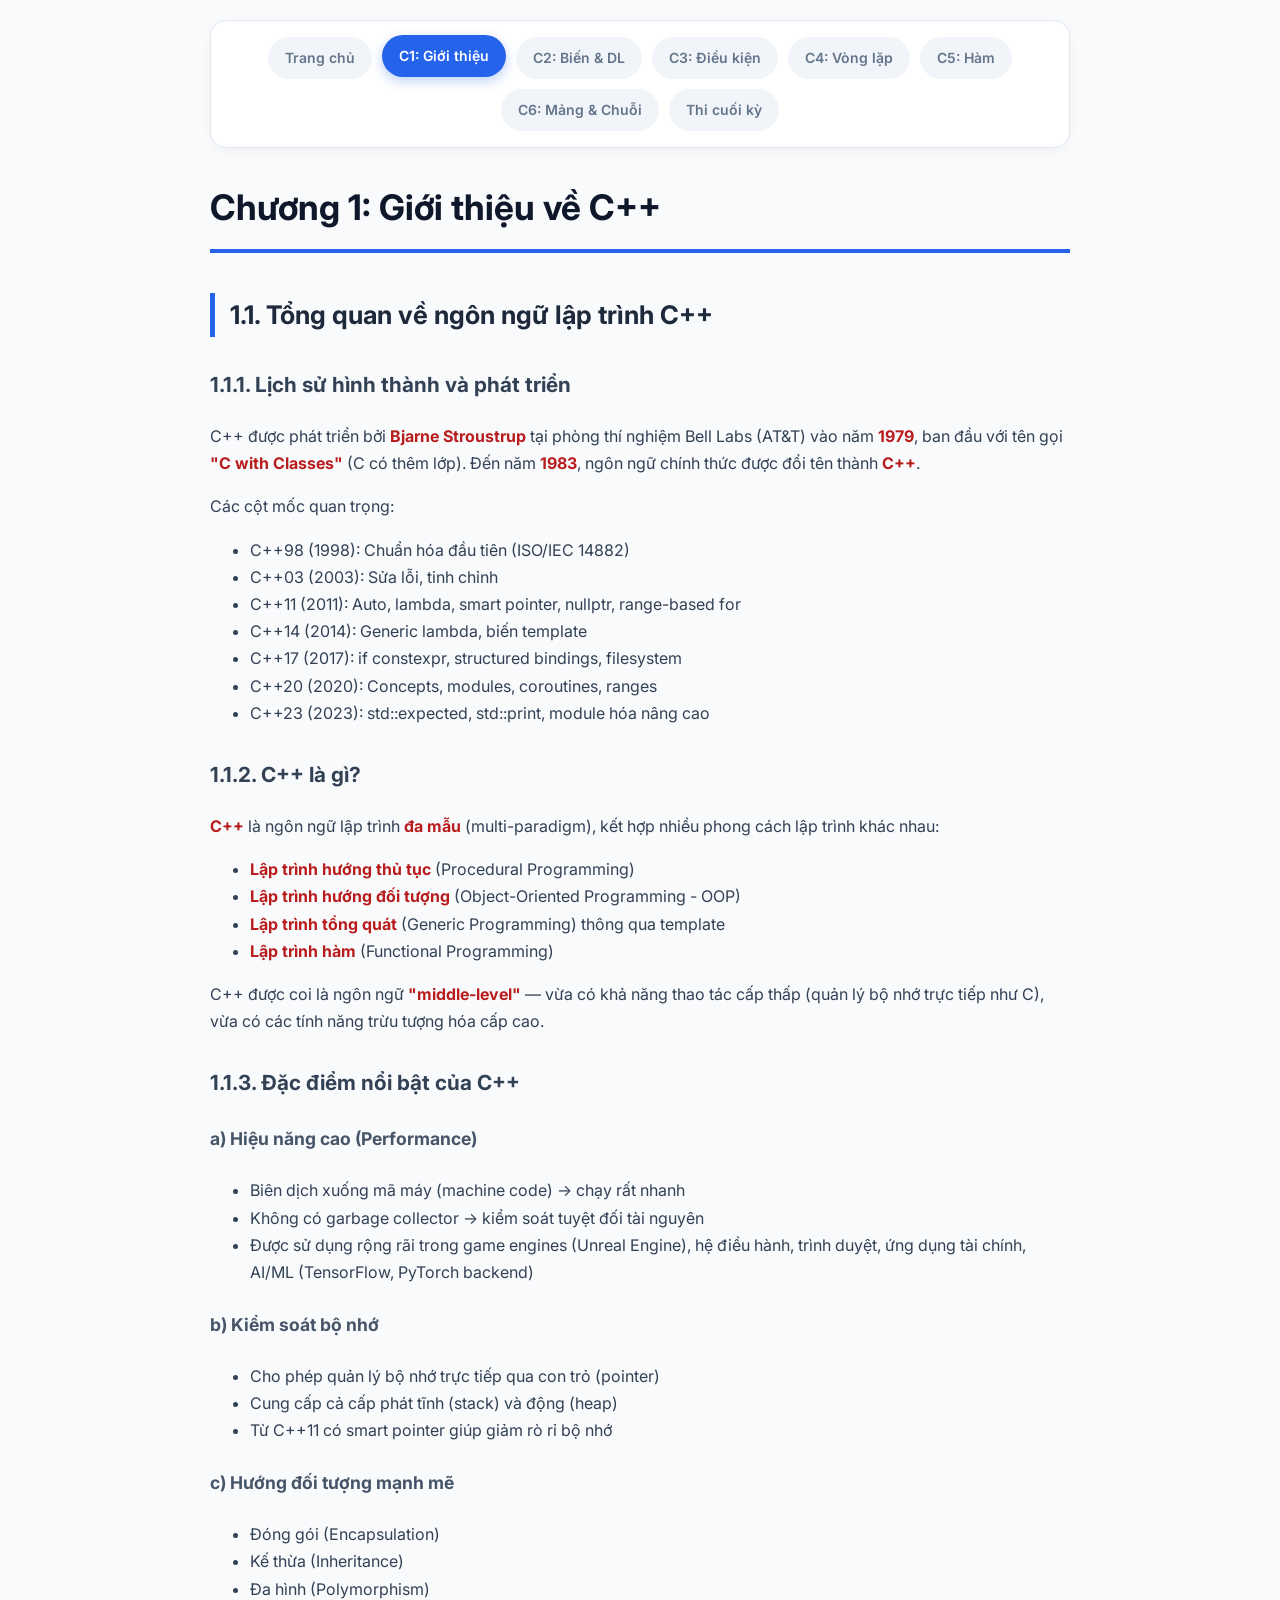
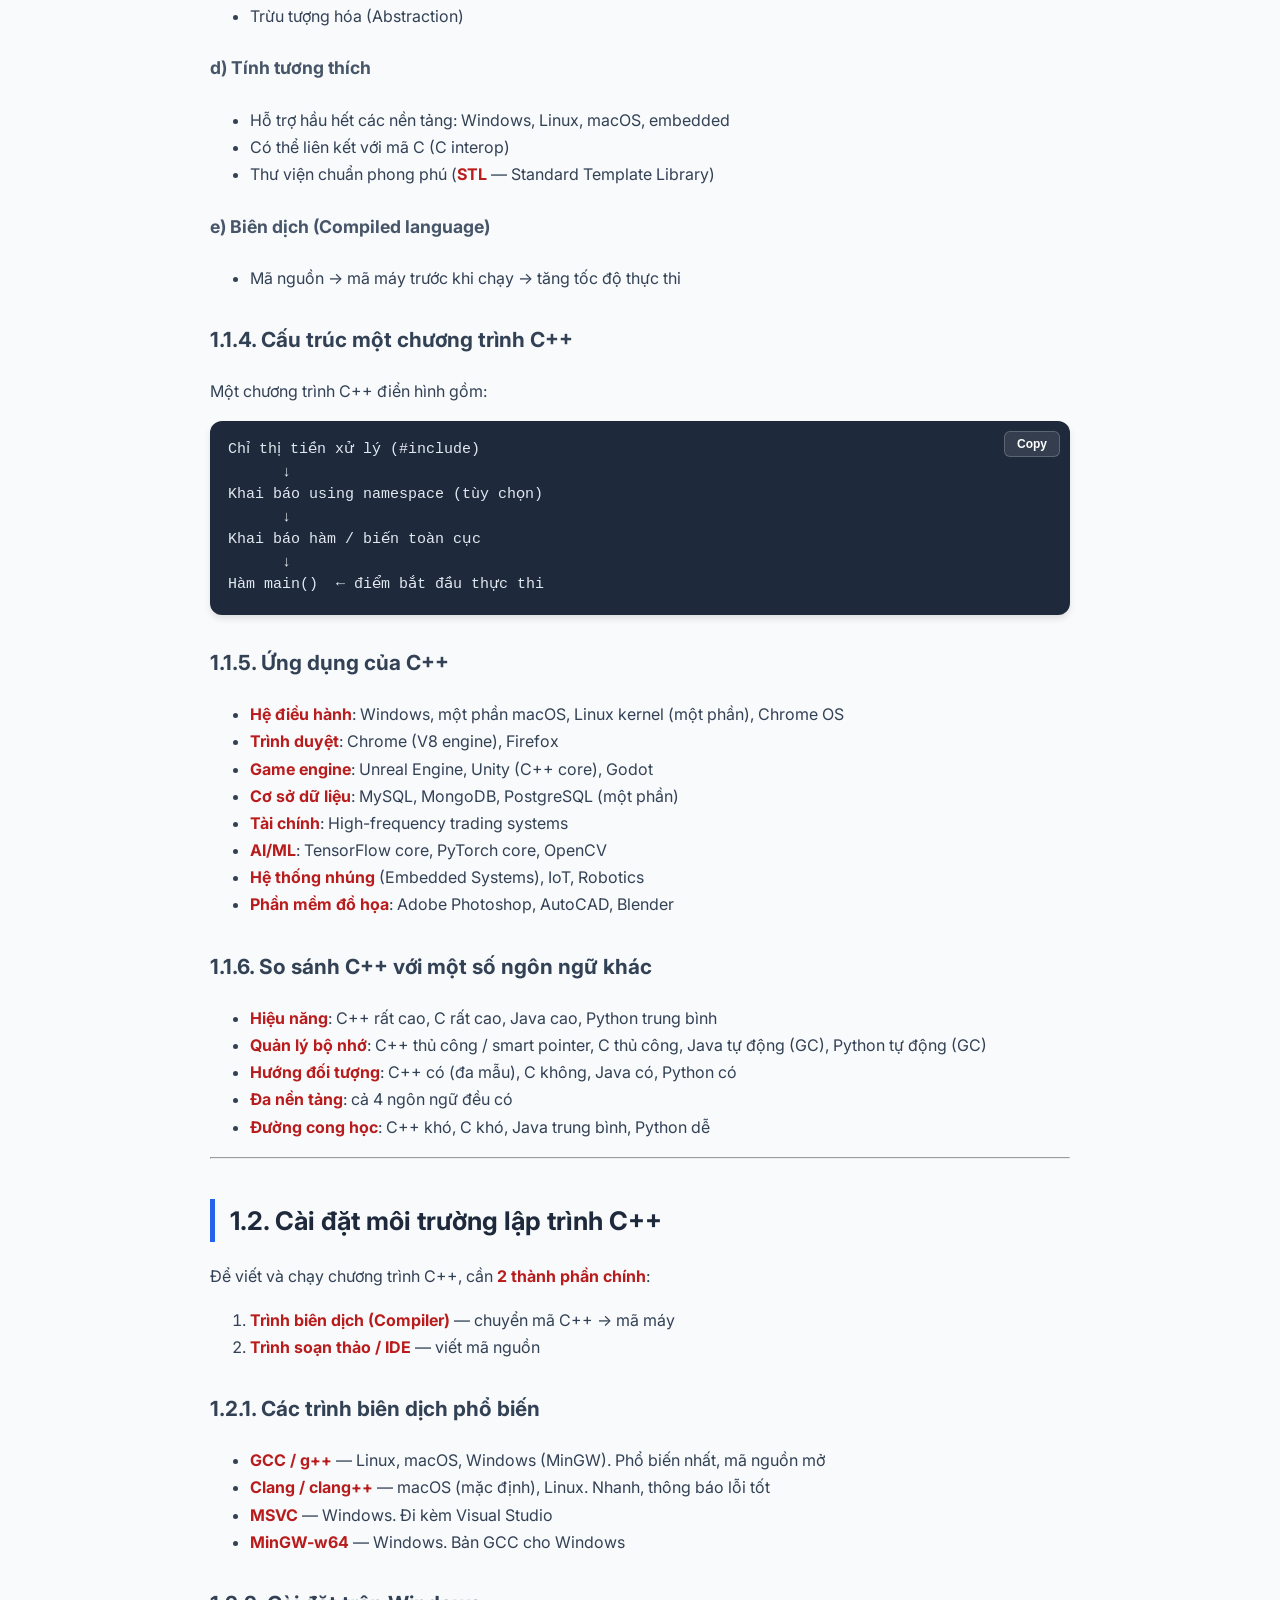
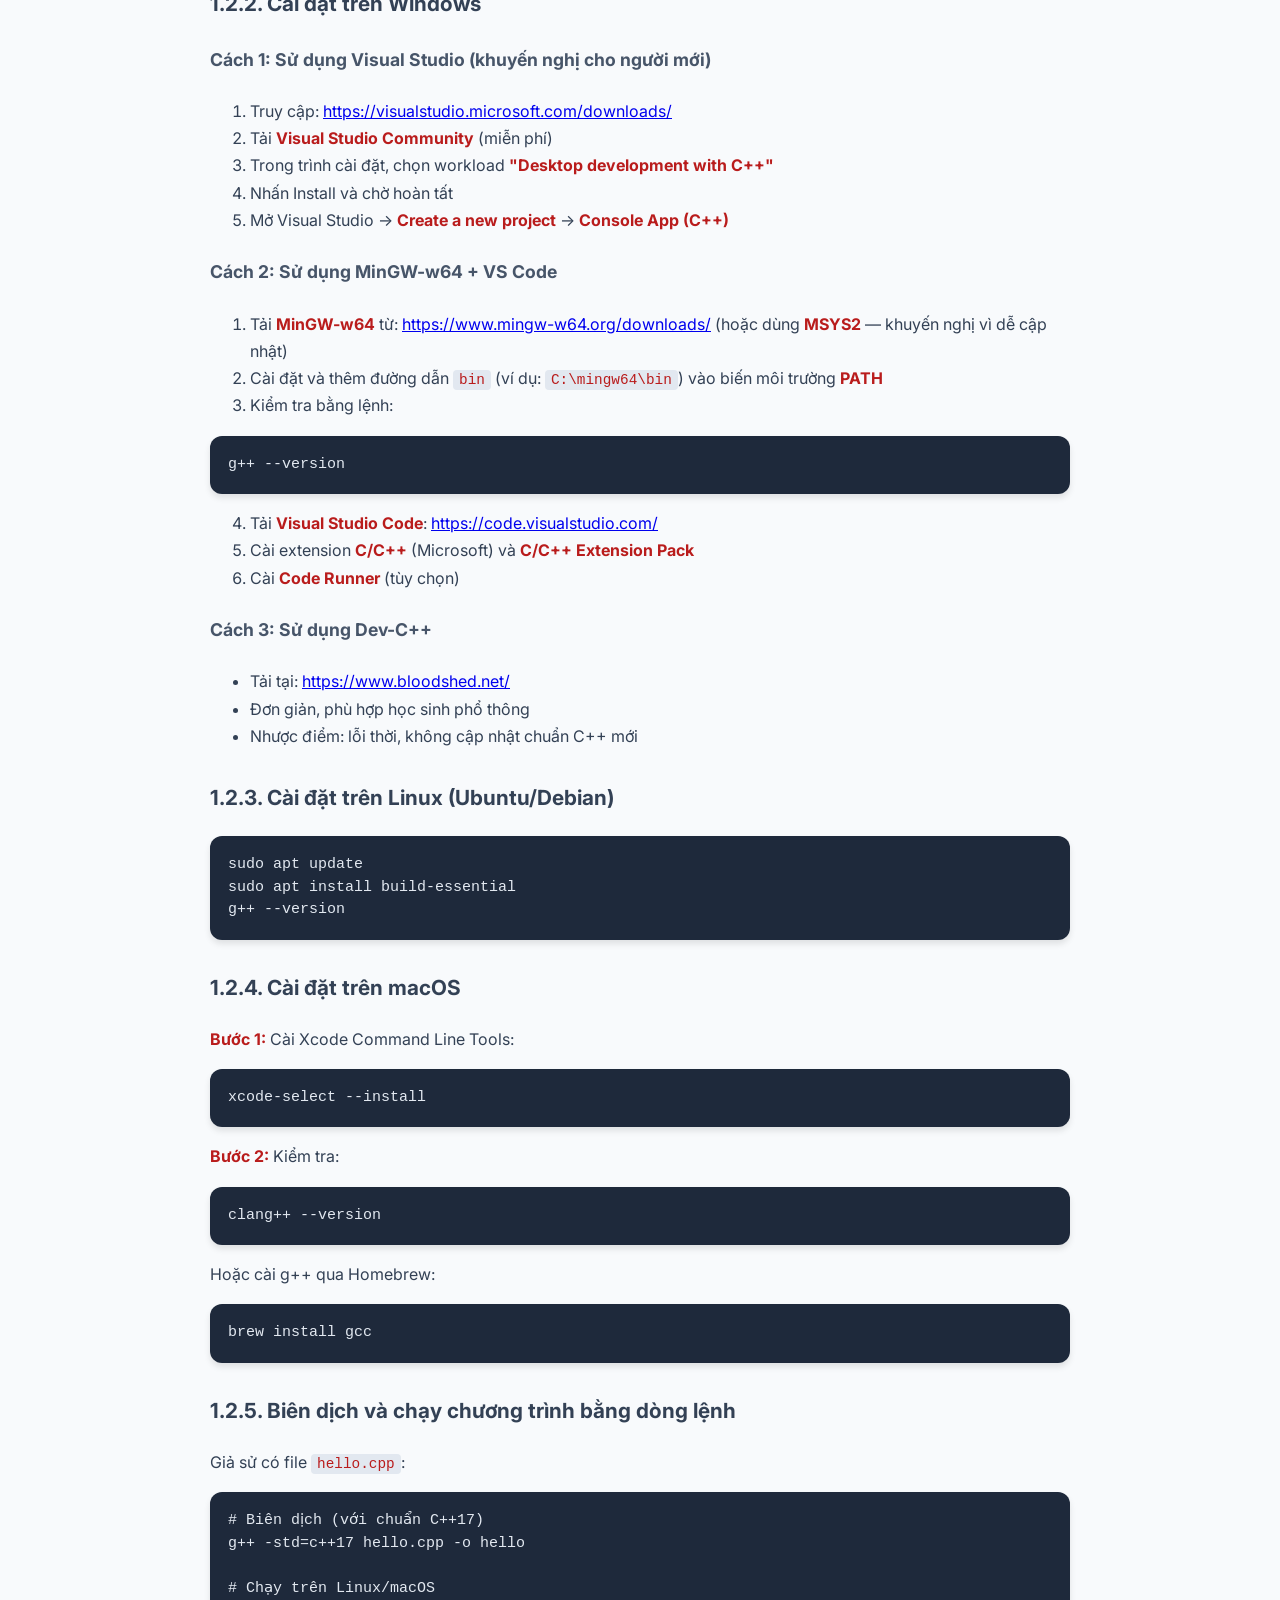
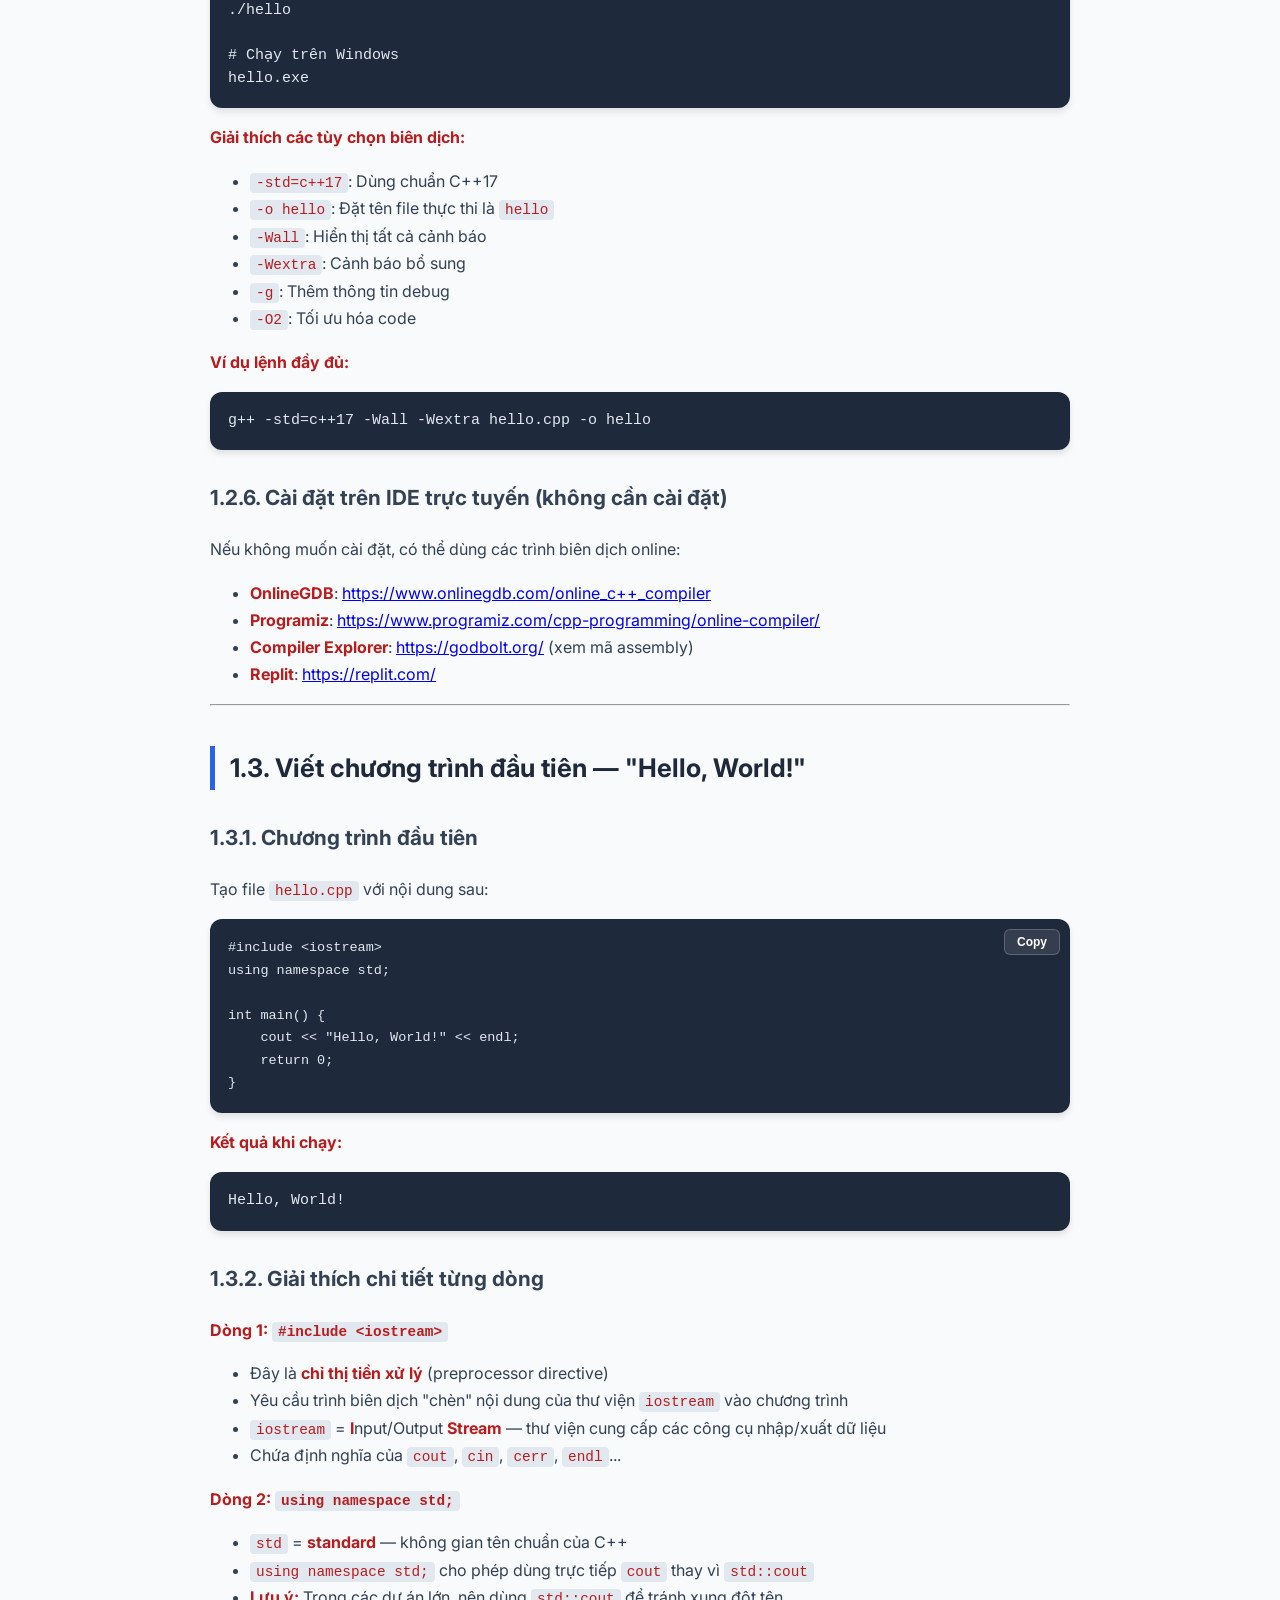
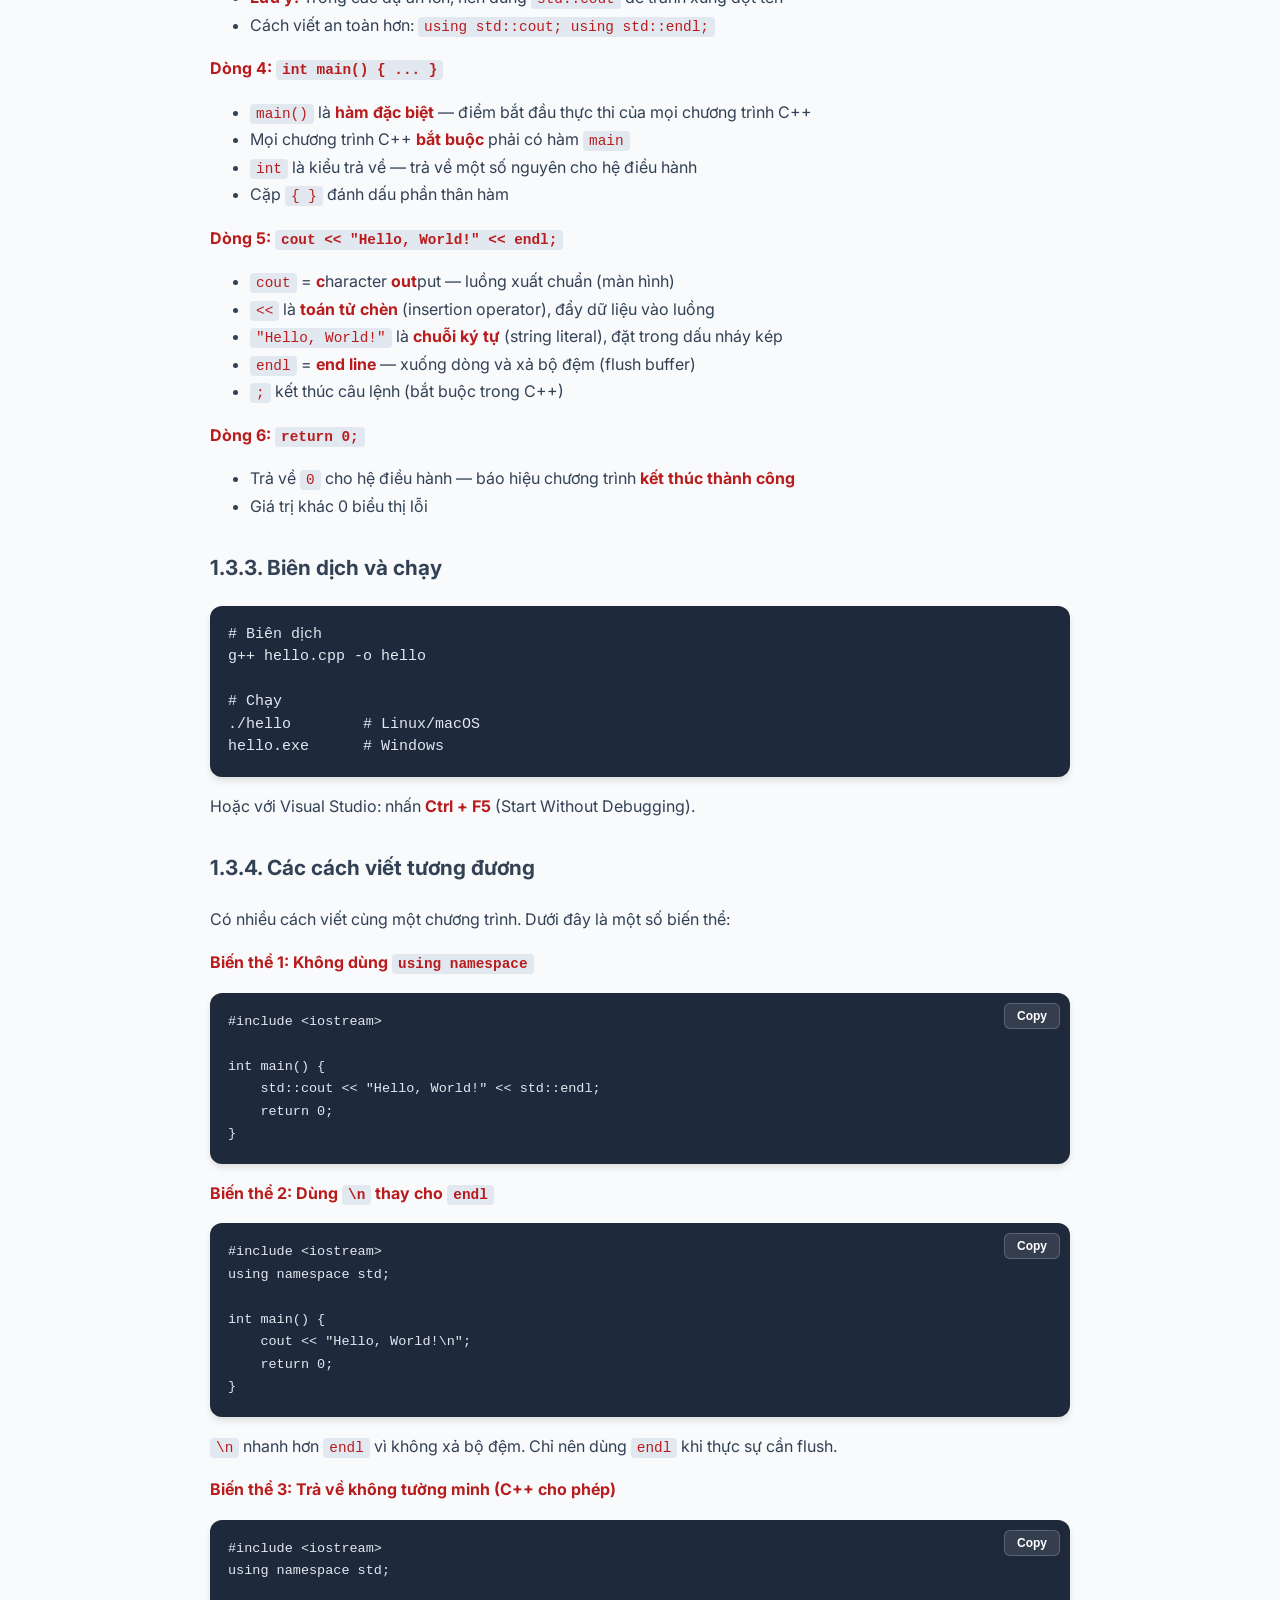
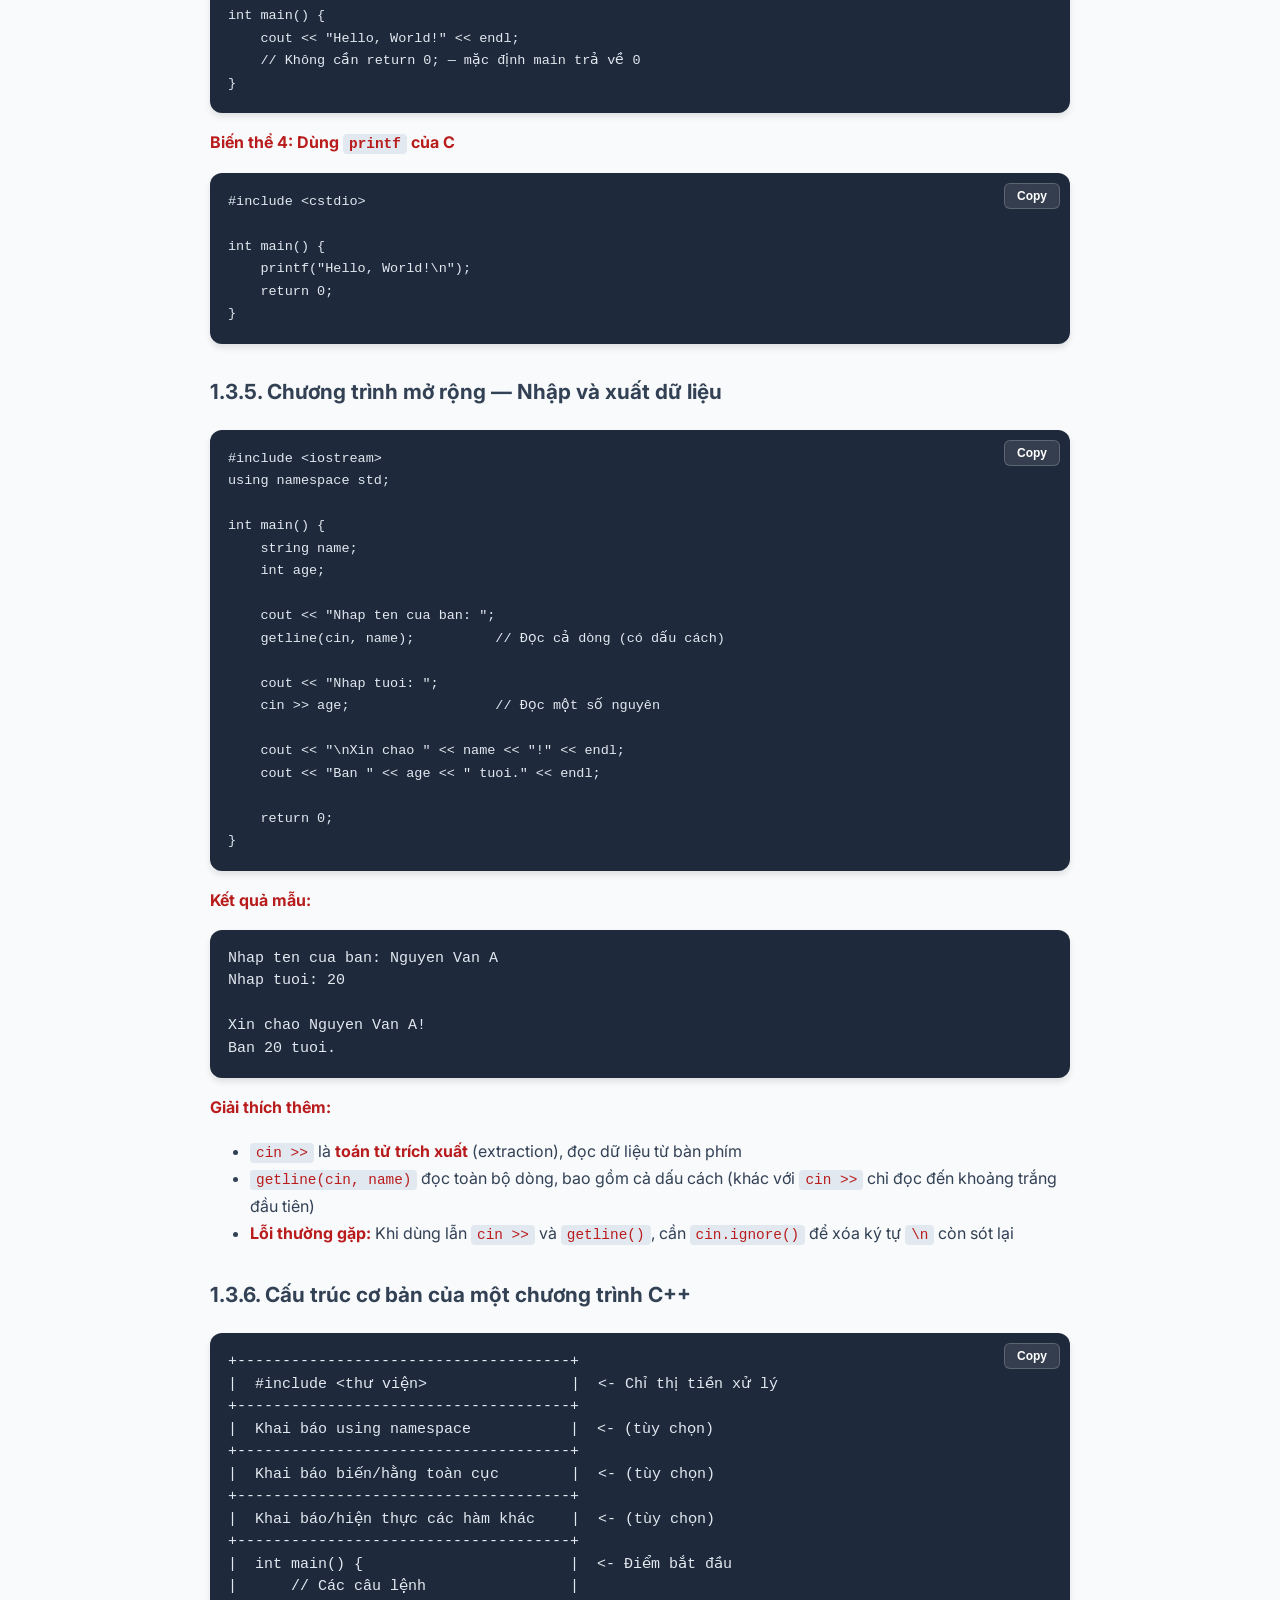
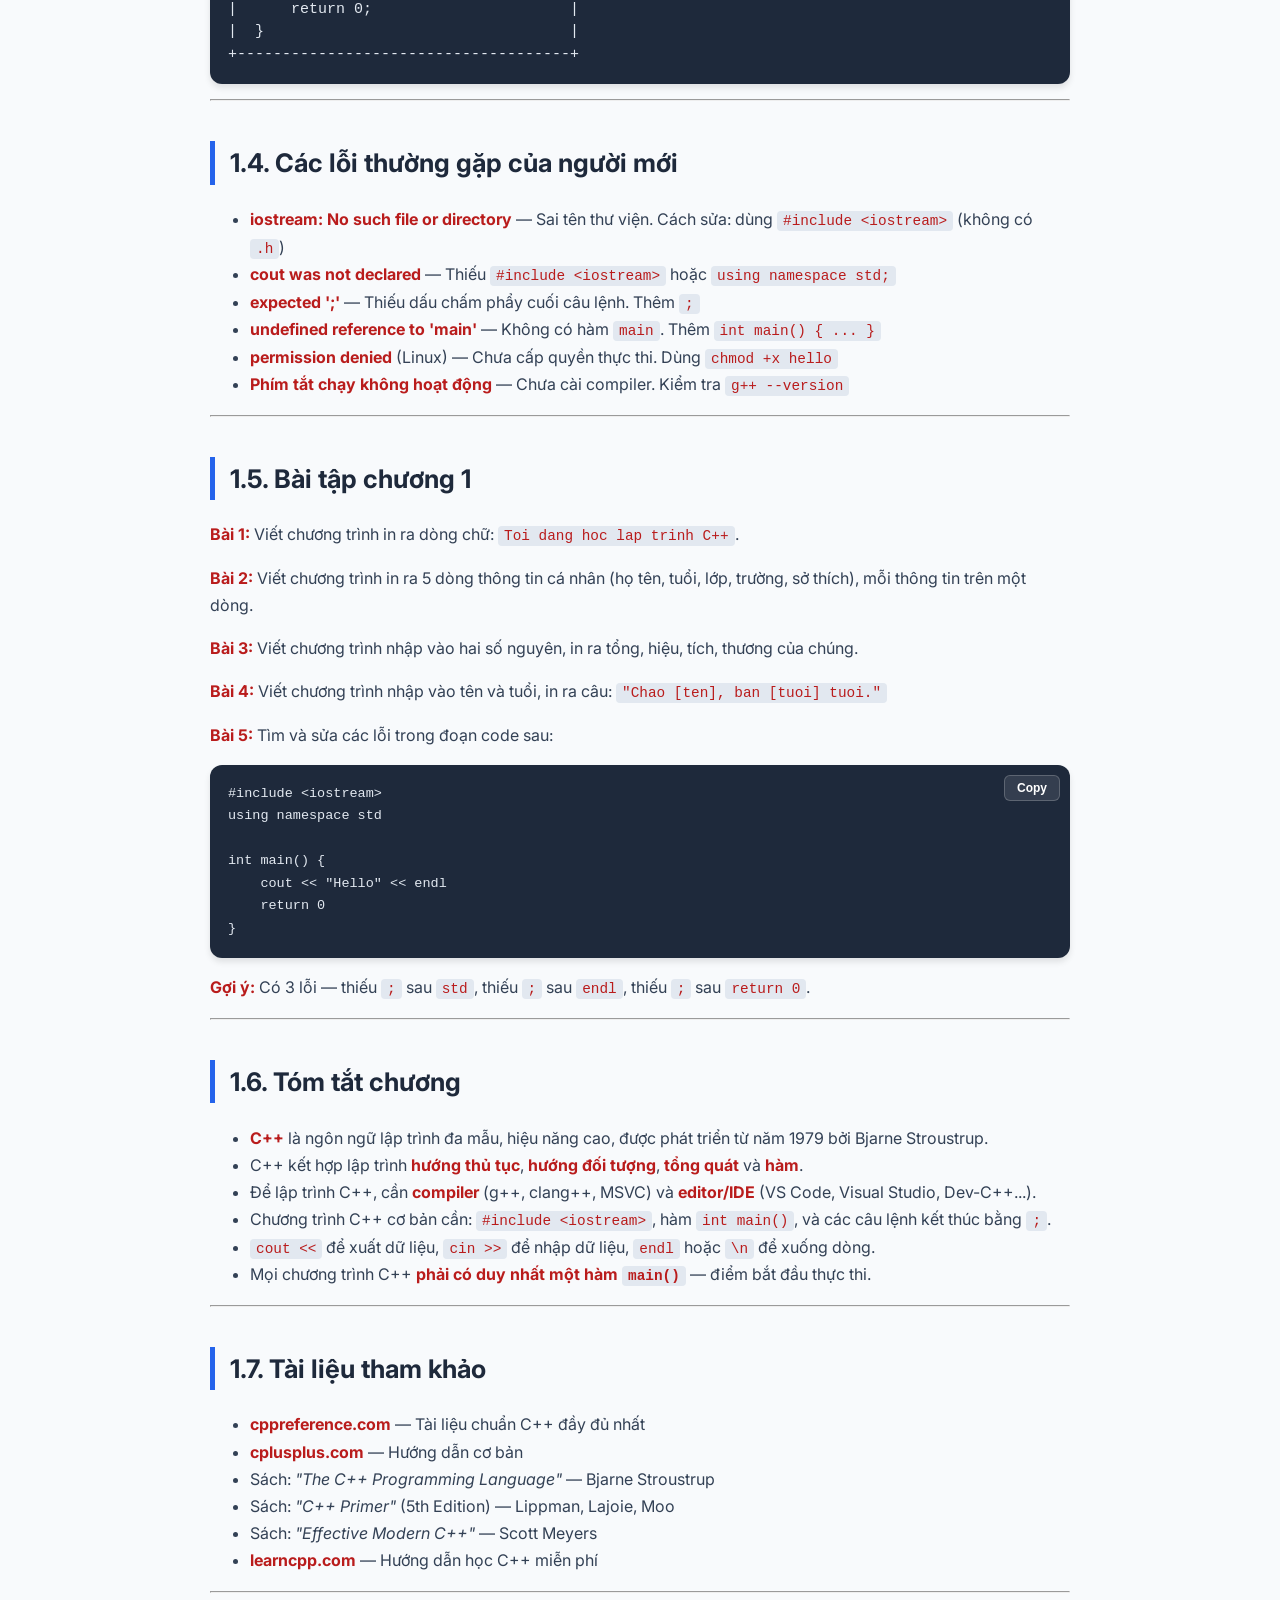
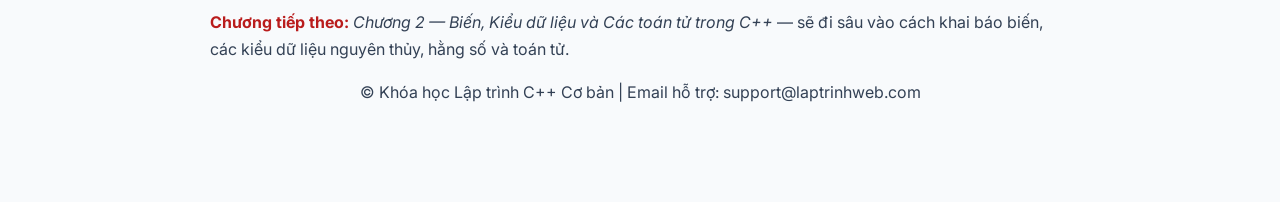
<file: chuong1.html>
<!DOCTYPE html>
<html>
<head>
<meta charset="UTF-8">
<title>Chương 1: Giới thiệu về C++</title>
<link rel="stylesheet" href="style.css">
</head>
<body>
<!-- ===== THANH TRẠNG THÁI CHƯƠNG ===== -->

    <div class="chapter-progress-inner">
        
        <a href="trangchu.html" class="chapter-step" data-chapter="1">
            <span class="step-number">1</span>
            <span class="step-label"> Trang chủ</span>
        </a>
         <div class="step-line"></div>
        <a href="chuong1.html" class="chapter-step" data-chapter="1">
            <span class="step-number">2</span>
            <span class="step-label">Giới thiệu C++</span>
        </a>
        <div class="step-line"></div>

        <a href="chuong2.html" class="chapter-step" data-chapter="2">
            <span class="step-number">3</span>
            <span class="step-label">Biến &amp; Kiểu dữ liệu</span>
        </a>
        <div class="step-line"></div>

        <a href="chuong3.html" class="chapter-step" data-chapter="3">
            <span class="step-number">4</span>
            <span class="step-label">Câu lệnh điều kiện</span>
        </a>
        <div class="step-line"></div>

        <a href="chuong4.html" class="chapter-step" data-chapter="4">
            <span class="step-number">5</span>
            <span class="step-label">Vòng lặp</span>
        </a>
        <div class="step-line"></div>

        <a href="chuong5.html" class="chapter-step" data-chapter="5">
            <span class="step-number">6</span>
            <span class="step-label">Hàm trong C++</span>
        </a>
        <div class="step-line"></div>

        <a href="chuong6.html" class="chapter-step" data-chapter="6">
            <span class="step-number">7</span>
            <span class="step-label">Mảng &amp; Chuỗi</span>
        </a>
    </div>
</div>

<h1>Chương 1: Giới thiệu về C++</h1>

<h2>1.1. Tổng quan về ngôn ngữ lập trình C++</h2>

<h3>1.1.1. Lịch sử hình thành và phát triển</h3>

<p>C++ được phát triển bởi <strong>Bjarne Stroustrup</strong> tại phòng thí nghiệm Bell Labs (AT&T) vào năm <strong>1979</strong>, ban đầu với tên gọi <strong>"C with Classes"</strong> (C có thêm lớp). Đến năm <strong>1983</strong>, ngôn ngữ chính thức được đổi tên thành <strong>C++</strong>.</p>

<p>Các cột mốc quan trọng:</p>

<ul>
<li>C++98 (1998): Chuẩn hóa đầu tiên (ISO/IEC 14882)</li>
<li>C++03 (2003): Sửa lỗi, tinh chỉnh</li>
<li>C++11 (2011): Auto, lambda, smart pointer, nullptr, range-based for</li>
<li>C++14 (2014): Generic lambda, biến template</li>
<li>C++17 (2017): if constexpr, structured bindings, filesystem</li>
<li>C++20 (2020): Concepts, modules, coroutines, ranges</li>
<li>C++23 (2023): std::expected, std::print, module hóa nâng cao</li>
</ul>

<h3>1.1.2. C++ là gì?</h3>

<p><strong>C++</strong> là ngôn ngữ lập trình <strong>đa mẫu</strong> (multi-paradigm), kết hợp nhiều phong cách lập trình khác nhau:</p>

<ul>
<li><strong>Lập trình hướng thủ tục</strong> (Procedural Programming)</li>
<li><strong>Lập trình hướng đối tượng</strong> (Object-Oriented Programming - OOP)</li>
<li><strong>Lập trình tổng quát</strong> (Generic Programming) thông qua template</li>
<li><strong>Lập trình hàm</strong> (Functional Programming)</li>
</ul>

<p>C++ được coi là ngôn ngữ <strong>"middle-level"</strong> — vừa có khả năng thao tác cấp thấp (quản lý bộ nhớ trực tiếp như C), vừa có các tính năng trừu tượng hóa cấp cao.</p>

<h3>1.1.3. Đặc điểm nổi bật của C++</h3>

<h4>a) Hiệu năng cao (Performance)</h4>
<ul>
<li>Biên dịch xuống mã máy (machine code) → chạy rất nhanh</li>
<li>Không có garbage collector → kiểm soát tuyệt đối tài nguyên</li>
<li>Được sử dụng rộng rãi trong game engines (Unreal Engine), hệ điều hành, trình duyệt, ứng dụng tài chính, AI/ML (TensorFlow, PyTorch backend)</li>
</ul>

<h4>b) Kiểm soát bộ nhớ</h4>
<ul>
<li>Cho phép quản lý bộ nhớ trực tiếp qua con trỏ (pointer)</li>
<li>Cung cấp cả cấp phát tĩnh (stack) và động (heap)</li>
<li>Từ C++11 có smart pointer giúp giảm rò rỉ bộ nhớ</li>
</ul>

<h4>c) Hướng đối tượng mạnh mẽ</h4>
<ul>
<li>Đóng gói (Encapsulation)</li>
<li>Kế thừa (Inheritance)</li>
<li>Đa hình (Polymorphism)</li>
<li>Trừu tượng hóa (Abstraction)</li>
</ul>

<h4>d) Tính tương thích</h4>
<ul>
<li>Hỗ trợ hầu hết các nền tảng: Windows, Linux, macOS, embedded</li>
<li>Có thể liên kết với mã C (C interop)</li>
<li>Thư viện chuẩn phong phú (<strong>STL</strong> — Standard Template Library)</li>
</ul>

<h4>e) Biên dịch (Compiled language)</h4>
<ul>
<li>Mã nguồn → mã máy trước khi chạy → tăng tốc độ thực thi</li>
</ul>

<h3>1.1.4. Cấu trúc một chương trình C++</h3>

<p>Một chương trình C++ điển hình gồm:</p>

<pre>
Chỉ thị tiền xử lý (#include)
      ↓
Khai báo using namespace (tùy chọn)
      ↓
Khai báo hàm / biến toàn cục
      ↓
Hàm main()  ← điểm bắt đầu thực thi
</pre>

<h3>1.1.5. Ứng dụng của C++</h3>

<ul>
<li><strong>Hệ điều hành</strong>: Windows, một phần macOS, Linux kernel (một phần), Chrome OS</li>
<li><strong>Trình duyệt</strong>: Chrome (V8 engine), Firefox</li>
<li><strong>Game engine</strong>: Unreal Engine, Unity (C++ core), Godot</li>
<li><strong>Cơ sở dữ liệu</strong>: MySQL, MongoDB, PostgreSQL (một phần)</li>
<li><strong>Tài chính</strong>: High-frequency trading systems</li>
<li><strong>AI/ML</strong>: TensorFlow core, PyTorch core, OpenCV</li>
<li><strong>Hệ thống nhúng</strong> (Embedded Systems), IoT, Robotics</li>
<li><strong>Phần mềm đồ họa</strong>: Adobe Photoshop, AutoCAD, Blender</li>
</ul>

<h3>1.1.6. So sánh C++ với một số ngôn ngữ khác</h3>

<ul>
<li><strong>Hiệu năng</strong>: C++ rất cao, C rất cao, Java cao, Python trung bình</li>
<li><strong>Quản lý bộ nhớ</strong>: C++ thủ công / smart pointer, C thủ công, Java tự động (GC), Python tự động (GC)</li>
<li><strong>Hướng đối tượng</strong>: C++ có (đa mẫu), C không, Java có, Python có</li>
<li><strong>Đa nền tảng</strong>: cả 4 ngôn ngữ đều có</li>
<li><strong>Đường cong học</strong>: C++ khó, C khó, Java trung bình, Python dễ</li>
</ul>

<hr>

<h2>1.2. Cài đặt môi trường lập trình C++</h2>

<p>Để viết và chạy chương trình C++, cần <strong>2 thành phần chính</strong>:</p>

<ol>
<li><strong>Trình biên dịch (Compiler)</strong> — chuyển mã C++ → mã máy</li>
<li><strong>Trình soạn thảo / IDE</strong> — viết mã nguồn</li>
</ol>

<h3>1.2.1. Các trình biên dịch phổ biến</h3>

<ul>
<li><strong>GCC / g++</strong> — Linux, macOS, Windows (MinGW). Phổ biến nhất, mã nguồn mở</li>
<li><strong>Clang / clang++</strong> — macOS (mặc định), Linux. Nhanh, thông báo lỗi tốt</li>
<li><strong>MSVC</strong> — Windows. Đi kèm Visual Studio</li>
<li><strong>MinGW-w64</strong> — Windows. Bản GCC cho Windows</li>
</ul>

<h3>1.2.2. Cài đặt trên Windows</h3>

<h4>Cách 1: Sử dụng Visual Studio (khuyến nghị cho người mới)</h4>

<ol>
<li>Truy cập: <a href="https://visualstudio.microsoft.com/downloads/">https://visualstudio.microsoft.com/downloads/</a></li>
<li>Tải <strong>Visual Studio Community</strong> (miễn phí)</li>
<li>Trong trình cài đặt, chọn workload <strong>"Desktop development with C++"</strong></li>
<li>Nhấn Install và chờ hoàn tất</li>
<li>Mở Visual Studio → <strong>Create a new project</strong> → <strong>Console App (C++)</strong></li>
</ol>

<h4>Cách 2: Sử dụng MinGW-w64 + VS Code</h4>

<ol>
<li>Tải <strong>MinGW-w64</strong> từ: <a href="https://www.mingw-w64.org/downloads/">https://www.mingw-w64.org/downloads/</a> (hoặc dùng <strong>MSYS2</strong> — khuyến nghị vì dễ cập nhật)</li>
<li>Cài đặt và thêm đường dẫn <code>bin</code> (ví dụ: <code>C:\mingw64\bin</code>) vào biến môi trường <strong>PATH</strong></li>
<li>Kiểm tra bằng lệnh:</li>
</ol>

<pre>g++ --version</pre>

<ol start="4">
<li>Tải <strong>Visual Studio Code</strong>: <a href="https://code.visualstudio.com/">https://code.visualstudio.com/</a></li>
<li>Cài extension <strong>C/C++</strong> (Microsoft) và <strong>C/C++ Extension Pack</strong></li>
<li>Cài <strong>Code Runner</strong> (tùy chọn)</li>
</ol>

<h4>Cách 3: Sử dụng Dev-C++</h4>

<ul>
<li>Tải tại: <a href="https://www.bloodshed.net/">https://www.bloodshed.net/</a></li>
<li>Đơn giản, phù hợp học sinh phổ thông</li>
<li>Nhược điểm: lỗi thời, không cập nhật chuẩn C++ mới</li>
</ul>

<h3>1.2.3. Cài đặt trên Linux (Ubuntu/Debian)</h3>

<pre>
sudo apt update
sudo apt install build-essential
g++ --version
</pre>

<h3>1.2.4. Cài đặt trên macOS</h3>

<p><strong>Bước 1:</strong> Cài Xcode Command Line Tools:</p>

<pre>xcode-select --install</pre>

<p><strong>Bước 2:</strong> Kiểm tra:</p>

<pre>clang++ --version</pre>

<p>Hoặc cài g++ qua Homebrew:</p>

<pre>brew install gcc</pre>

<h3>1.2.5. Biên dịch và chạy chương trình bằng dòng lệnh</h3>

<p>Giả sử có file <code>hello.cpp</code>:</p>

<pre>
# Biên dịch (với chuẩn C++17)
g++ -std=c++17 hello.cpp -o hello

# Chạy trên Linux/macOS
./hello

# Chạy trên Windows
hello.exe
</pre>

<p><strong>Giải thích các tùy chọn biên dịch:</strong></p>

<ul>
<li><code>-std=c++17</code>: Dùng chuẩn C++17</li>
<li><code>-o hello</code>: Đặt tên file thực thi là <code>hello</code></li>
<li><code>-Wall</code>: Hiển thị tất cả cảnh báo</li>
<li><code>-Wextra</code>: Cảnh báo bổ sung</li>
<li><code>-g</code>: Thêm thông tin debug</li>
<li><code>-O2</code>: Tối ưu hóa code</li>
</ul>

<p><strong>Ví dụ lệnh đầy đủ:</strong></p>

<pre>g++ -std=c++17 -Wall -Wextra hello.cpp -o hello</pre>

<h3>1.2.6. Cài đặt trên IDE trực tuyến (không cần cài đặt)</h3>

<p>Nếu không muốn cài đặt, có thể dùng các trình biên dịch online:</p>

<ul>
<li><strong>OnlineGDB</strong>: <a href="https://www.onlinegdb.com/online_c++_compiler">https://www.onlinegdb.com/online_c++_compiler</a></li>
<li><strong>Programiz</strong>: <a href="https://www.programiz.com/cpp-programming/online-compiler/">https://www.programiz.com/cpp-programming/online-compiler/</a></li>
<li><strong>Compiler Explorer</strong>: <a href="https://godbolt.org/">https://godbolt.org/</a> (xem mã assembly)</li>
<li><strong>Replit</strong>: <a href="https://replit.com/">https://replit.com/</a></li>
</ul>

<hr>

<h2>1.3. Viết chương trình đầu tiên — "Hello, World!"</h2>

<h3>1.3.1. Chương trình đầu tiên</h3>

<p>Tạo file <code>hello.cpp</code> với nội dung sau:</p>

<pre><code>#include &lt;iostream&gt;
using namespace std;

int main() {
    cout &lt;&lt; "Hello, World!" &lt;&lt; endl;
    return 0;
}</code></pre>

<p><strong>Kết quả khi chạy:</strong></p>

<pre>Hello, World!</pre>

<h3>1.3.2. Giải thích chi tiết từng dòng</h3>

<p><strong>Dòng 1: <code>#include &lt;iostream&gt;</code></strong></p>

<ul>
<li>Đây là <strong>chỉ thị tiền xử lý</strong> (preprocessor directive)</li>
<li>Yêu cầu trình biên dịch "chèn" nội dung của thư viện <code>iostream</code> vào chương trình</li>
<li><code>iostream</code> = <strong>I</strong>nput/Output <strong>Stream</strong> — thư viện cung cấp các công cụ nhập/xuất dữ liệu</li>
<li>Chứa định nghĩa của <code>cout</code>, <code>cin</code>, <code>cerr</code>, <code>endl</code>...</li>
</ul>

<p><strong>Dòng 2: <code>using namespace std;</code></strong></p>

<ul>
<li><code>std</code> = <strong>standard</strong> — không gian tên chuẩn của C++</li>
<li><code>using namespace std;</code> cho phép dùng trực tiếp <code>cout</code> thay vì <code>std::cout</code></li>
<li><strong>Lưu ý:</strong> Trong các dự án lớn, nên dùng <code>std::cout</code> để tránh xung đột tên</li>
<li>Cách viết an toàn hơn: <code>using std::cout; using std::endl;</code></li>
</ul>

<p><strong>Dòng 4: <code>int main() { ... }</code></strong></p>

<ul>
<li><code>main()</code> là <strong>hàm đặc biệt</strong> — điểm bắt đầu thực thi của mọi chương trình C++</li>
<li>Mọi chương trình C++ <strong>bắt buộc</strong> phải có hàm <code>main</code></li>
<li><code>int</code> là kiểu trả về — trả về một số nguyên cho hệ điều hành</li>
<li>Cặp <code>{ }</code> đánh dấu phần thân hàm</li>
</ul>

<p><strong>Dòng 5: <code>cout &lt;&lt; "Hello, World!" &lt;&lt; endl;</code></strong></p>

<ul>
<li><code>cout</code> = <strong>c</strong>haracter <strong>out</strong>put — luồng xuất chuẩn (màn hình)</li>
<li><code>&lt;&lt;</code> là <strong>toán tử chèn</strong> (insertion operator), đẩy dữ liệu vào luồng</li>
<li><code>"Hello, World!"</code> là <strong>chuỗi ký tự</strong> (string literal), đặt trong dấu nháy kép</li>
<li><code>endl</code> = <strong>end line</strong> — xuống dòng và xả bộ đệm (flush buffer)</li>
<li><code>;</code> kết thúc câu lệnh (bắt buộc trong C++)</li>
</ul>

<p><strong>Dòng 6: <code>return 0;</code></strong></p>

<ul>
<li>Trả về <code>0</code> cho hệ điều hành — báo hiệu chương trình <strong>kết thúc thành công</strong></li>
<li>Giá trị khác 0 biểu thị lỗi</li>
</ul>

<h3>1.3.3. Biên dịch và chạy</h3>

<pre>
# Biên dịch
g++ hello.cpp -o hello

# Chạy
./hello        # Linux/macOS
hello.exe      # Windows
</pre>

<p>Hoặc với Visual Studio: nhấn <strong>Ctrl + F5</strong> (Start Without Debugging).</p>

<h3>1.3.4. Các cách viết tương đương</h3>

<p>Có nhiều cách viết cùng một chương trình. Dưới đây là một số biến thể:</p>

<p><strong>Biến thể 1: Không dùng <code>using namespace</code></strong></p>

<pre><code>#include &lt;iostream&gt;

int main() {
    std::cout &lt;&lt; "Hello, World!" &lt;&lt; std::endl;
    return 0;
}</code></pre>

<p><strong>Biến thể 2: Dùng <code>\n</code> thay cho <code>endl</code></strong></p>

<pre><code>#include &lt;iostream&gt;
using namespace std;

int main() {
    cout &lt;&lt; "Hello, World!\n";
    return 0;
}</code></pre>

<p><code>\n</code> nhanh hơn <code>endl</code> vì không xả bộ đệm. Chỉ nên dùng <code>endl</code> khi thực sự cần flush.</p>

<p><strong>Biến thể 3: Trả về không tường minh (C++ cho phép)</strong></p>

<pre><code>#include &lt;iostream&gt;
using namespace std;

int main() {
    cout &lt;&lt; "Hello, World!" &lt;&lt; endl;
    // Không cần return 0; — mặc định main trả về 0
}</code></pre>

<p><strong>Biến thể 4: Dùng <code>printf</code> của C</strong></p>

<pre><code>#include &lt;cstdio&gt;

int main() {
    printf("Hello, World!\n");
    return 0;
}</code></pre>

<h3>1.3.5. Chương trình mở rộng — Nhập và xuất dữ liệu</h3>

<pre><code>#include &lt;iostream&gt;
using namespace std;

int main() {
    string name;
    int age;
    
    cout &lt;&lt; "Nhap ten cua ban: ";
    getline(cin, name);          // Đọc cả dòng (có dấu cách)
    
    cout &lt;&lt; "Nhap tuoi: ";
    cin &gt;&gt; age;                  // Đọc một số nguyên
    
    cout &lt;&lt; "\nXin chao " &lt;&lt; name &lt;&lt; "!" &lt;&lt; endl;
    cout &lt;&lt; "Ban " &lt;&lt; age &lt;&lt; " tuoi." &lt;&lt; endl;
    
    return 0;
}</code></pre>

<p><strong>Kết quả mẫu:</strong></p>

<pre>Nhap ten cua ban: Nguyen Van A
Nhap tuoi: 20

Xin chao Nguyen Van A!
Ban 20 tuoi.</pre>

<p><strong>Giải thích thêm:</strong></p>

<ul>
<li><code>cin &gt;&gt;</code> là <strong>toán tử trích xuất</strong> (extraction), đọc dữ liệu từ bàn phím</li>
<li><code>getline(cin, name)</code> đọc toàn bộ dòng, bao gồm cả dấu cách (khác với <code>cin &gt;&gt;</code> chỉ đọc đến khoảng trắng đầu tiên)</li>
<li><strong>Lỗi thường gặp:</strong> Khi dùng lẫn <code>cin &gt;&gt;</code> và <code>getline()</code>, cần <code>cin.ignore()</code> để xóa ký tự <code>\n</code> còn sót lại</li>
</ul>

<h3>1.3.6. Cấu trúc cơ bản của một chương trình C++</h3>

<pre>
+-------------------------------------+
|  #include &lt;thư viện&gt;                |  <- Chỉ thị tiền xử lý
+-------------------------------------+
|  Khai báo using namespace           |  <- (tùy chọn)
+-------------------------------------+
|  Khai báo biến/hằng toàn cục        |  <- (tùy chọn)
+-------------------------------------+
|  Khai báo/hiện thực các hàm khác    |  <- (tùy chọn)
+-------------------------------------+
|  int main() {                       |  <- Điểm bắt đầu
|      // Các câu lệnh                |
|      return 0;                      |
|  }                                  |
+-------------------------------------+
</pre>

<hr>

<h2>1.4. Các lỗi thường gặp của người mới</h2>

<ul>
<li><strong>iostream: No such file or directory</strong> — Sai tên thư viện. Cách sửa: dùng <code>#include &lt;iostream&gt;</code> (không có <code>.h</code>)</li>
<li><strong>cout was not declared</strong> — Thiếu <code>#include &lt;iostream&gt;</code> hoặc <code>using namespace std;</code></li>
<li><strong>expected ';'</strong> — Thiếu dấu chấm phẩy cuối câu lệnh. Thêm <code>;</code></li>
<li><strong>undefined reference to 'main'</strong> — Không có hàm <code>main</code>. Thêm <code>int main() { ... }</code></li>
<li><strong>permission denied</strong> (Linux) — Chưa cấp quyền thực thi. Dùng <code>chmod +x hello</code></li>
<li><strong>Phím tắt chạy không hoạt động</strong> — Chưa cài compiler. Kiểm tra <code>g++ --version</code></li>
</ul>

<hr>

<h2>1.5. Bài tập chương 1</h2>

<p><strong>Bài 1:</strong> Viết chương trình in ra dòng chữ: <code>Toi dang hoc lap trinh C++</code>.</p>

<p><strong>Bài 2:</strong> Viết chương trình in ra 5 dòng thông tin cá nhân (họ tên, tuổi, lớp, trường, sở thích), mỗi thông tin trên một dòng.</p>

<p><strong>Bài 3:</strong> Viết chương trình nhập vào hai số nguyên, in ra tổng, hiệu, tích, thương của chúng.</p>

<p><strong>Bài 4:</strong> Viết chương trình nhập vào tên và tuổi, in ra câu: <code>"Chao [ten], ban [tuoi] tuoi."</code></p>

<p><strong>Bài 5:</strong> Tìm và sửa các lỗi trong đoạn code sau:</p>

<pre><code>#include &lt;iostream&gt;
using namespace std

int main() {
    cout &lt;&lt; "Hello" &lt;&lt; endl
    return 0
}</code></pre>

<p><strong>Gợi ý:</strong> Có 3 lỗi — thiếu <code>;</code> sau <code>std</code>, thiếu <code>;</code> sau <code>endl</code>, thiếu <code>;</code> sau <code>return 0</code>.</p>

<hr>

<h2>1.6. Tóm tắt chương</h2>

<ul>
<li><strong>C++</strong> là ngôn ngữ lập trình đa mẫu, hiệu năng cao, được phát triển từ năm 1979 bởi Bjarne Stroustrup.</li>
<li>C++ kết hợp lập trình <strong>hướng thủ tục</strong>, <strong>hướng đối tượng</strong>, <strong>tổng quát</strong> và <strong>hàm</strong>.</li>
<li>Để lập trình C++, cần <strong>compiler</strong> (g++, clang++, MSVC) và <strong>editor/IDE</strong> (VS Code, Visual Studio, Dev-C++...).</li>
<li>Chương trình C++ cơ bản cần: <code>#include &lt;iostream&gt;</code>, hàm <code>int main()</code>, và các câu lệnh kết thúc bằng <code>;</code>.</li>
<li><code>cout &lt;&lt;</code> để xuất dữ liệu, <code>cin &gt;&gt;</code> để nhập dữ liệu, <code>endl</code> hoặc <code>\n</code> để xuống dòng.</li>
<li>Mọi chương trình C++ <strong>phải có duy nhất một hàm <code>main()</code></strong> — điểm bắt đầu thực thi.</li>
</ul>

<hr>

<h2>1.7. Tài liệu tham khảo</h2>

<ul>
<li><strong>cppreference.com</strong> — Tài liệu chuẩn C++ đầy đủ nhất</li>
<li><strong>cplusplus.com</strong> — Hướng dẫn cơ bản</li>
<li>Sách: <em>"The C++ Programming Language"</em> — Bjarne Stroustrup</li>
<li>Sách: <em>"C++ Primer"</em> (5th Edition) — Lippman, Lajoie, Moo</li>
<li>Sách: <em>"Effective Modern C++"</em> — Scott Meyers</li>
<li><strong>learncpp.com</strong> — Hướng dẫn học C++ miễn phí</li>
</ul>

<hr>

<p><strong>Chương tiếp theo:</strong> <em>Chương 2 — Biến, Kiểu dữ liệu và Các toán tử trong C++</em> — sẽ đi sâu vào cách khai báo biến, các kiểu dữ liệu nguyên thủy, hằng số và toán tử.</p>

 <p align="center">
        &copy; Khóa học Lập trình C++ Cơ bản | Email hỗ trợ: support@laptrinhweb.com
    </p>
<script src="script.js"></script>
</body>
</html>
</file>
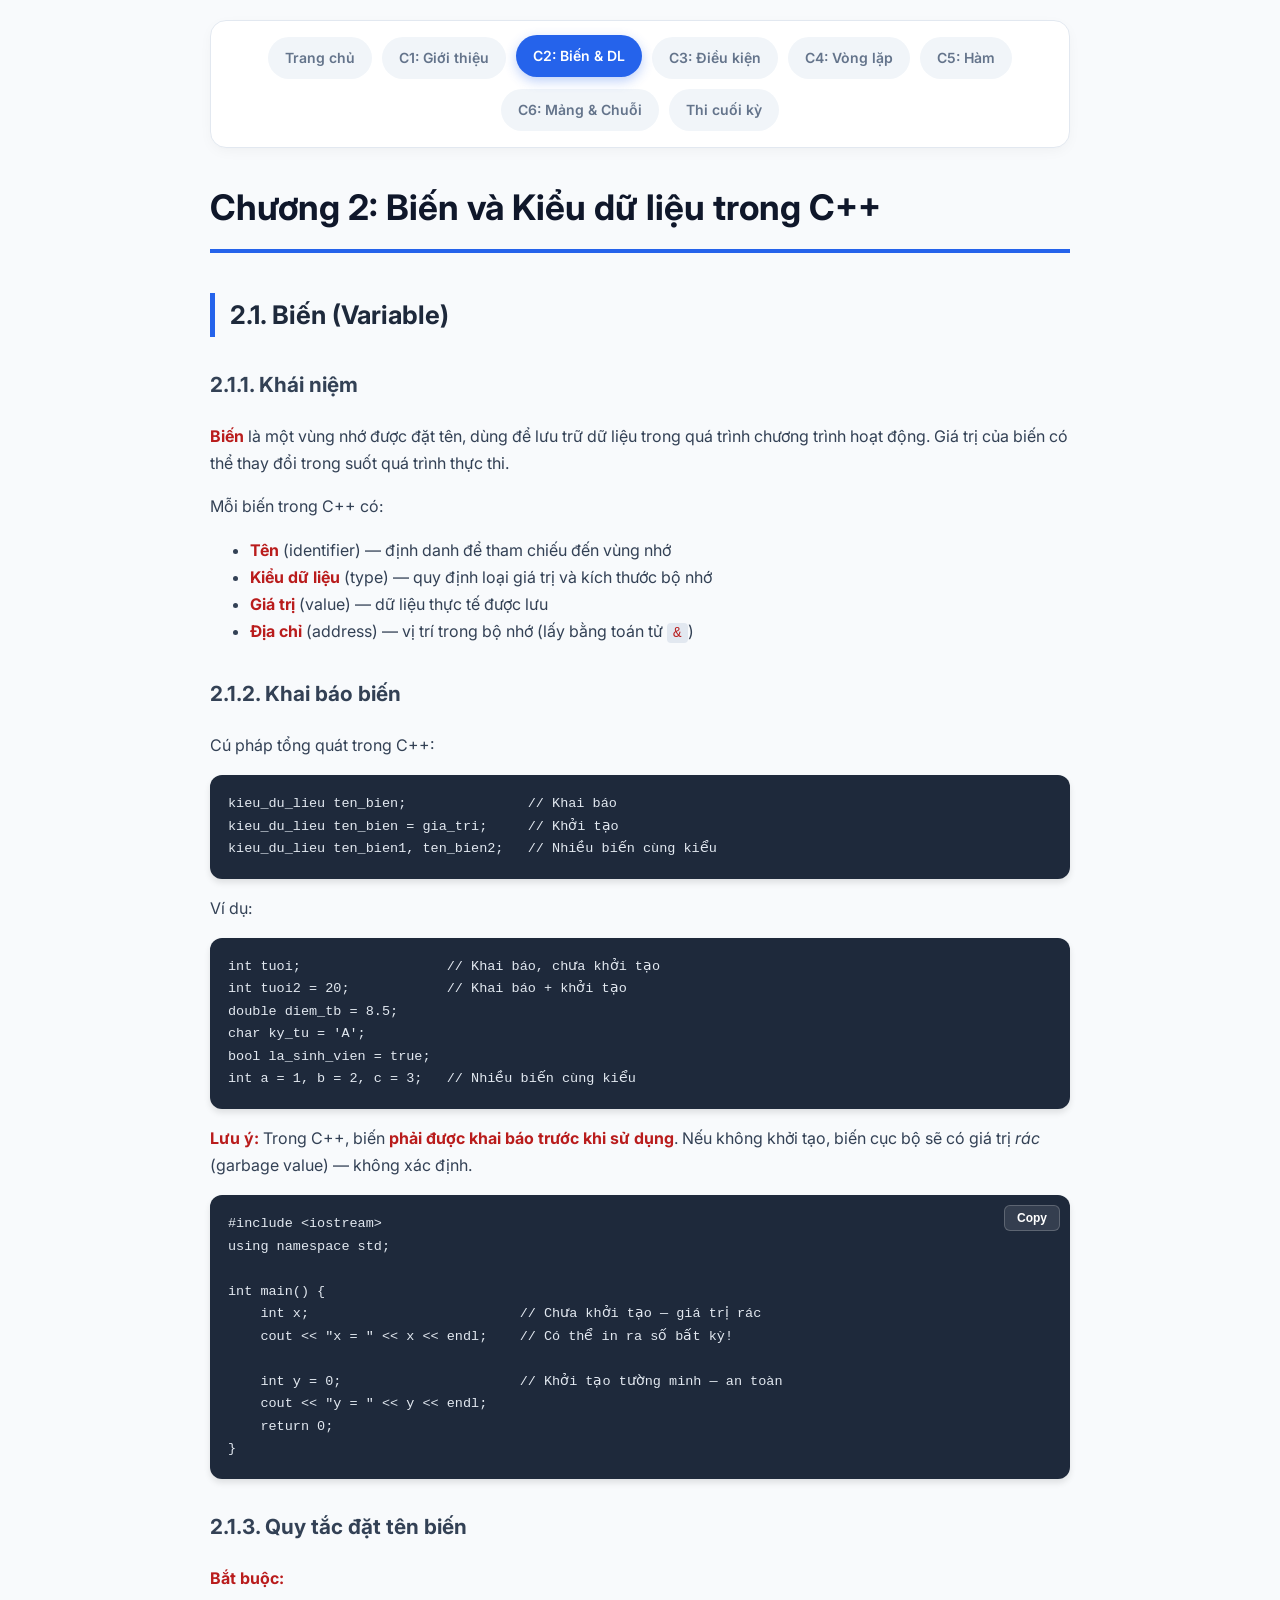
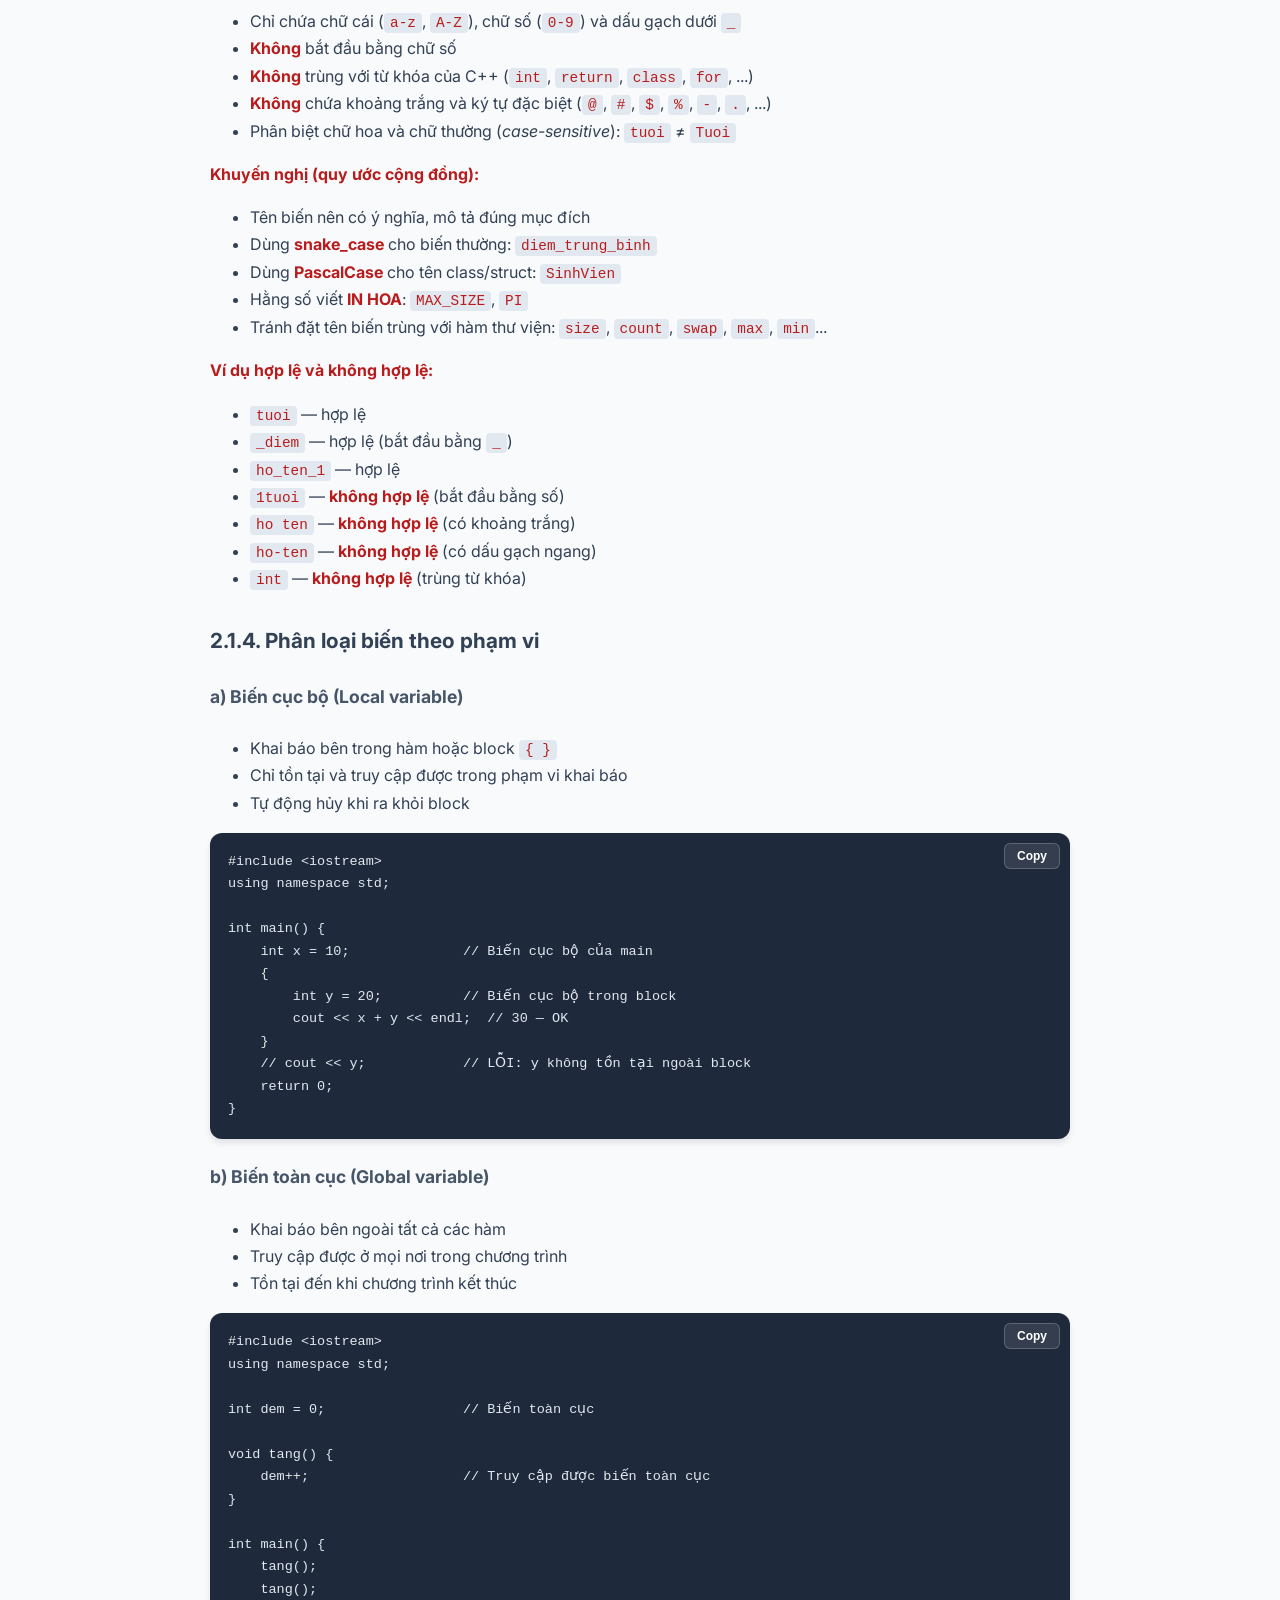
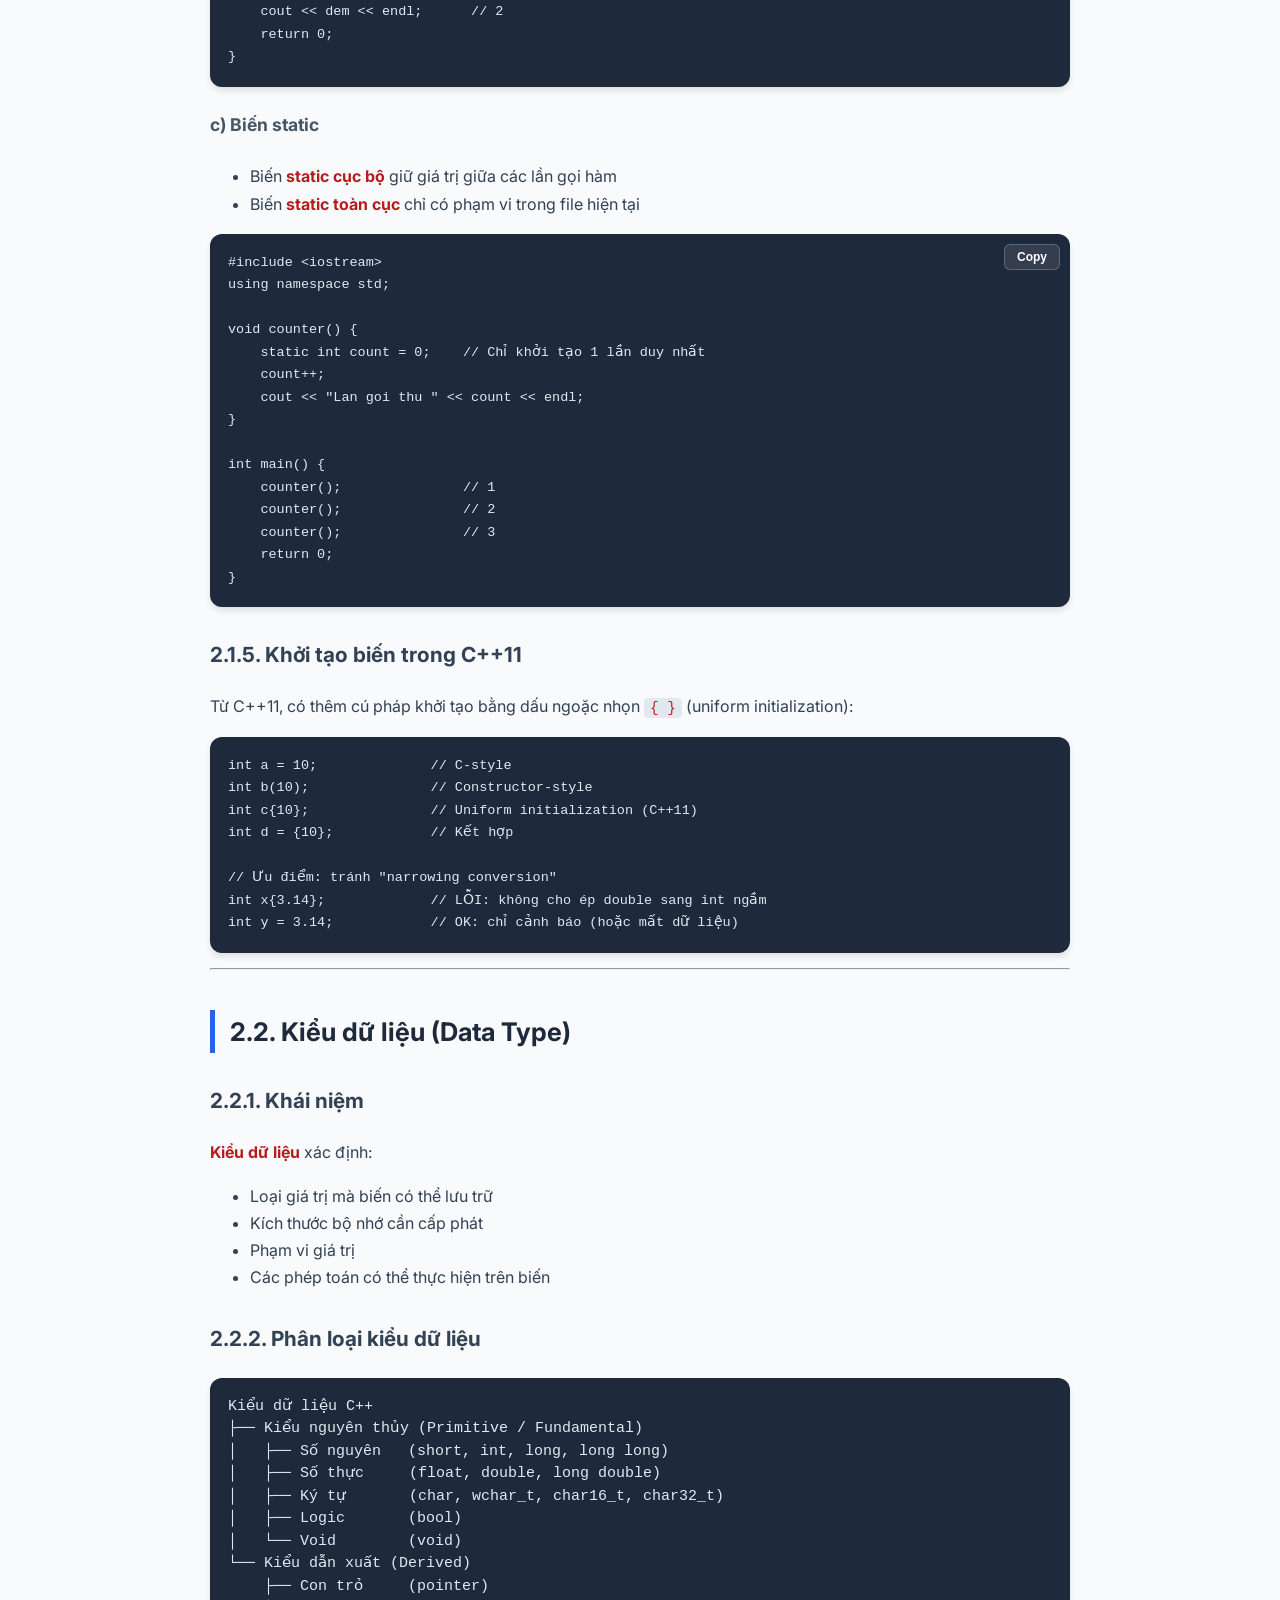
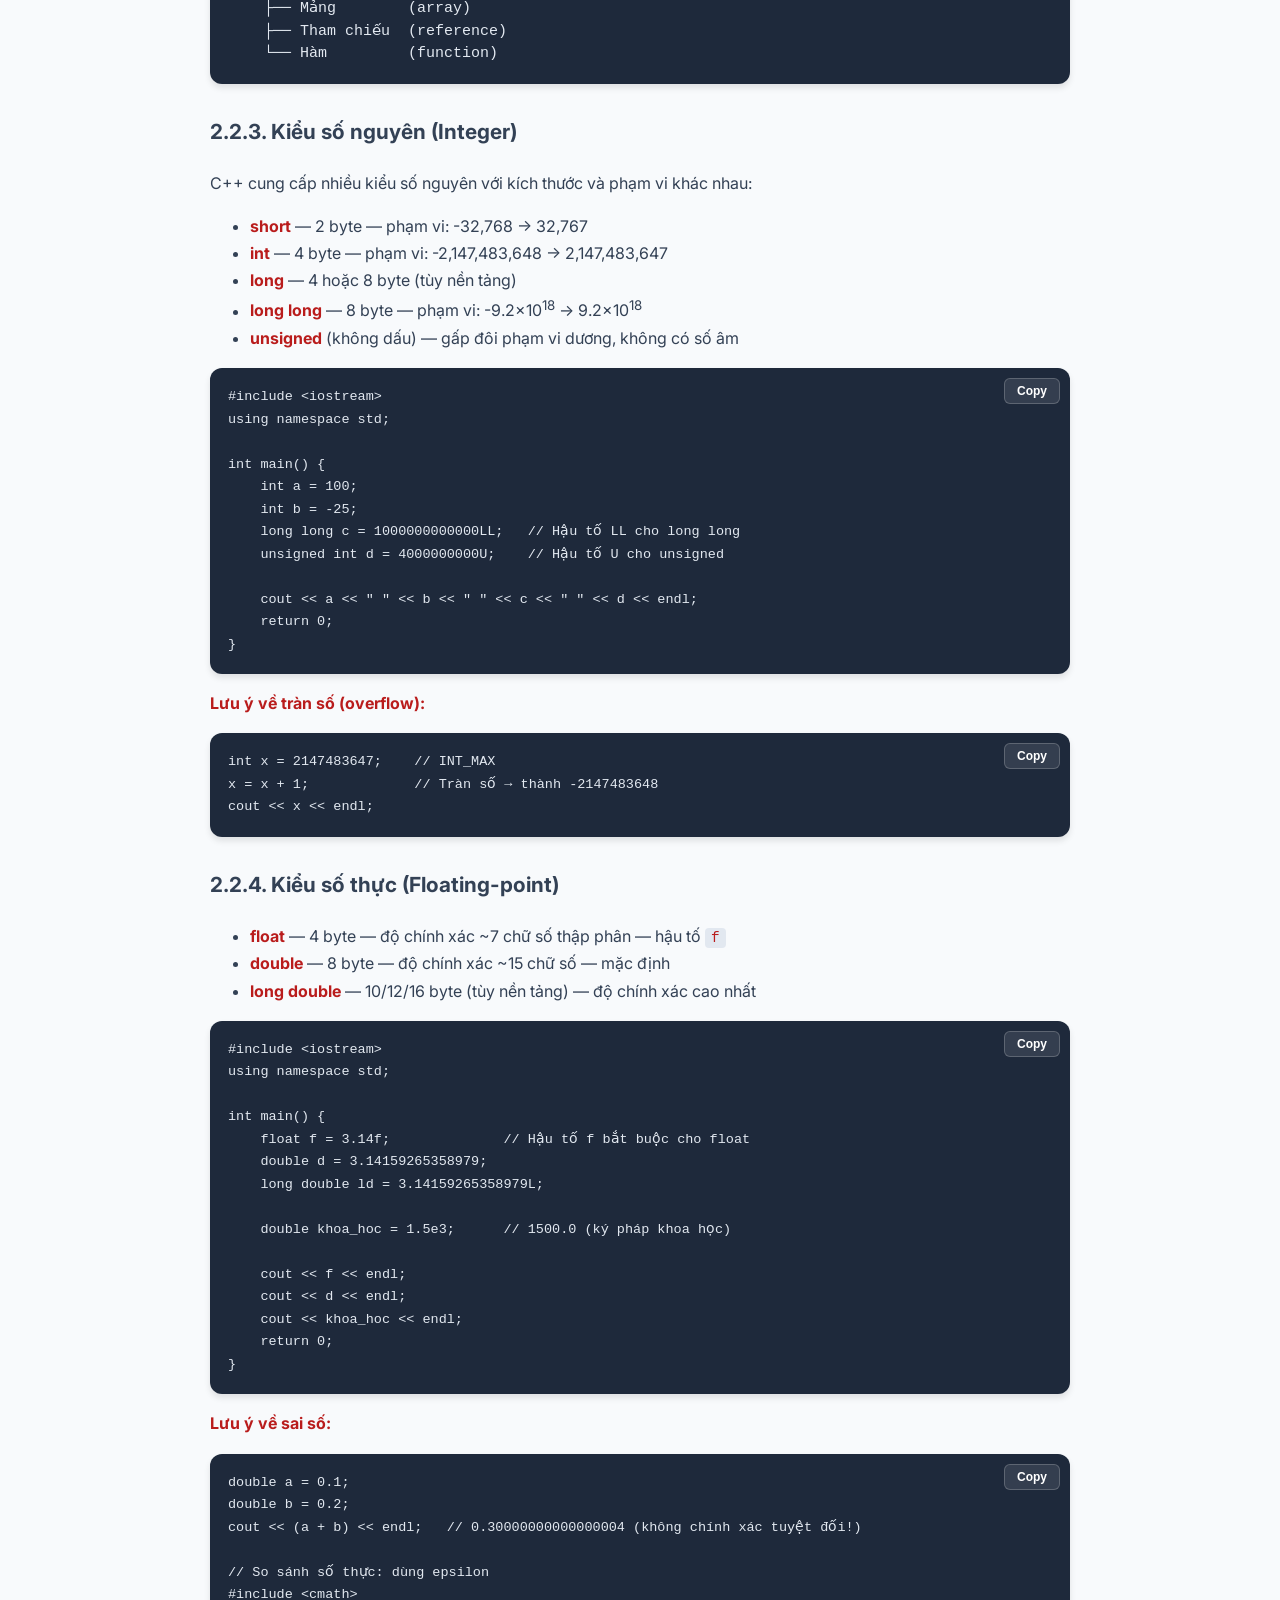
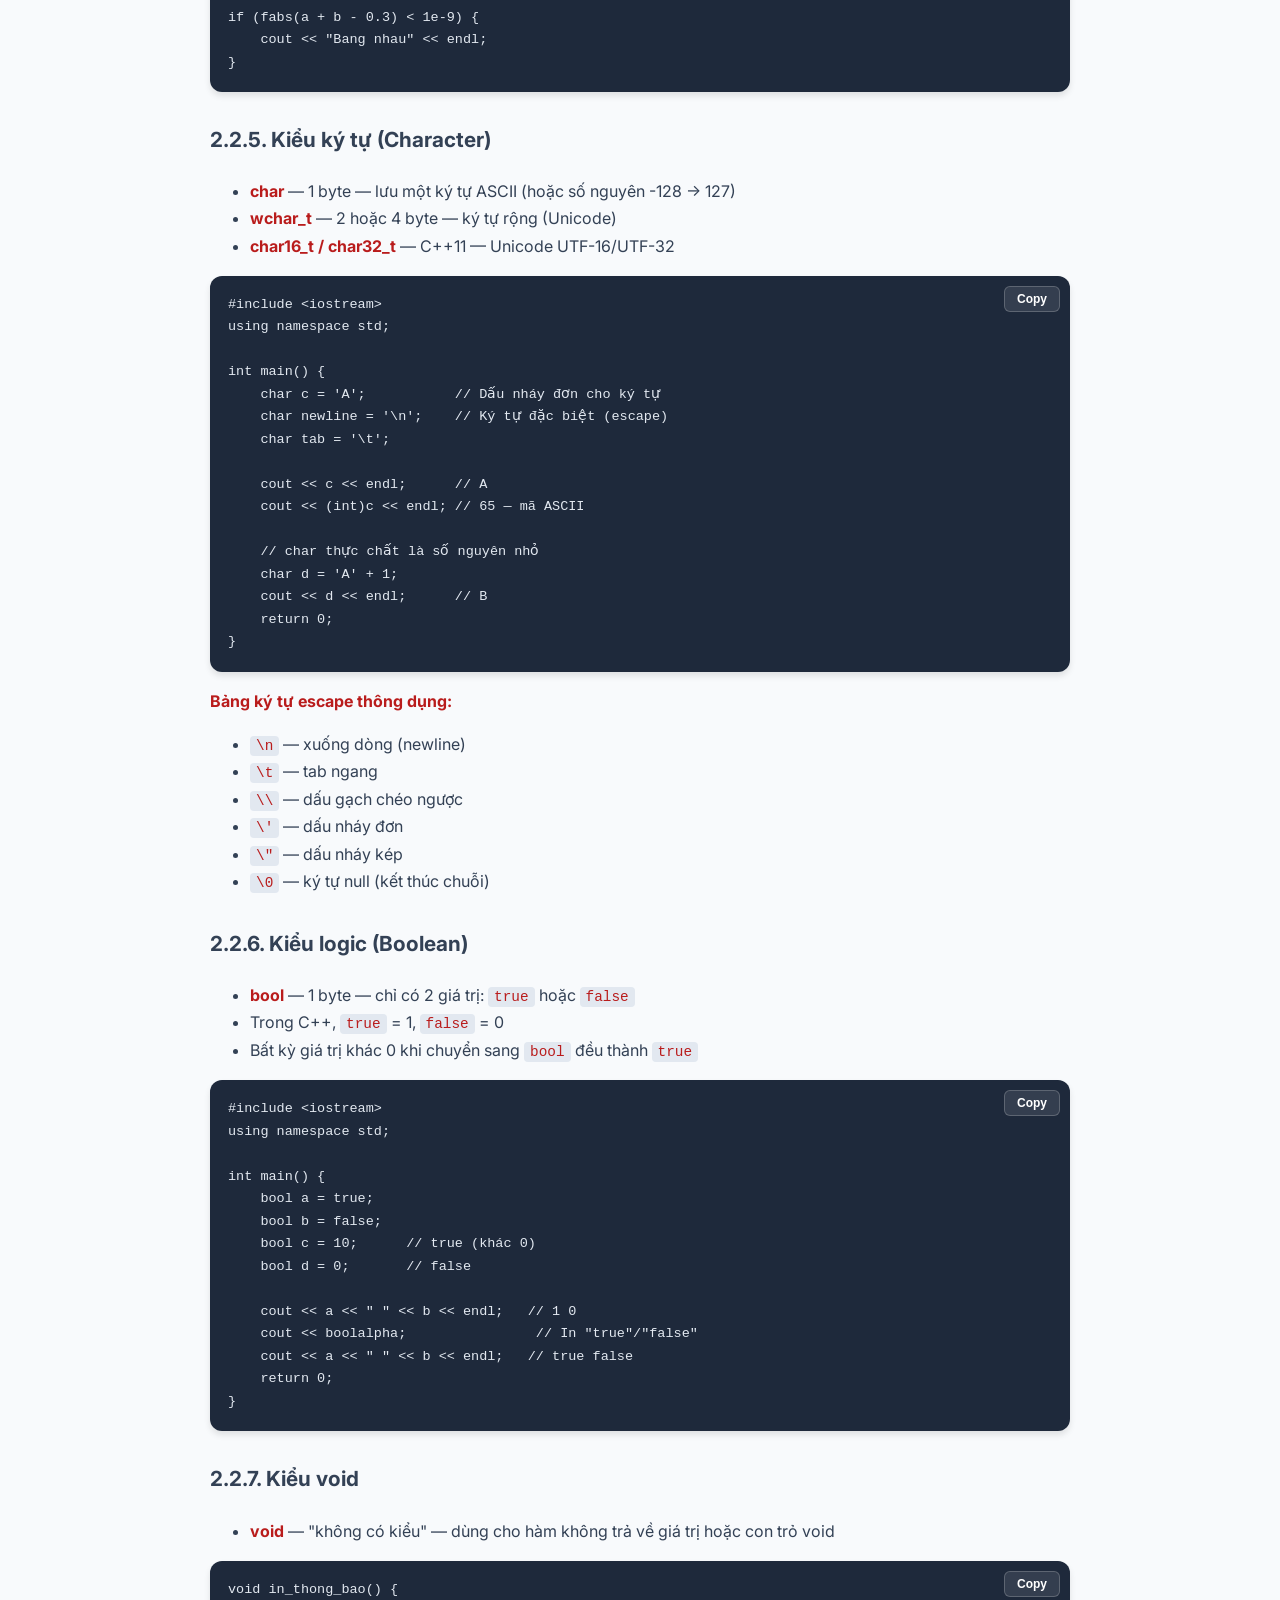
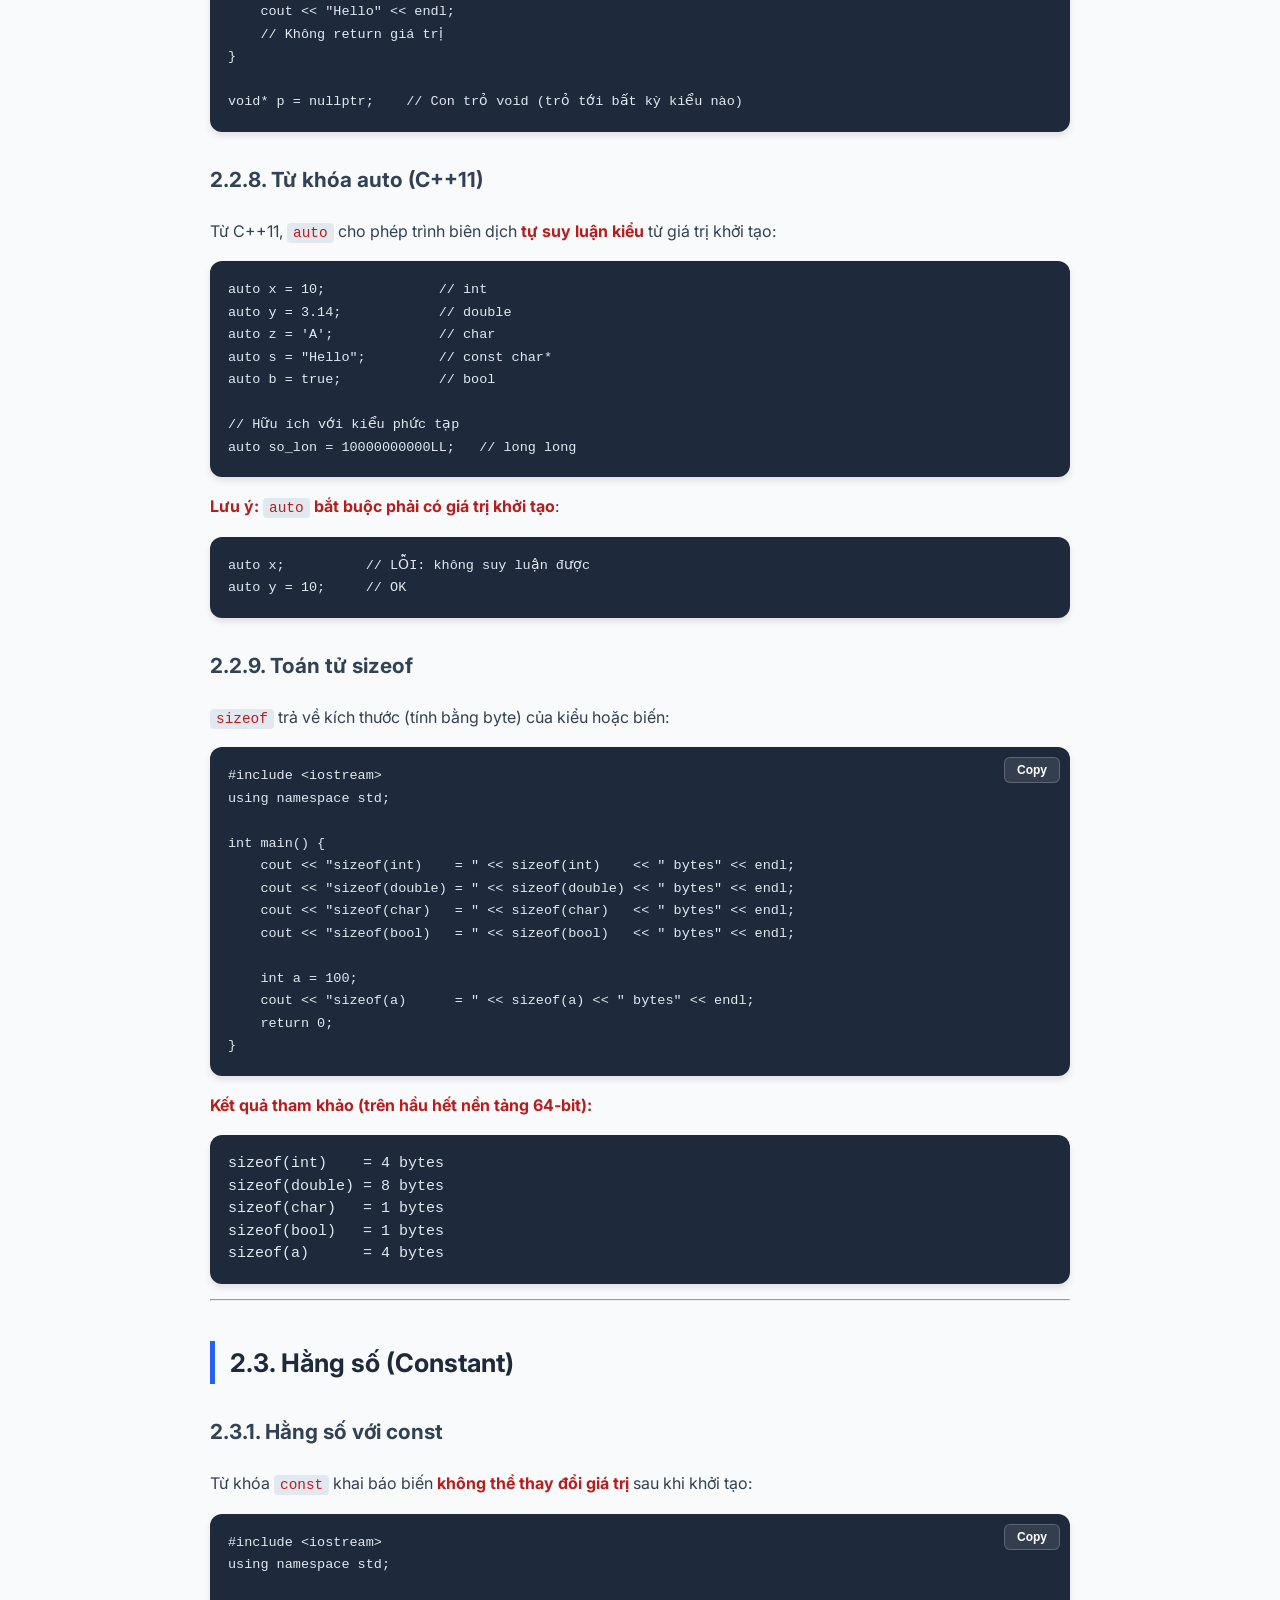
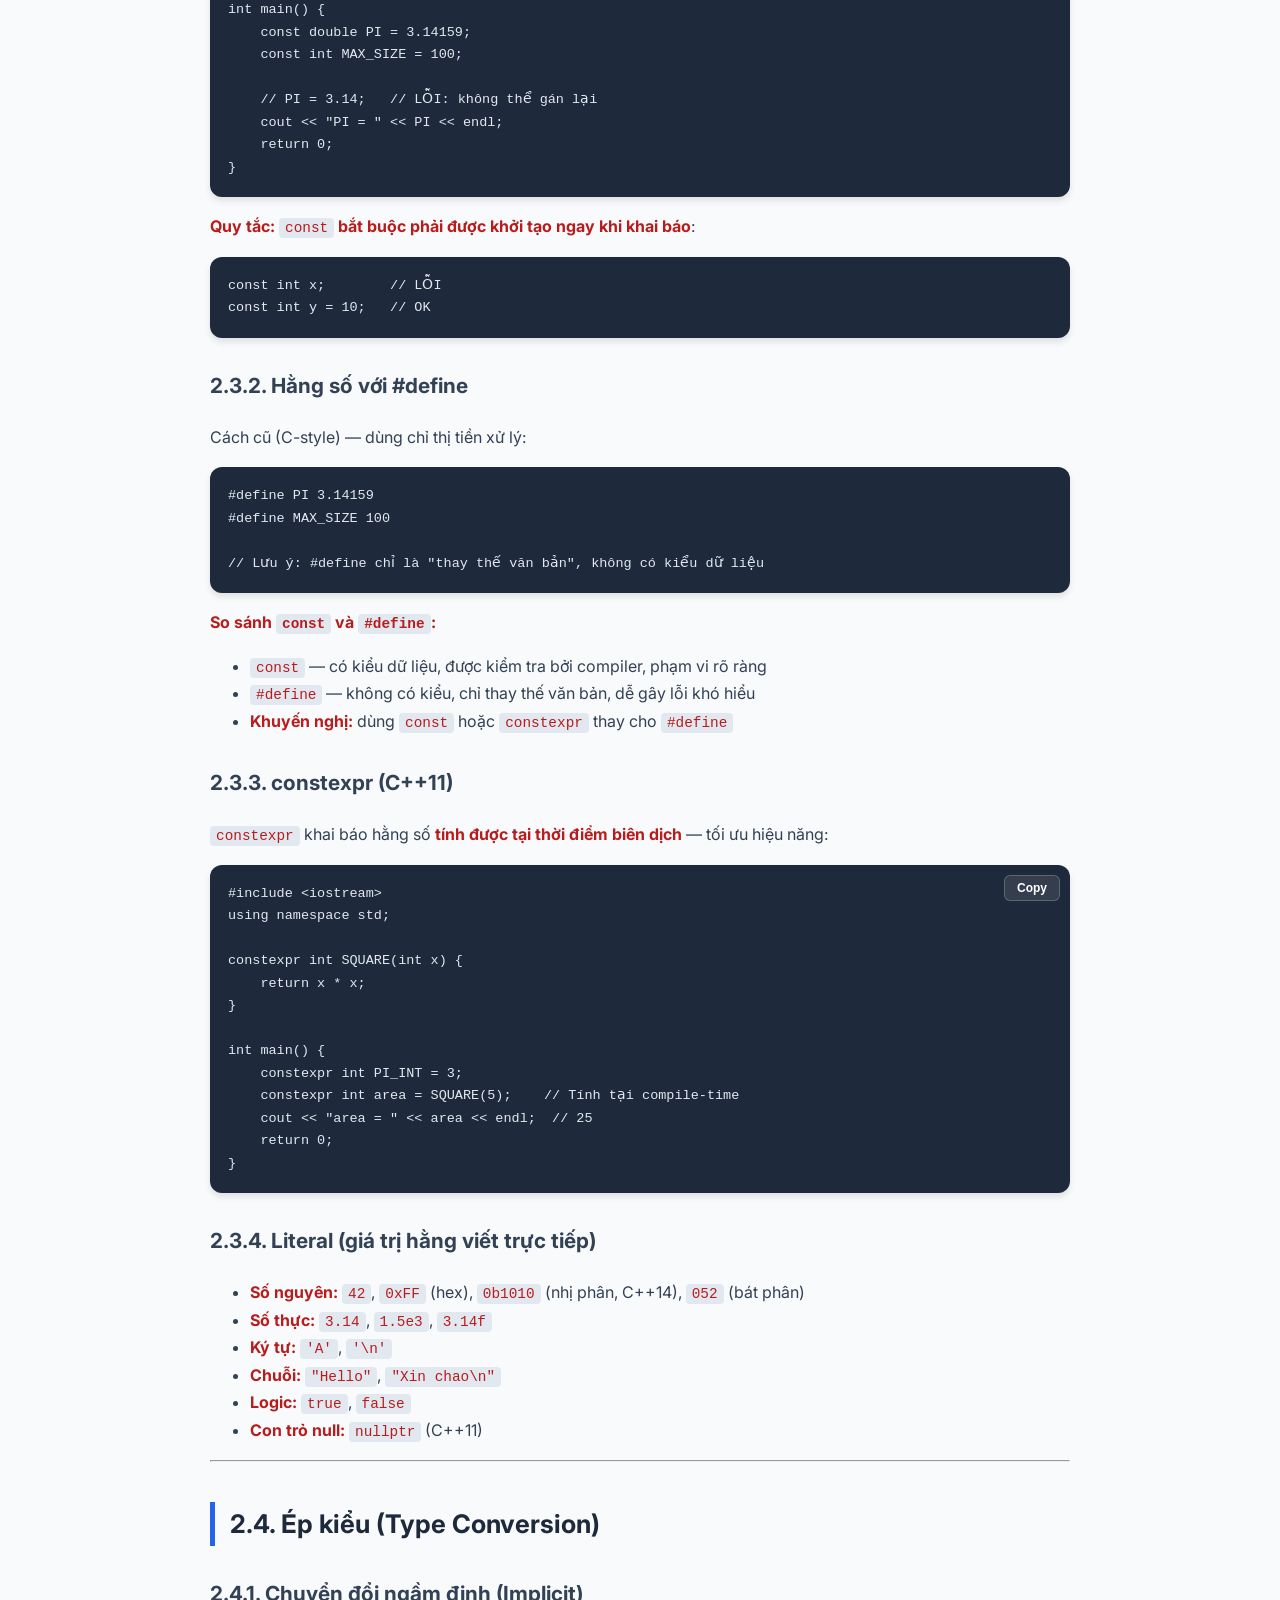
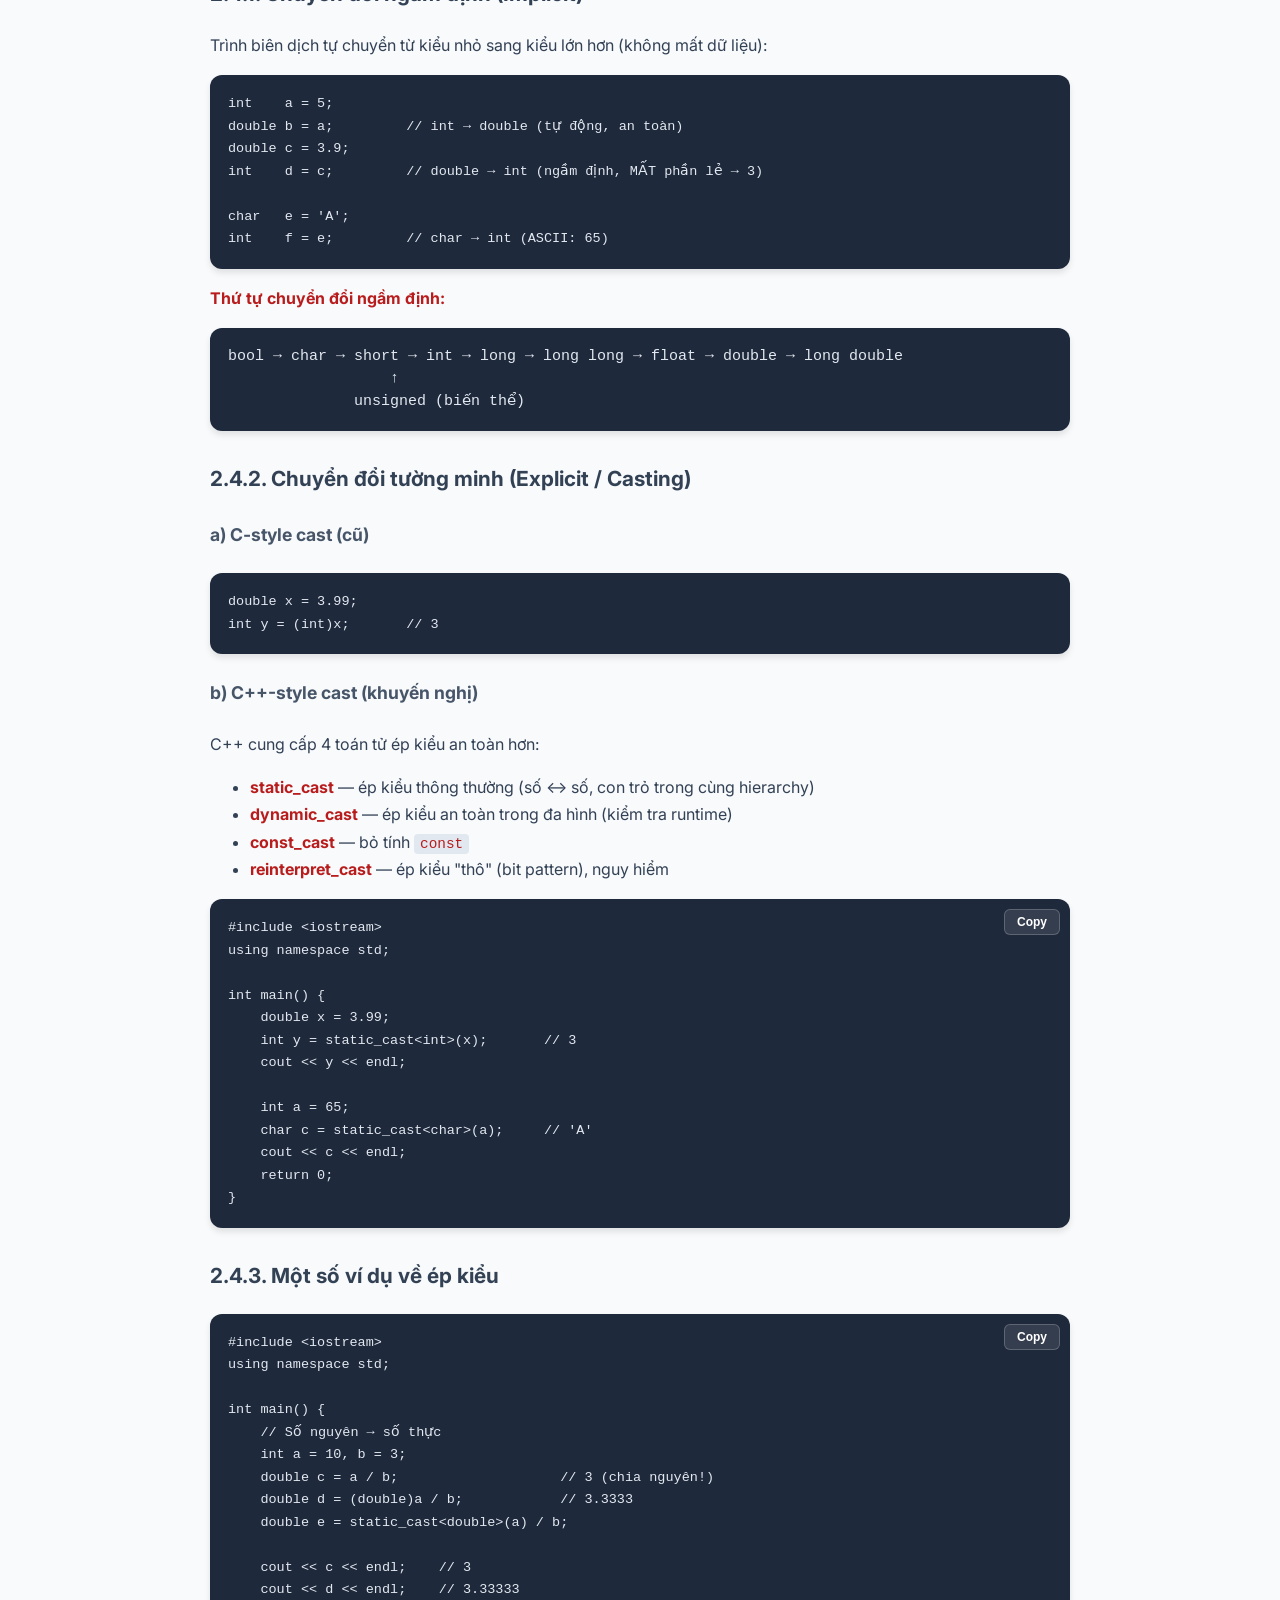
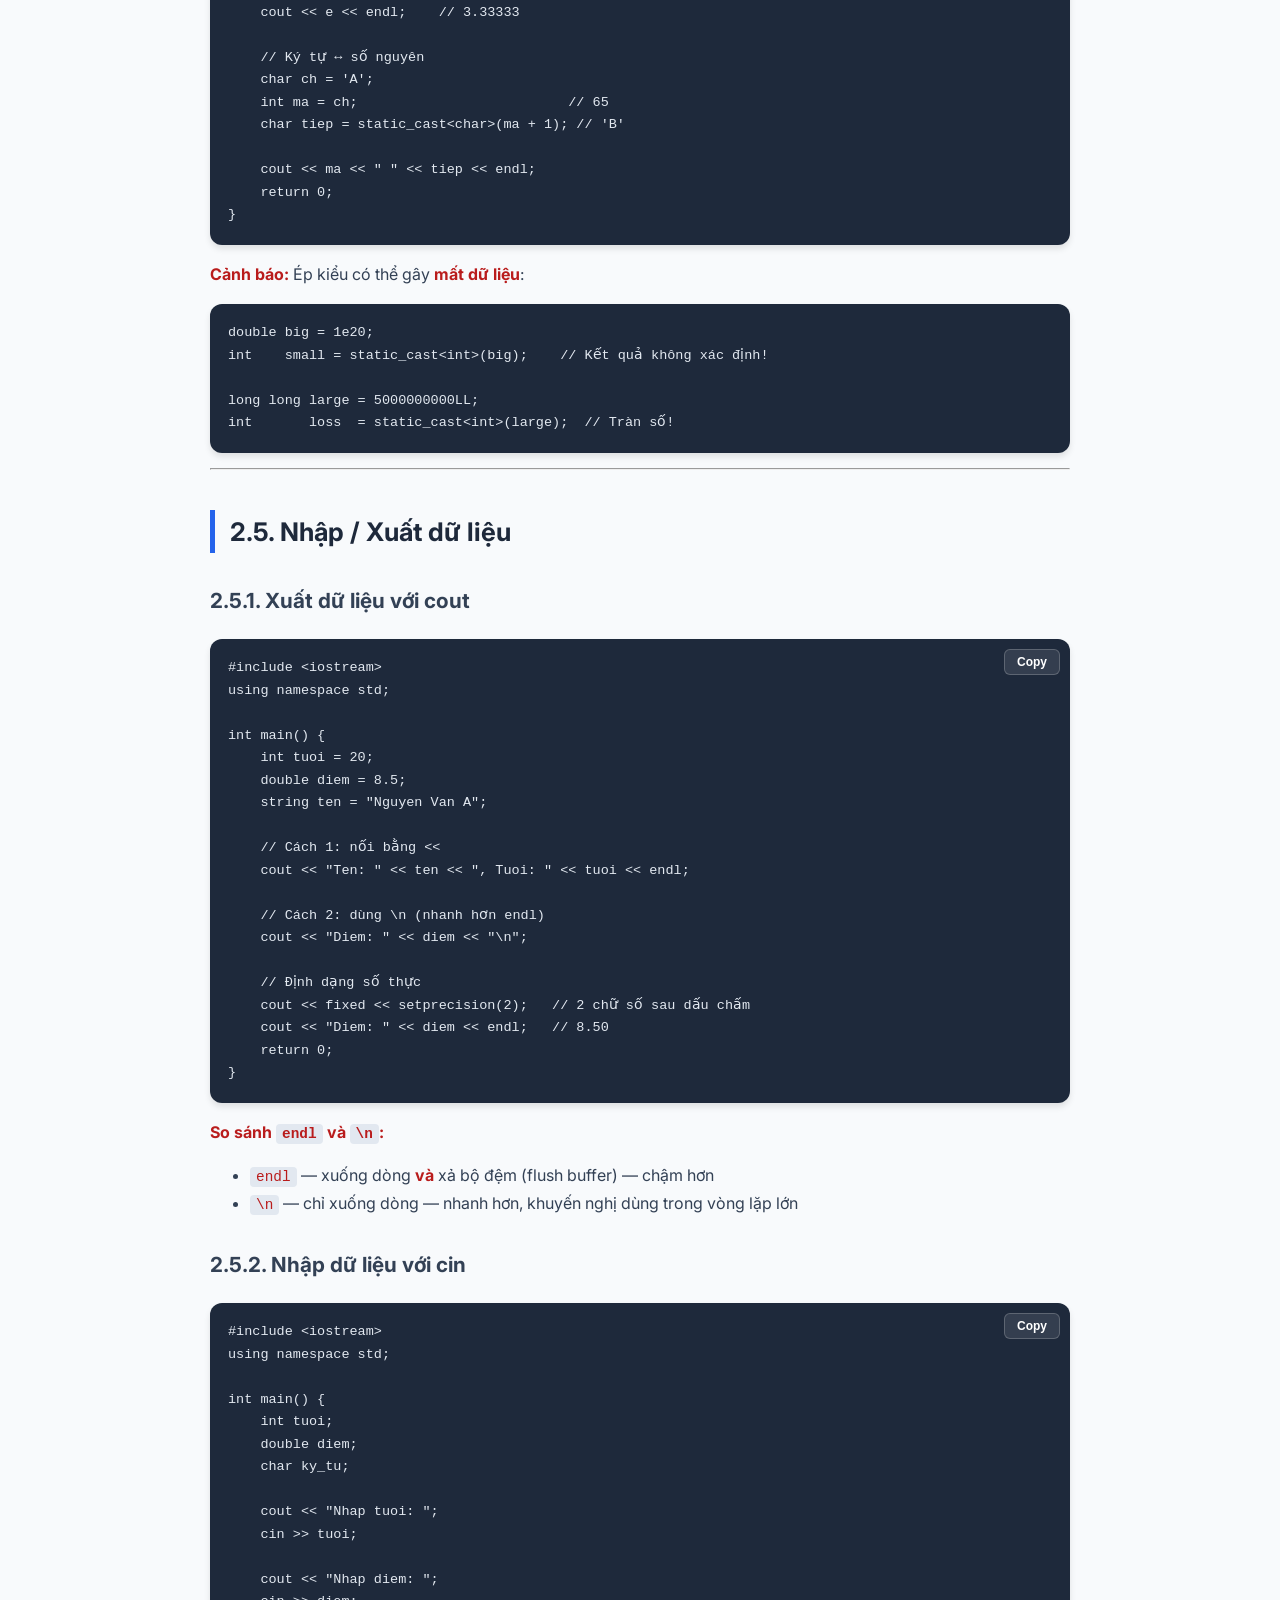
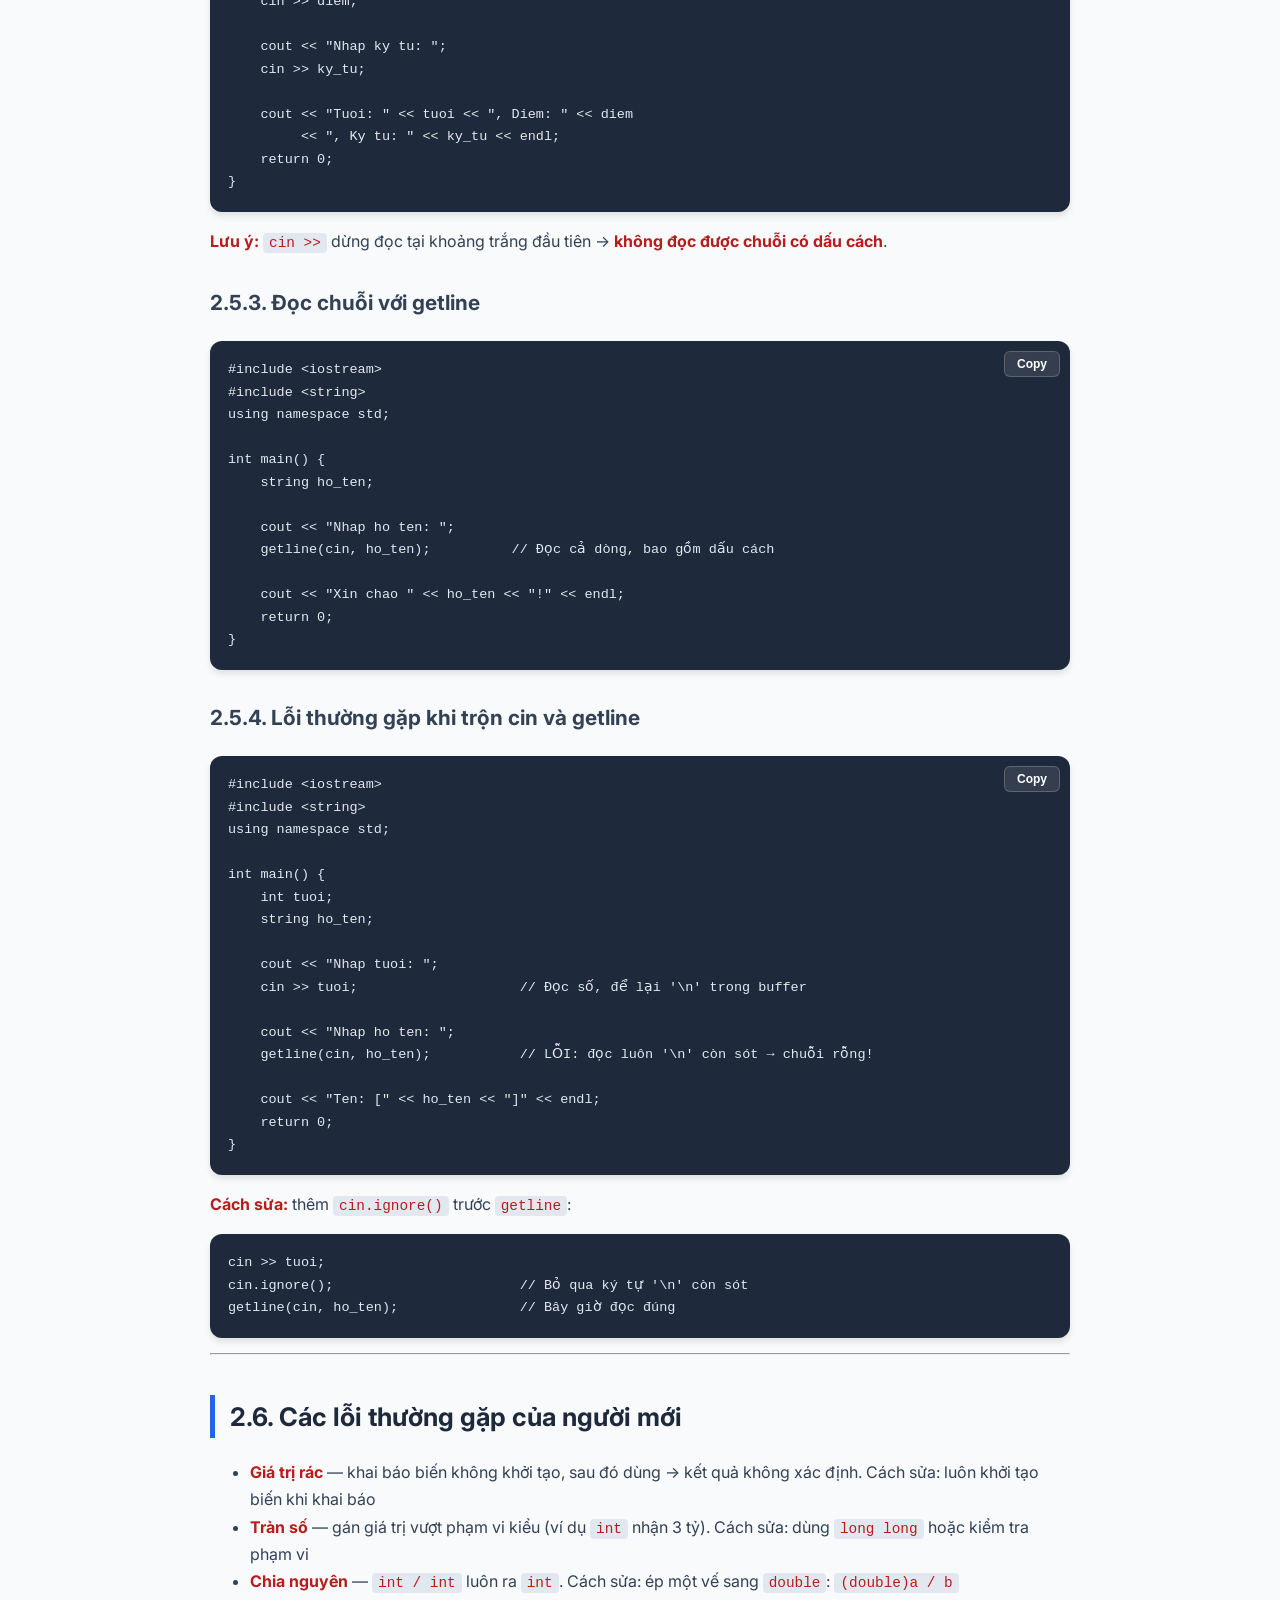
<file: chuong2.html>
<!DOCTYPE html>
<html>
<head>
<meta charset="UTF-8">
<title>Chương 2: Biến và Kiểu dữ liệu trong C++</title>
<link rel="stylesheet" href="style.css">
</head>
<body>
<!-- ===== THANH TRẠNG THÁI CHƯƠNG ===== -->

    <div class="chapter-progress-inner">
        
        <a href="trangchu.html" class="chapter-step" data-chapter="1">
            <span class="step-number">1</span>
            <span class="step-label"> Trang chủ</span>
        </a>
         <div class="step-line"></div>
        <a href="chuong1.html" class="chapter-step" data-chapter="1">
            <span class="step-number">2</span>
            <span class="step-label">Giới thiệu C++</span>
        </a>
        <div class="step-line"></div>

        <a href="chuong2.html" class="chapter-step" data-chapter="2">
            <span class="step-number">3</span>
            <span class="step-label">Biến &amp; Kiểu dữ liệu</span>
        </a>
        <div class="step-line"></div>

        <a href="chuong3.html" class="chapter-step" data-chapter="3">
            <span class="step-number">4</span>
            <span class="step-label">Câu lệnh điều kiện</span>
        </a>
        <div class="step-line"></div>

        <a href="chuong4.html" class="chapter-step" data-chapter="4">
            <span class="step-number">5</span>
            <span class="step-label">Vòng lặp</span>
        </a>
        <div class="step-line"></div>

        <a href="chuong5.html" class="chapter-step" data-chapter="5">
            <span class="step-number">6</span>
            <span class="step-label">Hàm trong C++</span>
        </a>
        <div class="step-line"></div>

        <a href="chuong6.html" class="chapter-step" data-chapter="6">
            <span class="step-number">7</span>
            <span class="step-label">Mảng &amp; Chuỗi</span>
        </a>
    </div>
</div>

<h1>Chương 2: Biến và Kiểu dữ liệu trong C++</h1>

<h2>2.1. Biến (Variable)</h2>

<h3>2.1.1. Khái niệm</h3>

<p><strong>Biến</strong> là một vùng nhớ được đặt tên, dùng để lưu trữ dữ liệu trong quá trình chương trình hoạt động. Giá trị của biến có thể thay đổi trong suốt quá trình thực thi.</p>

<p>Mỗi biến trong C++ có:</p>

<ul>
<li><strong>Tên</strong> (identifier) — định danh để tham chiếu đến vùng nhớ</li>
<li><strong>Kiểu dữ liệu</strong> (type) — quy định loại giá trị và kích thước bộ nhớ</li>
<li><strong>Giá trị</strong> (value) — dữ liệu thực tế được lưu</li>
<li><strong>Địa chỉ</strong> (address) — vị trí trong bộ nhớ (lấy bằng toán tử <code>&amp;</code>)</li>
</ul>

<h3>2.1.2. Khai báo biến</h3>

<p>Cú pháp tổng quát trong C++:</p>

<pre><code>kieu_du_lieu ten_bien;               // Khai báo
kieu_du_lieu ten_bien = gia_tri;     // Khởi tạo
kieu_du_lieu ten_bien1, ten_bien2;   // Nhiều biến cùng kiểu</code></pre>

<p>Ví dụ:</p>

<pre><code>int tuoi;                  // Khai báo, chưa khởi tạo
int tuoi2 = 20;            // Khai báo + khởi tạo
double diem_tb = 8.5;
char ky_tu = 'A';
bool la_sinh_vien = true;
int a = 1, b = 2, c = 3;   // Nhiều biến cùng kiểu</code></pre>

<p><strong>Lưu ý:</strong> Trong C++, biến <strong>phải được khai báo trước khi sử dụng</strong>. Nếu không khởi tạo, biến cục bộ sẽ có giá trị <em>rác</em> (garbage value) — không xác định.</p>

<pre><code>#include &lt;iostream&gt;
using namespace std;

int main() {
    int x;                          // Chưa khởi tạo — giá trị rác
    cout &lt;&lt; "x = " &lt;&lt; x &lt;&lt; endl;    // Có thể in ra số bất kỳ!

    int y = 0;                      // Khởi tạo tường minh — an toàn
    cout &lt;&lt; "y = " &lt;&lt; y &lt;&lt; endl;
    return 0;
}</code></pre>

<h3>2.1.3. Quy tắc đặt tên biến</h3>

<p><strong>Bắt buộc:</strong></p>

<ul>
<li>Chỉ chứa chữ cái (<code>a-z</code>, <code>A-Z</code>), chữ số (<code>0-9</code>) và dấu gạch dưới <code>_</code></li>
<li><strong>Không</strong> bắt đầu bằng chữ số</li>
<li><strong>Không</strong> trùng với từ khóa của C++ (<code>int</code>, <code>return</code>, <code>class</code>, <code>for</code>, ...)</li>
<li><strong>Không</strong> chứa khoảng trắng và ký tự đặc biệt (<code>@</code>, <code>#</code>, <code>$</code>, <code>%</code>, <code>-</code>, <code>.</code>, ...)</li>
<li>Phân biệt chữ hoa và chữ thường (<em>case-sensitive</em>): <code>tuoi</code> ≠ <code>Tuoi</code></li>
</ul>

<p><strong>Khuyến nghị (quy ước cộng đồng):</strong></p>

<ul>
<li>Tên biến nên có ý nghĩa, mô tả đúng mục đích</li>
<li>Dùng <strong>snake_case</strong> cho biến thường: <code>diem_trung_binh</code></li>
<li>Dùng <strong>PascalCase</strong> cho tên class/struct: <code>SinhVien</code></li>
<li>Hằng số viết <strong>IN HOA</strong>: <code>MAX_SIZE</code>, <code>PI</code></li>
<li>Tránh đặt tên biến trùng với hàm thư viện: <code>size</code>, <code>count</code>, <code>swap</code>, <code>max</code>, <code>min</code>...</li>
</ul>

<p><strong>Ví dụ hợp lệ và không hợp lệ:</strong></p>

<ul>
<li><code>tuoi</code> — hợp lệ</li>
<li><code>_diem</code> — hợp lệ (bắt đầu bằng <code>_</code>)</li>
<li><code>ho_ten_1</code> — hợp lệ</li>
<li><code>1tuoi</code> — <strong>không hợp lệ</strong> (bắt đầu bằng số)</li>
<li><code>ho ten</code> — <strong>không hợp lệ</strong> (có khoảng trắng)</li>
<li><code>ho-ten</code> — <strong>không hợp lệ</strong> (có dấu gạch ngang)</li>
<li><code>int</code> — <strong>không hợp lệ</strong> (trùng từ khóa)</li>
</ul>

<h3>2.1.4. Phân loại biến theo phạm vi</h3>

<h4>a) Biến cục bộ (Local variable)</h4>

<ul>
<li>Khai báo bên trong hàm hoặc block <code>{ }</code></li>
<li>Chỉ tồn tại và truy cập được trong phạm vi khai báo</li>
<li>Tự động hủy khi ra khỏi block</li>
</ul>

<pre><code>#include &lt;iostream&gt;
using namespace std;

int main() {
    int x = 10;              // Biến cục bộ của main
    {
        int y = 20;          // Biến cục bộ trong block
        cout &lt;&lt; x + y &lt;&lt; endl;  // 30 — OK
    }
    // cout &lt;&lt; y;            // LỖI: y không tồn tại ngoài block
    return 0;
}</code></pre>

<h4>b) Biến toàn cục (Global variable)</h4>

<ul>
<li>Khai báo bên ngoài tất cả các hàm</li>
<li>Truy cập được ở mọi nơi trong chương trình</li>
<li>Tồn tại đến khi chương trình kết thúc</li>
</ul>

<pre><code>#include &lt;iostream&gt;
using namespace std;

int dem = 0;                 // Biến toàn cục

void tang() {
    dem++;                   // Truy cập được biến toàn cục
}

int main() {
    tang();
    tang();
    cout &lt;&lt; dem &lt;&lt; endl;      // 2
    return 0;
}</code></pre>

<h4>c) Biến static</h4>

<ul>
<li>Biến <strong>static cục bộ</strong> giữ giá trị giữa các lần gọi hàm</li>
<li>Biến <strong>static toàn cục</strong> chỉ có phạm vi trong file hiện tại</li>
</ul>

<pre><code>#include &lt;iostream&gt;
using namespace std;

void counter() {
    static int count = 0;    // Chỉ khởi tạo 1 lần duy nhất
    count++;
    cout &lt;&lt; "Lan goi thu " &lt;&lt; count &lt;&lt; endl;
}

int main() {
    counter();               // 1
    counter();               // 2
    counter();               // 3
    return 0;
}</code></pre>

<h3>2.1.5. Khởi tạo biến trong C++11</h3>

<p>Từ C++11, có thêm cú pháp khởi tạo bằng dấu ngoặc nhọn <code>{ }</code> (uniform initialization):</p>

<pre><code>int a = 10;              // C-style
int b(10);               // Constructor-style
int c{10};               // Uniform initialization (C++11)
int d = {10};            // Kết hợp

// Ưu điểm: tránh "narrowing conversion"
int x{3.14};             // LỖI: không cho ép double sang int ngầm
int y = 3.14;            // OK: chỉ cảnh báo (hoặc mất dữ liệu)</code></pre>

<hr>

<h2>2.2. Kiểu dữ liệu (Data Type)</h2>

<h3>2.2.1. Khái niệm</h3>

<p><strong>Kiểu dữ liệu</strong> xác định:</p>

<ul>
<li>Loại giá trị mà biến có thể lưu trữ</li>
<li>Kích thước bộ nhớ cần cấp phát</li>
<li>Phạm vi giá trị</li>
<li>Các phép toán có thể thực hiện trên biến</li>
</ul>

<h3>2.2.2. Phân loại kiểu dữ liệu</h3>

<pre>
Kiểu dữ liệu C++
├── Kiểu nguyên thủy (Primitive / Fundamental)
│   ├── Số nguyên   (short, int, long, long long)
│   ├── Số thực     (float, double, long double)
│   ├── Ký tự       (char, wchar_t, char16_t, char32_t)
│   ├── Logic       (bool)
│   └── Void        (void)
└── Kiểu dẫn xuất (Derived)
    ├── Con trỏ     (pointer)
    ├── Mảng        (array)
    ├── Tham chiếu  (reference)
    └── Hàm         (function)
</pre>

<h3>2.2.3. Kiểu số nguyên (Integer)</h3>

<p>C++ cung cấp nhiều kiểu số nguyên với kích thước và phạm vi khác nhau:</p>

<ul>
<li><strong>short</strong> — 2 byte — phạm vi: -32,768 → 32,767</li>
<li><strong>int</strong> — 4 byte — phạm vi: -2,147,483,648 → 2,147,483,647</li>
<li><strong>long</strong> — 4 hoặc 8 byte (tùy nền tảng)</li>
<li><strong>long long</strong> — 8 byte — phạm vi: -9.2×10<sup>18</sup> → 9.2×10<sup>18</sup></li>
<li><strong>unsigned</strong> (không dấu) — gấp đôi phạm vi dương, không có số âm</li>
</ul>

<pre><code>#include &lt;iostream&gt;
using namespace std;

int main() {
    int a = 100;
    int b = -25;
    long long c = 1000000000000LL;   // Hậu tố LL cho long long
    unsigned int d = 4000000000U;    // Hậu tố U cho unsigned

    cout &lt;&lt; a &lt;&lt; " " &lt;&lt; b &lt;&lt; " " &lt;&lt; c &lt;&lt; " " &lt;&lt; d &lt;&lt; endl;
    return 0;
}</code></pre>

<p><strong>Lưu ý về tràn số (overflow):</strong></p>

<pre><code>int x = 2147483647;    // INT_MAX
x = x + 1;             // Tràn số → thành -2147483648
cout &lt;&lt; x &lt;&lt; endl;</code></pre>

<h3>2.2.4. Kiểu số thực (Floating-point)</h3>

<ul>
<li><strong>float</strong> — 4 byte — độ chính xác ~7 chữ số thập phân — hậu tố <code>f</code></li>
<li><strong>double</strong> — 8 byte — độ chính xác ~15 chữ số — mặc định</li>
<li><strong>long double</strong> — 10/12/16 byte (tùy nền tảng) — độ chính xác cao nhất</li>
</ul>

<pre><code>#include &lt;iostream&gt;
using namespace std;

int main() {
    float f = 3.14f;              // Hậu tố f bắt buộc cho float
    double d = 3.14159265358979;
    long double ld = 3.14159265358979L;

    double khoa_hoc = 1.5e3;      // 1500.0 (ký pháp khoa học)

    cout &lt;&lt; f &lt;&lt; endl;
    cout &lt;&lt; d &lt;&lt; endl;
    cout &lt;&lt; khoa_hoc &lt;&lt; endl;
    return 0;
}</code></pre>

<p><strong>Lưu ý về sai số:</strong></p>

<pre><code>double a = 0.1;
double b = 0.2;
cout &lt;&lt; (a + b) &lt;&lt; endl;   // 0.30000000000000004 (không chính xác tuyệt đối!)

// So sánh số thực: dùng epsilon
#include &lt;cmath&gt;
if (fabs(a + b - 0.3) &lt; 1e-9) {
    cout &lt;&lt; "Bang nhau" &lt;&lt; endl;
}</code></pre>

<h3>2.2.5. Kiểu ký tự (Character)</h3>

<ul>
<li><strong>char</strong> — 1 byte — lưu một ký tự ASCII (hoặc số nguyên -128 → 127)</li>
<li><strong>wchar_t</strong> — 2 hoặc 4 byte — ký tự rộng (Unicode)</li>
<li><strong>char16_t / char32_t</strong> — C++11 — Unicode UTF-16/UTF-32</li>
</ul>

<pre><code>#include &lt;iostream&gt;
using namespace std;

int main() {
    char c = 'A';           // Dấu nháy đơn cho ký tự
    char newline = '\n';    // Ký tự đặc biệt (escape)
    char tab = '\t';

    cout &lt;&lt; c &lt;&lt; endl;      // A
    cout &lt;&lt; (int)c &lt;&lt; endl; // 65 — mã ASCII

    // char thực chất là số nguyên nhỏ
    char d = 'A' + 1;
    cout &lt;&lt; d &lt;&lt; endl;      // B
    return 0;
}</code></pre>

<p><strong>Bảng ký tự escape thông dụng:</strong></p>

<ul>
<li><code>\n</code> — xuống dòng (newline)</li>
<li><code>\t</code> — tab ngang</li>
<li><code>\\</code> — dấu gạch chéo ngược</li>
<li><code>\'</code> — dấu nháy đơn</li>
<li><code>\"</code> — dấu nháy kép</li>
<li><code>\0</code> — ký tự null (kết thúc chuỗi)</li>
</ul>

<h3>2.2.6. Kiểu logic (Boolean)</h3>

<ul>
<li><strong>bool</strong> — 1 byte — chỉ có 2 giá trị: <code>true</code> hoặc <code>false</code></li>
<li>Trong C++, <code>true</code> = 1, <code>false</code> = 0</li>
<li>Bất kỳ giá trị khác 0 khi chuyển sang <code>bool</code> đều thành <code>true</code></li>
</ul>

<pre><code>#include &lt;iostream&gt;
using namespace std;

int main() {
    bool a = true;
    bool b = false;
    bool c = 10;      // true (khác 0)
    bool d = 0;       // false

    cout &lt;&lt; a &lt;&lt; " " &lt;&lt; b &lt;&lt; endl;   // 1 0
    cout &lt;&lt; boolalpha;                // In "true"/"false"
    cout &lt;&lt; a &lt;&lt; " " &lt;&lt; b &lt;&lt; endl;   // true false
    return 0;
}</code></pre>

<h3>2.2.7. Kiểu void</h3>

<ul>
<li><strong>void</strong> — "không có kiểu" — dùng cho hàm không trả về giá trị hoặc con trỏ void</li>
</ul>

<pre><code>void in_thong_bao() {
    cout &lt;&lt; "Hello" &lt;&lt; endl;
    // Không return giá trị
}

void* p = nullptr;    // Con trỏ void (trỏ tới bất kỳ kiểu nào)</code></pre>

<h3>2.2.8. Từ khóa auto (C++11)</h3>

<p>Từ C++11, <code>auto</code> cho phép trình biên dịch <strong>tự suy luận kiểu</strong> từ giá trị khởi tạo:</p>

<pre><code>auto x = 10;              // int
auto y = 3.14;            // double
auto z = 'A';             // char
auto s = "Hello";         // const char*
auto b = true;            // bool

// Hữu ích với kiểu phức tạp
auto so_lon = 10000000000LL;   // long long</code></pre>

<p><strong>Lưu ý:</strong> <code>auto</code> <strong>bắt buộc phải có giá trị khởi tạo</strong>:</p>

<pre><code>auto x;          // LỖI: không suy luận được
auto y = 10;     // OK</code></pre>

<h3>2.2.9. Toán tử sizeof</h3>

<p><code>sizeof</code> trả về kích thước (tính bằng byte) của kiểu hoặc biến:</p>

<pre><code>#include &lt;iostream&gt;
using namespace std;

int main() {
    cout &lt;&lt; "sizeof(int)    = " &lt;&lt; sizeof(int)    &lt;&lt; " bytes" &lt;&lt; endl;
    cout &lt;&lt; "sizeof(double) = " &lt;&lt; sizeof(double) &lt;&lt; " bytes" &lt;&lt; endl;
    cout &lt;&lt; "sizeof(char)   = " &lt;&lt; sizeof(char)   &lt;&lt; " bytes" &lt;&lt; endl;
    cout &lt;&lt; "sizeof(bool)   = " &lt;&lt; sizeof(bool)   &lt;&lt; " bytes" &lt;&lt; endl;

    int a = 100;
    cout &lt;&lt; "sizeof(a)      = " &lt;&lt; sizeof(a) &lt;&lt; " bytes" &lt;&lt; endl;
    return 0;
}</code></pre>

<p><strong>Kết quả tham khảo (trên hầu hết nền tảng 64-bit):</strong></p>

<pre>
sizeof(int)    = 4 bytes
sizeof(double) = 8 bytes
sizeof(char)   = 1 bytes
sizeof(bool)   = 1 bytes
sizeof(a)      = 4 bytes
</pre>

<hr>

<h2>2.3. Hằng số (Constant)</h2>

<h3>2.3.1. Hằng số với const</h3>

<p>Từ khóa <code>const</code> khai báo biến <strong>không thể thay đổi giá trị</strong> sau khi khởi tạo:</p>

<pre><code>#include &lt;iostream&gt;
using namespace std;

int main() {
    const double PI = 3.14159;
    const int MAX_SIZE = 100;

    // PI = 3.14;   // LỖI: không thể gán lại
    cout &lt;&lt; "PI = " &lt;&lt; PI &lt;&lt; endl;
    return 0;
}</code></pre>

<p><strong>Quy tắc:</strong> <code>const</code> <strong>bắt buộc phải được khởi tạo ngay khi khai báo</strong>:</p>

<pre><code>const int x;        // LỖI
const int y = 10;   // OK</code></pre>

<h3>2.3.2. Hằng số với #define</h3>

<p>Cách cũ (C-style) — dùng chỉ thị tiền xử lý:</p>

<pre><code>#define PI 3.14159
#define MAX_SIZE 100

// Lưu ý: #define chỉ là "thay thế văn bản", không có kiểu dữ liệu</code></pre>

<p><strong>So sánh <code>const</code> và <code>#define</code>:</strong></p>

<ul>
<li><code>const</code> — có kiểu dữ liệu, được kiểm tra bởi compiler, phạm vi rõ ràng</li>
<li><code>#define</code> — không có kiểu, chỉ thay thế văn bản, dễ gây lỗi khó hiểu</li>
<li><strong>Khuyến nghị:</strong> dùng <code>const</code> hoặc <code>constexpr</code> thay cho <code>#define</code></li>
</ul>

<h3>2.3.3. constexpr (C++11)</h3>

<p><code>constexpr</code> khai báo hằng số <strong>tính được tại thời điểm biên dịch</strong> — tối ưu hiệu năng:</p>

<pre><code>#include &lt;iostream&gt;
using namespace std;

constexpr int SQUARE(int x) {
    return x * x;
}

int main() {
    constexpr int PI_INT = 3;
    constexpr int area = SQUARE(5);    // Tính tại compile-time
    cout &lt;&lt; "area = " &lt;&lt; area &lt;&lt; endl;  // 25
    return 0;
}</code></pre>

<h3>2.3.4. Literal (giá trị hằng viết trực tiếp)</h3>

<ul>
<li><strong>Số nguyên:</strong> <code>42</code>, <code>0xFF</code> (hex), <code>0b1010</code> (nhị phân, C++14), <code>052</code> (bát phân)</li>
<li><strong>Số thực:</strong> <code>3.14</code>, <code>1.5e3</code>, <code>3.14f</code></li>
<li><strong>Ký tự:</strong> <code>'A'</code>, <code>'\n'</code></li>
<li><strong>Chuỗi:</strong> <code>"Hello"</code>, <code>"Xin chao\n"</code></li>
<li><strong>Logic:</strong> <code>true</code>, <code>false</code></li>
<li><strong>Con trỏ null:</strong> <code>nullptr</code> (C++11)</li>
</ul>

<hr>

<h2>2.4. Ép kiểu (Type Conversion)</h2>

<h3>2.4.1. Chuyển đổi ngầm định (Implicit)</h3>

<p>Trình biên dịch tự chuyển từ kiểu nhỏ sang kiểu lớn hơn (không mất dữ liệu):</p>

<pre><code>int    a = 5;
double b = a;         // int → double (tự động, an toàn)
double c = 3.9;
int    d = c;         // double → int (ngầm định, MẤT phần lẻ → 3)

char   e = 'A';
int    f = e;         // char → int (ASCII: 65)</code></pre>

<p><strong>Thứ tự chuyển đổi ngầm định:</strong></p>

<pre>
bool → char → short → int → long → long long → float → double → long double
                  ↑
              unsigned (biến thể)
</pre>

<h3>2.4.2. Chuyển đổi tường minh (Explicit / Casting)</h3>

<h4>a) C-style cast (cũ)</h4>

<pre><code>double x = 3.99;
int y = (int)x;       // 3</code></pre>

<h4>b) C++-style cast (khuyến nghị)</h4>

<p>C++ cung cấp 4 toán tử ép kiểu an toàn hơn:</p>

<ul>
<li><strong>static_cast</strong> — ép kiểu thông thường (số ↔ số, con trỏ trong cùng hierarchy)</li>
<li><strong>dynamic_cast</strong> — ép kiểu an toàn trong đa hình (kiểm tra runtime)</li>
<li><strong>const_cast</strong> — bỏ tính <code>const</code></li>
<li><strong>reinterpret_cast</strong> — ép kiểu "thô" (bit pattern), nguy hiểm</li>
</ul>

<pre><code>#include &lt;iostream&gt;
using namespace std;

int main() {
    double x = 3.99;
    int y = static_cast&lt;int&gt;(x);       // 3
    cout &lt;&lt; y &lt;&lt; endl;

    int a = 65;
    char c = static_cast&lt;char&gt;(a);     // 'A'
    cout &lt;&lt; c &lt;&lt; endl;
    return 0;
}</code></pre>

<h3>2.4.3. Một số ví dụ về ép kiểu</h3>

<pre><code>#include &lt;iostream&gt;
using namespace std;

int main() {
    // Số nguyên → số thực
    int a = 10, b = 3;
    double c = a / b;                    // 3 (chia nguyên!)
    double d = (double)a / b;            // 3.3333
    double e = static_cast&lt;double&gt;(a) / b;

    cout &lt;&lt; c &lt;&lt; endl;    // 3
    cout &lt;&lt; d &lt;&lt; endl;    // 3.33333
    cout &lt;&lt; e &lt;&lt; endl;    // 3.33333

    // Ký tự ↔ số nguyên
    char ch = 'A';
    int ma = ch;                          // 65
    char tiep = static_cast&lt;char&gt;(ma + 1); // 'B'

    cout &lt;&lt; ma &lt;&lt; " " &lt;&lt; tiep &lt;&lt; endl;
    return 0;
}</code></pre>

<p><strong>Cảnh báo:</strong> Ép kiểu có thể gây <strong>mất dữ liệu</strong>:</p>

<pre><code>double big = 1e20;
int    small = static_cast&lt;int&gt;(big);    // Kết quả không xác định!

long long large = 5000000000LL;
int       loss  = static_cast&lt;int&gt;(large);  // Tràn số!</code></pre>

<hr>

<h2>2.5. Nhập / Xuất dữ liệu</h2>

<h3>2.5.1. Xuất dữ liệu với cout</h3>

<pre><code>#include &lt;iostream&gt;
using namespace std;

int main() {
    int tuoi = 20;
    double diem = 8.5;
    string ten = "Nguyen Van A";

    // Cách 1: nối bằng &lt;&lt;
    cout &lt;&lt; "Ten: " &lt;&lt; ten &lt;&lt; ", Tuoi: " &lt;&lt; tuoi &lt;&lt; endl;

    // Cách 2: dùng \n (nhanh hơn endl)
    cout &lt;&lt; "Diem: " &lt;&lt; diem &lt;&lt; "\n";

    // Định dạng số thực
    cout &lt;&lt; fixed &lt;&lt; setprecision(2);   // 2 chữ số sau dấu chấm
    cout &lt;&lt; "Diem: " &lt;&lt; diem &lt;&lt; endl;   // 8.50
    return 0;
}</code></pre>

<p><strong>So sánh <code>endl</code> và <code>\n</code>:</strong></p>

<ul>
<li><code>endl</code> — xuống dòng <strong>và</strong> xả bộ đệm (flush buffer) — chậm hơn</li>
<li><code>\n</code> — chỉ xuống dòng — nhanh hơn, khuyến nghị dùng trong vòng lặp lớn</li>
</ul>

<h3>2.5.2. Nhập dữ liệu với cin</h3>

<pre><code>#include &lt;iostream&gt;
using namespace std;

int main() {
    int tuoi;
    double diem;
    char ky_tu;

    cout &lt;&lt; "Nhap tuoi: ";
    cin &gt;&gt; tuoi;

    cout &lt;&lt; "Nhap diem: ";
    cin &gt;&gt; diem;

    cout &lt;&lt; "Nhap ky tu: ";
    cin &gt;&gt; ky_tu;

    cout &lt;&lt; "Tuoi: " &lt;&lt; tuoi &lt;&lt; ", Diem: " &lt;&lt; diem
         &lt;&lt; ", Ky tu: " &lt;&lt; ky_tu &lt;&lt; endl;
    return 0;
}</code></pre>

<p><strong>Lưu ý:</strong> <code>cin &gt;&gt;</code> dừng đọc tại khoảng trắng đầu tiên → <strong>không đọc được chuỗi có dấu cách</strong>.</p>

<h3>2.5.3. Đọc chuỗi với getline</h3>

<pre><code>#include &lt;iostream&gt;
#include &lt;string&gt;
using namespace std;

int main() {
    string ho_ten;

    cout &lt;&lt; "Nhap ho ten: ";
    getline(cin, ho_ten);          // Đọc cả dòng, bao gồm dấu cách

    cout &lt;&lt; "Xin chao " &lt;&lt; ho_ten &lt;&lt; "!" &lt;&lt; endl;
    return 0;
}</code></pre>

<h3>2.5.4. Lỗi thường gặp khi trộn cin và getline</h3>

<pre><code>#include &lt;iostream&gt;
#include &lt;string&gt;
using namespace std;

int main() {
    int tuoi;
    string ho_ten;

    cout &lt;&lt; "Nhap tuoi: ";
    cin &gt;&gt; tuoi;                    // Đọc số, để lại '\n' trong buffer

    cout &lt;&lt; "Nhap ho ten: ";
    getline(cin, ho_ten);           // LỖI: đọc luôn '\n' còn sót → chuỗi rỗng!

    cout &lt;&lt; "Ten: [" &lt;&lt; ho_ten &lt;&lt; "]" &lt;&lt; endl;
    return 0;
}</code></pre>

<p><strong>Cách sửa:</strong> thêm <code>cin.ignore()</code> trước <code>getline</code>:</p>

<pre><code>cin &gt;&gt; tuoi;
cin.ignore();                       // Bỏ qua ký tự '\n' còn sót
getline(cin, ho_ten);               // Bây giờ đọc đúng</code></pre>

<hr>

<h2>2.6. Các lỗi thường gặp của người mới</h2>

<ul>
<li><strong>Giá trị rác</strong> — khai báo biến không khởi tạo, sau đó dùng → kết quả không xác định. Cách sửa: luôn khởi tạo biến khi khai báo</li>
<li><strong>Tràn số</strong> — gán giá trị vượt phạm vi kiểu (ví dụ <code>int</code> nhận 3 tỷ). Cách sửa: dùng <code>long long</code> hoặc kiểm tra phạm vi</li>
<li><strong>Chia nguyên</strong> — <code>int / int</code> luôn ra <code>int</code>. Cách sửa: ép một vế sang <code>double</code>: <code>(double)a / b</code></li>
<li><strong>So sánh số thực</strong> — <code>0.1 + 0.2 == 0.3</code> là <strong>false</strong>. Cách sửa: so sánh với epsilon: <code>fabs(a - b) &lt; 1e-9</code></li>
<li><strong>Dùng biến ngoài phạm vi</strong> — biến cục bộ không truy cập được ngoài block. Cách sửa: khai báo ở phạm vi rộng hơn nếu cần</li>
<li><strong>getline sau cin &gt;&gt;</strong> — chuỗi bị rỗng do còn <code>'\n'</code> trong buffer. Cách sửa: thêm <code>cin.ignore()</code></li>
<li><strong>Quên hậu tố</strong> — <code>float f = 3.14;</code> gây cảnh báo (3.14 mặc định là <code>double</code>). Cách sửa: viết <code>3.14f</code></li>
<li><strong>Nhầm <code>=</code> với <code>==</code></strong> — <code>if (x = 5)</code> là gán, không phải so sánh</li>
<li><strong>Trùng tên biến với hàm thư viện</strong> — <code>int size = 10;</code> có thể gây xung đột. Cách sửa: đổi tên khác</li>
</ul>

<hr>

<h2>2.7. Bài tập chương 2</h2>

<p><strong>Bài 1:</strong> Khai báo các biến sau và in ra màn hình theo định dạng cho trước:</p>

<ul>
<li><code>ho_ten</code> (string) — tên của bạn</li>
<li><code>tuoi</code> (int) — tuổi</li>
<li><code>chieu_cao</code> (double) — chiều cao (m)</li>
<li><code>can_nang</code> (double) — cân nặng (kg)</li>
<li><code>la_sinh_vien</code> (bool) — true/false</li>
</ul>

<p>In ra theo mẫu:</p>

<pre>
Ho ten: ...
Tuoi: ...
Chieu cao: ... m
Can nang: ... kg
La sinh vien: ...
</pre>

<p><strong>Bài 2:</strong> Viết chương trình in kích thước (byte) của các kiểu dữ liệu: <code>char</code>, <code>short</code>, <code>int</code>, <code>long</code>, <code>long long</code>, <code>float</code>, <code>double</code>, <code>bool</code> bằng toán tử <code>sizeof</code>.</p>

<p><strong>Bài 3:</strong> Viết chương trình nhập vào bán kính hình tròn <code>r</code>, tính và in chu vi, diện tích. Dùng hằng số <code>const double PI = 3.14159</code>.</p>

<p><strong>Bài 4:</strong> Nhập nhiệt độ C, chuyển sang Fahrenheit theo công thức <code>F = C * 9/5 + 32</code>. In kết quả với 2 chữ số thập phân (dùng <code>fixed</code> và <code>setprecision</code>).</p>

<p><strong>Bài 5:</strong> Nhập cân nặng (kg) và chiều cao (m), tính chỉ số BMI = cân_nặng / (chiều_cao × chiều_cao). In kết quả với 2 chữ số thập phân.</p>

<p><strong>Bài 6:</strong> Nhập vào một số nguyên có 3 chữ số (100–999). In ra chữ số hàng trăm, hàng chục, hàng đơn vị và tổng của chúng.</p>

<p><strong>Bài 7:</strong> Cho hai biến <code>a = 5</code>, <code>b = 10</code>. Hoán đổi giá trị để <code>a = 10</code>, <code>b = 5</code>. Làm bằng <strong>3 cách</strong> (biến trung gian, cộng-trừ, hoặc <code>std::swap</code>).</p>

<p><strong>Bài 8:</strong> Viết chương trình nhập vào họ tên đầy đủ (có dấu cách) và tuổi. In ra câu: <code>"Chao [ten], ban [tuoi] tuoi."</code>. Nhớ dùng <code>getline</code> và <code>cin.ignore()</code> đúng chỗ.</p>

<p><strong>Bài 9:</strong> Tìm và sửa lỗi trong đoạn code sau:</p>

<pre><code>#include &lt;iostream&gt;
using namespace std;

int main() {
    const int MAX = 100;
    MAX = 200;

    int x;
    cout &lt;&lt; x &lt;&lt; endl;

    int 1abc = 5;

    double d = 3.14;
    int i = d;

    return 0;
}</code></pre>

<p><strong>Gợi ý:</strong> Có 4 lỗi — gán lại hằng <code>MAX</code>, dùng biến chưa khởi tạo <code>x</code>, tên biến bắt đầu bằng số <code>1abc</code>, ép kiểu ngầm định gây cảnh báo <code>int i = d</code>.</p>

<p><strong>Bài 10:</strong> Viết chương trình nhập vào một số giây nguyên <code>t</code>, chuyển sang dạng <code>giờ:phút:giây</code>. Ví dụ: <code>t = 3661</code> → <code>1:1:1</code>.</p>

<hr>

<h2>2.8. Tóm tắt chương</h2>

<ul>
<li><strong>Biến</strong> là vùng nhớ có tên, kiểu dữ liệu và giá trị thay đổi được. Trong C++, biến phải <strong>khai báo trước khi dùng</strong>.</li>
<li><strong>Quy tắc đặt tên:</strong> chữ, số, <code>_</code>; không bắt đầu bằng số; không trùng từ khóa; phân biệt hoa/thường.</li>
<li><strong>Phân loại theo phạm vi:</strong> biến cục bộ (local), biến toàn cục (global), biến static.</li>
<li><strong>Các kiểu dữ liệu cơ bản:</strong> <code>int</code>, <code>long long</code>, <code>float</code>, <code>double</code>, <code>char</code>, <code>bool</code>, <code>void</code>.</li>
<li><strong>auto</strong> (C++11) — tự suy luận kiểu từ giá trị khởi tạo; <strong>sizeof</strong> — lấy kích thước kiểu/biến.</li>
<li><strong>Hằng số:</strong> dùng <code>const</code> hoặc <code>constexpr</code> (khuyến nghị) thay cho <code>#define</code>.</li>
<li><strong>Ép kiểu:</strong> ngầm định (compiler tự làm) và tường minh (<code>static_cast&lt;T&gt;</code> — an toàn hơn C-style cast).</li>
<li><strong>Nhập/xuất:</strong> <code>cout &lt;&lt;</code> để xuất, <code>cin &gt;&gt;</code> để nhập, <code>getline(cin, s)</code> để đọc cả dòng có dấu cách.</li>
<li><strong>Lưu ý:</strong> luôn khởi tạo biến, cẩn thận chia nguyên, so sánh số thực bằng epsilon, và dùng <code>cin.ignore()</code> khi trộn <code>cin &gt;&gt;</code> với <code>getline</code>.</li>
</ul>

<hr>

<h2>2.9. Tài liệu tham khảo</h2>

<ul>
<li><strong>cppreference.com</strong> — Tài liệu chuẩn C++ đầy đủ nhất (mục "Fundamental types", "Type conversions")</li>
<li><strong>cplusplus.com</strong> — Hướng dẫn cơ bản về Variables and Types</li>
<li>Sách: <em>"The C++ Programming Language"</em> — Bjarne Stroustrup (Chương 6: Types and Declarations)</li>
<li>Sách: <em>"C++ Primer"</em> (5th Edition) — Lippman, Lajoie, Moo (Chương 2: Variables and Basic Types)</li>
<li>Sách: <em>"Effective Modern C++"</em> — Scott Meyers (Item 5, 6: auto)</li>
<li><strong>learncpp.com</strong> — Chương 4: Variable assignment and initialization; Chương 5: Data types</li>
</ul>

<hr>

<p><strong>Chương tiếp theo:</strong> <em>Chương 3 — Toán tử và Biểu thức trong C++</em> — sẽ đi sâu vào các toán tử số học, logic, so sánh, bitwise, thứ tự ưu tiên và cách xây dựng biểu thức.</p>
 <p align="center">
        &copy; Khóa học Lập trình C++ Cơ bản | Email hỗ trợ: support@laptrinhweb.com
    </p>
<script src="script.js"></script>
</body>
</html>
</file>
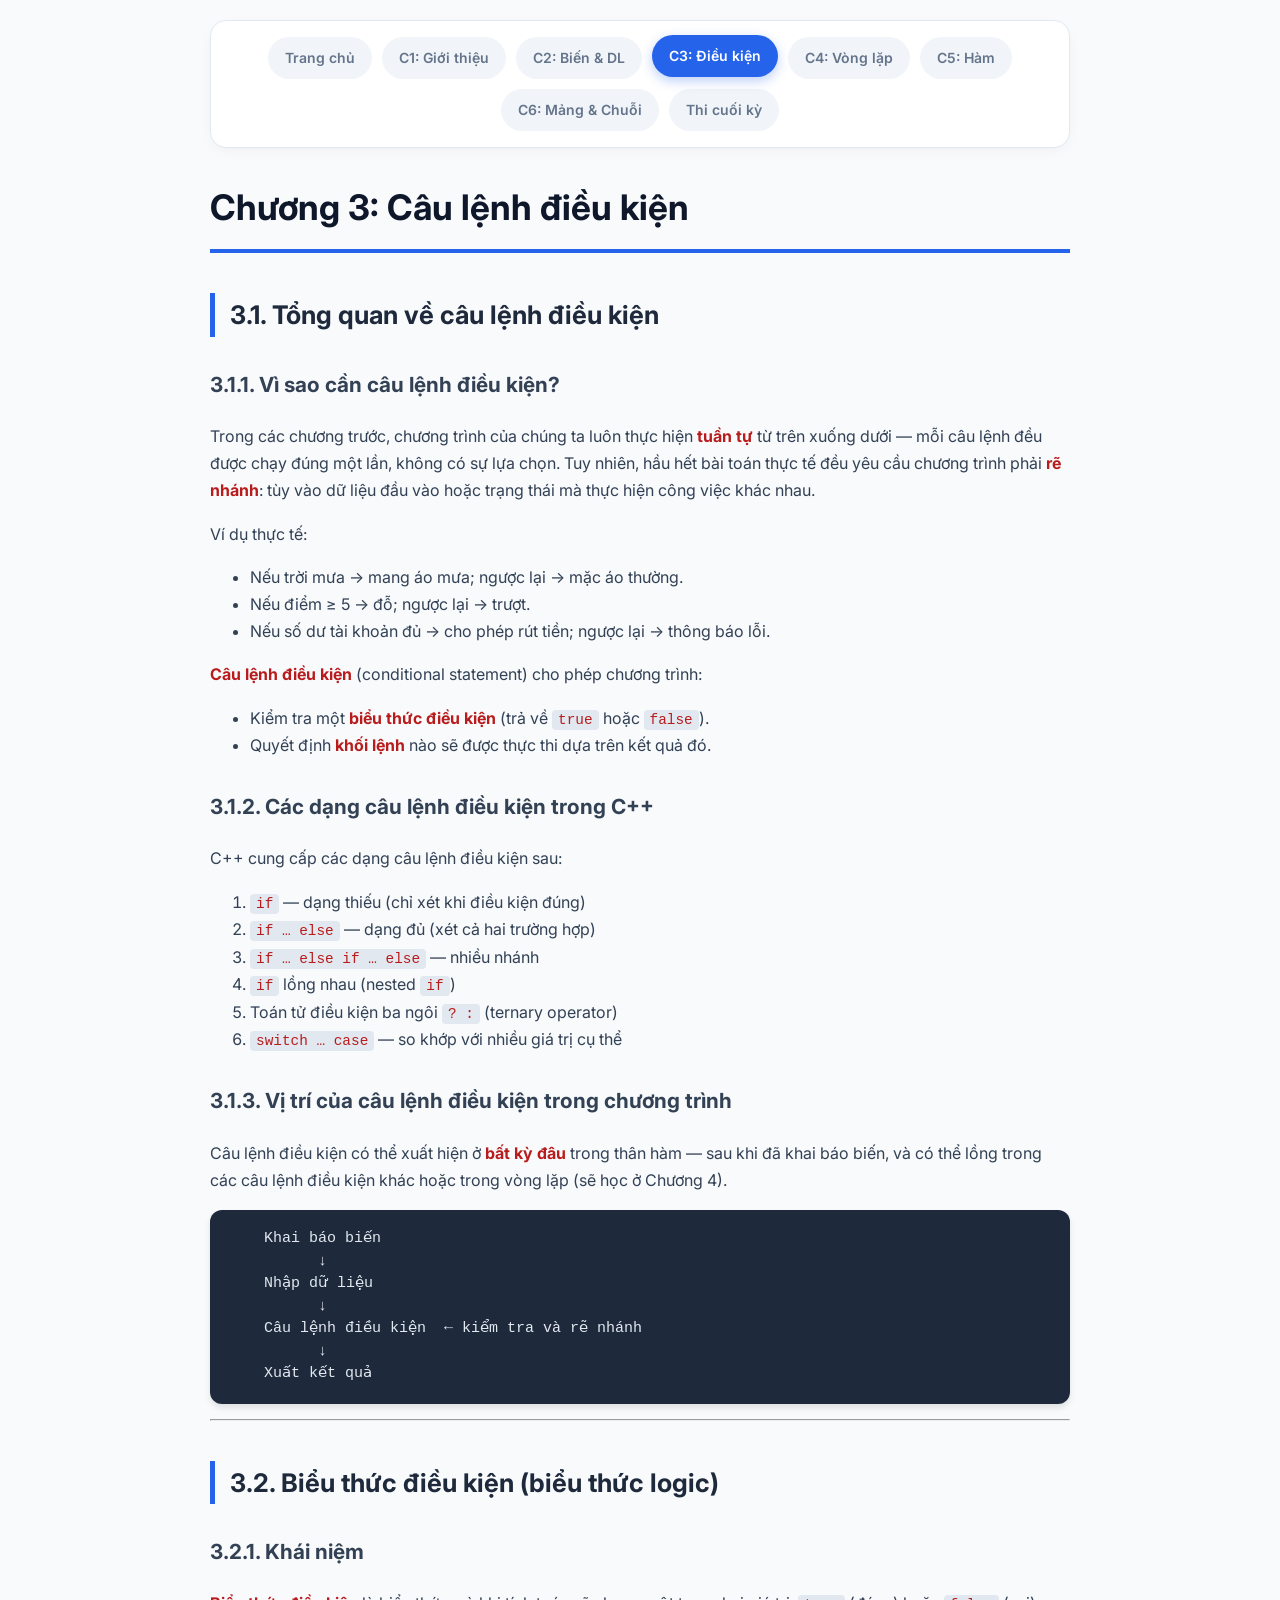
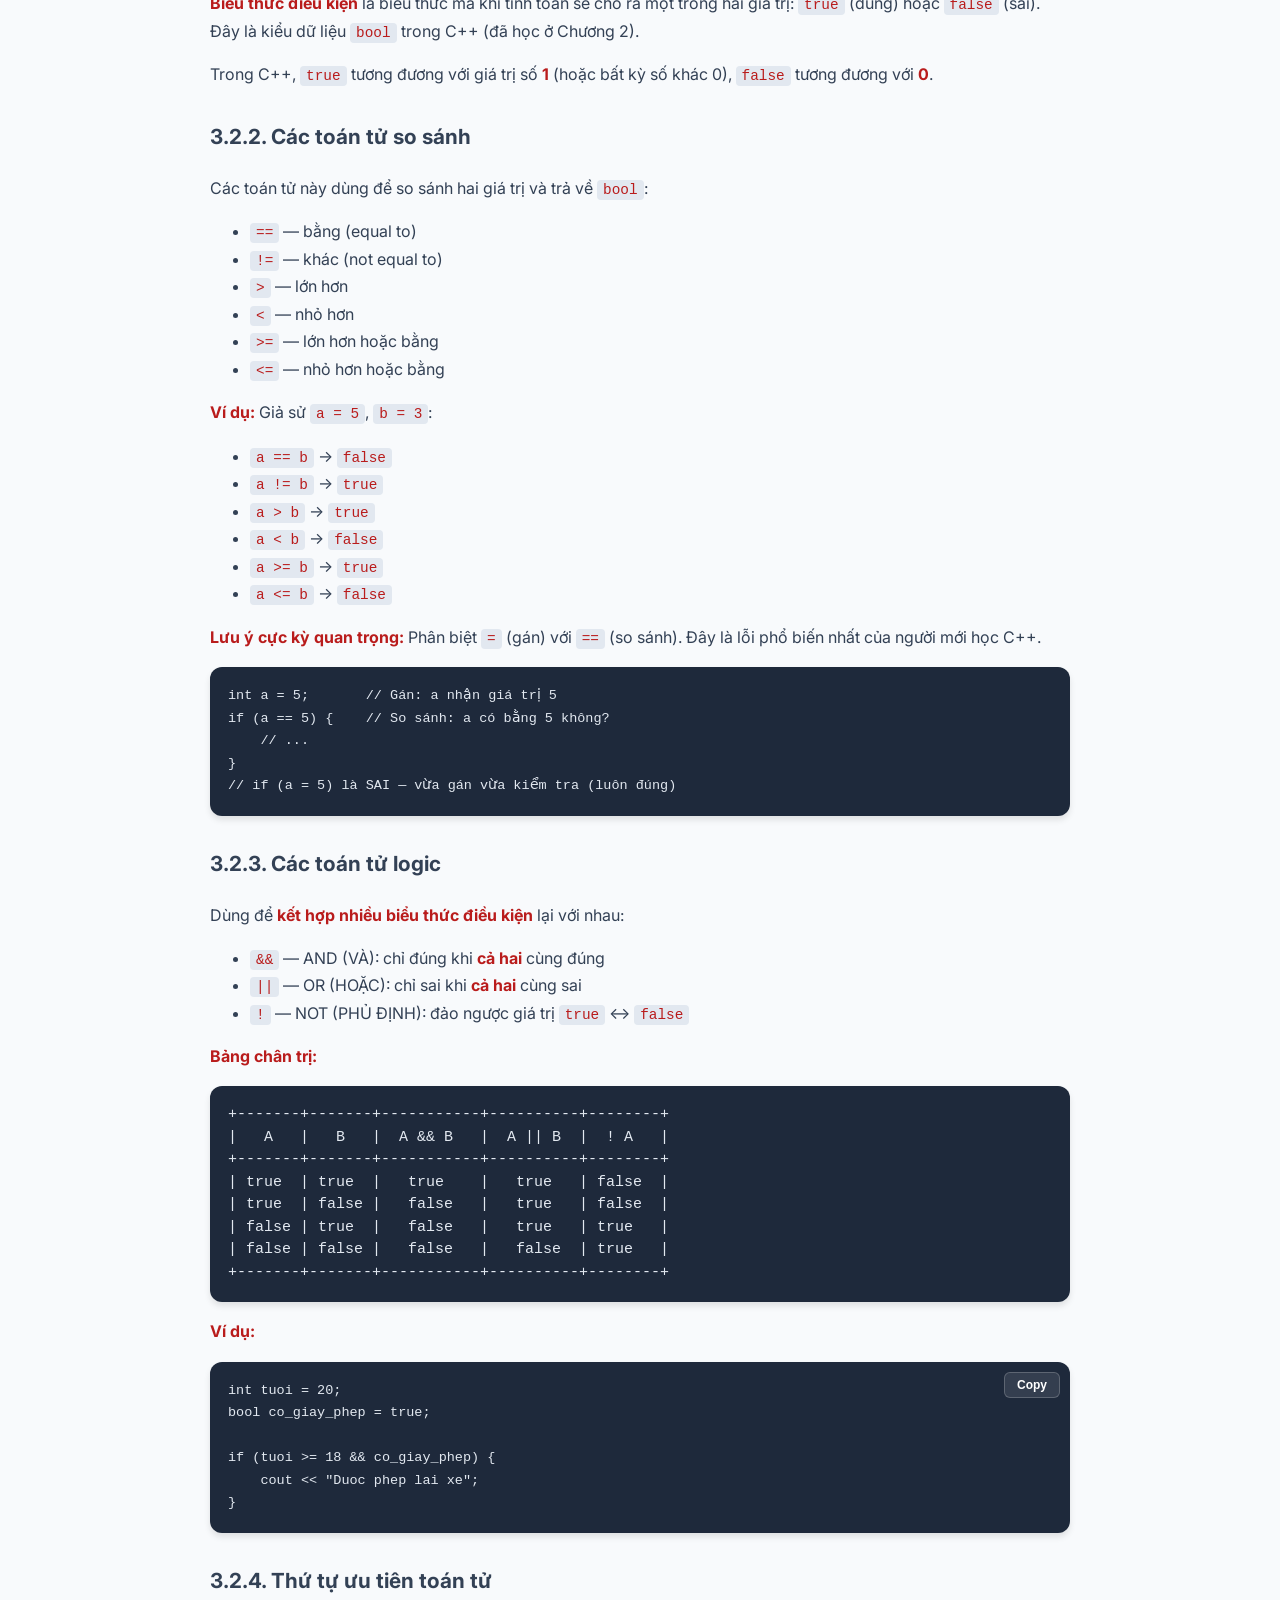
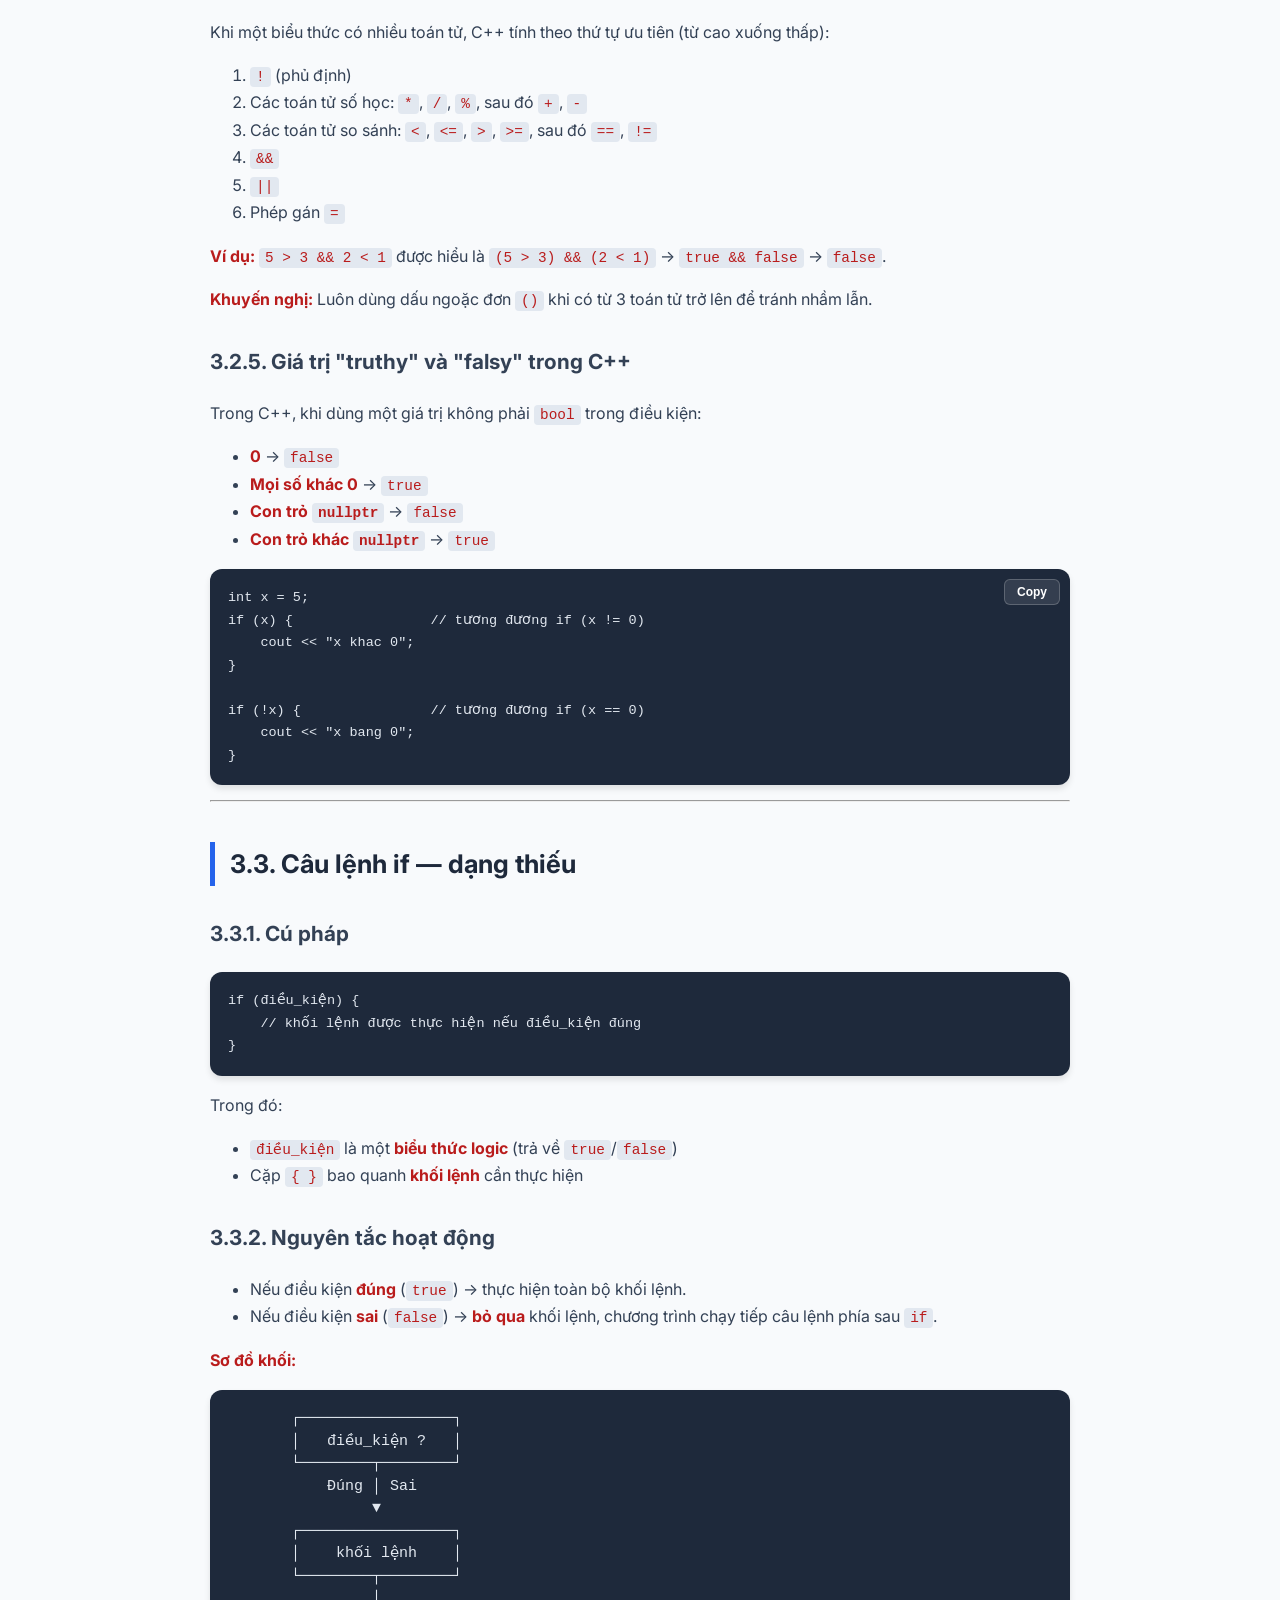
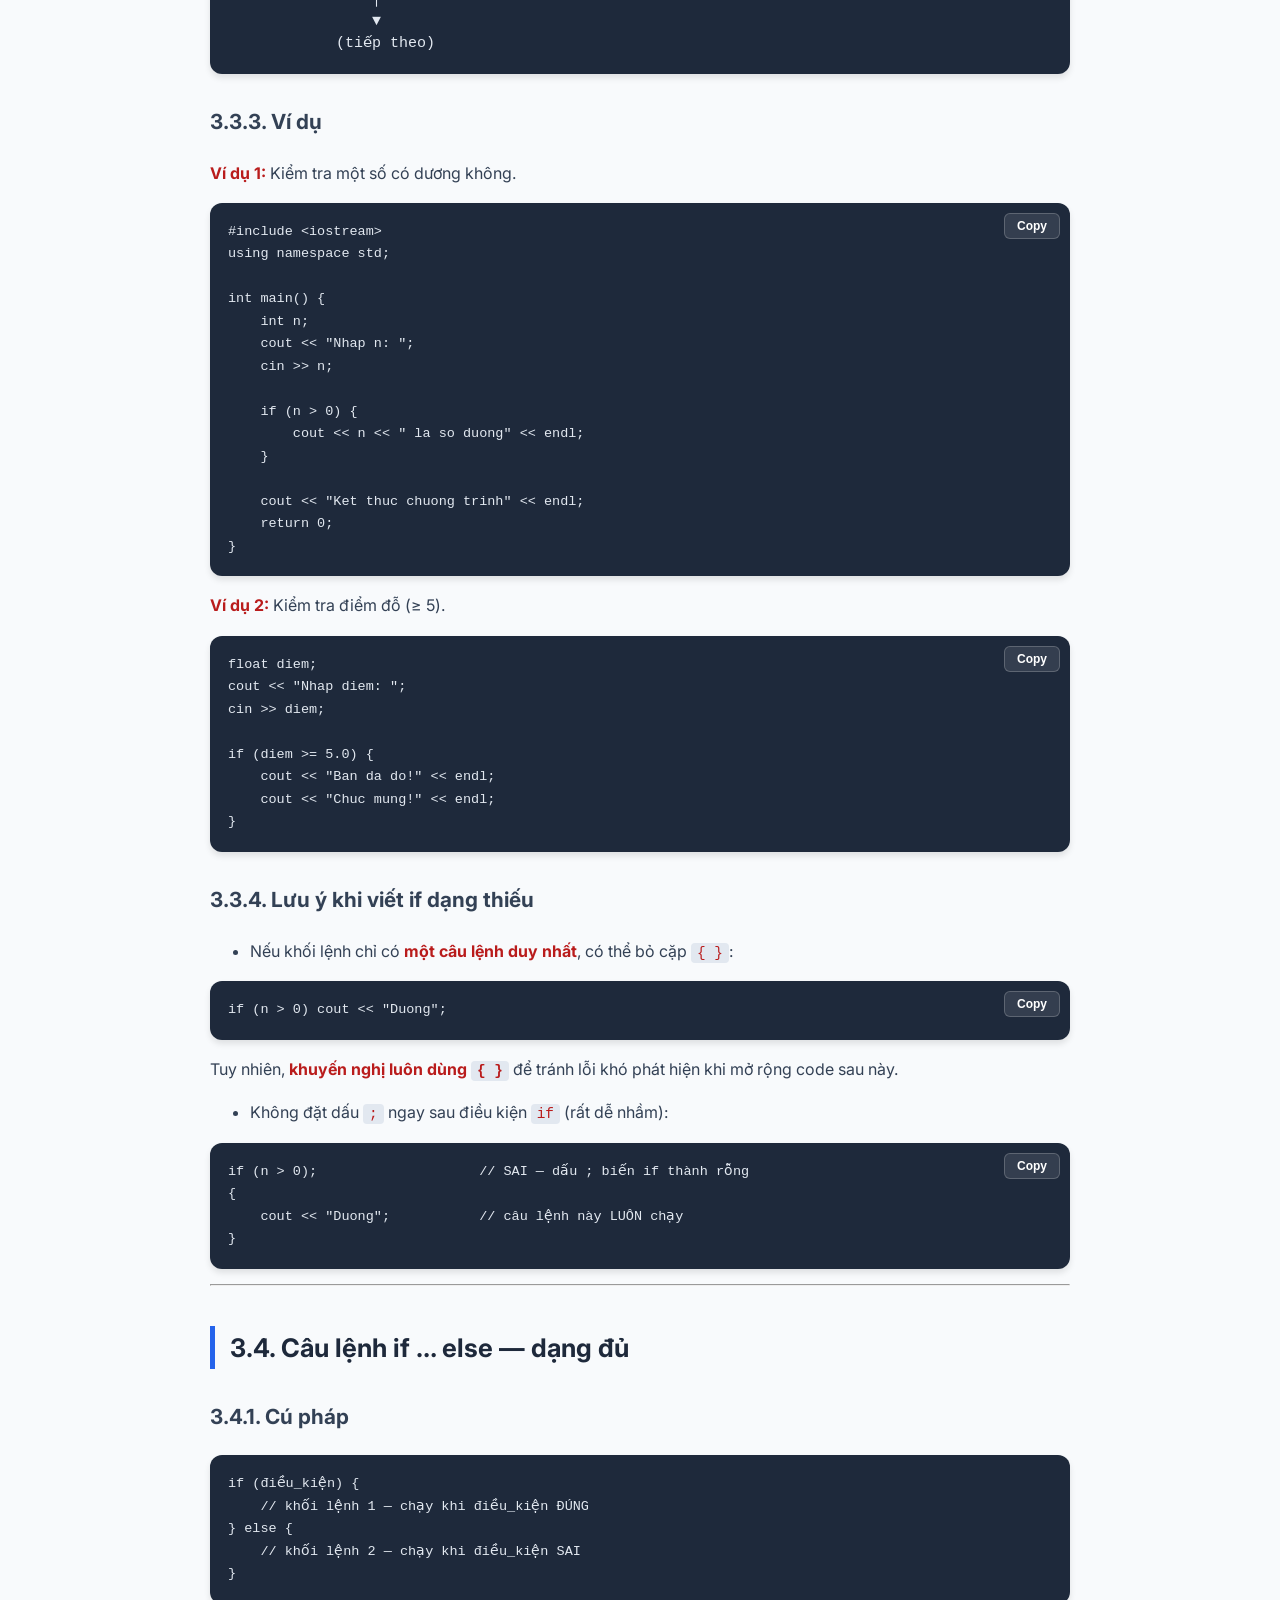
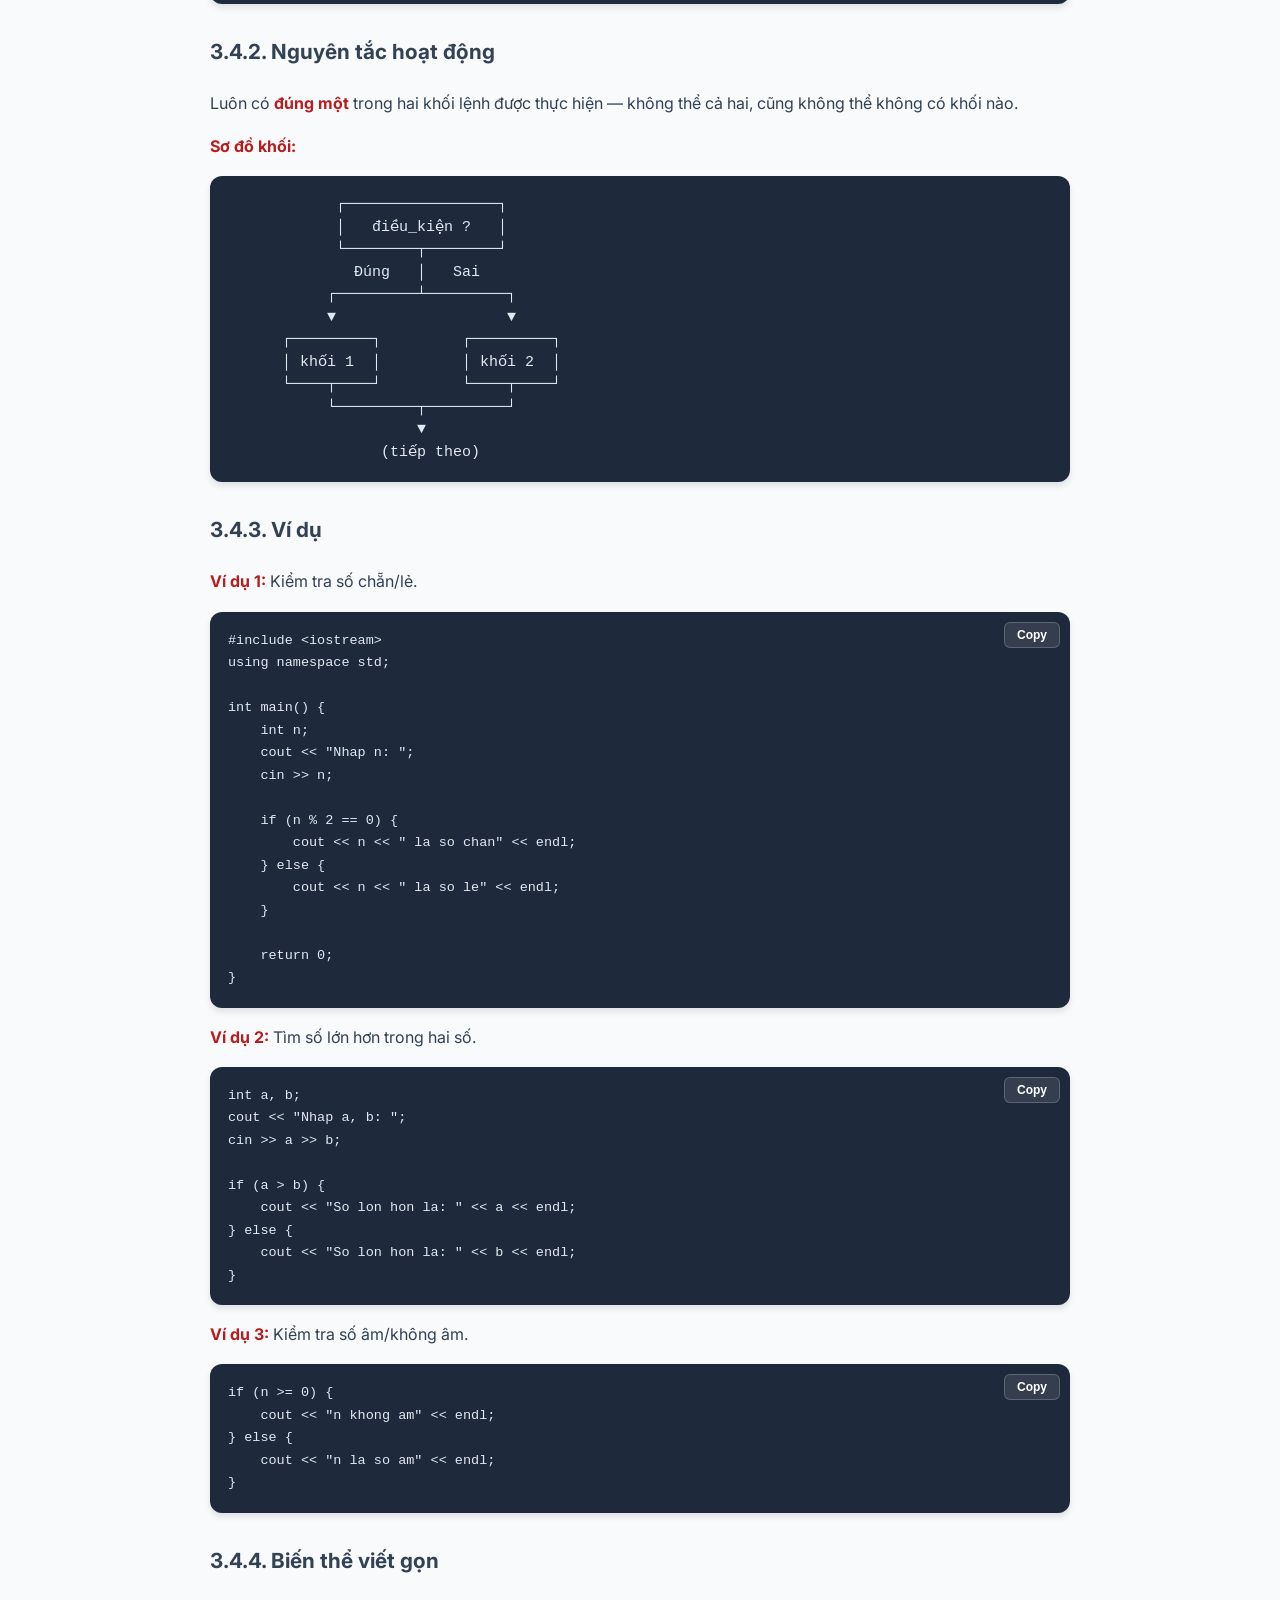
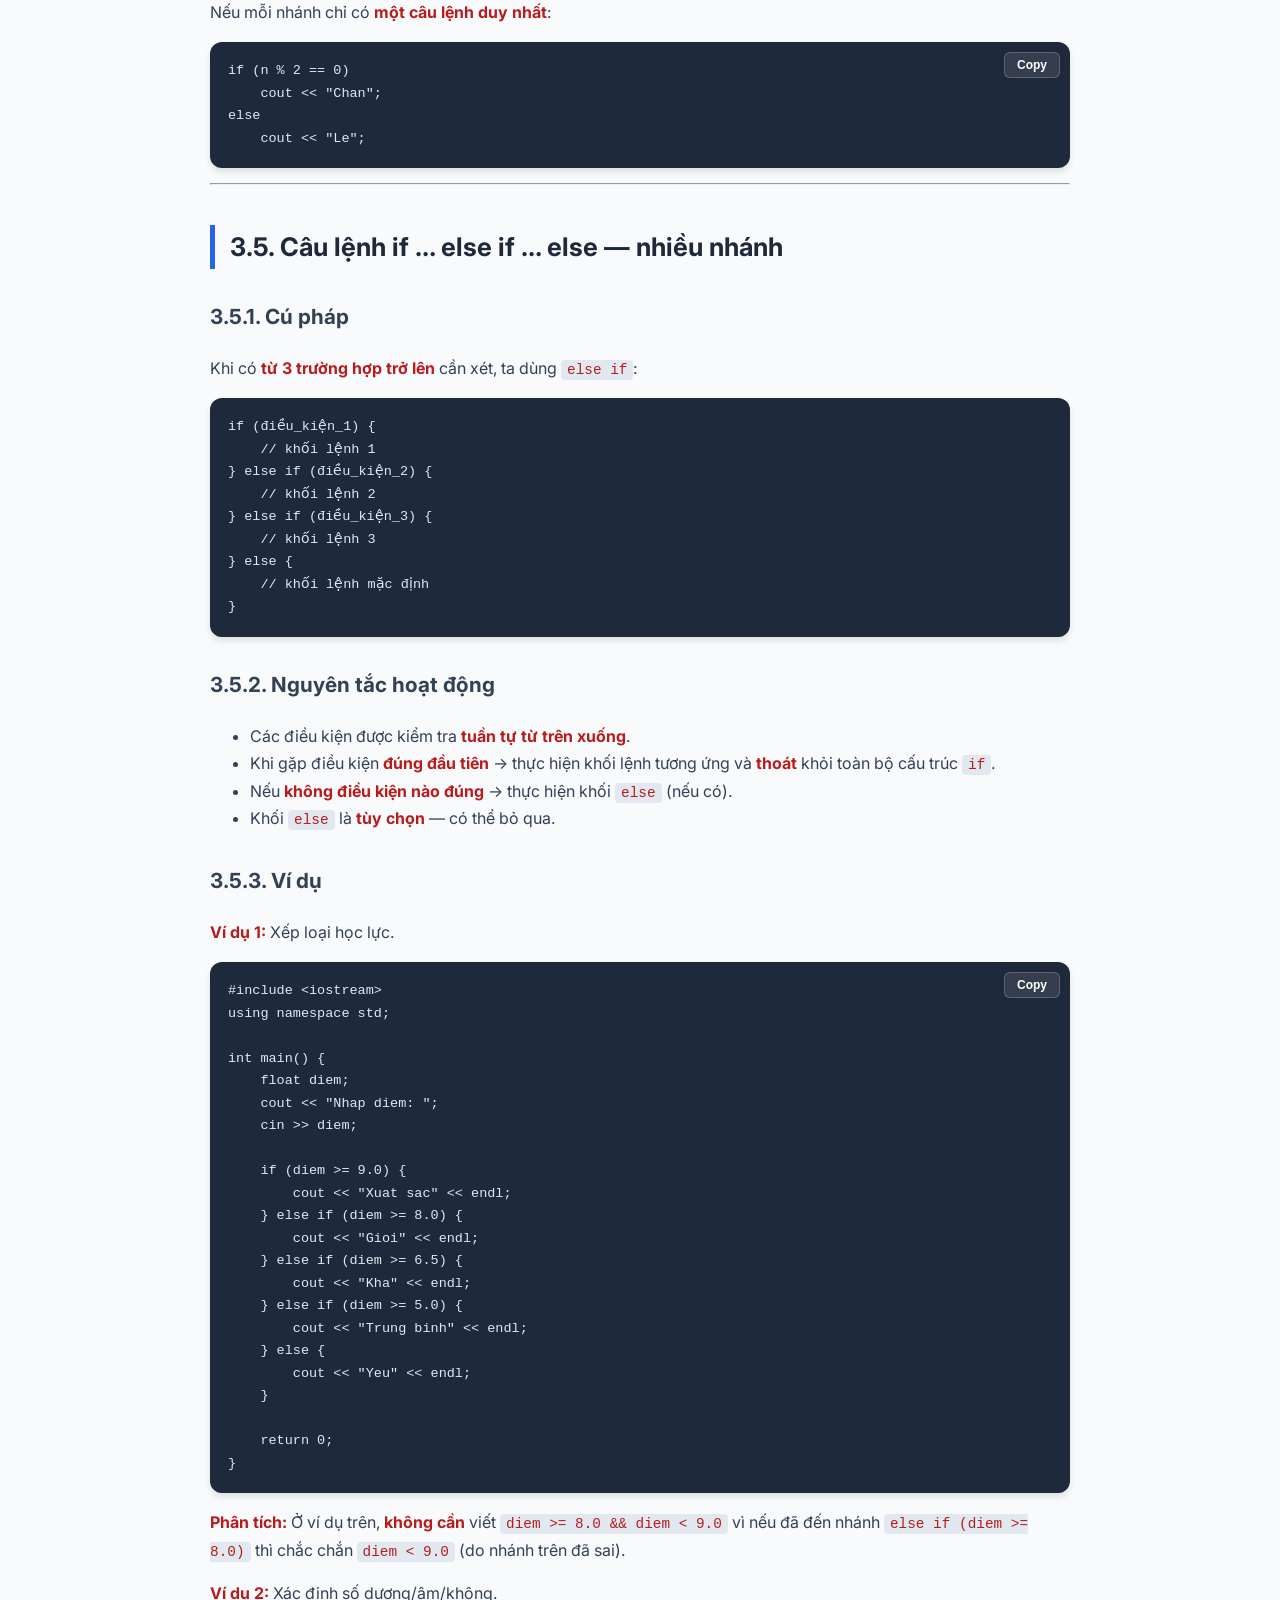
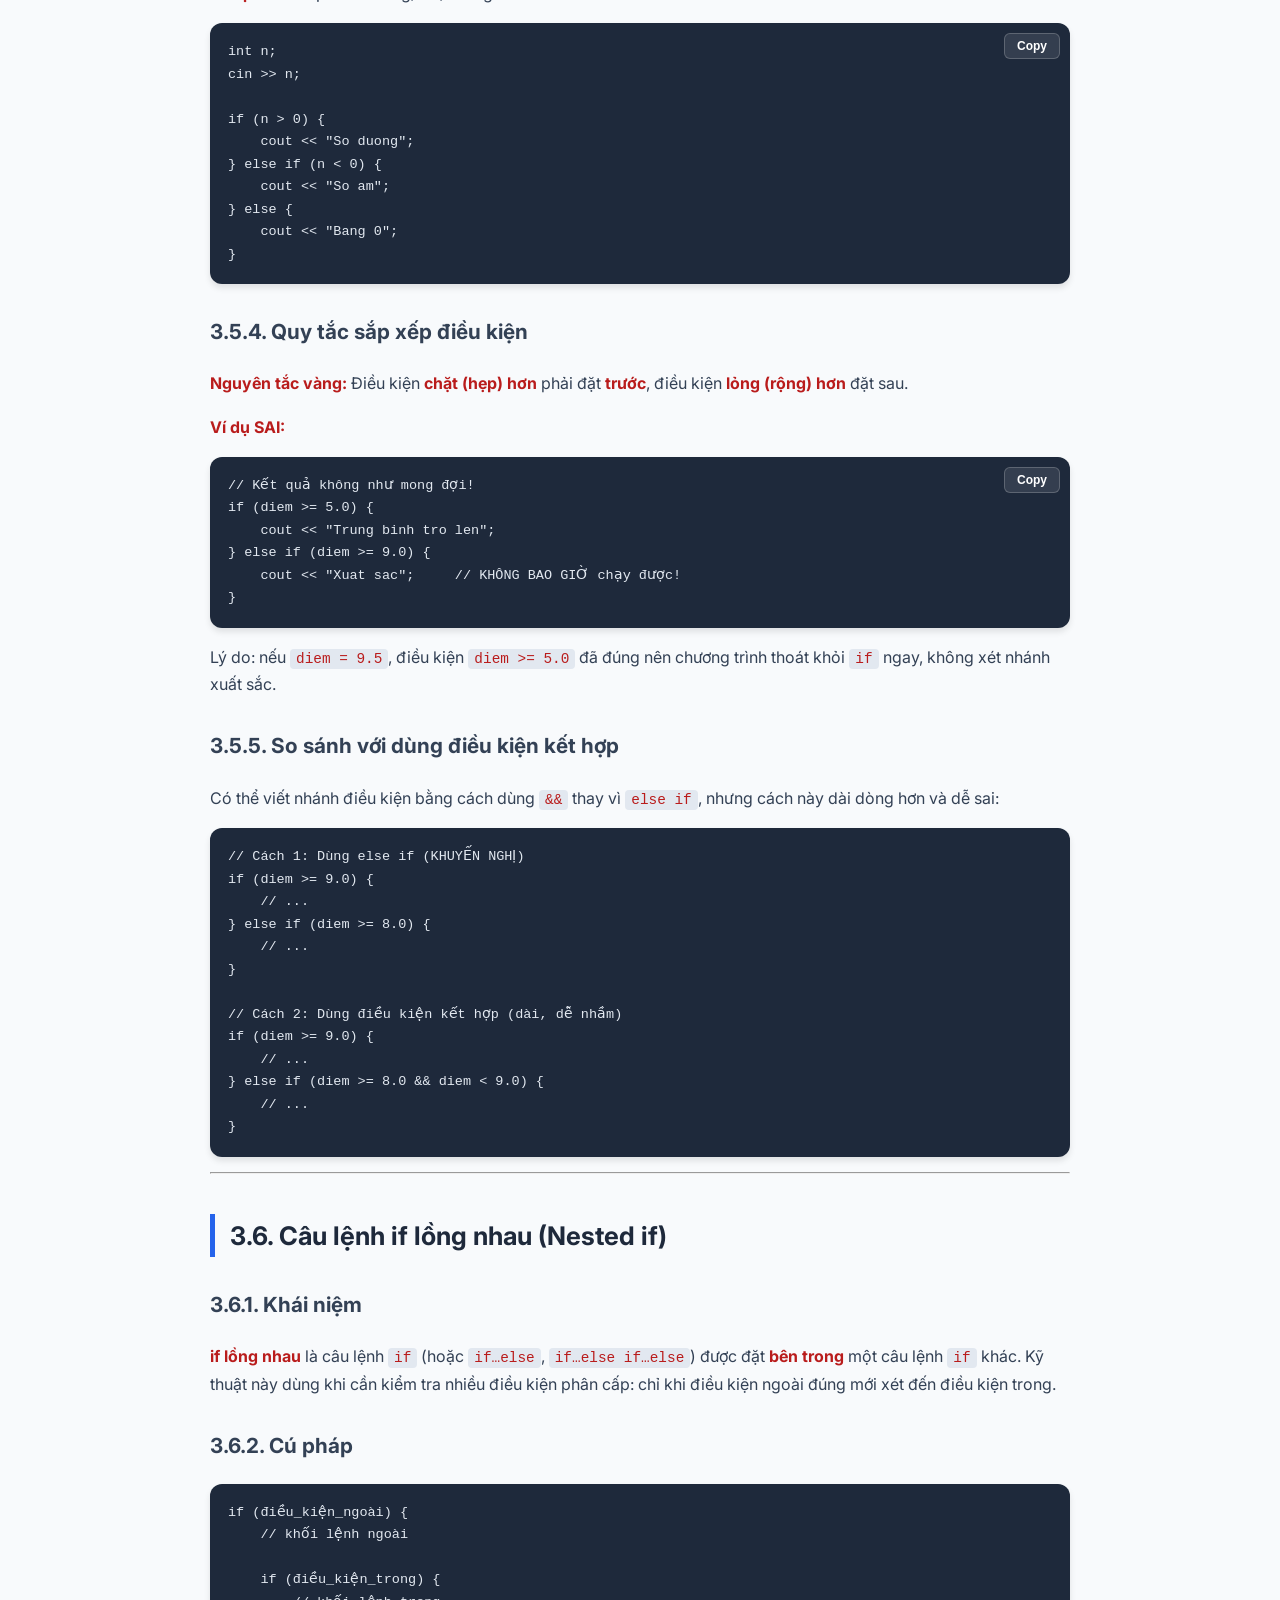
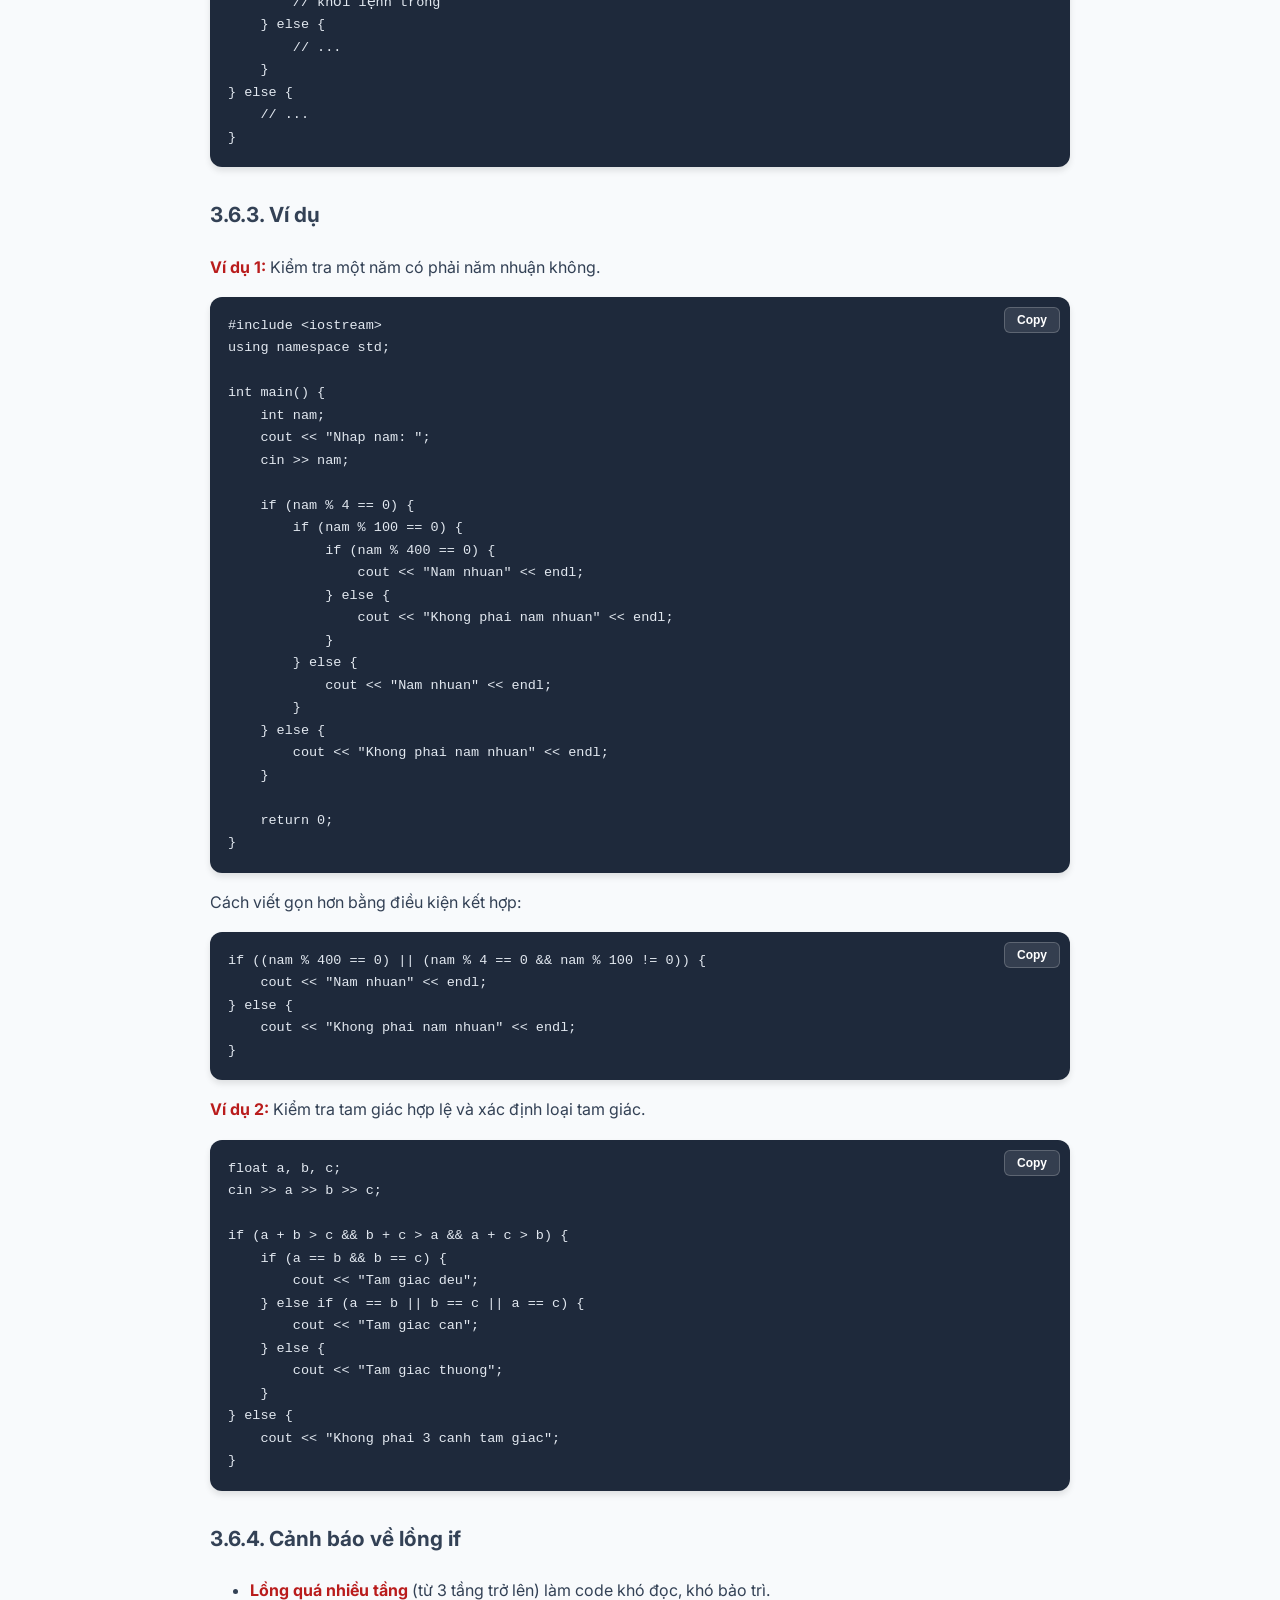
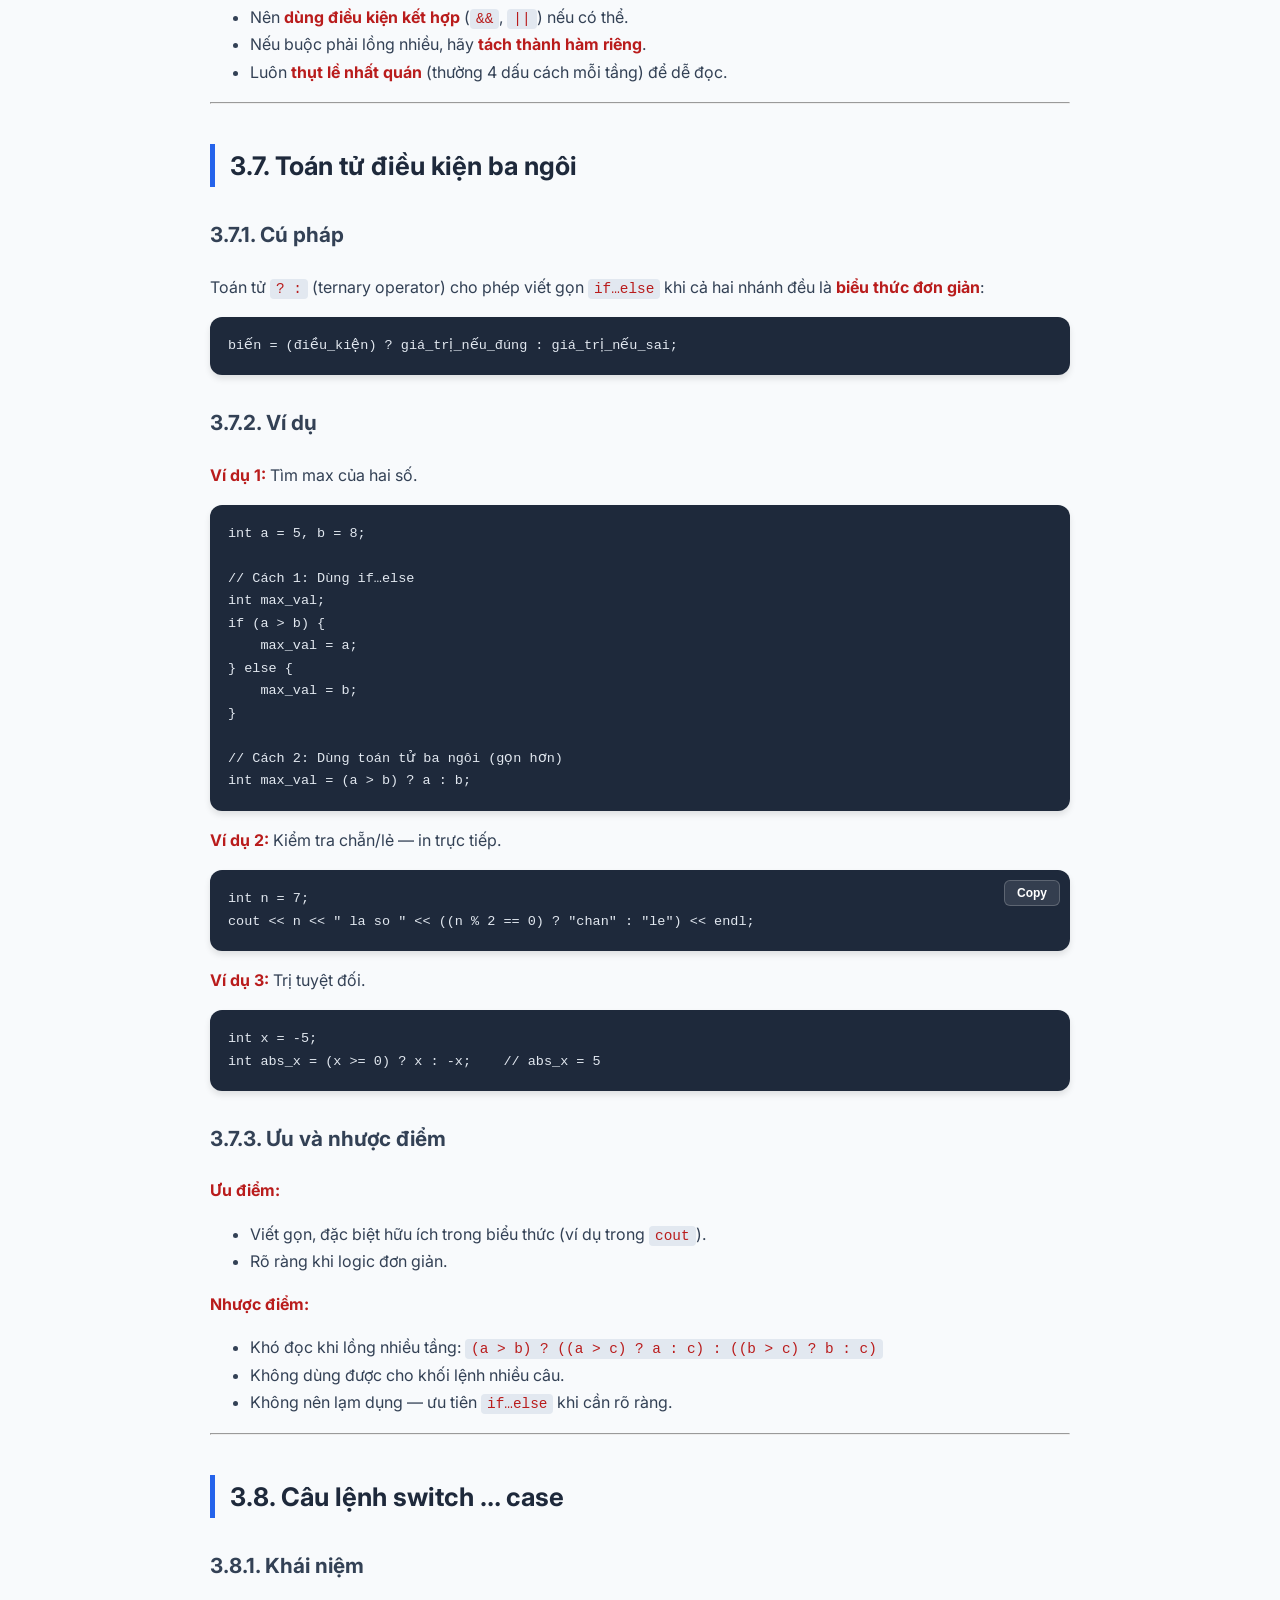
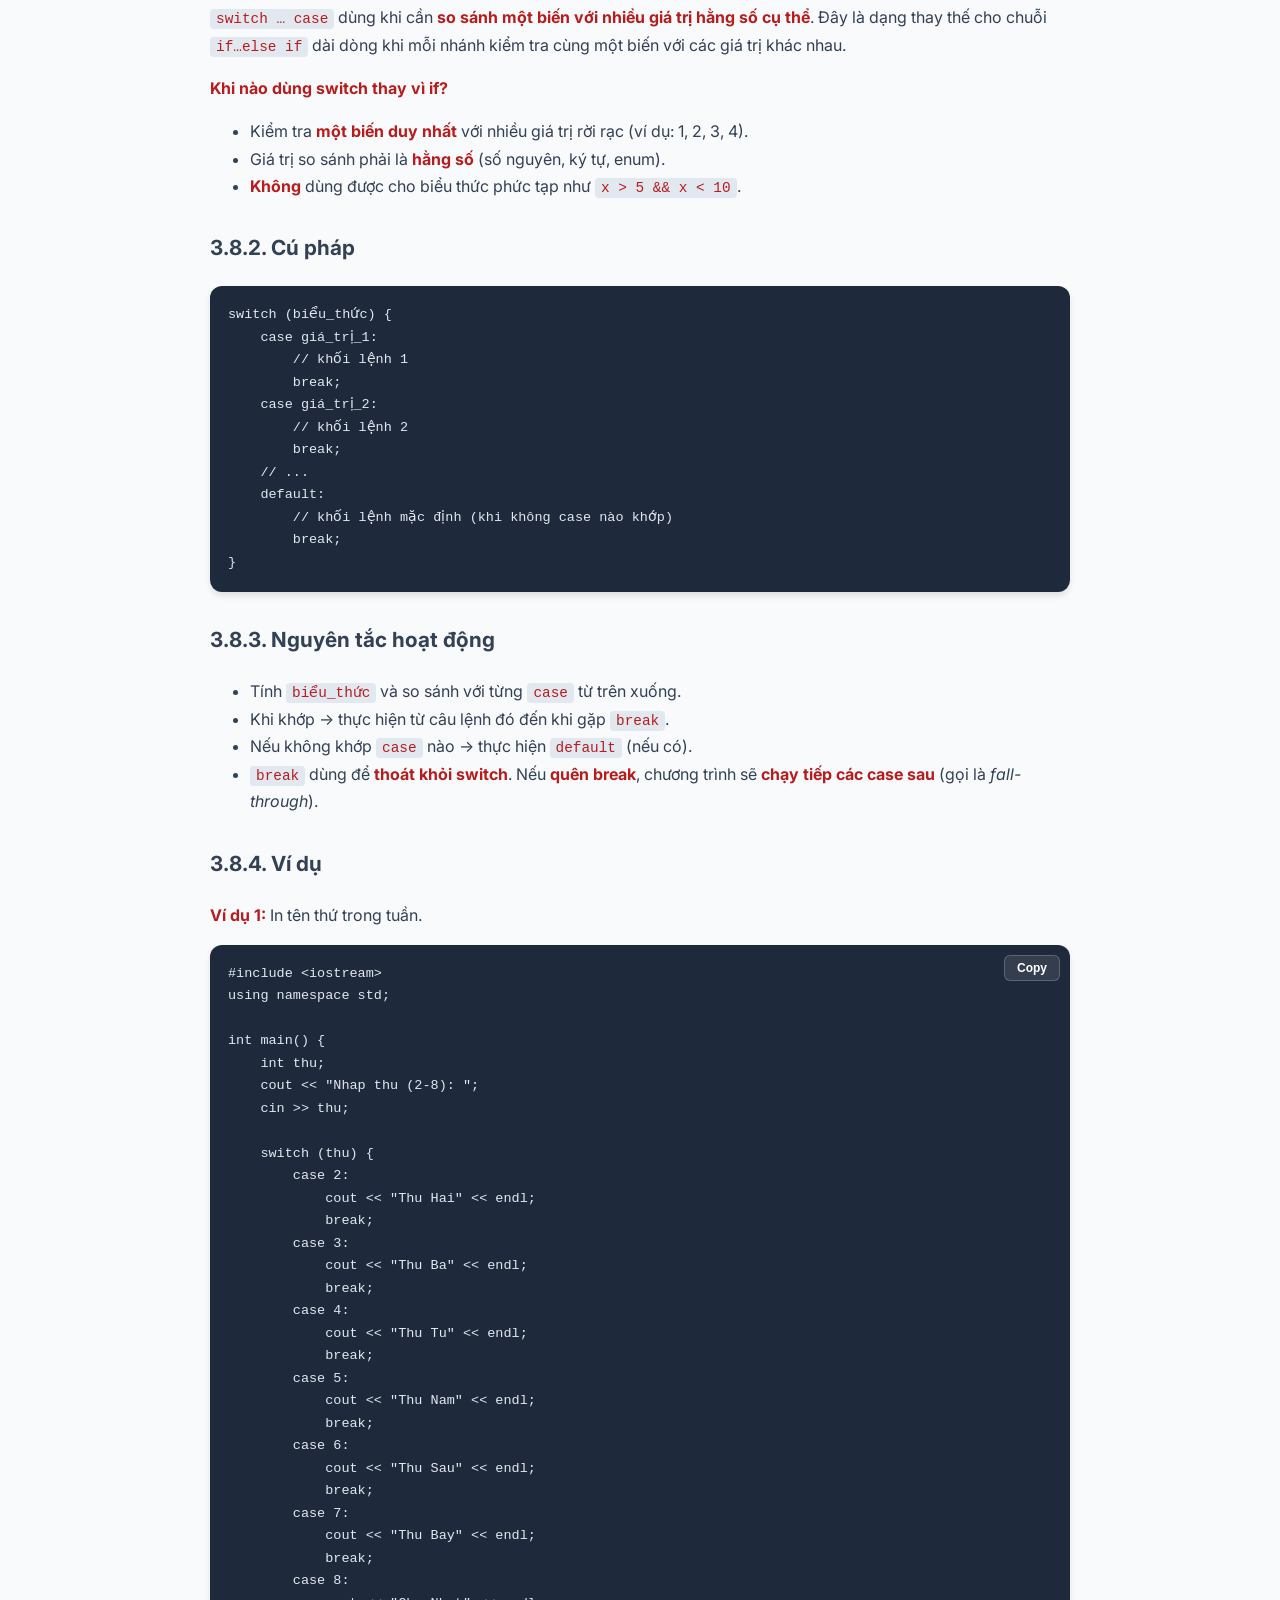
<file: chuong3.html>
<!DOCTYPE html>
<html>
<head>
<meta charset="UTF-8">
<title>Chương 3: Câu lệnh điều kiện</title>
<link rel="stylesheet" href="style.css">
</head>
<body>
<!-- ===== THANH TRẠNG THÁI CHƯƠNG ===== -->

    <div class="chapter-progress-inner">
        
        <a href="trangchu.html" class="chapter-step" data-chapter="1">
            <span class="step-number">1</span>
            <span class="step-label"> Trang chủ</span>
        </a>
         <div class="step-line"></div>
        <a href="chuong1.html" class="chapter-step" data-chapter="1">
            <span class="step-number">2</span>
            <span class="step-label">Giới thiệu C++</span>
        </a>
        <div class="step-line"></div>

        <a href="chuong2.html" class="chapter-step" data-chapter="2">
            <span class="step-number">3</span>
            <span class="step-label">Biến &amp; Kiểu dữ liệu</span>
        </a>
        <div class="step-line"></div>

        <a href="chuong3.html" class="chapter-step" data-chapter="3">
            <span class="step-number">4</span>
            <span class="step-label">Câu lệnh điều kiện</span>
        </a>
        <div class="step-line"></div>

        <a href="chuong4.html" class="chapter-step" data-chapter="4">
            <span class="step-number">5</span>
            <span class="step-label">Vòng lặp</span>
        </a>
        <div class="step-line"></div>

        <a href="chuong5.html" class="chapter-step" data-chapter="5">
            <span class="step-number">6</span>
            <span class="step-label">Hàm trong C++</span>
        </a>
        <div class="step-line"></div>

        <a href="chuong6.html" class="chapter-step" data-chapter="6">
            <span class="step-number">7</span>
            <span class="step-label">Mảng &amp; Chuỗi</span>
        </a>
    </div>
</div>


<h1>Chương 3: Câu lệnh điều kiện</h1>

<h2>3.1. Tổng quan về câu lệnh điều kiện</h2>

<h3>3.1.1. Vì sao cần câu lệnh điều kiện?</h3>

<p>Trong các chương trước, chương trình của chúng ta luôn thực hiện <strong>tuần tự</strong> từ trên xuống dưới — mỗi câu lệnh đều được chạy đúng một lần, không có sự lựa chọn. Tuy nhiên, hầu hết bài toán thực tế đều yêu cầu chương trình phải <strong>rẽ nhánh</strong>: tùy vào dữ liệu đầu vào hoặc trạng thái mà thực hiện công việc khác nhau.</p>

<p>Ví dụ thực tế:</p>
<ul>
<li>Nếu trời mưa → mang áo mưa; ngược lại → mặc áo thường.</li>
<li>Nếu điểm ≥ 5 → đỗ; ngược lại → trượt.</li>
<li>Nếu số dư tài khoản đủ → cho phép rút tiền; ngược lại → thông báo lỗi.</li>
</ul>

<p><strong>Câu lệnh điều kiện</strong> (conditional statement) cho phép chương trình:</p>
<ul>
<li>Kiểm tra một <strong>biểu thức điều kiện</strong> (trả về <code>true</code> hoặc <code>false</code>).</li>
<li>Quyết định <strong>khối lệnh</strong> nào sẽ được thực thi dựa trên kết quả đó.</li>
</ul>

<h3>3.1.2. Các dạng câu lệnh điều kiện trong C++</h3>

<p>C++ cung cấp các dạng câu lệnh điều kiện sau:</p>
<ol>
<li><code>if</code> — dạng thiếu (chỉ xét khi điều kiện đúng)</li>
<li><code>if … else</code> — dạng đủ (xét cả hai trường hợp)</li>
<li><code>if … else if … else</code> — nhiều nhánh</li>
<li><code>if</code> lồng nhau (nested <code>if</code>)</li>
<li>Toán tử điều kiện ba ngôi <code>? :</code> (ternary operator)</li>
<li><code>switch … case</code> — so khớp với nhiều giá trị cụ thể</li>
</ol>

<h3>3.1.3. Vị trí của câu lệnh điều kiện trong chương trình</h3>

<p>Câu lệnh điều kiện có thể xuất hiện ở <strong>bất kỳ đâu</strong> trong thân hàm — sau khi đã khai báo biến, và có thể lồng trong các câu lệnh điều kiện khác hoặc trong vòng lặp (sẽ học ở Chương 4).</p>

<pre>
    Khai báo biến
          ↓
    Nhập dữ liệu
          ↓
    Câu lệnh điều kiện  ← kiểm tra và rẽ nhánh
          ↓
    Xuất kết quả
</pre>

<hr>

<h2>3.2. Biểu thức điều kiện (biểu thức logic)</h2>

<h3>3.2.1. Khái niệm</h3>

<p><strong>Biểu thức điều kiện</strong> là biểu thức mà khi tính toán sẽ cho ra một trong hai giá trị: <code>true</code> (đúng) hoặc <code>false</code> (sai). Đây là kiểu dữ liệu <code>bool</code> trong C++ (đã học ở Chương 2).</p>

<p>Trong C++, <code>true</code> tương đương với giá trị số <strong>1</strong> (hoặc bất kỳ số khác 0), <code>false</code> tương đương với <strong>0</strong>.</p>

<h3>3.2.2. Các toán tử so sánh</h3>

<p>Các toán tử này dùng để so sánh hai giá trị và trả về <code>bool</code>:</p>

<ul>
<li><code>==</code> — bằng (equal to)</li>
<li><code>!=</code> — khác (not equal to)</li>
<li><code>&gt;</code> — lớn hơn</li>
<li><code>&lt;</code> — nhỏ hơn</li>
<li><code>&gt;=</code> — lớn hơn hoặc bằng</li>
<li><code>&lt;=</code> — nhỏ hơn hoặc bằng</li>
</ul>

<p><strong>Ví dụ:</strong> Giả sử <code>a = 5</code>, <code>b = 3</code>:</p>

<ul>
<li><code>a == b</code> → <code>false</code></li>
<li><code>a != b</code> → <code>true</code></li>
<li><code>a &gt; b</code> → <code>true</code></li>
<li><code>a &lt; b</code> → <code>false</code></li>
<li><code>a &gt;= b</code> → <code>true</code></li>
<li><code>a &lt;= b</code> → <code>false</code></li>
</ul>

<p><strong>Lưu ý cực kỳ quan trọng:</strong> Phân biệt <code>=</code> (gán) với <code>==</code> (so sánh). Đây là lỗi phổ biến nhất của người mới học C++.</p>

<pre><code>int a = 5;       // Gán: a nhận giá trị 5
if (a == 5) {    // So sánh: a có bằng 5 không?
    // ...
}
// if (a = 5) là SAI — vừa gán vừa kiểm tra (luôn đúng)</code></pre>

<h3>3.2.3. Các toán tử logic</h3>

<p>Dùng để <strong>kết hợp nhiều biểu thức điều kiện</strong> lại với nhau:</p>

<ul>
<li><code>&amp;&amp;</code> — AND (VÀ): chỉ đúng khi <strong>cả hai</strong> cùng đúng</li>
<li><code>||</code> — OR (HOẶC): chỉ sai khi <strong>cả hai</strong> cùng sai</li>
<li><code>!</code> — NOT (PHỦ ĐỊNH): đảo ngược giá trị <code>true</code> ↔ <code>false</code></li>
</ul>

<p><strong>Bảng chân trị:</strong></p>

<pre>
+-------+-------+-----------+----------+--------+
|   A   |   B   |  A &amp;&amp; B   |  A || B  |  ! A   |
+-------+-------+-----------+----------+--------+
| true  | true  |   true    |   true   | false  |
| true  | false |   false   |   true   | false  |
| false | true  |   false   |   true   | true   |
| false | false |   false   |   false  | true   |
+-------+-------+-----------+----------+--------+
</pre>

<p><strong>Ví dụ:</strong></p>

<pre><code>int tuoi = 20;
bool co_giay_phep = true;

if (tuoi &gt;= 18 &amp;&amp; co_giay_phep) {
    cout &lt;&lt; "Duoc phep lai xe";
}</code></pre>

<h3>3.2.4. Thứ tự ưu tiên toán tử</h3>

<p>Khi một biểu thức có nhiều toán tử, C++ tính theo thứ tự ưu tiên (từ cao xuống thấp):</p>
<ol>
<li><code>!</code> (phủ định)</li>
<li>Các toán tử số học: <code>*</code>, <code>/</code>, <code>%</code>, sau đó <code>+</code>, <code>-</code></li>
<li>Các toán tử so sánh: <code>&lt;</code>, <code>&lt;=</code>, <code>&gt;</code>, <code>&gt;=</code>, sau đó <code>==</code>, <code>!=</code></li>
<li><code>&amp;&amp;</code></li>
<li><code>||</code></li>
<li>Phép gán <code>=</code></li>
</ol>

<p><strong>Ví dụ:</strong> <code>5 &gt; 3 &amp;&amp; 2 &lt; 1</code> được hiểu là <code>(5 &gt; 3) &amp;&amp; (2 &lt; 1)</code> → <code>true &amp;&amp; false</code> → <code>false</code>.</p>

<p><strong>Khuyến nghị:</strong> Luôn dùng dấu ngoặc đơn <code>()</code> khi có từ 3 toán tử trở lên để tránh nhầm lẫn.</p>

<h3>3.2.5. Giá trị "truthy" và "falsy" trong C++</h3>

<p>Trong C++, khi dùng một giá trị không phải <code>bool</code> trong điều kiện:</p>
<ul>
<li><strong>0</strong> → <code>false</code></li>
<li><strong>Mọi số khác 0</strong> → <code>true</code></li>
<li><strong>Con trỏ <code>nullptr</code></strong> → <code>false</code></li>
<li><strong>Con trỏ khác <code>nullptr</code></strong> → <code>true</code></li>
</ul>

<pre><code>int x = 5;
if (x) {                 // tương đương if (x != 0)
    cout &lt;&lt; "x khac 0";
}

if (!x) {                // tương đương if (x == 0)
    cout &lt;&lt; "x bang 0";
}</code></pre>

<hr>

<h2>3.3. Câu lệnh if — dạng thiếu</h2>

<h3>3.3.1. Cú pháp</h3>

<pre><code>if (điều_kiện) {
    // khối lệnh được thực hiện nếu điều_kiện đúng
}</code></pre>

<p>Trong đó:</p>
<ul>
<li><code>điều_kiện</code> là một <strong>biểu thức logic</strong> (trả về <code>true</code>/<code>false</code>)</li>
<li>Cặp <code>{ }</code> bao quanh <strong>khối lệnh</strong> cần thực hiện</li>
</ul>

<h3>3.3.2. Nguyên tắc hoạt động</h3>

<ul>
<li>Nếu điều kiện <strong>đúng</strong> (<code>true</code>) → thực hiện toàn bộ khối lệnh.</li>
<li>Nếu điều kiện <strong>sai</strong> (<code>false</code>) → <strong>bỏ qua</strong> khối lệnh, chương trình chạy tiếp câu lệnh phía sau <code>if</code>.</li>
</ul>

<p><strong>Sơ đồ khối:</strong></p>

<pre>
       ┌─────────────────┐
       │   điều_kiện ?   │
       └────────┬────────┘
           Đúng │ Sai
                ▼
       ┌─────────────────┐
       │    khối lệnh    │
       └────────┬────────┘
                │
                ▼
            (tiếp theo)
</pre>

<h3>3.3.3. Ví dụ</h3>

<p><strong>Ví dụ 1:</strong> Kiểm tra một số có dương không.</p>

<pre><code>#include &lt;iostream&gt;
using namespace std;

int main() {
    int n;
    cout &lt;&lt; "Nhap n: ";
    cin &gt;&gt; n;

    if (n &gt; 0) {
        cout &lt;&lt; n &lt;&lt; " la so duong" &lt;&lt; endl;
    }

    cout &lt;&lt; "Ket thuc chuong trinh" &lt;&lt; endl;
    return 0;
}</code></pre>

<p><strong>Ví dụ 2:</strong> Kiểm tra điểm đỗ (≥ 5).</p>

<pre><code>float diem;
cout &lt;&lt; "Nhap diem: ";
cin &gt;&gt; diem;

if (diem &gt;= 5.0) {
    cout &lt;&lt; "Ban da do!" &lt;&lt; endl;
    cout &lt;&lt; "Chuc mung!" &lt;&lt; endl;
}</code></pre>

<h3>3.3.4. Lưu ý khi viết if dạng thiếu</h3>

<ul>
<li>Nếu khối lệnh chỉ có <strong>một câu lệnh duy nhất</strong>, có thể bỏ cặp <code>{ }</code>:</li>
</ul>

<pre><code>if (n &gt; 0) cout &lt;&lt; "Duong";</code></pre>

<p>Tuy nhiên, <strong>khuyến nghị luôn dùng <code>{ }</code></strong> để tránh lỗi khó phát hiện khi mở rộng code sau này.</p>

<ul>
<li>Không đặt dấu <code>;</code> ngay sau điều kiện <code>if</code> (rất dễ nhầm):</li>
</ul>

<pre><code>if (n &gt; 0);                    // SAI — dấu ; biến if thành rỗng
{
    cout &lt;&lt; "Duong";           // câu lệnh này LUÔN chạy
}</code></pre>

<hr>

<h2>3.4. Câu lệnh if … else — dạng đủ</h2>

<h3>3.4.1. Cú pháp</h3>

<pre><code>if (điều_kiện) {
    // khối lệnh 1 — chạy khi điều_kiện ĐÚNG
} else {
    // khối lệnh 2 — chạy khi điều_kiện SAI
}</code></pre>

<h3>3.4.2. Nguyên tắc hoạt động</h3>

<p>Luôn có <strong>đúng một</strong> trong hai khối lệnh được thực hiện — không thể cả hai, cũng không thể không có khối nào.</p>

<p><strong>Sơ đồ khối:</strong></p>

<pre>
            ┌─────────────────┐
            │   điều_kiện ?   │
            └────────┬────────┘
              Đúng   │   Sai
           ┌─────────┴─────────┐
           ▼                   ▼
      ┌─────────┐         ┌─────────┐
      │ khối 1  │         │ khối 2  │
      └────┬────┘         └────┬────┘
           └─────────┬─────────┘
                     ▼
                 (tiếp theo)
</pre>

<h3>3.4.3. Ví dụ</h3>

<p><strong>Ví dụ 1:</strong> Kiểm tra số chẵn/lẻ.</p>

<pre><code>#include &lt;iostream&gt;
using namespace std;

int main() {
    int n;
    cout &lt;&lt; "Nhap n: ";
    cin &gt;&gt; n;

    if (n % 2 == 0) {
        cout &lt;&lt; n &lt;&lt; " la so chan" &lt;&lt; endl;
    } else {
        cout &lt;&lt; n &lt;&lt; " la so le" &lt;&lt; endl;
    }

    return 0;
}</code></pre>

<p><strong>Ví dụ 2:</strong> Tìm số lớn hơn trong hai số.</p>

<pre><code>int a, b;
cout &lt;&lt; "Nhap a, b: ";
cin &gt;&gt; a &gt;&gt; b;

if (a &gt; b) {
    cout &lt;&lt; "So lon hon la: " &lt;&lt; a &lt;&lt; endl;
} else {
    cout &lt;&lt; "So lon hon la: " &lt;&lt; b &lt;&lt; endl;
}</code></pre>

<p><strong>Ví dụ 3:</strong> Kiểm tra số âm/không âm.</p>

<pre><code>if (n &gt;= 0) {
    cout &lt;&lt; "n khong am" &lt;&lt; endl;
} else {
    cout &lt;&lt; "n la so am" &lt;&lt; endl;
}</code></pre>

<h3>3.4.4. Biến thể viết gọn</h3>

<p>Nếu mỗi nhánh chỉ có <strong>một câu lệnh duy nhất</strong>:</p>

<pre><code>if (n % 2 == 0)
    cout &lt;&lt; "Chan";
else
    cout &lt;&lt; "Le";</code></pre>

<hr>

<h2>3.5. Câu lệnh if … else if … else — nhiều nhánh</h2>

<h3>3.5.1. Cú pháp</h3>

<p>Khi có <strong>từ 3 trường hợp trở lên</strong> cần xét, ta dùng <code>else if</code>:</p>

<pre><code>if (điều_kiện_1) {
    // khối lệnh 1
} else if (điều_kiện_2) {
    // khối lệnh 2
} else if (điều_kiện_3) {
    // khối lệnh 3
} else {
    // khối lệnh mặc định
}</code></pre>

<h3>3.5.2. Nguyên tắc hoạt động</h3>

<ul>
<li>Các điều kiện được kiểm tra <strong>tuần tự từ trên xuống</strong>.</li>
<li>Khi gặp điều kiện <strong>đúng đầu tiên</strong> → thực hiện khối lệnh tương ứng và <strong>thoát</strong> khỏi toàn bộ cấu trúc <code>if</code>.</li>
<li>Nếu <strong>không điều kiện nào đúng</strong> → thực hiện khối <code>else</code> (nếu có).</li>
<li>Khối <code>else</code> là <strong>tùy chọn</strong> — có thể bỏ qua.</li>
</ul>

<h3>3.5.3. Ví dụ</h3>

<p><strong>Ví dụ 1:</strong> Xếp loại học lực.</p>

<pre><code>#include &lt;iostream&gt;
using namespace std;

int main() {
    float diem;
    cout &lt;&lt; "Nhap diem: ";
    cin &gt;&gt; diem;

    if (diem &gt;= 9.0) {
        cout &lt;&lt; "Xuat sac" &lt;&lt; endl;
    } else if (diem &gt;= 8.0) {
        cout &lt;&lt; "Gioi" &lt;&lt; endl;
    } else if (diem &gt;= 6.5) {
        cout &lt;&lt; "Kha" &lt;&lt; endl;
    } else if (diem &gt;= 5.0) {
        cout &lt;&lt; "Trung binh" &lt;&lt; endl;
    } else {
        cout &lt;&lt; "Yeu" &lt;&lt; endl;
    }

    return 0;
}</code></pre>

<p><strong>Phân tích:</strong> Ở ví dụ trên, <strong>không cần</strong> viết <code>diem &gt;= 8.0 &amp;&amp; diem &lt; 9.0</code> vì nếu đã đến nhánh <code>else if (diem &gt;= 8.0)</code> thì chắc chắn <code>diem &lt; 9.0</code> (do nhánh trên đã sai).</p>

<p><strong>Ví dụ 2:</strong> Xác định số dương/âm/không.</p>

<pre><code>int n;
cin &gt;&gt; n;

if (n &gt; 0) {
    cout &lt;&lt; "So duong";
} else if (n &lt; 0) {
    cout &lt;&lt; "So am";
} else {
    cout &lt;&lt; "Bang 0";
}</code></pre>

<h3>3.5.4. Quy tắc sắp xếp điều kiện</h3>

<p><strong>Nguyên tắc vàng:</strong> Điều kiện <strong>chặt (hẹp) hơn</strong> phải đặt <strong>trước</strong>, điều kiện <strong>lỏng (rộng) hơn</strong> đặt sau.</p>

<p><strong>Ví dụ SAI:</strong></p>

<pre><code>// Kết quả không như mong đợi!
if (diem &gt;= 5.0) {
    cout &lt;&lt; "Trung binh tro len";
} else if (diem &gt;= 9.0) {
    cout &lt;&lt; "Xuat sac";     // KHÔNG BAO GIỜ chạy được!
}</code></pre>

<p>Lý do: nếu <code>diem = 9.5</code>, điều kiện <code>diem &gt;= 5.0</code> đã đúng nên chương trình thoát khỏi <code>if</code> ngay, không xét nhánh xuất sắc.</p>

<h3>3.5.5. So sánh với dùng điều kiện kết hợp</h3>

<p>Có thể viết nhánh điều kiện bằng cách dùng <code>&amp;&amp;</code> thay vì <code>else if</code>, nhưng cách này dài dòng hơn và dễ sai:</p>

<pre><code>// Cách 1: Dùng else if (KHUYẾN NGHỊ)
if (diem &gt;= 9.0) {
    // ...
} else if (diem &gt;= 8.0) {
    // ...
}

// Cách 2: Dùng điều kiện kết hợp (dài, dễ nhầm)
if (diem &gt;= 9.0) {
    // ...
} else if (diem &gt;= 8.0 &amp;&amp; diem &lt; 9.0) {
    // ...
}</code></pre>

<hr>

<h2>3.6. Câu lệnh if lồng nhau (Nested if)</h2>

<h3>3.6.1. Khái niệm</h3>

<p><strong>if lồng nhau</strong> là câu lệnh <code>if</code> (hoặc <code>if…else</code>, <code>if…else if…else</code>) được đặt <strong>bên trong</strong> một câu lệnh <code>if</code> khác. Kỹ thuật này dùng khi cần kiểm tra nhiều điều kiện phân cấp: chỉ khi điều kiện ngoài đúng mới xét đến điều kiện trong.</p>

<h3>3.6.2. Cú pháp</h3>

<pre><code>if (điều_kiện_ngoài) {
    // khối lệnh ngoài
    
    if (điều_kiện_trong) {
        // khối lệnh trong
    } else {
        // ...
    }
} else {
    // ...
}</code></pre>

<h3>3.6.3. Ví dụ</h3>

<p><strong>Ví dụ 1:</strong> Kiểm tra một năm có phải năm nhuận không.</p>

<pre><code>#include &lt;iostream&gt;
using namespace std;

int main() {
    int nam;
    cout &lt;&lt; "Nhap nam: ";
    cin &gt;&gt; nam;

    if (nam % 4 == 0) {
        if (nam % 100 == 0) {
            if (nam % 400 == 0) {
                cout &lt;&lt; "Nam nhuan" &lt;&lt; endl;
            } else {
                cout &lt;&lt; "Khong phai nam nhuan" &lt;&lt; endl;
            }
        } else {
            cout &lt;&lt; "Nam nhuan" &lt;&lt; endl;
        }
    } else {
        cout &lt;&lt; "Khong phai nam nhuan" &lt;&lt; endl;
    }

    return 0;
}</code></pre>

<p>Cách viết gọn hơn bằng điều kiện kết hợp:</p>

<pre><code>if ((nam % 400 == 0) || (nam % 4 == 0 &amp;&amp; nam % 100 != 0)) {
    cout &lt;&lt; "Nam nhuan" &lt;&lt; endl;
} else {
    cout &lt;&lt; "Khong phai nam nhuan" &lt;&lt; endl;
}</code></pre>

<p><strong>Ví dụ 2:</strong> Kiểm tra tam giác hợp lệ và xác định loại tam giác.</p>

<pre><code>float a, b, c;
cin &gt;&gt; a &gt;&gt; b &gt;&gt; c;

if (a + b &gt; c &amp;&amp; b + c &gt; a &amp;&amp; a + c &gt; b) {
    if (a == b &amp;&amp; b == c) {
        cout &lt;&lt; "Tam giac deu";
    } else if (a == b || b == c || a == c) {
        cout &lt;&lt; "Tam giac can";
    } else {
        cout &lt;&lt; "Tam giac thuong";
    }
} else {
    cout &lt;&lt; "Khong phai 3 canh tam giac";
}</code></pre>

<h3>3.6.4. Cảnh báo về lồng if</h3>

<ul>
<li><strong>Lồng quá nhiều tầng</strong> (từ 3 tầng trở lên) làm code khó đọc, khó bảo trì.</li>
<li>Nên <strong>dùng điều kiện kết hợp</strong> (<code>&amp;&amp;</code>, <code>||</code>) nếu có thể.</li>
<li>Nếu buộc phải lồng nhiều, hãy <strong>tách thành hàm riêng</strong>.</li>
<li>Luôn <strong>thụt lề nhất quán</strong> (thường 4 dấu cách mỗi tầng) để dễ đọc.</li>
</ul>

<hr>

<h2>3.7. Toán tử điều kiện ba ngôi</h2>

<h3>3.7.1. Cú pháp</h3>

<p>Toán tử <code>? :</code> (ternary operator) cho phép viết gọn <code>if…else</code> khi cả hai nhánh đều là <strong>biểu thức đơn giản</strong>:</p>

<pre><code>biến = (điều_kiện) ? giá_trị_nếu_đúng : giá_trị_nếu_sai;</code></pre>

<h3>3.7.2. Ví dụ</h3>

<p><strong>Ví dụ 1:</strong> Tìm max của hai số.</p>

<pre><code>int a = 5, b = 8;

// Cách 1: Dùng if…else
int max_val;
if (a &gt; b) {
    max_val = a;
} else {
    max_val = b;
}

// Cách 2: Dùng toán tử ba ngôi (gọn hơn)
int max_val = (a &gt; b) ? a : b;</code></pre>

<p><strong>Ví dụ 2:</strong> Kiểm tra chẵn/lẻ — in trực tiếp.</p>

<pre><code>int n = 7;
cout &lt;&lt; n &lt;&lt; " la so " &lt;&lt; ((n % 2 == 0) ? "chan" : "le") &lt;&lt; endl;</code></pre>

<p><strong>Ví dụ 3:</strong> Trị tuyệt đối.</p>

<pre><code>int x = -5;
int abs_x = (x &gt;= 0) ? x : -x;    // abs_x = 5</code></pre>

<h3>3.7.3. Ưu và nhược điểm</h3>

<p><strong>Ưu điểm:</strong></p>
<ul>
<li>Viết gọn, đặc biệt hữu ích trong biểu thức (ví dụ trong <code>cout</code>).</li>
<li>Rõ ràng khi logic đơn giản.</li>
</ul>

<p><strong>Nhược điểm:</strong></p>
<ul>
<li>Khó đọc khi lồng nhiều tầng: <code>(a &gt; b) ? ((a &gt; c) ? a : c) : ((b &gt; c) ? b : c)</code></li>
<li>Không dùng được cho khối lệnh nhiều câu.</li>
<li>Không nên lạm dụng — ưu tiên <code>if…else</code> khi cần rõ ràng.</li>
</ul>

<hr>

<h2>3.8. Câu lệnh switch … case</h2>

<h3>3.8.1. Khái niệm</h3>

<p><code>switch … case</code> dùng khi cần <strong>so sánh một biến với nhiều giá trị hằng số cụ thể</strong>. Đây là dạng thay thế cho chuỗi <code>if…else if</code> dài dòng khi mỗi nhánh kiểm tra cùng một biến với các giá trị khác nhau.</p>

<p><strong>Khi nào dùng switch thay vì if?</strong></p>
<ul>
<li>Kiểm tra <strong>một biến duy nhất</strong> với nhiều giá trị rời rạc (ví dụ: 1, 2, 3, 4).</li>
<li>Giá trị so sánh phải là <strong>hằng số</strong> (số nguyên, ký tự, enum).</li>
<li><strong>Không</strong> dùng được cho biểu thức phức tạp như <code>x &gt; 5 &amp;&amp; x &lt; 10</code>.</li>
</ul>

<h3>3.8.2. Cú pháp</h3>

<pre><code>switch (biểu_thức) {
    case giá_trị_1:
        // khối lệnh 1
        break;
    case giá_trị_2:
        // khối lệnh 2
        break;
    // ...
    default:
        // khối lệnh mặc định (khi không case nào khớp)
        break;
}</code></pre>

<h3>3.8.3. Nguyên tắc hoạt động</h3>

<ul>
<li>Tính <code>biểu_thức</code> và so sánh với từng <code>case</code> từ trên xuống.</li>
<li>Khi khớp → thực hiện từ câu lệnh đó đến khi gặp <code>break</code>.</li>
<li>Nếu không khớp <code>case</code> nào → thực hiện <code>default</code> (nếu có).</li>
<li><code>break</code> dùng để <strong>thoát khỏi switch</strong>. Nếu <strong>quên break</strong>, chương trình sẽ <strong>chạy tiếp các case sau</strong> (gọi là <em>fall-through</em>).</li>
</ul>

<h3>3.8.4. Ví dụ</h3>

<p><strong>Ví dụ 1:</strong> In tên thứ trong tuần.</p>

<pre><code>#include &lt;iostream&gt;
using namespace std;

int main() {
    int thu;
    cout &lt;&lt; "Nhap thu (2-8): ";
    cin &gt;&gt; thu;

    switch (thu) {
        case 2:
            cout &lt;&lt; "Thu Hai" &lt;&lt; endl;
            break;
        case 3:
            cout &lt;&lt; "Thu Ba" &lt;&lt; endl;
            break;
        case 4:
            cout &lt;&lt; "Thu Tu" &lt;&lt; endl;
            break;
        case 5:
            cout &lt;&lt; "Thu Nam" &lt;&lt; endl;
            break;
        case 6:
            cout &lt;&lt; "Thu Sau" &lt;&lt; endl;
            break;
        case 7:
            cout &lt;&lt; "Thu Bay" &lt;&lt; endl;
            break;
        case 8:
            cout &lt;&lt; "Chu Nhat" &lt;&lt; endl;
            break;
        default:
            cout &lt;&lt; "Thu khong hop le" &lt;&lt; endl;
            break;
    }

    return 0;
}</code></pre>

<p><strong>Ví dụ 2:</strong> Máy tính đơn giản với phép toán.</p>

<pre><code>double a, b;
char phep;
cout &lt;&lt; "Nhap a, phep toan, b: ";
cin &gt;&gt; a &gt;&gt; phep &gt;&gt; b;

switch (phep) {
    case '+':
        cout &lt;&lt; "Ket qua: " &lt;&lt; a + b &lt;&lt; endl;
        break;
    case '-':
        cout &lt;&lt; "Ket qua: " &lt;&lt; a - b &lt;&lt; endl;
        break;
    case '*':
        cout &lt;&lt; "Ket qua: " &lt;&lt; a * b &lt;&lt; endl;
        break;
    case '/':
        if (b != 0) {
            cout &lt;&lt; "Ket qua: " &lt;&lt; a / b &lt;&lt; endl;
        } else {
            cout &lt;&lt; "Loi: chia cho 0" &lt;&lt; endl;
        }
        break;
    default:
        cout &lt;&lt; "Phep toan khong hop le" &lt;&lt; endl;
        break;
}</code></pre>

<h3>3.8.5. Trường hợp "fall-through" có chủ đích</h3>

<p>Khi nhiều <code>case</code> cần thực hiện <strong>cùng một khối lệnh</strong>, có thể bỏ <code>break</code> ở các case đầu:</p>

<pre><code>int thang;
cin &gt;&gt; thang;

switch (thang) {
    case 1: case 3: case 5: case 7: case 8: case 10: case 12:
        cout &lt;&lt; "31 ngay" &lt;&lt; endl;
        break;
    case 4: case 6: case 9: case 11:
        cout &lt;&lt; "30 ngay" &lt;&lt; endl;
        break;
    case 2:
        cout &lt;&lt; "28 hoac 29 ngay" &lt;&lt; endl;
        break;
    default:
        cout &lt;&lt; "Thang khong hop le" &lt;&lt; endl;
}</code></pre>

<h3>3.8.6. So sánh switch và if…else if</h3>

<ul>
<li><strong>switch</strong>: gọn hơn khi có ≥ 4 nhánh so sánh cùng biến với hằng số. Hiệu năng có thể tốt hơn (trình biên dịch tối ưu bằng bảng nhảy).</li>
<li><strong>if…else if</strong>: linh hoạt hơn — dùng được biểu thức phức tạp, so sánh khoảng giá trị, kiểu dữ liệu <code>float</code>, <code>string</code>.</li>
<li>Cả hai đều có ưu/nhược điểm — chọn theo tình huống cụ thể.</li>
</ul>

<hr>

<h2>3.9. Các lỗi thường gặp</h2>

<ul>
<li><strong>Dùng <code>=</code> thay vì <code>==</code></strong> — lỗi kinh điển. <code>if (a = 5)</code> vừa gán vừa kiểm tra, <strong>luôn đúng</strong>. Cách sửa: dùng <code>==</code> để so sánh.</li>
<li><strong>Đặt dấu <code>;</code> ngay sau if</strong> — <code>if (x &gt; 0);</code> khiến câu lệnh điều kiện trở thành rỗng, khối lệnh phía sau <strong>luôn chạy bất kể điều kiện</strong>.</li>
<li><strong>Quên <code>break</code> trong switch</strong> — chương trình sẽ "rơi" sang case kế tiếp, gây kết quả sai.</li>
<li><strong>Sắp xếp điều kiện sai thứ tự</strong> — điều kiện rộng đứng trước khiến nhánh chặt phía sau <strong>không bao giờ chạy</strong>.</li>
<li><strong>Nhầm toán tử logic</strong> — viết <code>x &lt; 5 &amp;&amp; x &gt; 10</code> (không bao giờ đúng), hoặc dùng <code>and/or</code> thay vì <code>&amp;&amp;/||</code> (Python-style).</li>
<li><strong>Quên dấu ngoặc đơn sau if</strong> — <code>if n &gt; 0</code> là lỗi cú pháp. Phải là <code>if (n &gt; 0)</code>.</li>
<li><strong>Dùng <code>switch</code> với biến không phải hằng số</strong> — <code>case x:</code> là sai, <code>case</code> phải là giá trị hằng như <code>case 5:</code>.</li>
<li><strong>Quên thụt lề</strong> — code chạy được nhưng cực khó đọc và dễ sinh lỗi logic.</li>
<li><strong>So sánh số thực với <code>==</code></strong> — <code>if (0.1 + 0.2 == 0.3)</code> thường trả về <code>false</code> do sai số dấu phẩy động. Nên dùng <code>fabs(a - b) &lt; 1e-9</code>.</li>
</ul>

<hr>

<h2>3.10. Bài tập chương 3</h2>

<h3>3.10.1. Bài tập trắc nghiệm</h3>

<p><strong>Câu 1:</strong> Kết quả của biểu thức <code>5 &gt; 3 &amp;&amp; 2 &lt; 1</code> là:</p>
<ul>
<li>A. <code>true</code></li>
<li>B. <code>false</code></li>
<li>C. Lỗi biên dịch</li>
<li>D. Không xác định</li>
</ul>

<p><strong>Câu 2:</strong> Trong câu lệnh <code>if…else if…else</code>, khi điều kiện <code>if</code> đầu tiên đúng thì:</p>
<ul>
<li>A. Tất cả các nhánh đều được kiểm tra</li>
<li>B. Chỉ nhánh <code>else</code> được kiểm tra</li>
<li>C. Các nhánh sau bị bỏ qua</li>
<li>D. Chương trình dừng lại</li>
</ul>

<p><strong>Câu 3:</strong> Câu lệnh nào sau đây <strong>luôn in ra "A"</strong> bất kể giá trị <code>x</code>:</p>
<ul>
<li>A. <code>if (x &gt; 0) cout &lt;&lt; "A";</code></li>
<li>B. <code>if (x = 5) cout &lt;&lt; "A";</code></li>
<li>C. <code>if (x == 5) cout &lt;&lt; "A";</code></li>
<li>D. <code>if (x != 5) cout &lt;&lt; "A";</code></li>
</ul>

<p><strong>Câu 4:</strong> Trong <code>switch</code>, nếu quên <code>break</code> ở một <code>case</code>:</p>
<ul>
<li>A. Chương trình báo lỗi biên dịch</li>
<li>B. Chương trình bỏ qua các case còn lại</li>
<li>C. Chương trình tiếp tục chạy các case phía dưới (fall-through)</li>
<li>D. Chương trình kết thúc ngay</li>
</ul>

<p><strong>Câu 5:</strong> Kết quả của <code>!(3 &gt; 5 || 2 == 2)</code> là:</p>
<ul>
<li>A. <code>true</code></li>
<li>B. <code>false</code></li>
<li>C. Lỗi biên dịch</li>
<li>D. Không xác định</li>
</ul>

<p><strong>Đáp án:</strong> 1-B, 2-C, 3-B, 4-C, 5-B.</p>

<h3>3.10.2. Bài tập cơ bản</h3>

<p><strong>Bài 1:</strong> Viết chương trình nhập một số nguyên <code>n</code>. In ra "n la so duong" nếu <code>n &gt; 0</code>, ngược lại in "n khong duong".</p>

<p><strong>Bài 2:</strong> Viết chương trình nhập hai số <code>a</code>, <code>b</code>. In ra số lớn hơn.</p>

<p><strong>Bài 3:</strong> Viết chương trình kiểm tra một số nguyên <code>n</code> là số chẵn hay số lẻ.</p>

<p><strong>Bài 4:</strong> Viết chương trình nhập điểm trung bình (0 → 10) và xếp loại:</p>
<ul>
<li>≥ 8.0: Giỏi</li>
<li>6.5 → &lt; 8.0: Khá</li>
<li>5.0 → &lt; 6.5: Trung bình</li>
<li>&lt; 5.0: Yếu</li>
</ul>

<p><strong>Bài 5:</strong> Viết chương trình nhập vào ba số <code>a</code>, <code>b</code>, <code>c</code>. In ra số lớn nhất và số nhỏ nhất.</p>

<h3>3.10.3. Bài tập vận dụng</h3>

<p><strong>Bài 6 (Phương trình bậc nhất):</strong> Nhập <code>a</code>, <code>b</code>. Giải và biện luận phương trình <code>ax + b = 0</code>:</p>
<ul>
<li>Nếu <code>a = 0</code> và <code>b = 0</code> → vô số nghiệm</li>
<li>Nếu <code>a = 0</code> và <code>b ≠ 0</code> → vô nghiệm</li>
<li>Nếu <code>a ≠ 0</code> → nghiệm <code>x = -b/a</code></li>
</ul>

<p><strong>Bài 7 (Tam giác):</strong> Nhập ba số <code>a</code>, <code>b</code>, <code>c</code>. Kiểm tra có tạo thành tam giác không. Nếu có, cho biết là tam giác đều, cân, vuông, hay thường.</p>

<p><strong>Bài 8 (Năm nhuận):</strong> Nhập một năm, kiểm tra xem có phải năm nhuận không. Gợi ý: Năm nhuận nếu chia hết cho 400, hoặc chia hết cho 4 nhưng không chia hết cho 100.</p>

<p><strong>Bài 9 (Tính tiền điện):</strong> Nhập số kWh tiêu thụ, tính tiền theo bậc thang:</p>
<ul>
<li>0 → 50 kWh: 1678 đ/kWh</li>
<li>51 → 100 kWh: 1734 đ/kWh</li>
<li>101 → 200 kWh: 2014 đ/kWh</li>
<li>201 → 300 kWh: 2536 đ/kWh</li>
<li>301 → 400 kWh: 2834 đ/kWh</li>
<li>&gt; 400 kWh: 2927 đ/kWh</li>
</ul>

<p><strong>Bài 10 (Máy tính đơn giản):</strong> Nhập hai số <code>a</code>, <code>b</code> và một phép toán (<code>+</code>, <code>-</code>, <code>*</code>, <code>/</code>). Thực hiện phép tính tương ứng (dùng <code>switch</code>). Xử lý trường hợp chia cho 0.</p>

<p><strong>Bài 11 (Kiểm tra ký tự):</strong> Nhập một ký tự. Cho biết ký tự đó là chữ cái in hoa, chữ cái in thường, chữ số, hay ký tự khác.</p>

<p><strong>Bài 12 (Xếp loại BMI):</strong> Nhập cân nặng (kg) và chiều cao (m). Tính BMI = cân nặng / chiều cao². Xếp loại:</p>
<ul>
<li>BMI &lt; 18.5: Gầy</li>
<li>18.5 → &lt; 25: Bình thường</li>
<li>25 → &lt; 30: Thừa cân</li>
<li>≥ 30: Béo phì</li>
</ul>

<h3>3.10.4. Bài tập nâng cao</h3>

<p><strong>Bài 13 (Tăng giây):</strong> Nhập giờ, phút, giây. Kiểm tra hợp lệ (giờ 0-23, phút 0-59, giây 0-59). Nếu hợp lệ, in ra giờ-phút-giây của <strong>1 giây sau</strong> (xử lý trường hợp giây = 59, phút = 59, giờ = 23).</p>

<p><strong>Bài 14 (Số ngày trong tháng):</strong> Nhập tháng và năm. Cho biết tháng đó có bao nhiêu ngày (xử lý đúng tháng 2 năm nhuận). Dùng <code>switch … case</code>.</p>

<p><strong>Bài 15 (Phương trình bậc hai):</strong> Nhập <code>a</code>, <code>b</code>, <code>c</code>. Giải phương trình <code>ax² + bx + c = 0</code>, biện luận đầy đủ các trường hợp:</p>
<ul>
<li><code>a = 0</code> → phương trình bậc nhất</li>
<li><code>Δ = b² - 4ac &lt; 0</code> → vô nghiệm</li>
<li><code>Δ = 0</code> → nghiệm kép <code>x = -b/(2a)</code></li>
<li><code>Δ &gt; 0</code> → hai nghiệm phân biệt</li>
</ul>

<p><strong>Bài 16 (Oẳn tù tì):</strong> Nhập lựa chọn của 2 người chơi: <code>0</code> = Búa, <code>1</code> = Kéo, <code>2</code> = Bao. Xác định người thắng hoặc hòa.</p>

<hr>

<h2>3.11. Hướng dẫn giải một số bài tập tiêu biểu</h2>

<p><strong>Bài 3 — Số chẵn/lẻ:</strong></p>

<pre><code>#include &lt;iostream&gt;
using namespace std;

int main() {
    int n;
    cout &lt;&lt; "Nhap n: ";
    cin &gt;&gt; n;

    if (n % 2 == 0) {
        cout &lt;&lt; n &lt;&lt; " la so chan" &lt;&lt; endl;
    } else {
        cout &lt;&lt; n &lt;&lt; " la so le" &lt;&lt; endl;
    }

    return 0;
}</code></pre>

<p><strong>Bài 5 — Tìm max, min của 3 số:</strong></p>

<pre><code>#include &lt;iostream&gt;
using namespace std;

int main() {
    double a, b, c;
    cout &lt;&lt; "Nhap a, b, c: ";
    cin &gt;&gt; a &gt;&gt; b &gt;&gt; c;

    double max_val, min_val;

    // Tim max
    if (a &gt;= b &amp;&amp; a &gt;= c) max_val = a;
    else if (b &gt;= a &amp;&amp; b &gt;= c) max_val = b;
    else max_val = c;

    // Tim min
    if (a &lt;= b &amp;&amp; a &lt;= c) min_val = a;
    else if (b &lt;= a &amp;&amp; b &lt;= c) min_val = b;
    else min_val = c;

    cout &lt;&lt; "Max = " &lt;&lt; max_val &lt;&lt; endl;
    cout &lt;&lt; "Min = " &lt;&lt; min_val &lt;&lt; endl;

    return 0;
}</code></pre>

<p><strong>Bài 6 — Phương trình bậc nhất:</strong></p>

<pre><code>#include &lt;iostream&gt;
using namespace std;

int main() {
    double a, b;
    cout &lt;&lt; "Nhap a, b: ";
    cin &gt;&gt; a &gt;&gt; b;

    if (a == 0) {
        if (b == 0) {
            cout &lt;&lt; "Phuong trinh vo so nghiem" &lt;&lt; endl;
        } else {
            cout &lt;&lt; "Phuong trinh vo nghiem" &lt;&lt; endl;
        }
    } else {
        cout &lt;&lt; "Nghiem x = " &lt;&lt; -b / a &lt;&lt; endl;
    }

    return 0;
}</code></pre>

<p><strong>Bài 8 — Năm nhuận:</strong></p>

<pre><code>#include &lt;iostream&gt;
using namespace std;

int main() {
    int nam;
    cout &lt;&lt; "Nhap nam: ";
    cin &gt;&gt; nam;

    if ((nam % 400 == 0) || (nam % 4 == 0 &amp;&amp; nam % 100 != 0)) {
        cout &lt;&lt; nam &lt;&lt; " la nam nhuan" &lt;&lt; endl;
    } else {
        cout &lt;&lt; nam &lt;&lt; " khong phai nam nhuan" &lt;&lt; endl;
    }

    return 0;
}</code></pre>

<p><strong>Bài 11 — Kiểm tra ký tự:</strong></p>

<pre><code>#include &lt;iostream&gt;
using namespace std;

int main() {
    char ch;
    cout &lt;&lt; "Nhap mot ky tu: ";
    cin &gt;&gt; ch;

    if (ch &gt;= 'a' &amp;&amp; ch &lt;= 'z') {
        cout &lt;&lt; "Chu cai in thuong" &lt;&lt; endl;
    } else if (ch &gt;= 'A' &amp;&amp; ch &lt;= 'Z') {
        cout &lt;&lt; "Chu cai in hoa" &lt;&lt; endl;
    } else if (ch &gt;= '0' &amp;&amp; ch &lt;= '9') {
        cout &lt;&lt; "Chu so" &lt;&lt; endl;
    } else {
        cout &lt;&lt; "Ky tu khac" &lt;&lt; endl;
    }

    return 0;
}</code></pre>

<p><strong>Bài 14 — Số ngày trong tháng:</strong></p>

<pre><code>#include &lt;iostream&gt;
using namespace std;

int main() {
    int thang, nam;
    cout &lt;&lt; "Nhap thang, nam: ";
    cin &gt;&gt; thang &gt;&gt; nam;

    switch (thang) {
        case 1: case 3: case 5: case 7: case 8: case 10: case 12:
            cout &lt;&lt; "Thang " &lt;&lt; thang &lt;&lt; " co 31 ngay" &lt;&lt; endl;
            break;
        case 4: case 6: case 9: case 11:
            cout &lt;&lt; "Thang " &lt;&lt; thang &lt;&lt; " co 30 ngay" &lt;&lt; endl;
            break;
        case 2: {
            bool nhuan = (nam % 400 == 0) || (nam % 4 == 0 &amp;&amp; nam % 100 != 0);
            cout &lt;&lt; "Thang 2 nam " &lt;&lt; nam
                 &lt;&lt; " co " &lt;&lt; (nhuan ? 29 : 28) &lt;&lt; " ngay" &lt;&lt; endl;
            break;
        }
        default:
            cout &lt;&lt; "Thang khong hop le" &lt;&lt; endl;
    }

    return 0;
}</code></pre>

<hr>

<h2>3.12. Tóm tắt chương</h2>

<ul>
<li>Câu lệnh điều kiện giúp chương trình <strong>rẽ nhánh</strong> — quyết định làm gì tùy vào dữ liệu/trạng thái.</li>
<li><strong>Biểu thức điều kiện</strong> trả về <code>true</code>/<code>false</code>. Dùng toán tử so sánh (<code>==</code>, <code>!=</code>, <code>&gt;</code>, <code>&lt;</code>, <code>&gt;=</code>, <code>&lt;=</code>) và toán tử logic (<code>&amp;&amp;</code>, <code>||</code>, <code>!</code>).</li>
<li>Phân biệt <strong><code>=</code> (gán)</strong> và <strong><code>==</code> (so sánh)</strong> — đây là lỗi phổ biến nhất.</li>
<li><strong><code>if</code></strong>: chỉ thực hiện khi điều kiện đúng.</li>
<li><strong><code>if…else</code></strong>: hai nhánh, luôn có đúng một nhánh được chạy.</li>
<li><strong><code>if…else if…else</code></strong>: nhiều nhánh, xét tuần tự, thoát ngay khi gặp nhánh đúng đầu tiên. Sắp xếp điều kiện chặt → lỏng.</li>
<li><strong>Nested if</strong>: <code>if</code> lồng trong <code>if</code> — dùng cho điều kiện phân cấp, nhưng nên hạn chế.</li>
<li><strong>Toán tử ba ngôi <code>? :</code></strong>: viết gọn <code>if…else</code> khi mỗi nhánh là một biểu thức đơn giản.</li>
<li><strong><code>switch … case</code></strong>: so khớp một biến với nhiều hằng số cụ thể. Nhớ <code>break</code> sau mỗi case (trừ khi cố ý fall-through).</li>
<li>Luôn <strong>thụt lề đúng</strong>, dùng <strong><code>{ }</code></strong> ngay cả khi khối lệnh chỉ có một câu.</li>
</ul>

<hr>

<h2>3.13. Tài liệu tham khảo</h2>

<ul>
<li><strong>cppreference.com</strong> — Trang chi tiết về <code>if</code>, <code>switch</code>, toán tử điều kiện</li>
<li><strong>cplusplus.com</strong> — Hướng dẫn cơ bản về cấu trúc điều khiển</li>
<li>Sách: <em>"C++ Primer"</em> (5th Edition) — Lippman, Lajoie, Moo — Chương 5</li>
<li>Sách: <em>"The C++ Programming Language"</em> — Bjarne Stroustrup — Chương về Statements</li>
<li>Sách: <em>"Effective C++"</em> — Scott Meyers</li>
<li><strong>learncpp.com</strong> — Chương 4: Conditional Statements</li>
</ul>

<hr>

<p><strong>Chương tiếp theo:</strong> <em>Chương 4 — Vòng lặp trong C++</em> — sẽ giới thiệu <code>for</code>, <code>while</code>, <code>do…while</code>, vòng lặp lồng nhau, và các kỹ thuật kiểm soát vòng lặp (<code>break</code>, <code>continue</code>).</p>
 <p align="center">
        &copy; Khóa học Lập trình C++ Cơ bản | Email hỗ trợ: support@laptrinhweb.com
    </p>
<script src="script.js"></script>
</body>
</html>
</file>
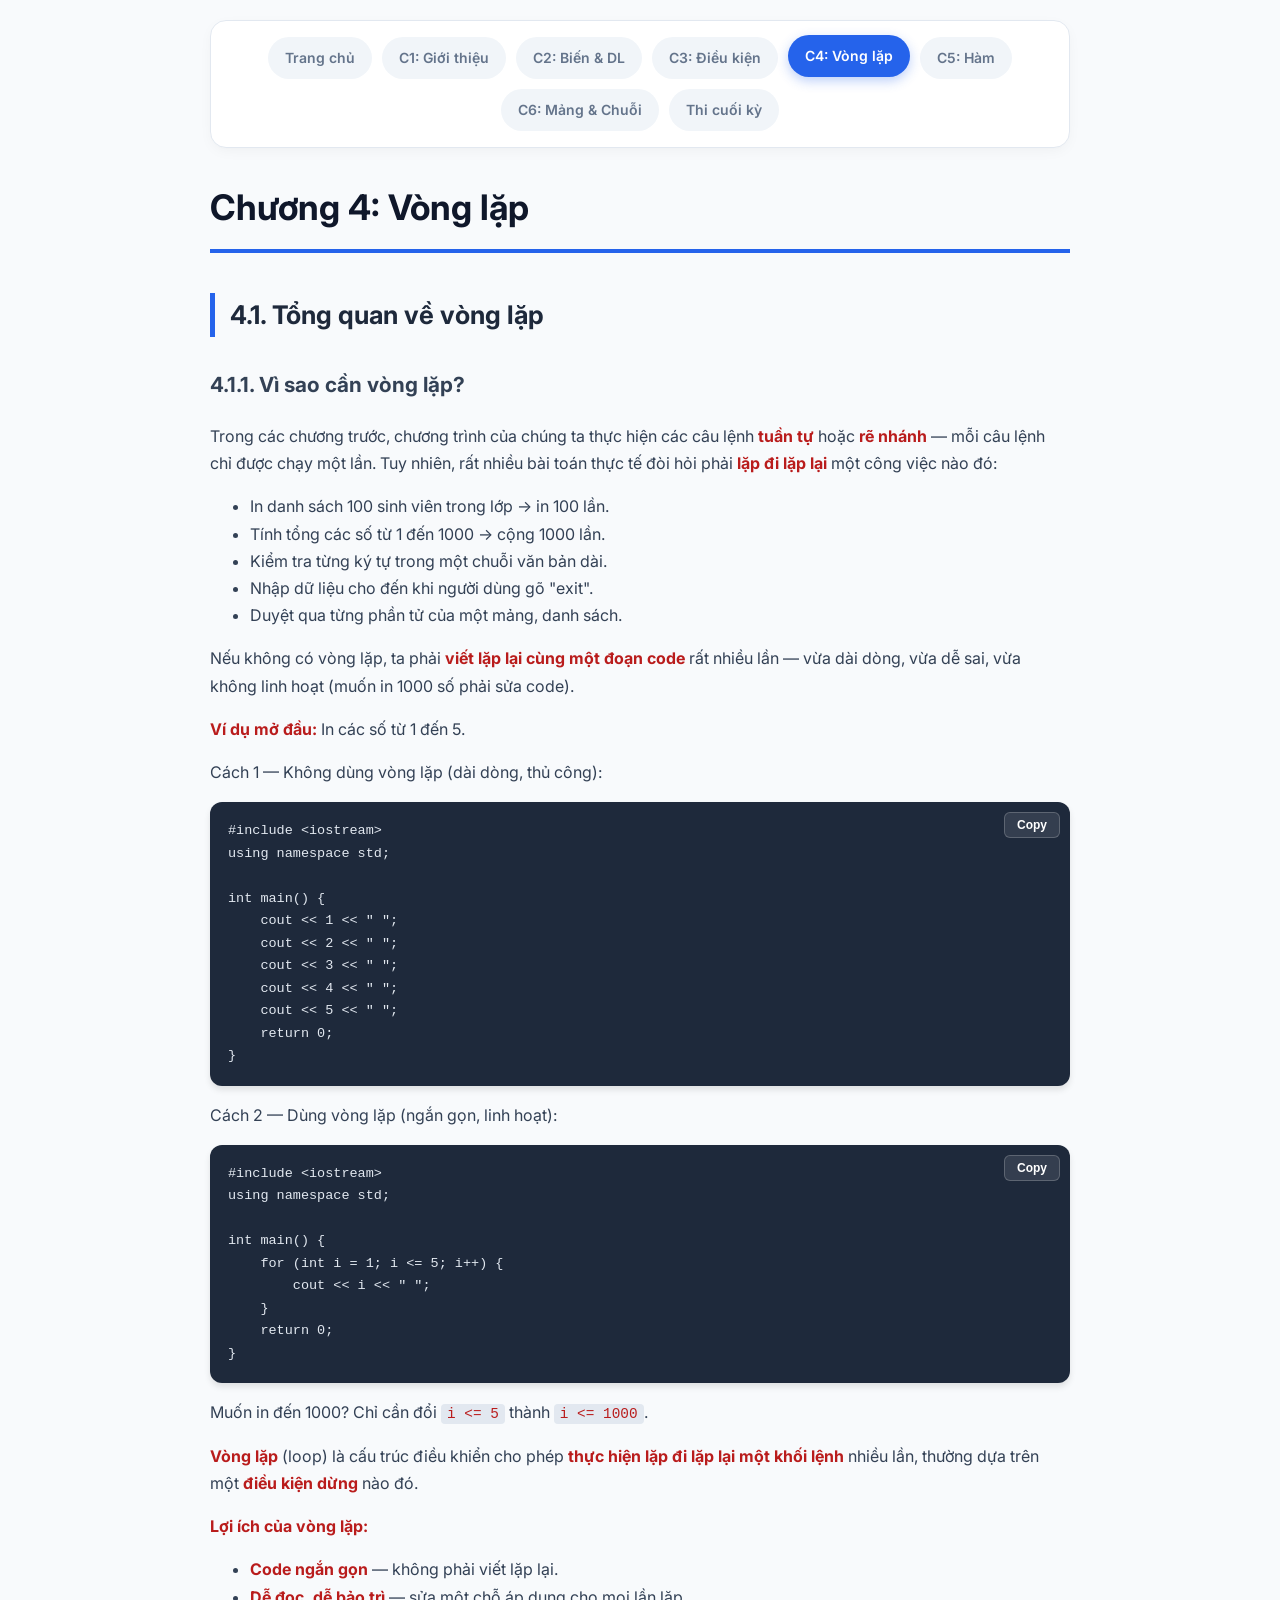
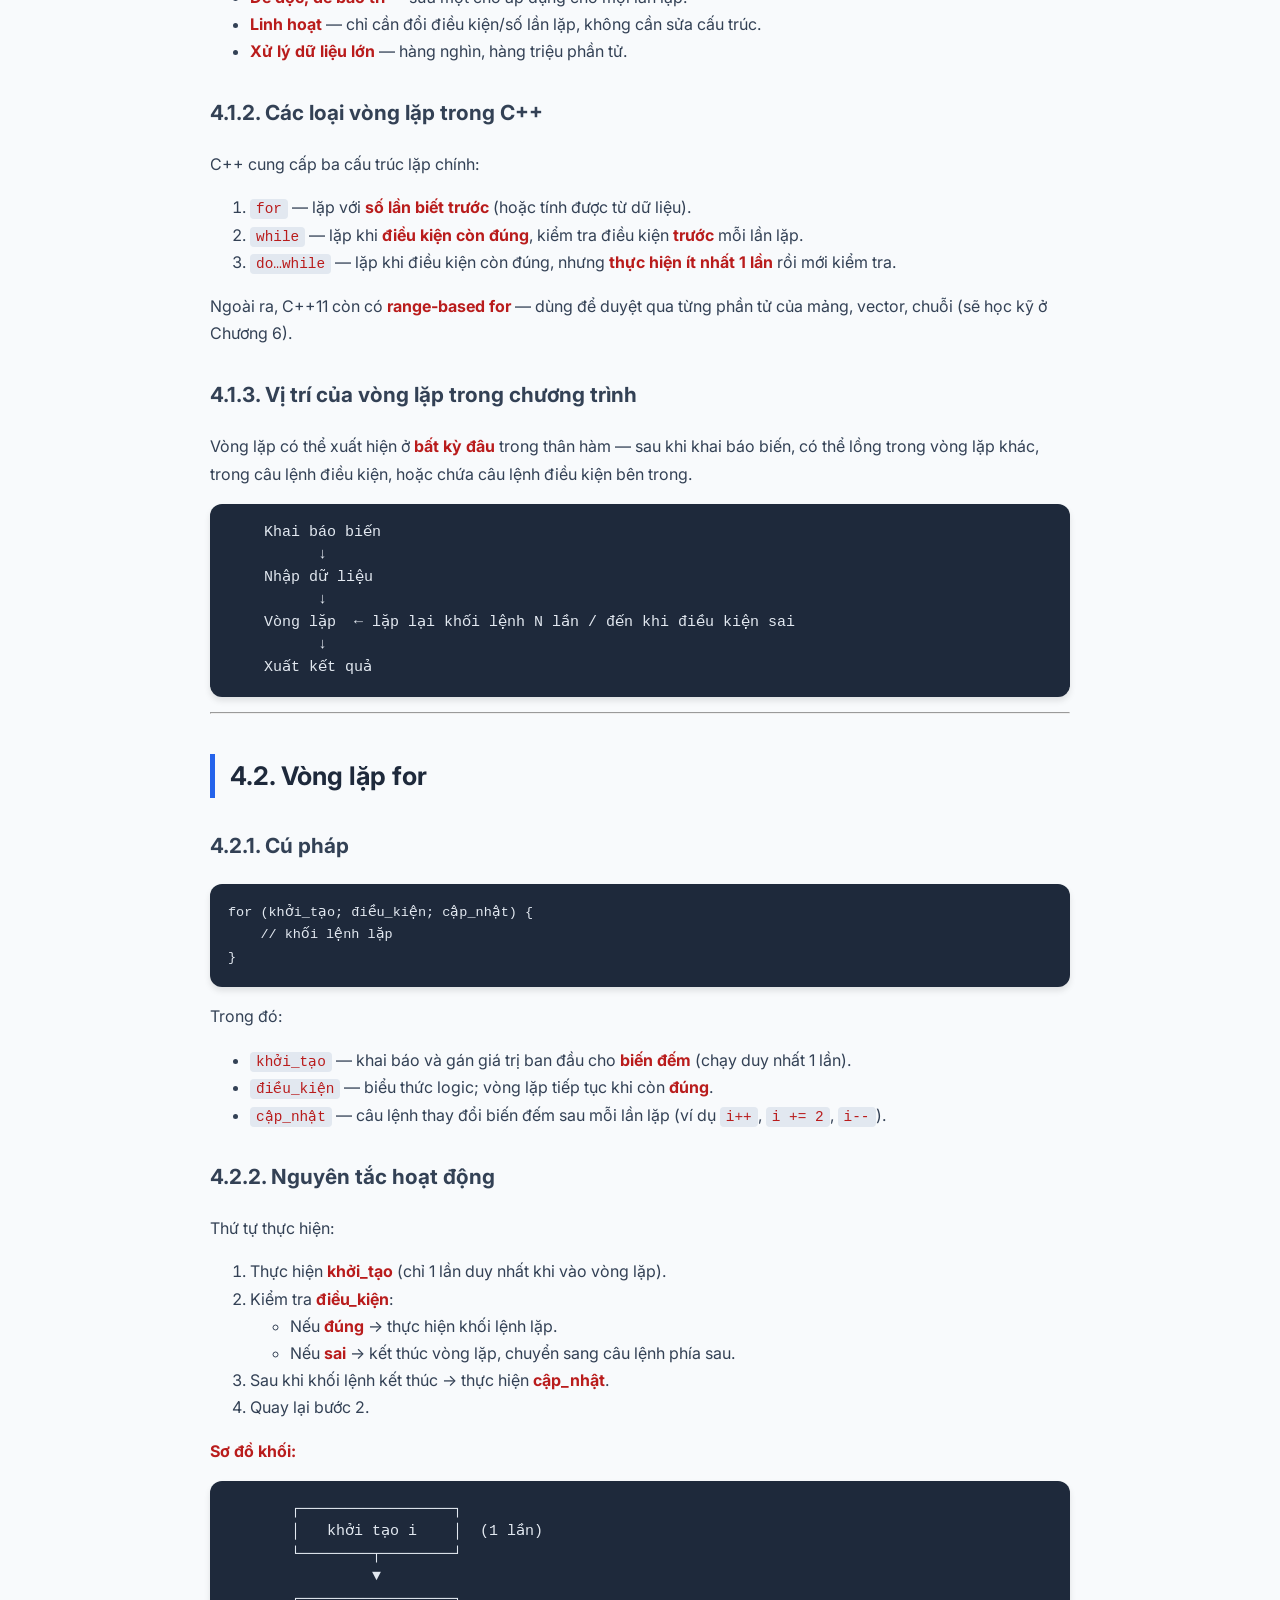
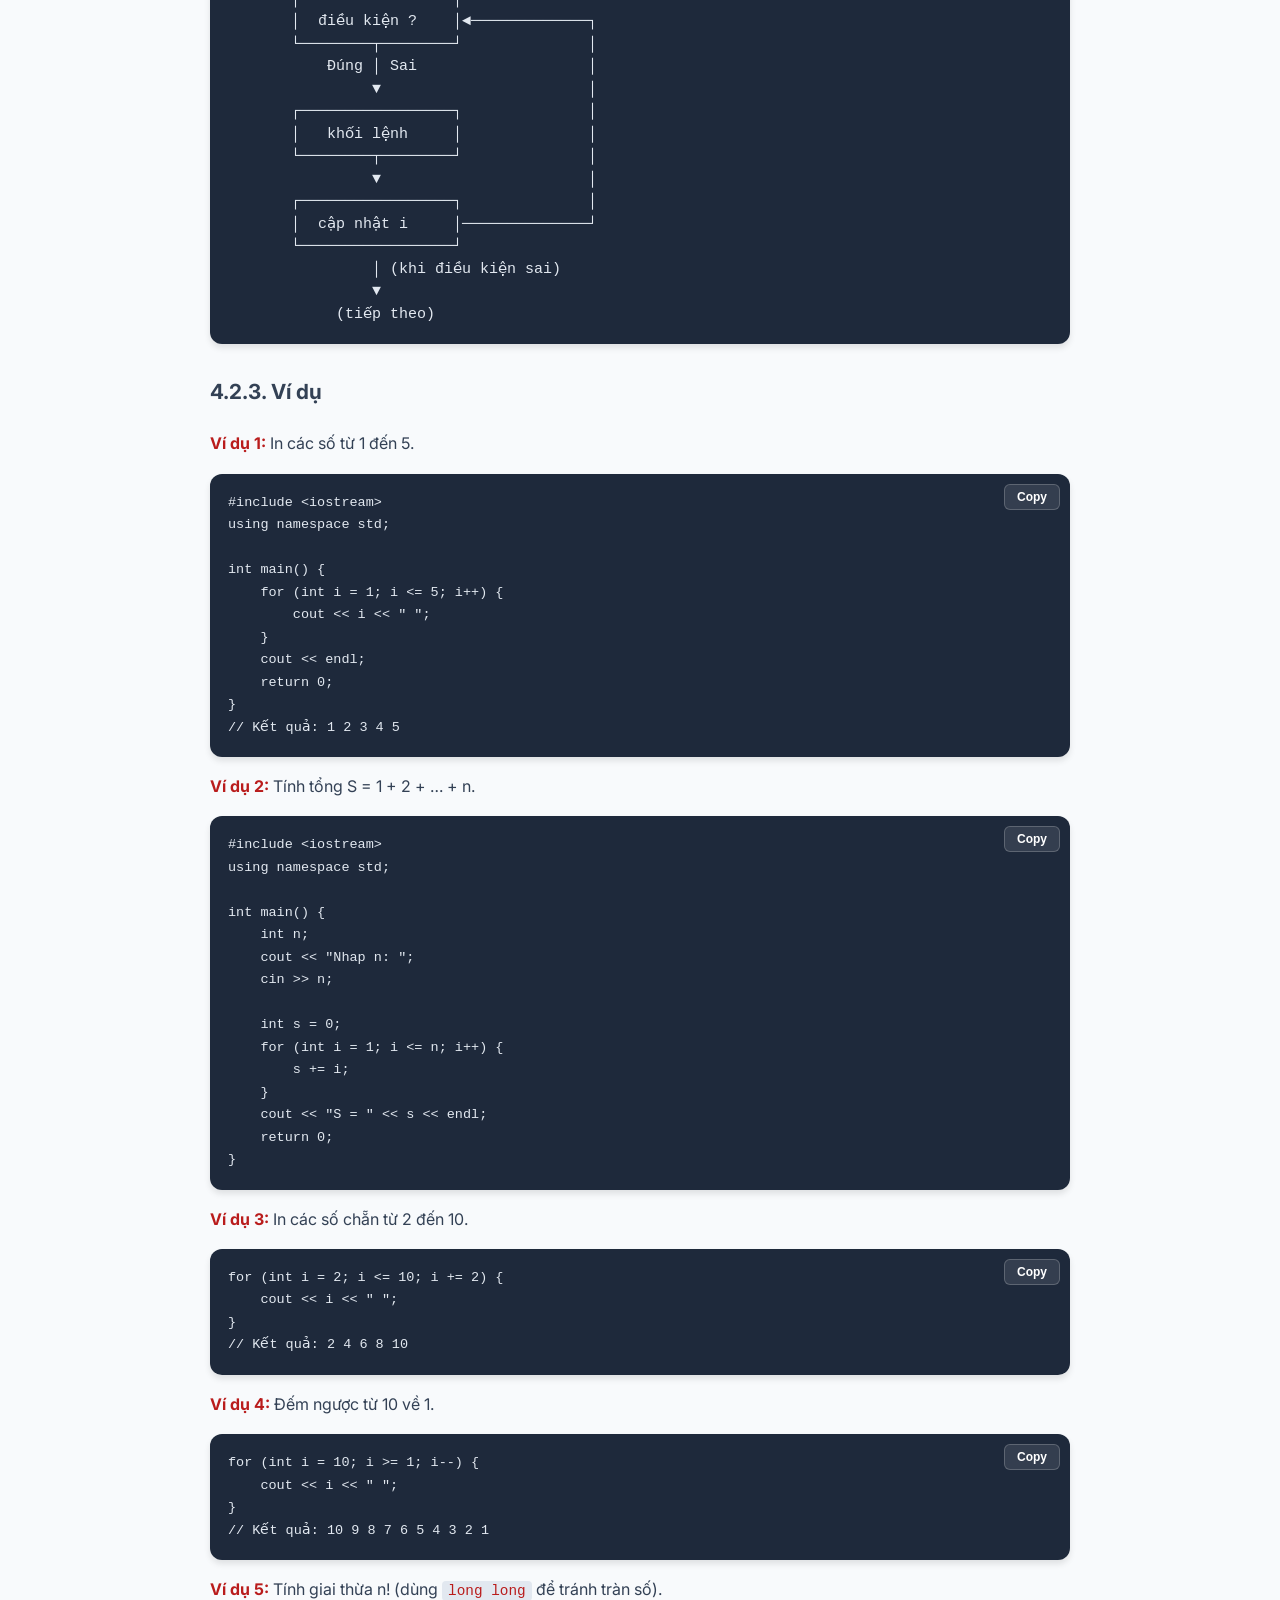
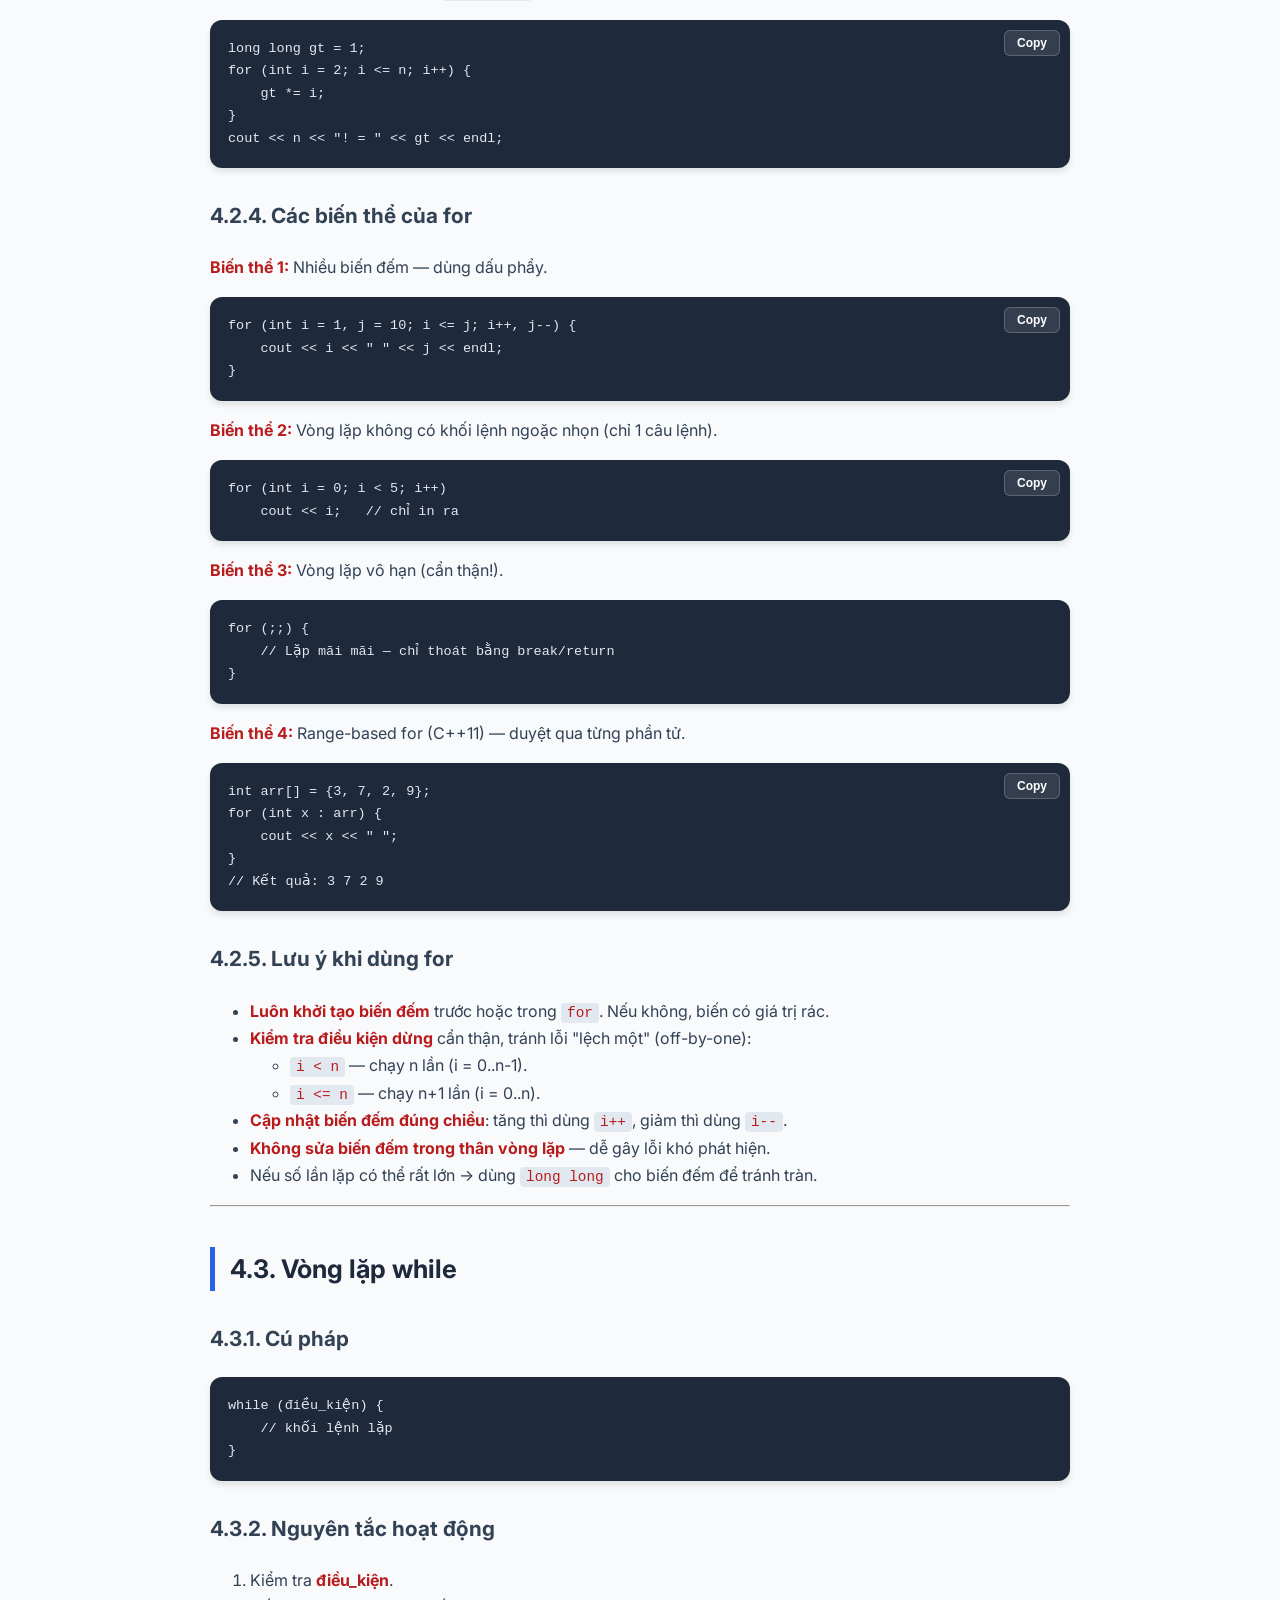
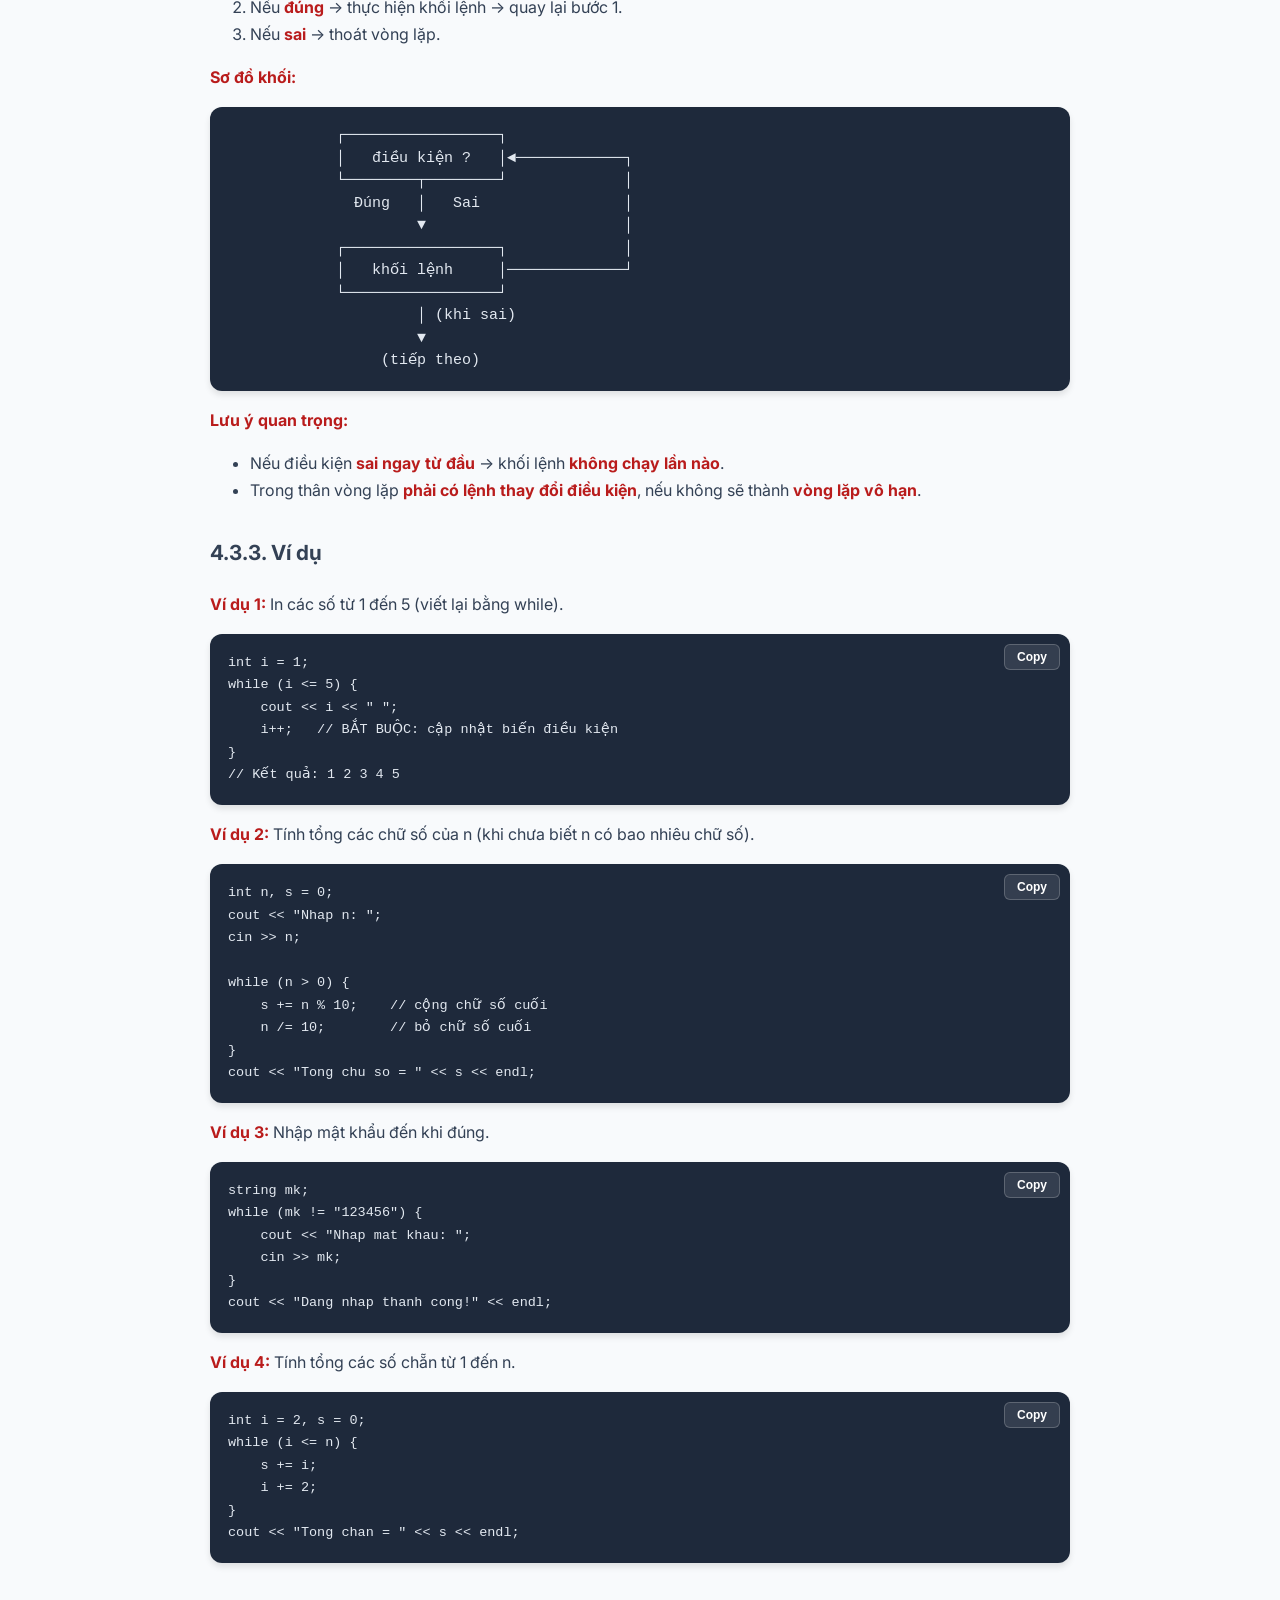
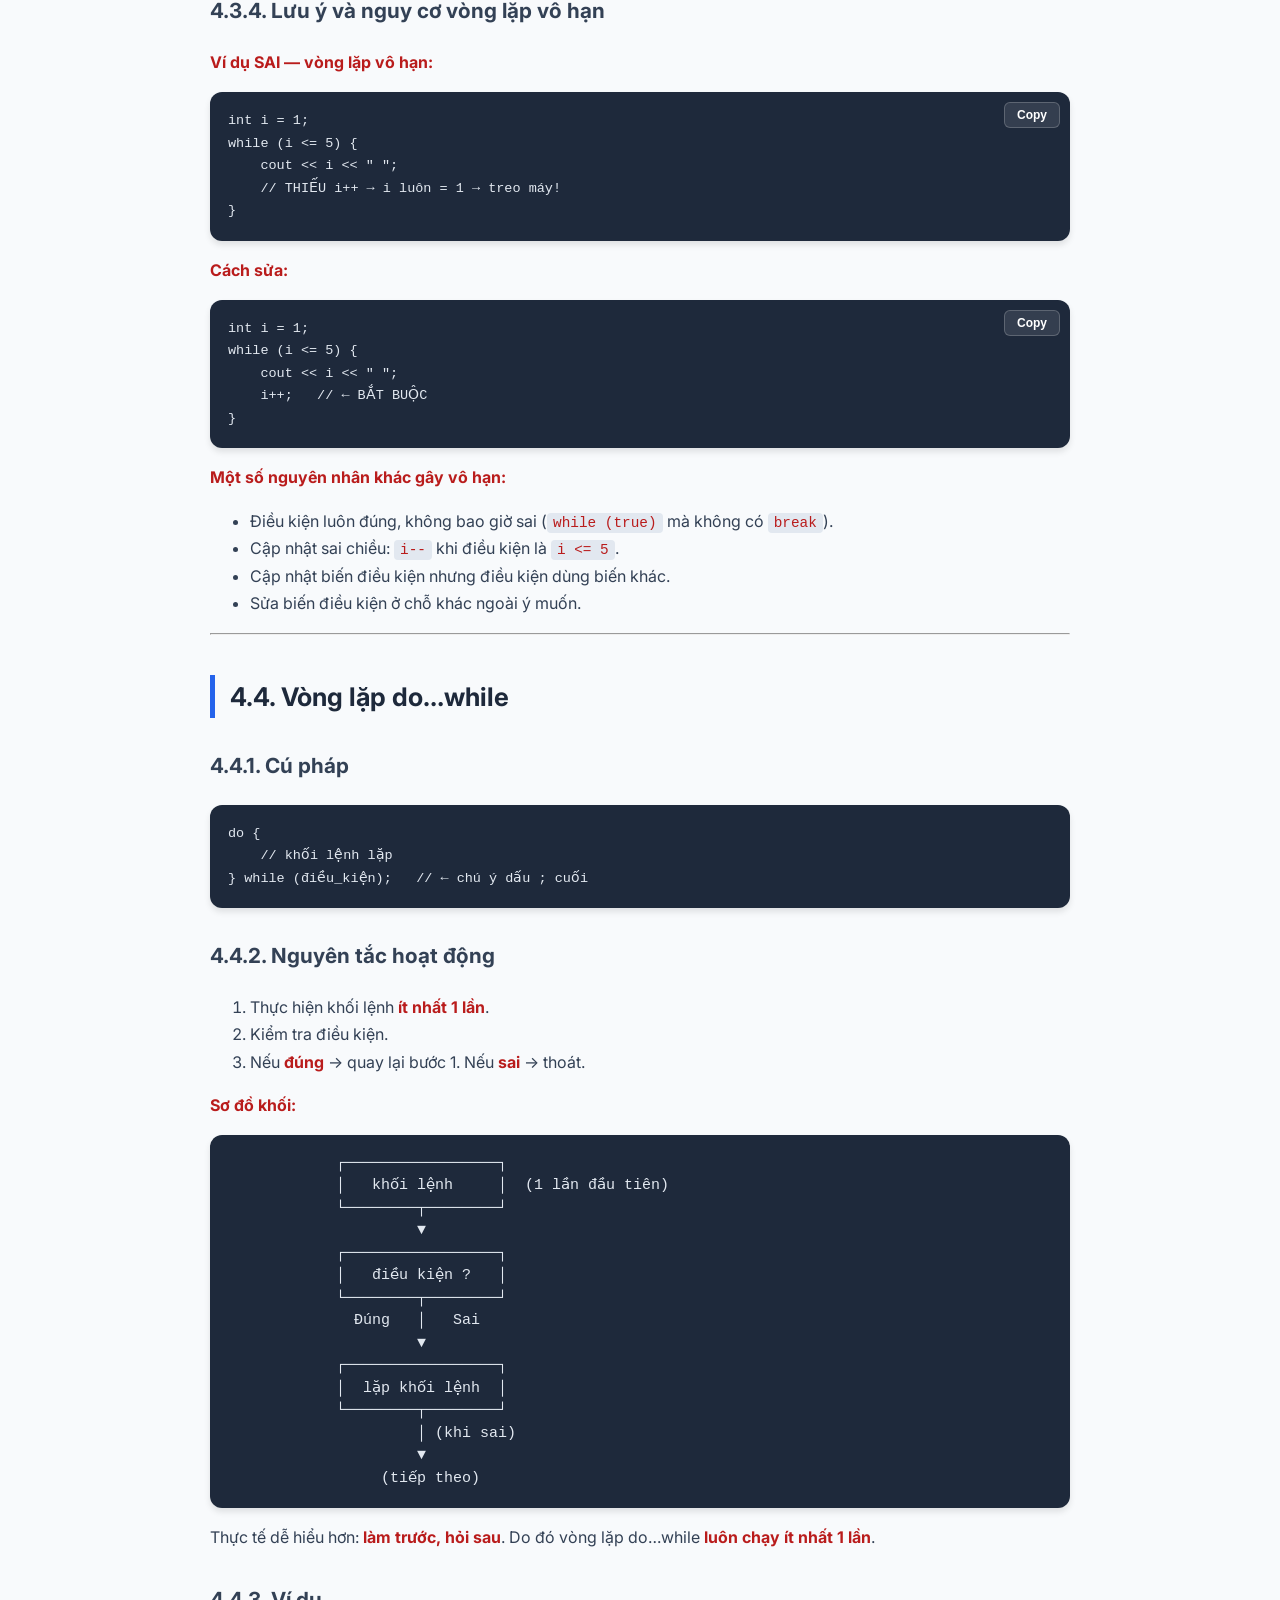
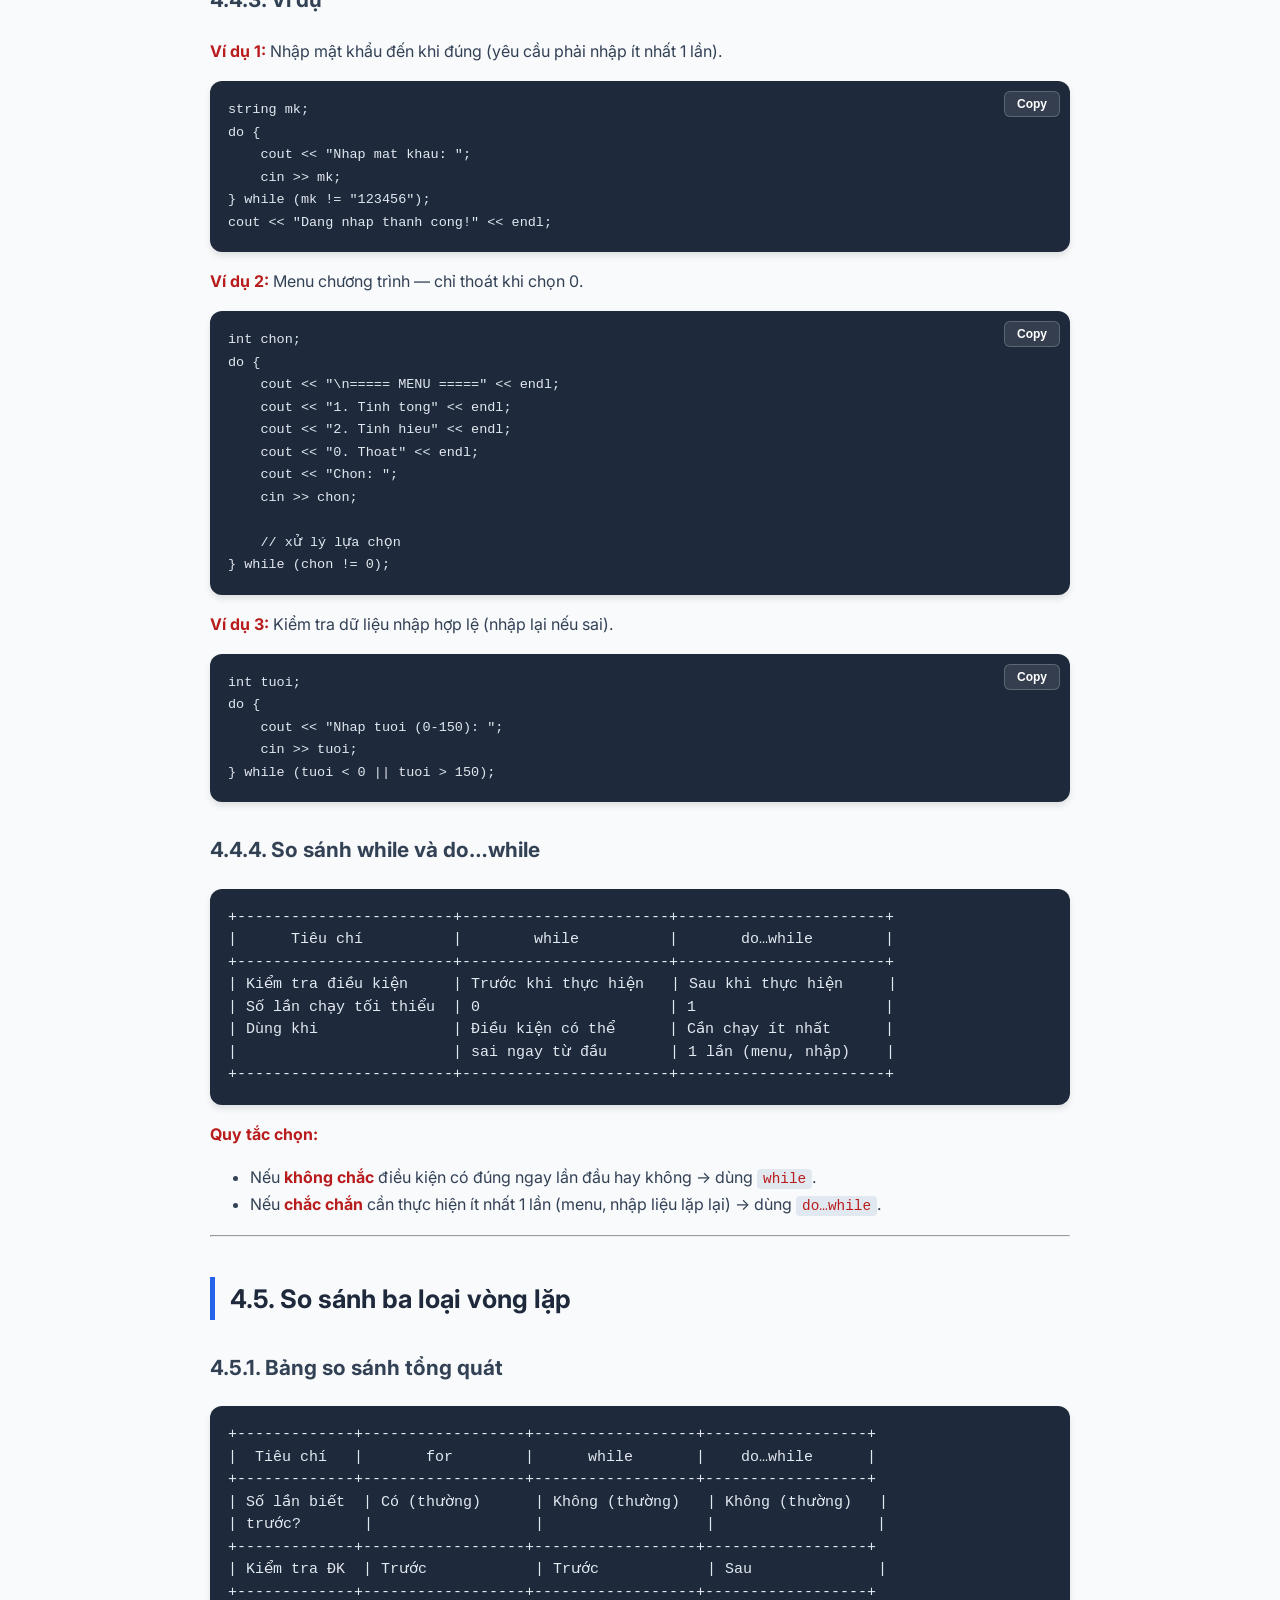
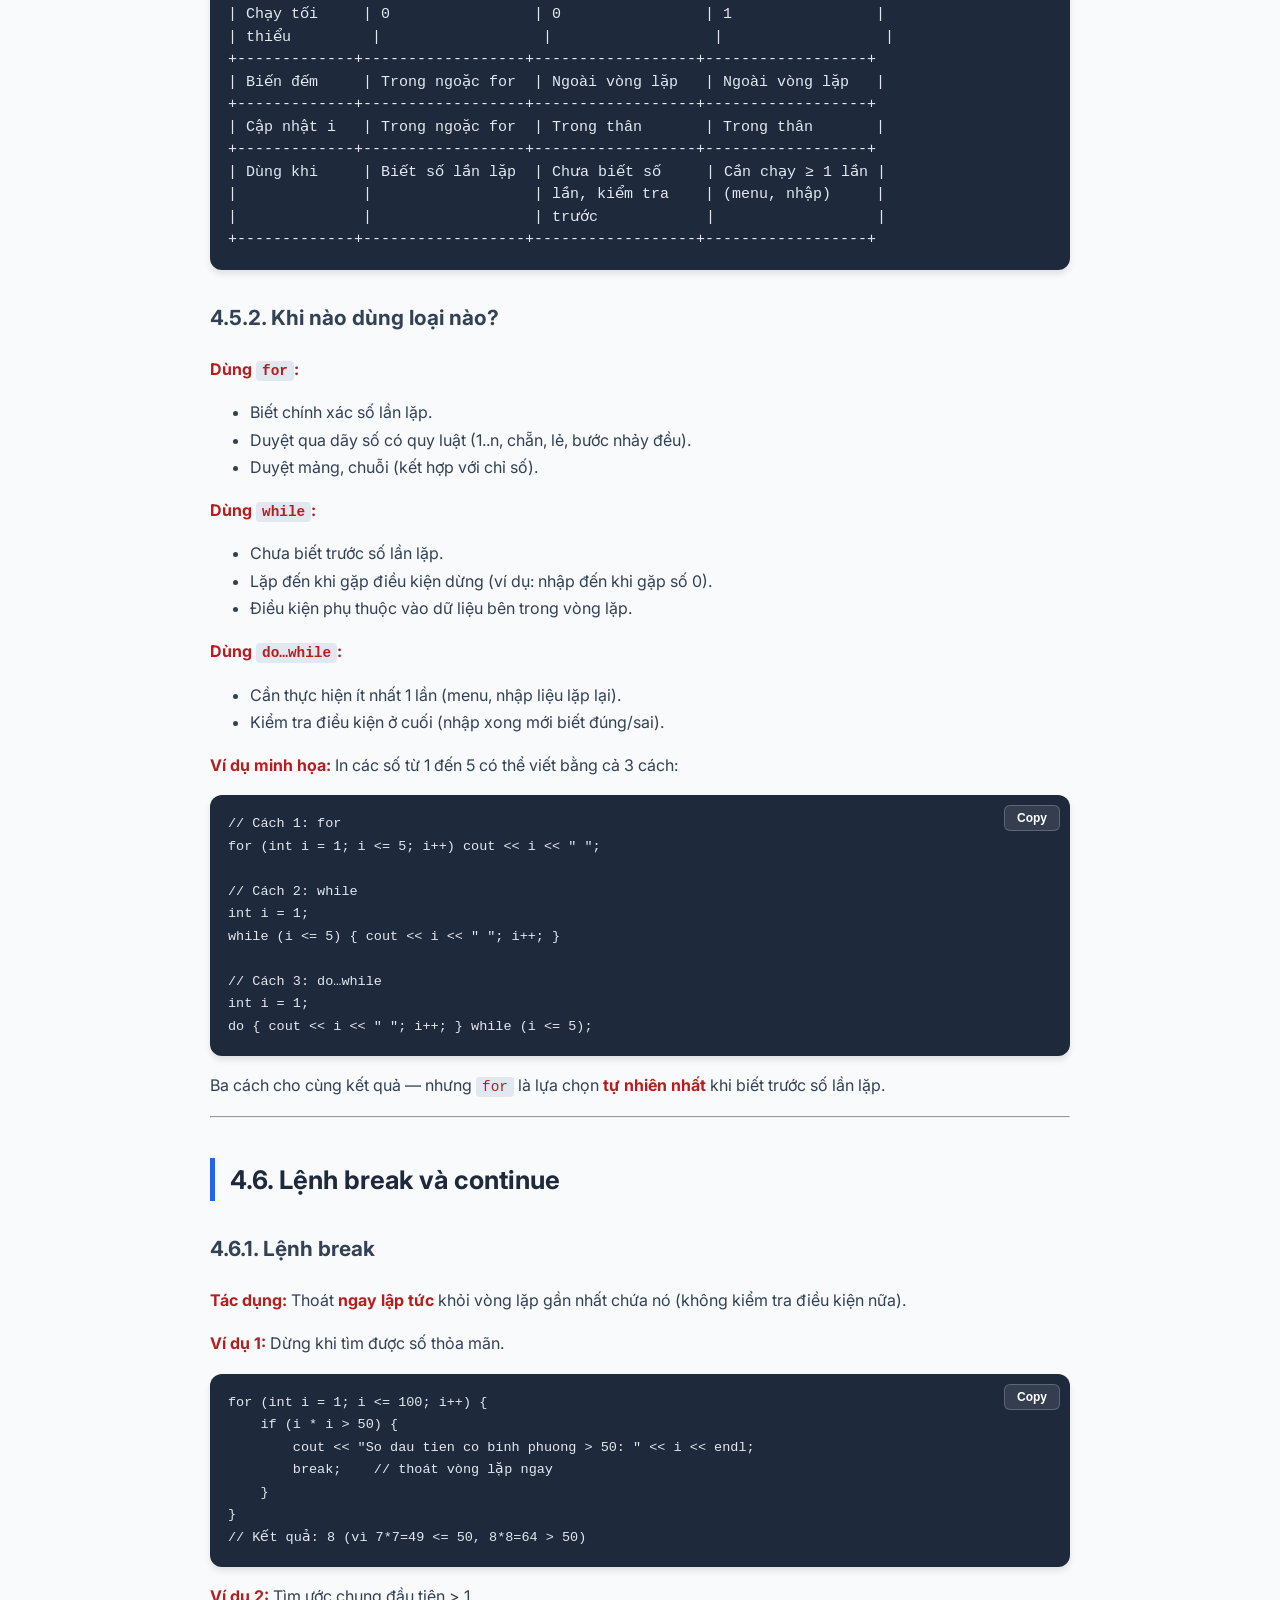
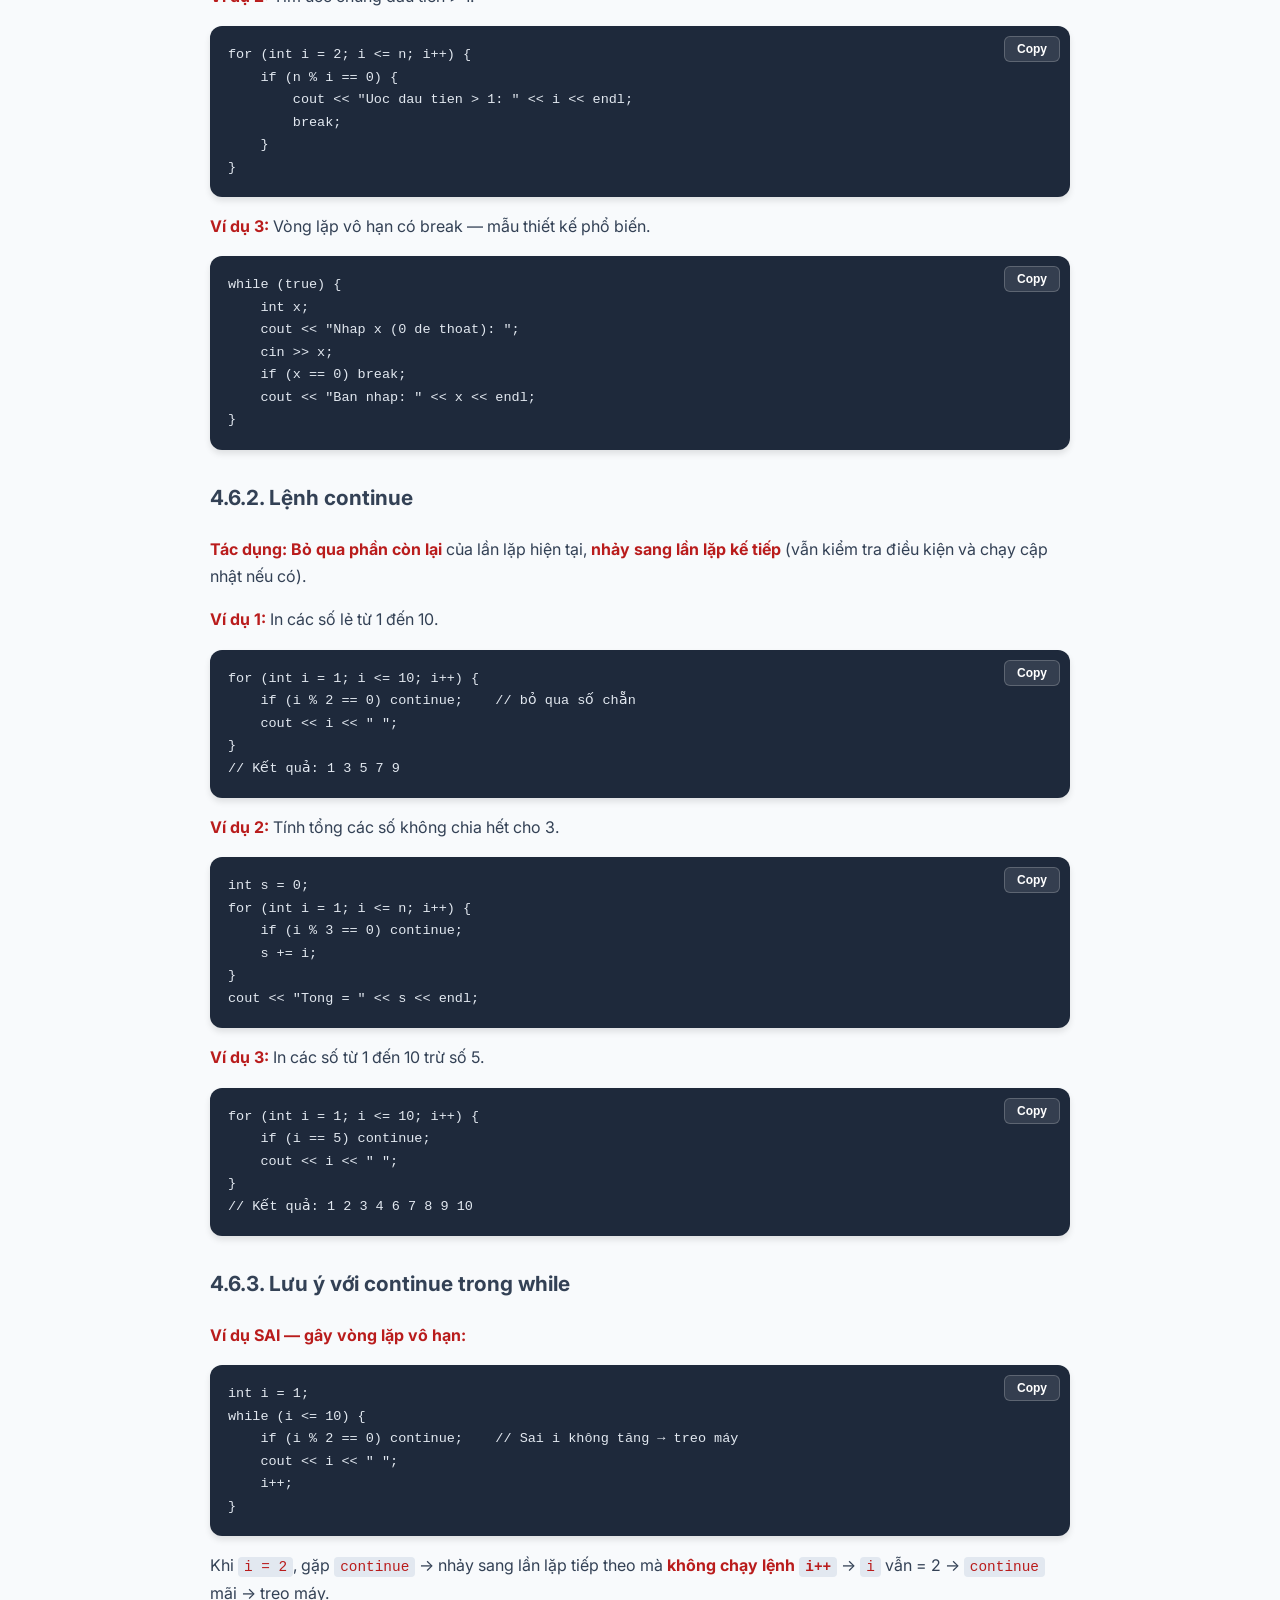
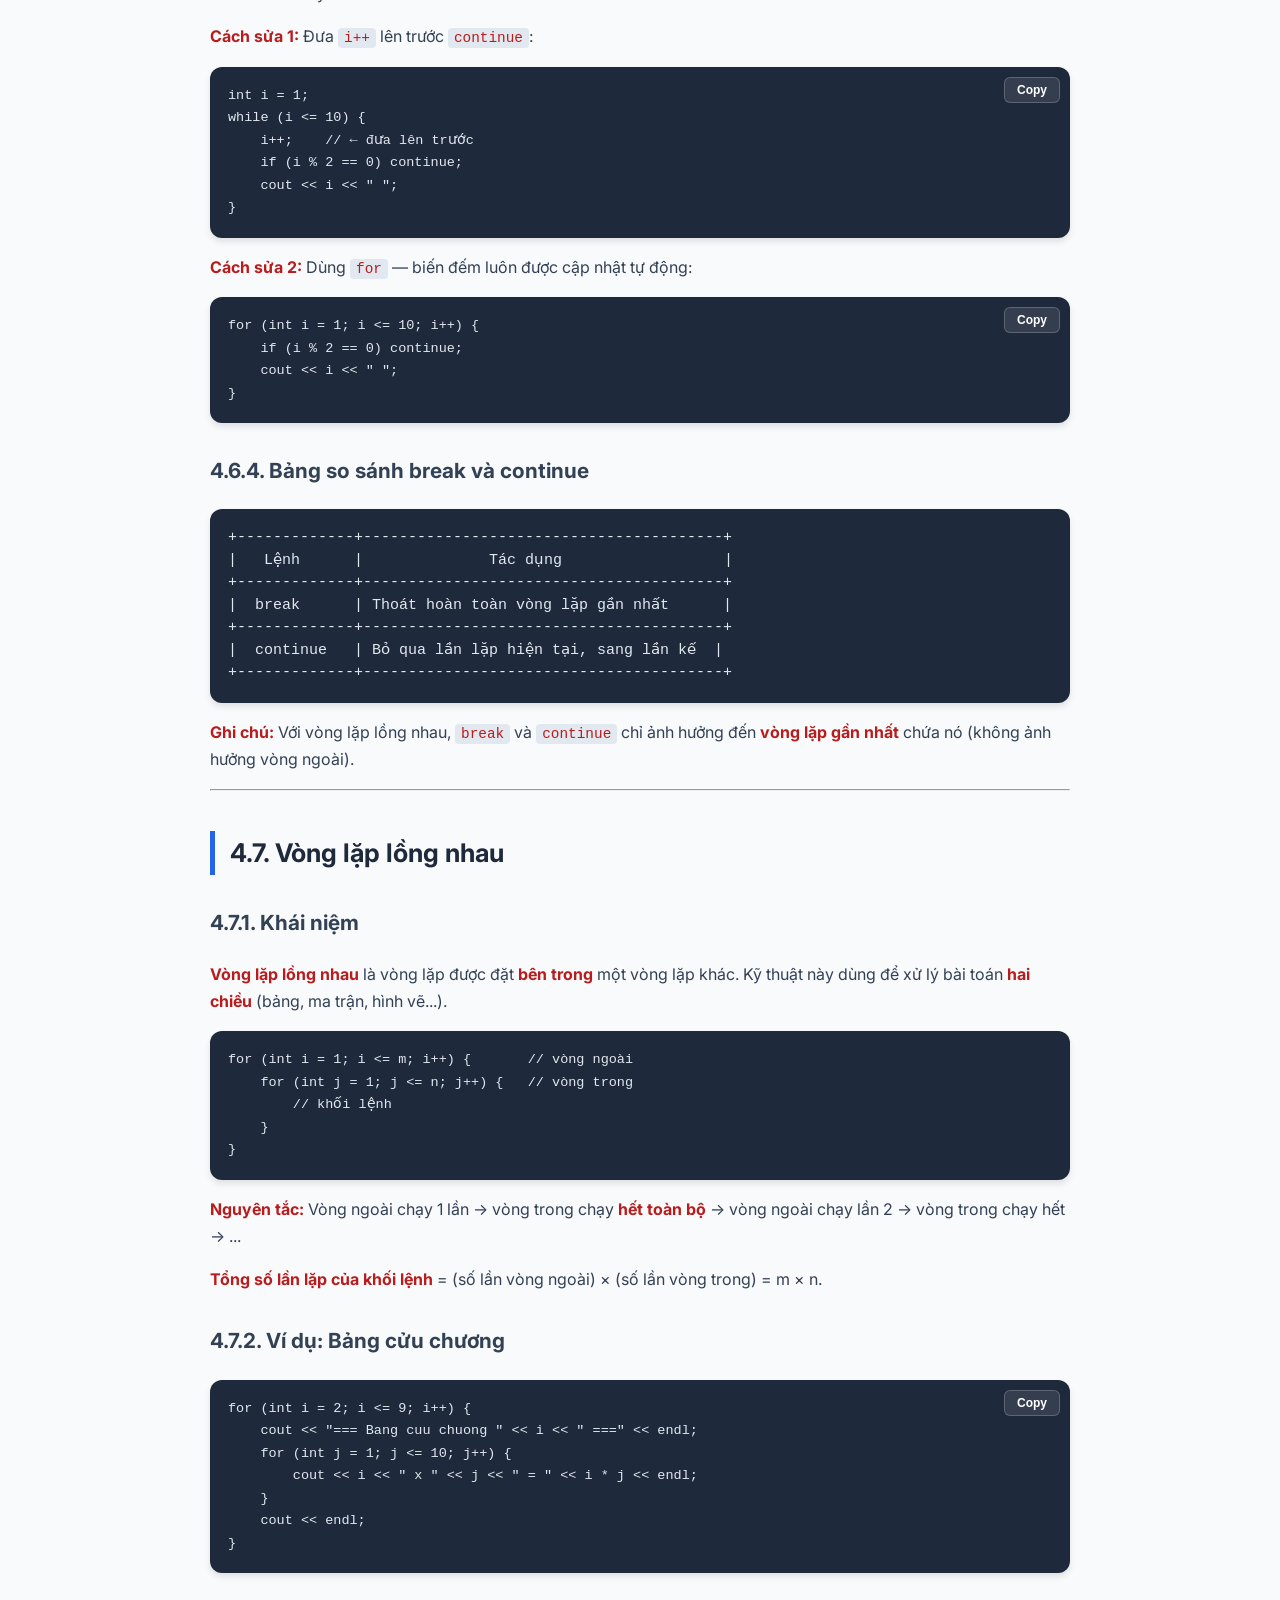
<file: chuong4.html>
<!DOCTYPE html>
<html>
<head>
<meta charset="UTF-8">
<title>Chương 4: Vòng lặp</title>
<link rel="stylesheet" href="style.css">
</head>
<body>
<!-- ===== THANH TRẠNG THÁI CHƯƠNG ===== -->

    <div class="chapter-progress-inner">
        
        <a href="trangchu.html" class="chapter-step" data-chapter="1">
            <span class="step-number">1</span>
            <span class="step-label"> Trang chủ</span>
        </a>
         <div class="step-line"></div>
        <a href="chuong1.html" class="chapter-step" data-chapter="1">
            <span class="step-number">2</span>
            <span class="step-label">Giới thiệu C++</span>
        </a>
        <div class="step-line"></div>

        <a href="chuong2.html" class="chapter-step" data-chapter="2">
            <span class="step-number">3</span>
            <span class="step-label">Biến &amp; Kiểu dữ liệu</span>
        </a>
        <div class="step-line"></div>

        <a href="chuong3.html" class="chapter-step" data-chapter="3">
            <span class="step-number">4</span>
            <span class="step-label">Câu lệnh điều kiện</span>
        </a>
        <div class="step-line"></div>

        <a href="chuong4.html" class="chapter-step" data-chapter="4">
            <span class="step-number">5</span>
            <span class="step-label">Vòng lặp</span>
        </a>
        <div class="step-line"></div>

        <a href="chuong5.html" class="chapter-step" data-chapter="5">
            <span class="step-number">6</span>
            <span class="step-label">Hàm trong C++</span>
        </a>
        <div class="step-line"></div>

        <a href="chuong6.html" class="chapter-step" data-chapter="6">
            <span class="step-number">7</span>
            <span class="step-label">Mảng &amp; Chuỗi</span>
        </a>
    </div>
</div>

<h1>Chương 4: Vòng lặp</h1>

<h2>4.1. Tổng quan về vòng lặp</h2>

<h3>4.1.1. Vì sao cần vòng lặp?</h3>

<p>Trong các chương trước, chương trình của chúng ta thực hiện các câu lệnh <strong>tuần tự</strong> hoặc <strong>rẽ nhánh</strong> — mỗi câu lệnh chỉ được chạy một lần. Tuy nhiên, rất nhiều bài toán thực tế đòi hỏi phải <strong>lặp đi lặp lại</strong> một công việc nào đó:</p>

<ul>
<li>In danh sách 100 sinh viên trong lớp → in 100 lần.</li>
<li>Tính tổng các số từ 1 đến 1000 → cộng 1000 lần.</li>
<li>Kiểm tra từng ký tự trong một chuỗi văn bản dài.</li>
<li>Nhập dữ liệu cho đến khi người dùng gõ "exit".</li>
<li>Duyệt qua từng phần tử của một mảng, danh sách.</li>
</ul>

<p>Nếu không có vòng lặp, ta phải <strong>viết lặp lại cùng một đoạn code</strong> rất nhiều lần — vừa dài dòng, vừa dễ sai, vừa không linh hoạt (muốn in 1000 số phải sửa code).</p>

<p><strong>Ví dụ mở đầu:</strong> In các số từ 1 đến 5.</p>

<p>Cách 1 — Không dùng vòng lặp (dài dòng, thủ công):</p>

<pre><code>#include &lt;iostream&gt;
using namespace std;

int main() {
    cout &lt;&lt; 1 &lt;&lt; " ";
    cout &lt;&lt; 2 &lt;&lt; " ";
    cout &lt;&lt; 3 &lt;&lt; " ";
    cout &lt;&lt; 4 &lt;&lt; " ";
    cout &lt;&lt; 5 &lt;&lt; " ";
    return 0;
}</code></pre>

<p>Cách 2 — Dùng vòng lặp (ngắn gọn, linh hoạt):</p>

<pre><code>#include &lt;iostream&gt;
using namespace std;

int main() {
    for (int i = 1; i &lt;= 5; i++) {
        cout &lt;&lt; i &lt;&lt; " ";
    }
    return 0;
}</code></pre>

<p>Muốn in đến 1000? Chỉ cần đổi <code>i &lt;= 5</code> thành <code>i &lt;= 1000</code>.</p>

<p><strong>Vòng lặp</strong> (loop) là cấu trúc điều khiển cho phép <strong>thực hiện lặp đi lặp lại một khối lệnh</strong> nhiều lần, thường dựa trên một <strong>điều kiện dừng</strong> nào đó.</p>

<p><strong>Lợi ích của vòng lặp:</strong></p>
<ul>
<li><strong>Code ngắn gọn</strong> — không phải viết lặp lại.</li>
<li><strong>Dễ đọc, dễ bảo trì</strong> — sửa một chỗ áp dụng cho mọi lần lặp.</li>
<li><strong>Linh hoạt</strong> — chỉ cần đổi điều kiện/số lần lặp, không cần sửa cấu trúc.</li>
<li><strong>Xử lý dữ liệu lớn</strong> — hàng nghìn, hàng triệu phần tử.</li>
</ul>

<h3>4.1.2. Các loại vòng lặp trong C++</h3>

<p>C++ cung cấp ba cấu trúc lặp chính:</p>
<ol>
<li><code>for</code> — lặp với <strong>số lần biết trước</strong> (hoặc tính được từ dữ liệu).</li>
<li><code>while</code> — lặp khi <strong>điều kiện còn đúng</strong>, kiểm tra điều kiện <strong>trước</strong> mỗi lần lặp.</li>
<li><code>do…while</code> — lặp khi điều kiện còn đúng, nhưng <strong>thực hiện ít nhất 1 lần</strong> rồi mới kiểm tra.</li>
</ol>

<p>Ngoài ra, C++11 còn có <strong>range-based for</strong> — dùng để duyệt qua từng phần tử của mảng, vector, chuỗi (sẽ học kỹ ở Chương 6).</p>

<h3>4.1.3. Vị trí của vòng lặp trong chương trình</h3>

<p>Vòng lặp có thể xuất hiện ở <strong>bất kỳ đâu</strong> trong thân hàm — sau khi khai báo biến, có thể lồng trong vòng lặp khác, trong câu lệnh điều kiện, hoặc chứa câu lệnh điều kiện bên trong.</p>

<pre>
    Khai báo biến
          ↓
    Nhập dữ liệu
          ↓
    Vòng lặp  ← lặp lại khối lệnh N lần / đến khi điều kiện sai
          ↓
    Xuất kết quả
</pre>

<hr>

<h2>4.2. Vòng lặp for</h2>

<h3>4.2.1. Cú pháp</h3>

<pre><code>for (khởi_tạo; điều_kiện; cập_nhật) {
    // khối lệnh lặp
}</code></pre>

<p>Trong đó:</p>
<ul>
<li><code>khởi_tạo</code> — khai báo và gán giá trị ban đầu cho <strong>biến đếm</strong> (chạy duy nhất 1 lần).</li>
<li><code>điều_kiện</code> — biểu thức logic; vòng lặp tiếp tục khi còn <strong>đúng</strong>.</li>
<li><code>cập_nhật</code> — câu lệnh thay đổi biến đếm sau mỗi lần lặp (ví dụ <code>i++</code>, <code>i += 2</code>, <code>i--</code>).</li>
</ul>

<h3>4.2.2. Nguyên tắc hoạt động</h3>

<p>Thứ tự thực hiện:</p>
<ol>
<li>Thực hiện <strong>khởi_tạo</strong> (chỉ 1 lần duy nhất khi vào vòng lặp).</li>
<li>Kiểm tra <strong>điều_kiện</strong>:
   <ul>
   <li>Nếu <strong>đúng</strong> → thực hiện khối lệnh lặp.</li>
   <li>Nếu <strong>sai</strong> → kết thúc vòng lặp, chuyển sang câu lệnh phía sau.</li>
   </ul>
</li>
<li>Sau khi khối lệnh kết thúc → thực hiện <strong>cập_nhật</strong>.</li>
<li>Quay lại bước 2.</li>
</ol>

<p><strong>Sơ đồ khối:</strong></p>

<pre>
       ┌─────────────────┐
       │   khởi tạo i    │  (1 lần)
       └────────┬────────┘
                ▼
       ┌─────────────────┐
       │  điều kiện ?    │◄─────────────┐
       └────────┬────────┘              │
           Đúng │ Sai                   │
                ▼                       │
       ┌─────────────────┐              │
       │   khối lệnh     │              │
       └────────┬────────┘              │
                ▼                       │
       ┌─────────────────┐              │
       │  cập nhật i     │──────────────┘
       └─────────────────┘
                │ (khi điều kiện sai)
                ▼
            (tiếp theo)
</pre>

<h3>4.2.3. Ví dụ</h3>

<p><strong>Ví dụ 1:</strong> In các số từ 1 đến 5.</p>

<pre><code>#include &lt;iostream&gt;
using namespace std;

int main() {
    for (int i = 1; i &lt;= 5; i++) {
        cout &lt;&lt; i &lt;&lt; " ";
    }
    cout &lt;&lt; endl;
    return 0;
}
// Kết quả: 1 2 3 4 5</code></pre>

<p><strong>Ví dụ 2:</strong> Tính tổng S = 1 + 2 + … + n.</p>

<pre><code>#include &lt;iostream&gt;
using namespace std;

int main() {
    int n;
    cout &lt;&lt; "Nhap n: ";
    cin &gt;&gt; n;

    int s = 0;
    for (int i = 1; i &lt;= n; i++) {
        s += i;
    }
    cout &lt;&lt; "S = " &lt;&lt; s &lt;&lt; endl;
    return 0;
}</code></pre>

<p><strong>Ví dụ 3:</strong> In các số chẵn từ 2 đến 10.</p>

<pre><code>for (int i = 2; i &lt;= 10; i += 2) {
    cout &lt;&lt; i &lt;&lt; " ";
}
// Kết quả: 2 4 6 8 10</code></pre>

<p><strong>Ví dụ 4:</strong> Đếm ngược từ 10 về 1.</p>

<pre><code>for (int i = 10; i &gt;= 1; i--) {
    cout &lt;&lt; i &lt;&lt; " ";
}
// Kết quả: 10 9 8 7 6 5 4 3 2 1</code></pre>

<p><strong>Ví dụ 5:</strong> Tính giai thừa n! (dùng <code>long long</code> để tránh tràn số).</p>

<pre><code>long long gt = 1;
for (int i = 2; i &lt;= n; i++) {
    gt *= i;
}
cout &lt;&lt; n &lt;&lt; "! = " &lt;&lt; gt &lt;&lt; endl;</code></pre>

<h3>4.2.4. Các biến thể của for</h3>

<p><strong>Biến thể 1:</strong> Nhiều biến đếm — dùng dấu phẩy.</p>

<pre><code>for (int i = 1, j = 10; i &lt;= j; i++, j--) {
    cout &lt;&lt; i &lt;&lt; " " &lt;&lt; j &lt;&lt; endl;
}</code></pre>

<p><strong>Biến thể 2:</strong> Vòng lặp không có khối lệnh ngoặc nhọn (chỉ 1 câu lệnh).</p>

<pre><code>for (int i = 0; i &lt; 5; i++)
    cout &lt;&lt; i;   // chỉ in ra</code></pre>

<p><strong>Biến thể 3:</strong> Vòng lặp vô hạn (cẩn thận!).</p>

<pre><code>for (;;) {
    // Lặp mãi mãi — chỉ thoát bằng break/return
}</code></pre>

<p><strong>Biến thể 4:</strong> Range-based for (C++11) — duyệt qua từng phần tử.</p>

<pre><code>int arr[] = {3, 7, 2, 9};
for (int x : arr) {
    cout &lt;&lt; x &lt;&lt; " ";
}
// Kết quả: 3 7 2 9</code></pre>

<h3>4.2.5. Lưu ý khi dùng for</h3>

<ul>
<li><strong>Luôn khởi tạo biến đếm</strong> trước hoặc trong <code>for</code>. Nếu không, biến có giá trị rác.</li>
<li><strong>Kiểm tra điều kiện dừng</strong> cẩn thận, tránh lỗi "lệch một" (off-by-one):
   <ul>
   <li><code>i &lt; n</code> — chạy n lần (i = 0..n-1).</li>
   <li><code>i &lt;= n</code> — chạy n+1 lần (i = 0..n).</li>
   </ul>
</li>
<li><strong>Cập nhật biến đếm đúng chiều</strong>: tăng thì dùng <code>i++</code>, giảm thì dùng <code>i--</code>.</li>
<li><strong>Không sửa biến đếm trong thân vòng lặp</strong> — dễ gây lỗi khó phát hiện.</li>
<li>Nếu số lần lặp có thể rất lớn → dùng <code>long long</code> cho biến đếm để tránh tràn.</li>
</ul>

<hr>

<h2>4.3. Vòng lặp while</h2>

<h3>4.3.1. Cú pháp</h3>

<pre><code>while (điều_kiện) {
    // khối lệnh lặp
}</code></pre>

<h3>4.3.2. Nguyên tắc hoạt động</h3>

<ol>
<li>Kiểm tra <strong>điều_kiện</strong>.</li>
<li>Nếu <strong>đúng</strong> → thực hiện khối lệnh → quay lại bước 1.</li>
<li>Nếu <strong>sai</strong> → thoát vòng lặp.</li>
</ol>

<p><strong>Sơ đồ khối:</strong></p>

<pre>
            ┌─────────────────┐
            │   điều kiện ?   │◄────────────┐
            └────────┬────────┘             │
              Đúng   │   Sai                │
                     ▼                      │
            ┌─────────────────┐             │
            │   khối lệnh     │─────────────┘
            └─────────────────┘
                     │ (khi sai)
                     ▼
                 (tiếp theo)
</pre>

<p><strong>Lưu ý quan trọng:</strong></p>
<ul>
<li>Nếu điều kiện <strong>sai ngay từ đầu</strong> → khối lệnh <strong>không chạy lần nào</strong>.</li>
<li>Trong thân vòng lặp <strong>phải có lệnh thay đổi điều kiện</strong>, nếu không sẽ thành <strong>vòng lặp vô hạn</strong>.</li>
</ul>

<h3>4.3.3. Ví dụ</h3>

<p><strong>Ví dụ 1:</strong> In các số từ 1 đến 5 (viết lại bằng while).</p>

<pre><code>int i = 1;
while (i &lt;= 5) {
    cout &lt;&lt; i &lt;&lt; " ";
    i++;   // BẮT BUỘC: cập nhật biến điều kiện
}
// Kết quả: 1 2 3 4 5</code></pre>

<p><strong>Ví dụ 2:</strong> Tính tổng các chữ số của n (khi chưa biết n có bao nhiêu chữ số).</p>

<pre><code>int n, s = 0;
cout &lt;&lt; "Nhap n: ";
cin &gt;&gt; n;

while (n &gt; 0) {
    s += n % 10;    // cộng chữ số cuối
    n /= 10;        // bỏ chữ số cuối
}
cout &lt;&lt; "Tong chu so = " &lt;&lt; s &lt;&lt; endl;</code></pre>

<p><strong>Ví dụ 3:</strong> Nhập mật khẩu đến khi đúng.</p>

<pre><code>string mk;
while (mk != "123456") {
    cout &lt;&lt; "Nhap mat khau: ";
    cin &gt;&gt; mk;
}
cout &lt;&lt; "Dang nhap thanh cong!" &lt;&lt; endl;</code></pre>

<p><strong>Ví dụ 4:</strong> Tính tổng các số chẵn từ 1 đến n.</p>

<pre><code>int i = 2, s = 0;
while (i &lt;= n) {
    s += i;
    i += 2;
}
cout &lt;&lt; "Tong chan = " &lt;&lt; s &lt;&lt; endl;</code></pre>

<h3>4.3.4. Lưu ý và nguy cơ vòng lặp vô hạn</h3>

<p><strong>Ví dụ SAI — vòng lặp vô hạn:</strong></p>

<pre><code>int i = 1;
while (i &lt;= 5) {
    cout &lt;&lt; i &lt;&lt; " ";
    // THIẾU i++ → i luôn = 1 → treo máy!
}</code></pre>

<p><strong>Cách sửa:</strong></p>
<pre><code>int i = 1;
while (i &lt;= 5) {
    cout &lt;&lt; i &lt;&lt; " ";
    i++;   // ← BẮT BUỘC
}</code></pre>

<p><strong>Một số nguyên nhân khác gây vô hạn:</strong></p>
<ul>
<li>Điều kiện luôn đúng, không bao giờ sai (<code>while (true)</code> mà không có <code>break</code>).</li>
<li>Cập nhật sai chiều: <code>i--</code> khi điều kiện là <code>i &lt;= 5</code>.</li>
<li>Cập nhật biến điều kiện nhưng điều kiện dùng biến khác.</li>
<li>Sửa biến điều kiện ở chỗ khác ngoài ý muốn.</li>
</ul>

<hr>

<h2>4.4. Vòng lặp do…while</h2>

<h3>4.4.1. Cú pháp</h3>

<pre><code>do {
    // khối lệnh lặp
} while (điều_kiện);   // ← chú ý dấu ; cuối</code></pre>

<h3>4.4.2. Nguyên tắc hoạt động</h3>

<ol>
<li>Thực hiện khối lệnh <strong>ít nhất 1 lần</strong>.</li>
<li>Kiểm tra điều kiện.</li>
<li>Nếu <strong>đúng</strong> → quay lại bước 1. Nếu <strong>sai</strong> → thoát.</li>
</ol>

<p><strong>Sơ đồ khối:</strong></p>

<pre>
            ┌─────────────────┐
            │   khối lệnh     │  (1 lần đầu tiên)
            └────────┬────────┘
                     ▼
            ┌─────────────────┐
            │   điều kiện ?   │
            └────────┬────────┘
              Đúng   │   Sai
                     ▼
            ┌─────────────────┐
            │  lặp khối lệnh  │
            └────────┬────────┘
                     │ (khi sai)
                     ▼
                 (tiếp theo)
</pre>

<p>Thực tế dễ hiểu hơn: <strong>làm trước, hỏi sau</strong>. Do đó vòng lặp do…while <strong>luôn chạy ít nhất 1 lần</strong>.</p>

<h3>4.4.3. Ví dụ</h3>

<p><strong>Ví dụ 1:</strong> Nhập mật khẩu đến khi đúng (yêu cầu phải nhập ít nhất 1 lần).</p>

<pre><code>string mk;
do {
    cout &lt;&lt; "Nhap mat khau: ";
    cin &gt;&gt; mk;
} while (mk != "123456");
cout &lt;&lt; "Dang nhap thanh cong!" &lt;&lt; endl;</code></pre>

<p><strong>Ví dụ 2:</strong> Menu chương trình — chỉ thoát khi chọn 0.</p>

<pre><code>int chon;
do {
    cout &lt;&lt; "\n===== MENU =====" &lt;&lt; endl;
    cout &lt;&lt; "1. Tinh tong" &lt;&lt; endl;
    cout &lt;&lt; "2. Tinh hieu" &lt;&lt; endl;
    cout &lt;&lt; "0. Thoat" &lt;&lt; endl;
    cout &lt;&lt; "Chon: ";
    cin &gt;&gt; chon;

    // xử lý lựa chọn
} while (chon != 0);</code></pre>

<p><strong>Ví dụ 3:</strong> Kiểm tra dữ liệu nhập hợp lệ (nhập lại nếu sai).</p>

<pre><code>int tuoi;
do {
    cout &lt;&lt; "Nhap tuoi (0-150): ";
    cin &gt;&gt; tuoi;
} while (tuoi &lt; 0 || tuoi &gt; 150);</code></pre>

<h3>4.4.4. So sánh while và do…while</h3>

<pre>
+------------------------+-----------------------+-----------------------+
|      Tiêu chí          |        while          |       do…while        |
+------------------------+-----------------------+-----------------------+
| Kiểm tra điều kiện     | Trước khi thực hiện   | Sau khi thực hiện     |
| Số lần chạy tối thiểu  | 0                     | 1                     |
| Dùng khi               | Điều kiện có thể      | Cần chạy ít nhất      |
|                        | sai ngay từ đầu       | 1 lần (menu, nhập)    |
+------------------------+-----------------------+-----------------------+
</pre>

<p><strong>Quy tắc chọn:</strong></p>
<ul>
<li>Nếu <strong>không chắc</strong> điều kiện có đúng ngay lần đầu hay không → dùng <code>while</code>.</li>
<li>Nếu <strong>chắc chắn</strong> cần thực hiện ít nhất 1 lần (menu, nhập liệu lặp lại) → dùng <code>do…while</code>.</li>
</ul>

<hr>

<h2>4.5. So sánh ba loại vòng lặp</h2>

<h3>4.5.1. Bảng so sánh tổng quát</h3>

<pre>
+-------------+------------------+------------------+------------------+
|  Tiêu chí   |       for        |      while       |    do…while      |
+-------------+------------------+------------------+------------------+
| Số lần biết  | Có (thường)      | Không (thường)   | Không (thường)   |
| trước?       |                  |                  |                  |
+-------------+------------------+------------------+------------------+
| Kiểm tra ĐK  | Trước            | Trước            | Sau              |
+-------------+------------------+------------------+------------------+
| Chạy tối     | 0                | 0                | 1                |
| thiểu         |                  |                  |                  |
+-------------+------------------+------------------+------------------+
| Biến đếm     | Trong ngoặc for  | Ngoài vòng lặp   | Ngoài vòng lặp   |
+-------------+------------------+------------------+------------------+
| Cập nhật i   | Trong ngoặc for  | Trong thân       | Trong thân       |
+-------------+------------------+------------------+------------------+
| Dùng khi     | Biết số lần lặp  | Chưa biết số     | Cần chạy ≥ 1 lần |
|              |                  | lần, kiểm tra    | (menu, nhập)     |
|              |                  | trước            |                  |
+-------------+------------------+------------------+------------------+
</pre>

<h3>4.5.2. Khi nào dùng loại nào?</h3>

<p><strong>Dùng <code>for</code>:</strong></p>
<ul>
<li>Biết chính xác số lần lặp.</li>
<li>Duyệt qua dãy số có quy luật (1..n, chẵn, lẻ, bước nhảy đều).</li>
<li>Duyệt mảng, chuỗi (kết hợp với chỉ số).</li>
</ul>

<p><strong>Dùng <code>while</code>:</strong></p>
<ul>
<li>Chưa biết trước số lần lặp.</li>
<li>Lặp đến khi gặp điều kiện dừng (ví dụ: nhập đến khi gặp số 0).</li>
<li>Điều kiện phụ thuộc vào dữ liệu bên trong vòng lặp.</li>
</ul>

<p><strong>Dùng <code>do…while</code>:</strong></p>
<ul>
<li>Cần thực hiện ít nhất 1 lần (menu, nhập liệu lặp lại).</li>
<li>Kiểm tra điều kiện ở cuối (nhập xong mới biết đúng/sai).</li>
</ul>

<p><strong>Ví dụ minh họa:</strong> In các số từ 1 đến 5 có thể viết bằng cả 3 cách:</p>

<pre><code>// Cách 1: for
for (int i = 1; i &lt;= 5; i++) cout &lt;&lt; i &lt;&lt; " ";

// Cách 2: while
int i = 1;
while (i &lt;= 5) { cout &lt;&lt; i &lt;&lt; " "; i++; }

// Cách 3: do…while
int i = 1;
do { cout &lt;&lt; i &lt;&lt; " "; i++; } while (i &lt;= 5);</code></pre>

<p>Ba cách cho cùng kết quả — nhưng <code>for</code> là lựa chọn <strong>tự nhiên nhất</strong> khi biết trước số lần lặp.</p>

<hr>

<h2>4.6. Lệnh break và continue</h2>

<h3>4.6.1. Lệnh break</h3>

<p><strong>Tác dụng:</strong> Thoát <strong>ngay lập tức</strong> khỏi vòng lặp gần nhất chứa nó (không kiểm tra điều kiện nữa).</p>

<p><strong>Ví dụ 1:</strong> Dừng khi tìm được số thỏa mãn.</p>

<pre><code>for (int i = 1; i &lt;= 100; i++) {
    if (i * i &gt; 50) {
        cout &lt;&lt; "So dau tien co binh phuong &gt; 50: " &lt;&lt; i &lt;&lt; endl;
        break;    // thoát vòng lặp ngay
    }
}
// Kết quả: 8 (vì 7*7=49 &lt;= 50, 8*8=64 &gt; 50)</code></pre>

<p><strong>Ví dụ 2:</strong> Tìm ước chung đầu tiên &gt; 1.</p>

<pre><code>for (int i = 2; i &lt;= n; i++) {
    if (n % i == 0) {
        cout &lt;&lt; "Uoc dau tien &gt; 1: " &lt;&lt; i &lt;&lt; endl;
        break;
    }
}</code></pre>

<p><strong>Ví dụ 3:</strong> Vòng lặp vô hạn có break — mẫu thiết kế phổ biến.</p>

<pre><code>while (true) {
    int x;
    cout &lt;&lt; "Nhap x (0 de thoat): ";
    cin &gt;&gt; x;
    if (x == 0) break;
    cout &lt;&lt; "Ban nhap: " &lt;&lt; x &lt;&lt; endl;
}</code></pre>

<h3>4.6.2. Lệnh continue</h3>

<p><strong>Tác dụng:</strong> <strong>Bỏ qua phần còn lại</strong> của lần lặp hiện tại, <strong>nhảy sang lần lặp kế tiếp</strong> (vẫn kiểm tra điều kiện và chạy cập nhật nếu có).</p>

<p><strong>Ví dụ 1:</strong> In các số lẻ từ 1 đến 10.</p>

<pre><code>for (int i = 1; i &lt;= 10; i++) {
    if (i % 2 == 0) continue;    // bỏ qua số chẵn
    cout &lt;&lt; i &lt;&lt; " ";
}
// Kết quả: 1 3 5 7 9</code></pre>

<p><strong>Ví dụ 2:</strong> Tính tổng các số không chia hết cho 3.</p>

<pre><code>int s = 0;
for (int i = 1; i &lt;= n; i++) {
    if (i % 3 == 0) continue;
    s += i;
}
cout &lt;&lt; "Tong = " &lt;&lt; s &lt;&lt; endl;</code></pre>

<p><strong>Ví dụ 3:</strong> In các số từ 1 đến 10 trừ số 5.</p>

<pre><code>for (int i = 1; i &lt;= 10; i++) {
    if (i == 5) continue;
    cout &lt;&lt; i &lt;&lt; " ";
}
// Kết quả: 1 2 3 4 6 7 8 9 10</code></pre>

<h3>4.6.3. Lưu ý với continue trong while</h3>

<p><strong>Ví dụ SAI — gây vòng lặp vô hạn:</strong></p>

<pre><code>int i = 1;
while (i &lt;= 10) {
    if (i % 2 == 0) continue;    // Sai i không tăng → treo máy
    cout &lt;&lt; i &lt;&lt; " ";
    i++;
}</code></pre>

<p>Khi <code>i = 2</code>, gặp <code>continue</code> → nhảy sang lần lặp tiếp theo mà <strong>không chạy lệnh <code>i++</code></strong> → <code>i</code> vẫn = 2 → <code>continue</code> mãi → treo máy.</p>

<p><strong>Cách sửa 1:</strong> Đưa <code>i++</code> lên trước <code>continue</code>:</p>

<pre><code>int i = 1;
while (i &lt;= 10) {
    i++;    // ← đưa lên trước
    if (i % 2 == 0) continue;
    cout &lt;&lt; i &lt;&lt; " ";
}</code></pre>

<p><strong>Cách sửa 2:</strong> Dùng <code>for</code> — biến đếm luôn được cập nhật tự động:</p>

<pre><code>for (int i = 1; i &lt;= 10; i++) {
    if (i % 2 == 0) continue;
    cout &lt;&lt; i &lt;&lt; " ";
}</code></pre>

<h3>4.6.4. Bảng so sánh break và continue</h3>

<pre>
+-------------+----------------------------------------+
|   Lệnh      |              Tác dụng                  |
+-------------+----------------------------------------+
|  break      | Thoát hoàn toàn vòng lặp gần nhất      |
+-------------+----------------------------------------+
|  continue   | Bỏ qua lần lặp hiện tại, sang lần kế  |
+-------------+----------------------------------------+
</pre>

<p><strong>Ghi chú:</strong> Với vòng lặp lồng nhau, <code>break</code> và <code>continue</code> chỉ ảnh hưởng đến <strong>vòng lặp gần nhất</strong> chứa nó (không ảnh hưởng vòng ngoài).</p>

<hr>

<h2>4.7. Vòng lặp lồng nhau</h2>

<h3>4.7.1. Khái niệm</h3>

<p><strong>Vòng lặp lồng nhau</strong> là vòng lặp được đặt <strong>bên trong</strong> một vòng lặp khác. Kỹ thuật này dùng để xử lý bài toán <strong>hai chiều</strong> (bảng, ma trận, hình vẽ...).</p>

<pre><code>for (int i = 1; i &lt;= m; i++) {       // vòng ngoài
    for (int j = 1; j &lt;= n; j++) {   // vòng trong
        // khối lệnh
    }
}</code></pre>

<p><strong>Nguyên tắc:</strong> Vòng ngoài chạy 1 lần → vòng trong chạy <strong>hết toàn bộ</strong> → vòng ngoài chạy lần 2 → vòng trong chạy hết → ...</p>

<p><strong>Tổng số lần lặp của khối lệnh</strong> = (số lần vòng ngoài) × (số lần vòng trong) = m × n.</p>

<h3>4.7.2. Ví dụ: Bảng cửu chương</h3>

<pre><code>for (int i = 2; i &lt;= 9; i++) {
    cout &lt;&lt; "=== Bang cuu chuong " &lt;&lt; i &lt;&lt; " ===" &lt;&lt; endl;
    for (int j = 1; j &lt;= 10; j++) {
        cout &lt;&lt; i &lt;&lt; " x " &lt;&lt; j &lt;&lt; " = " &lt;&lt; i * j &lt;&lt; endl;
    }
    cout &lt;&lt; endl;
}</code></pre>

<h3>4.7.3. Ví dụ: Vẽ hình chữ nhật dấu sao</h3>

<p><strong>Hình chữ nhật 4 hàng, 6 cột:</strong></p>

<pre><code>int m = 4, n = 6;
for (int i = 1; i &lt;= m; i++) {
    for (int j = 1; j &lt;= n; j++) {
        cout &lt;&lt; "* ";
    }
    cout &lt;&lt; endl;
}</code></pre>

<p><strong>Kết quả:</strong></p>
<pre>
* * * * * *
* * * * * *
* * * * * *
* * * * * *
</pre>

<h3>4.7.4. Ví dụ: Tam giác vuông dấu sao</h3>

<pre><code>int n = 5;
for (int i = 1; i &lt;= n; i++) {
    for (int j = 1; j &lt;= i; j++) {
        cout &lt;&lt; "* ";
    }
    cout &lt;&lt; endl;
}</code></pre>

<p><strong>Kết quả:</strong></p>
<pre>
*
* *
* * *
* * * *
* * * * *
</pre>

<h3>4.7.5. Ví dụ: Kim tự tháp dấu sao</h3>

<pre><code>int n = 5;
for (int i = 1; i &lt;= n; i++) {
    // in khoảng trắng
    for (int j = 1; j &lt;= n - i; j++) cout &lt;&lt; " ";
    // in dấu sao
    for (int j = 1; j &lt;= 2 * i - 1; j++) cout &lt;&lt; "*";
    cout &lt;&lt; endl;
}</code></pre>

<p><strong>Kết quả:</strong></p>
<pre>
    *
   ***
  *****
 *******
*********
</pre>

<h3>4.7.6. Ví dụ: Bảng số i × j</h3>

<pre><code>for (int i = 1; i &lt;= 5; i++) {
    for (int j = 1; j &lt;= 5; j++) {
        cout &lt;&lt; i * j &lt;&lt; "\t";
    }
    cout &lt;&lt; endl;
}</code></pre>

<p><strong>Kết quả:</strong></p>
<pre>
1   2   3   4   5
2   4   6   8   10
3   6   9   12  15
4   8   12  16  20
5   10  15  20  25
</pre>

<h3>4.7.7. Lưu ý về vòng lặp lồng nhau</h3>

<ul>
<li><strong>Chú ý chi phí:</strong> 3 vòng lặp lồng nhau mỗi vòng n lần → n³ lần lặp. Với n = 1000 là 1 tỷ lần — rất chậm.</li>
<li><strong><code>break</code> chỉ thoát vòng gần nhất</strong>, không thoát cả 2 vòng. Muốn thoát cả 2 → dùng biến cờ (flag) hoặc <code>return</code>:</li>
</ul>

<pre><code>// Dùng biến cờ
bool found = false;
for (int i = 1; i &lt;= 10 &amp;&amp; !found; i++) {
    for (int j = 1; j &lt;= 10; j++) {
        if (i * j == 42) {
            found = true;
            break;   // thoát vòng trong
        }
    }
    // vòng ngoài tự động dừng nhờ điều kiện !found
}</code></pre>

<ul>
<li><strong>Đặt tên biến rõ ràng:</strong> vòng ngoài thường dùng <code>i</code>, <code>r</code> (row), vòng trong <code>j</code>, <code>c</code> (column).</li>
<li><strong>Luôn thụt lề</strong> để phân biệt các tầng.</li>
</ul>

<hr>

<h2>4.8. Các thuật toán cơ bản với vòng lặp</h2>

<p>Đây là những "bộ công cụ" cần thuộc lòng — sẽ gặp lại rất nhiều trong các bài toán lớn hơn.</p>

<h3>4.8.1. Tính tổng dãy số</h3>

<pre><code>// S = 1 + 2 + ... + n
int s = 0;
for (int i = 1; i &lt;= n; i++) s += i;

// S = 1 + 1/2 + 1/3 + ... + 1/n
double s = 0;
for (int i = 1; i &lt;= n; i++) s += 1.0 / i;</code></pre>

<h3>4.8.2. Tính giai thừa n!</h3>

<pre><code>long long gt = 1;
for (int i = 2; i &lt;= n; i++) gt *= i;</code></pre>

<p><strong>Lưu ý:</strong> Giai thừa tăng rất nhanh. <code>int</code> chỉ chứa được đến <code>12!</code>, <code>long long</code> chứa được đến <code>20!</code>. Với n lớn hơn cần dùng thư viện big integer.</p>

<h3>4.8.3. Dãy Fibonacci</h3>

<pre><code>// In n số Fibonacci đầu tiên (bắt đầu từ 0, 1)
long long a = 0, b = 1;
for (int i = 1; i &lt;= n; i++) {
    cout &lt;&lt; a &lt;&lt; " ";
    long long c = a + b;
    a = b;
    b = c;
}</code></pre>

<h3>4.8.4. Kiểm tra số nguyên tố</h3>

<pre><code>bool laNguyenTo(int n) {
    if (n &lt; 2) return false;
    for (int i = 2; i * i &lt;= n; i++) {
        if (n % i == 0) return false;
    }
    return true;
}</code></pre>

<p><strong>Tối ưu:</strong> Chỉ cần duyệt đến √n (vì nếu n có ước &gt; √n thì cũng có ước &lt; √n).</p>

<h3>4.8.5. Ước chung lớn nhất — Bội chung nhỏ nhất</h3>

<pre><code>// Thuật toán Euclid
int a, b;
cin &gt;&gt; a &gt;&gt; b;

int x = a, y = b;
while (y != 0) {
    int r = x % y;
    x = y;
    y = r;
}
int ucln = x;                    // UCLN
int bcnn = a / ucln * b;         // BCNN (chia trước để tránh tràn)

cout &lt;&lt; "UCLN = " &lt;&lt; ucln &lt;&lt; endl;
cout &lt;&lt; "BCNN = " &lt;&lt; bcnn &lt;&lt; endl;</code></pre>

<h3>4.8.6. Đảo số, đếm chữ số</h3>

<pre><code>// Đảo ngược số
int n, dao = 0;
cin &gt;&gt; n;
int t = n;
while (t &gt; 0) {
    dao = dao * 10 + t % 10;
    t /= 10;
}
cout &lt;&lt; "Dao nguoc: " &lt;&lt; dao &lt;&lt; endl;

// Đếm số chữ số
int dem = 0;
t = n;
while (t &gt; 0) { dem++; t /= 10; }
cout &lt;&lt; "Co " &lt;&lt; dem &lt;&lt; " chu so" &lt;&lt; endl;</code></pre>

<h3>4.8.7. Số hoàn hảo và số Armstrong</h3>

<pre><code>// Số hoàn hảo: tổng các ước (không kể chính nó) = chính nó
int s = 0;
for (int i = 1; i &lt; n; i++) {
    if (n % i == 0) s += i;
}
bool hoanHao = (s == n);

// Số Armstrong (narcissistic): 153 = 1³ + 5³ + 3³
int t = n, s = 0;
while (t &gt; 0) {
    int d = t % 10;
    s += d * d * d;
    t /= 10;
}
bool armstrong = (s == n);   // chỉ đúng với số có 3 chữ số</code></pre>

<h3>4.8.8. Đếm số ước</h3>

<pre><code>// Đếm số ước của n
int dem = 0;
for (int i = 1; i * i &lt;= n; i++) {
    if (n % i == 0) {
        dem += (i * i == n) ? 1 : 2;   // nếu i = √n thì chỉ +1
    }
}
cout &lt;&lt; "So uoc: " &lt;&lt; dem &lt;&lt; endl;</code></pre>

<hr>

<h2>4.9. Các lỗi thường gặp</h2>

<ul>
<li><strong>Vòng lặp vô hạn</strong> — quên cập nhật biến điều kiện, hoặc cập nhật sai chiều. Ví dụ:
<pre><code>while (i &lt;= 5) { cout &lt;&lt; i; }   // ❌ thiếu i++</code></pre>
Cách sửa: thêm <code>i++</code>, hoặc dùng <code>for</code>.
</li>

<li><strong>Lỗi lệch 1 (off-by-one)</strong> — nhầm <code>&lt;</code> với <code>&lt;=</code>.
<pre><code>for (int i = 1; i &lt; n; i++) cout &lt;&lt; i;   // in 1..n-1, KHÔNG in n
</code></pre>
Cần in đến n → dùng <code>i &lt;= n</code>.
</li>

<li><strong>Quên khởi tạo biến tích lũy</strong> — biến tổng, tích, đếm phải khởi tạo:
<pre><code>int s;              // ❌ giá trị rác
for (...) s += i;
// Sửa: int s = 0;</code></pre>
Với tích: <code>long long gt = 1;</code> (không phải 0, vì 0 × gì cũng = 0).
</li>

<li><strong>Dấu <code>;</code> thừa sau <code>for</code>/<code>while</code></strong> — biến vòng lặp thành rỗng:
<pre><code>for (int i = 0; i &lt; 10; i++);    // ❌ dấu ; → vòng lặp rỗng
{
    cout &lt;&lt; i;   // luôn chạy 1 lần với giá trị cuối của i
}
</code></pre>
</li>

<li><strong>Quên <code>;</code> sau <code>do…while</code></strong>:
<pre><code>do { ... } while (x &gt; 0)   // ❌ lỗi cú pháp
// Sửa: } while (x &gt; 0);</code></pre>
</li>

<li><strong>Dùng <code>break</code> trong vòng lồng sai kỳ vọng</strong> — <code>break</code> chỉ thoát vòng gần nhất, không thoát cả 2.
</li>

<li><strong><code>continue</code> trong <code>while</code> trước lệnh cập nhật</strong> — gây vô hạn (đã phân tích ở 4.6.3).
</li>

<li><strong>Tràn số</strong> — giai thừa, Fibonacci, tổng lớn cần <code>long long</code>:
<pre><code>int gt = 1;                         // ❌ tràn khi n &gt; 12
long long gt = 1;                   // ✓
</code></pre>
</li>

<li><strong>Chia nguyên nhầm</strong> — trong C++, <code>5 / 2 = 2</code> (không phải 2.5). Cần số thực: <code>5.0 / 2</code> hoặc <code>(double)5 / 2</code>.
</li>

<li><strong>Thụt lề sai</strong> — code chạy được nhưng dễ gây lỗi logic khi bảo trì. Luôn thụt lề 4 dấu cách mỗi tầng.
</li>
</ul>

<p><strong>Mẹo debug vòng lặp:</strong></p>
<ul>
<li>Thêm <code>cout</code> trong thân vòng lặp để in giá trị biến đếm và biến điều kiện.</li>
<li>Chạy tay (trace) với n nhỏ (n = 3, 4) để kiểm tra logic.</li>
<li>Đặt <strong>giới hạn an toàn</strong> khi thử: <code>for (int i = 0; i &lt; 1000 &amp;&amp; ...; i++)</code> để tránh treo máy.</li>
</ul>

<hr>

<h2>4.10. Bài tập chương 4</h2>

<h3>4.10.1. Bài tập trắc nghiệm</h3>

<p><strong>Câu 1:</strong> Vòng lặp <code>for (int i = 0; i &lt; 5; i++)</code> thực hiện khối lệnh bao nhiêu lần?</p>
<ul>
<li>A. 4</li>
<li>B. 5</li>
<li>C. 6</li>
<li>D. Vô hạn</li>
</ul>

<p><strong>Câu 2:</strong> Cấu trúc nào sau đây <strong>luôn thực hiện khối lệnh ít nhất 1 lần</strong>?</p>
<ul>
<li>A. <code>for</code></li>
<li>B. <code>while</code></li>
<li>C. <code>do…while</code></li>
<li>D. Cả 3</li>
</ul>

<p><strong>Câu 3:</strong> Lệnh <code>break</code> trong vòng lặp có tác dụng:</p>
<ul>
<li>A. Bỏ qua lần lặp hiện tại</li>
<li>B. Thoát khỏi vòng lặp gần nhất</li>
<li>C. Khởi động lại vòng lặp</li>
<li>D. Không có tác dụng</li>
</ul>

<p><strong>Câu 4:</strong> Đoạn code sau in ra gì?</p>
<pre><code>for (int i = 1; i &lt;= 3; i++)
    for (int j = 1; j &lt;= 2; j++)
        cout &lt;&lt; i &lt;&lt; j &lt;&lt; " ";</code></pre>
<ul>
<li>A. <code>11 12 21 22 31 32</code></li>
<li>B. <code>12 22 32</code></li>
<li>C. <code>11 22 33</code></li>
<li>D. <code>12 12 12</code></li>
</ul>

<p><strong>Câu 5:</strong> Vòng lặp sau có vấn đề gì?</p>
<pre><code>int i = 1;
while (i &lt;= 5) cout &lt;&lt; i &lt;&lt; " ";</code></pre>
<ul>
<li>A. Không in gì</li>
<li>B. In 1 2 3 4 5</li>
<li>C. Vòng lặp vô hạn</li>
<li>D. Lỗi biên dịch</li>
</ul>

<p><strong>Câu 6:</strong> <code>continue</code> khác <code>break</code> ở điểm nào?</p>
<ul>
<li>A. <code>continue</code> thoát vòng lặp, <code>break</code> thì không</li>
<li>B. <code>continue</code> bỏ qua lần hiện tại, <code>break</code> thoát hẳn</li>
<li>C. Không khác gì</li>
<li>D. Cả hai đều thoát vòng lặp</li>
</ul>

<p><strong>Câu 7:</strong> Vòng <code>for</code> nào in đúng các số chẵn từ 2 đến 10?</p>
<ul>
<li>A. <code>for (i=2; i&lt;=10; i++)</code></li>
<li>B. <code>for (i=2; i&lt;=10; i+=2)</code></li>
<li>C. <code>for (i=1; i&lt;=10; i*=2)</code></li>
<li>D. <code>for (i=0; i&lt;10; i+=2)</code></li>
</ul>

<p><strong>Câu 8:</strong> Sau khi chạy đoạn code, <code>s</code> bằng bao nhiêu?</p>
<pre><code>int s = 0;
for (int i = 1; i &lt;= 5; i++) s += i * i;</code></pre>
<ul>
<li>A. 15</li>
<li>B. 55</li>
<li>C. 25</li>
<li>D. 30</li>
</ul>

<p><strong>Câu 9:</strong> Trong <code>do…while</code>, điều kiện được kiểm tra khi nào?</p>
<ul>
<li>A. Trước mỗi lần lặp</li>
<li>B. Sau mỗi lần lặp</li>
<li>C. Không bao giờ</li>
<li>D. Chỉ lần đầu</li>
</ul>

<p><strong>Câu 10:</strong> Đoạn code sau in ra gì?</p>
<pre><code>for (int i = 1; i &lt;= 5; i++) {
    if (i == 3) continue;
    cout &lt;&lt; i;
}</code></pre>
<ul>
<li>A. 12</li>
<li>B. 1245</li>
<li>C. 123</li>
<li>D. 45</li>
</ul>

<p><strong>Đáp án:</strong> 1-B, 2-C, 3-B, 4-A, 5-C, 6-B, 7-B, 8-B, 9-B, 10-B.</p>

<h3>4.10.2. Bài tập cơ bản</h3>

<p><strong>Bài 1:</strong> In các số từ 1 đến 100, mỗi số cách nhau 1 khoảng trắng.</p>

<p><strong>Bài 2:</strong> In các số từ 100 về 1.</p>

<p><strong>Bài 3:</strong> Nhập n, in các số chẵn từ 2 đến n.</p>

<p><strong>Bài 4:</strong> Tính tổng S = 1 + 2 + … + n.</p>

<p><strong>Bài 5:</strong> Tính tổng các số lẻ từ 1 đến n.</p>

<p><strong>Bài 6:</strong> Đếm xem từ 1 đến n có bao nhiêu số chia hết cho 3.</p>

<p><strong>Bài 7:</strong> In bảng cửu chương của một số k nhập từ bàn phím.</p>

<p><strong>Bài 8:</strong> Nhập số nguyên dương n, tính n!.</p>

<p><strong>Bài 9:</strong> In 20 số Fibonacci đầu tiên.</p>

<p><strong>Bài 10:</strong> Nhập n, đếm số chữ số của n.</p>

<h3>4.10.3. Bài tập vận dụng</h3>

<p><strong>Bài 11:</strong> Kiểm tra n có phải số nguyên tố không.</p>

<p><strong>Bài 12:</strong> Tìm ƯCLN và BCNN của hai số a, b.</p>

<p><strong>Bài 13:</strong> Đảo ngược một số nguyên dương.</p>

<p><strong>Bài 14:</strong> Kiểm tra n có phải <strong>số hoàn hảo</strong> (tổng các ước nhỏ hơn nó bằng chính nó).</p>

<p><strong>Bài 15:</strong> In tất cả số nguyên tố nhỏ hơn n.</p>

<p><strong>Bài 16:</strong> Tính tổng các chữ số của n.</p>

<p><strong>Bài 17:</strong> Đếm xem trong đoạn [1, n] có bao nhiêu số <strong>đối xứng</strong> (palindrome), ví dụ 121, 1331.</p>

<p><strong>Bài 18:</strong> In dãy Collatz từ n: nếu chẵn → n/2, nếu lẻ → 3n+1, đến khi n = 1; đếm số bước.</p>

<p><strong>Bài 19:</strong> Vẽ các hình sau bằng vòng lặp lồng nhau: hình vuông, tam giác vuông, tam giác cân, hình thoi.</p>

<p><strong>Bài 20:</strong> Tính S = 1 + 1/2 + 1/3 + … + 1/n (kết quả số thực).</p>

<h3>4.10.4. Bài tập nâng cao</h3>

<p><strong>Bài 21:</strong> Nhập số nguyên n (0 ≤ n ≤ 10⁹), <strong>đếm số ước số</strong> của n. Gợi ý: duyệt <code>i</code> từ 1 đến √n.</p>

<p><strong>Bài 22:</strong> In ra <strong>100 số nguyên tố đầu tiên</strong>.</p>

<p><strong>Bài 23:</strong> Tính S = 1! + 2! + … + n!.</p>

<p><strong>Bài 24:</strong> Tìm số nguyên dương n nhỏ nhất sao cho 1 + 2 + … + n &gt; 10000.</p>

<p><strong>Bài 25:</strong> Nhập vào dãy số cho đến khi gặp 0 thì dừng; tính tổng các số đã nhập.</p>

<p><strong>Bài 26:</strong> In <strong>bảng cửu chương từ 2 đến 9</strong> theo dạng cột đẹp.</p>

<p><strong>Bài 27:</strong> Vẽ hình kim tự tháp dấu sao cao n dòng.</p>

<p><strong>Bài 28:</strong> Tính tổng các chữ số của n cho đến khi tổng chỉ còn <strong>một chữ số</strong> (digital root).</p>

<p><strong>Bài 29:</strong> Nhập a, b. In tất cả số nguyên tố trong [a, b].</p>

<p><strong>Bài 30:</strong> Trò chơi đoán số: chương trình "nghĩ" một số ngẫu nhiên từ 1..100, người dùng đoán đến khi đúng; mỗi lần đoán sai máy báo "lớn hơn" / "nhỏ hơn" và đếm số lần đoán.</p>

<hr>

<h2>4.11. Hướng dẫn giải một số bài tập tiêu biểu</h2>

<p><strong>Bài 8 — Tính n!:</strong></p>

<pre><code>#include &lt;iostream&gt;
using namespace std;

int main() {
    int n;
    cout &lt;&lt; "Nhap n: ";
    cin &gt;&gt; n;

    long long gt = 1;
    for (int i = 2; i &lt;= n; i++) {
        gt *= i;
    }

    cout &lt;&lt; n &lt;&lt; "! = " &lt;&lt; gt &lt;&lt; endl;
    return 0;
}</code></pre>

<p><strong>Bài 11 — Kiểm tra số nguyên tố:</strong></p>

<pre><code>#include &lt;iostream&gt;
using namespace std;

int main() {
    int n;
    cout &lt;&lt; "Nhap n: ";
    cin &gt;&gt; n;

    bool laNguyenTo = (n &gt;= 2);
    for (int i = 2; i * i &lt;= n; i++) {
        if (n % i == 0) {
            laNguyenTo = false;
            break;
        }
    }

    if (laNguyenTo)
        cout &lt;&lt; n &lt;&lt; " la so nguyen to" &lt;&lt; endl;
    else
        cout &lt;&lt; n &lt;&lt; " khong phai so nguyen to" &lt;&lt; endl;

    return 0;
}</code></pre>

<p><strong>Bài 12 — ƯCLN, BCNN:</strong></p>

<pre><code>#include &lt;iostream&gt;
using namespace std;

int main() {
    int a, b;
    cout &lt;&lt; "Nhap a, b: ";
    cin &gt;&gt; a &gt;&gt; b;

    int x = a, y = b;
    while (y != 0) {
        int r = x % y;
        x = y;
        y = r;
    }
    int ucln = x;
    int bcnn = a / ucln * b;   // chia trước tránh tràn

    cout &lt;&lt; "UCLN = " &lt;&lt; ucln &lt;&lt; endl;
    cout &lt;&lt; "BCNN = " &lt;&lt; bcnn &lt;&lt; endl;
    return 0;
}</code></pre>

<p><strong>Bài 18 — Dãy Collatz:</strong></p>

<pre><code>#include &lt;iostream&gt;
using namespace std;

int main() {
    int n;
    cout &lt;&lt; "Nhap n: ";
    cin &gt;&gt; n;

    int buoc = 0;
    cout &lt;&lt; n;
    while (n != 1) {
        if (n % 2 == 0) n /= 2;
        else n = 3 * n + 1;
        cout &lt;&lt; " -> " &lt;&lt; n;
        buoc++;
    }
    cout &lt;&lt; endl &lt;&lt; "So buoc: " &lt;&lt; buoc &lt;&lt; endl;
    return 0;
}</code></pre>

<p><strong>Bài 22 — 100 số nguyên tố đầu tiên:</strong></p>

<pre><code>#include &lt;iostream&gt;
using namespace std;

int main() {
    int dem = 0;
    int x = 2;

    while (dem &lt; 100) {
        bool laNguyenTo = true;
        for (int i = 2; i * i &lt;= x; i++) {
            if (x % i == 0) {
                laNguyenTo = false;
                break;
            }
        }
        if (laNguyenTo) {
            cout &lt;&lt; x &lt;&lt; " ";
            dem++;
        }
        x++;
    }
    cout &lt;&lt; endl;
    return 0;
}</code></pre>

<p><strong>Bài 24 — Tìm n nhỏ nhất sao cho 1+2+…+n &gt; 10000:</strong></p>

<pre><code>#include &lt;iostream&gt;
using namespace std;

int main() {
    int n = 0;
    int s = 0;

    while (s &lt;= 10000) {
        n++;
        s += n;
    }

    cout &lt;&lt; "n nho nhat: " &lt;&lt; n &lt;&lt; endl;      // 141
    cout &lt;&lt; "Tong tai n do: " &lt;&lt; s &lt;&lt; endl;   // 10011
    return 0;
}</code></pre>

<p><strong>Bài 27 — Kim tự tháp dấu sao:</strong></p>

<pre><code>#include &lt;iostream&gt;
using namespace std;

int main() {
    int n;
    cout &lt;&lt; "Nhap chieu cao: ";
    cin &gt;&gt; n;

    for (int i = 1; i &lt;= n; i++) {
        // In khoảng trắng bên trái
        for (int j = 1; j &lt;= n - i; j++) cout &lt;&lt; " ";
        // In dấu sao
        for (int j = 1; j &lt;= 2 * i - 1; j++) cout &lt;&lt; "*";
        cout &lt;&lt; endl;
    }
    return 0;
}</code></pre>

<p><strong>Bài 28 — Digital root:</strong></p>

<pre><code>#include &lt;iostream&gt;
using namespace std;

int main() {
    int n;
    cout &lt;&lt; "Nhap n: ";
    cin &gt;&gt; n;

    while (n &gt;= 10) {
        int s = 0;
        while (n &gt; 0) {
            s += n % 10;
            n /= 10;
        }
        n = s;
    }
    cout &lt;&lt; "Digital root = " &lt;&lt; n &lt;&lt; endl;
    return 0;
}</code></pre>

<hr>

<h2>4.12. Tóm tắt chương</h2>

<ul>
<li><strong>Vòng lặp</strong> cho phép thực hiện lặp lại một khối lệnh nhiều lần — tránh viết code trùng lặp, xử lý được dữ liệu lớn.</li>
<li>Có <strong>3 cấu trúc lặp</strong> chính:
   <ul>
   <li><strong><code>for</code></strong> — biết trước số lần lặp; kiểm tra điều kiện <strong>trước</strong> mỗi lần.</li>
   <li><strong><code>while</code></strong> — chưa biết trước số lần lặp; kiểm tra điều kiện <strong>trước</strong> mỗi lần.</li>
   <li><strong><code>do…while</code></strong> — chạy <strong>ít nhất 1 lần</strong>; kiểm tra điều kiện <strong>sau</strong> mỗi lần.</li>
   </ul>
</li>
<li><strong>Chọn loại vòng lặp</strong>:
   <ul>
   <li>Biết số lần → <code>for</code>.</li>
   <li>Chưa biết, kiểm tra trước → <code>while</code>.</li>
   <li>Cần chạy ít nhất 1 lần → <code>do…while</code>.</li>
   </ul>
</li>
<li><strong><code>break</code></strong> — thoát ngay vòng lặp gần nhất.</li>
<li><strong><code>continue</code></strong> — bỏ qua lần hiện tại, sang lần kế tiếp. Cẩn thận với <code>while</code>: đặt <code>continue</code> sau lệnh cập nhật biến điều kiện.</li>
<li><strong>Vòng lặp lồng nhau</strong> — xử lý dữ liệu 2 chiều: bảng, hình vẽ, ma trận. Vòng ngoài m lần × vòng trong n lần = m × n lần.</li>
<li><strong>Lỗi thường gặp</strong>: vòng lặp vô hạn, lỗi lệch 1, quên khởi tạo biến tích lũy, dấu <code>;</code> thừa sau <code>for</code>/<code>while</code>, thiếu <code>;</code> sau <code>do…while</code>, tràn số.</li>
<li><strong>Thuật toán cơ bản</strong> cần thuộc: tổng dãy, giai thừa, Fibonacci, kiểm tra nguyên tố, ƯCLN (Euclid), đảo số, đếm chữ số, số hoàn hảo, số Armstrong.</li>
<li><strong>Luôn</strong>: khởi tạo biến đúng, kiểm tra điều kiện dừng, cập nhật biến điều kiện, thụt lề nhất quán, chạy thử với n nhỏ.</li>
</ul>

<hr>

<h2>4.13. Tài liệu tham khảo</h2>

<ul>
<li><strong>cppreference.com</strong> — Trang chi tiết về <code>for</code>, <code>while</code>, <code>do…while</code>, <code>break</code>, <code>continue</code></li>
<li><strong>cplusplus.com</strong> — Hướng dẫn cơ bản về cấu trúc lặp</li>
<li>Sách: <em>"C++ Primer"</em> (5th Edition) — Lippman, Lajoie, Moo — Chương 5 (Statements)</li>
<li>Sách: <em>"The C++ Programming Language"</em> — Bjarne Stroustrup — Chương về Statements</li>
<li>Sách: <em>"Programming: Principles and Practice Using C++"</em> — Bjarne Stroustrup — Chương 4 (Computation)</li>
<li><strong>learncpp.com</strong> — Chương 8: Control Flow (loops)</li>
</ul>

<hr>

<p><strong>Chương tiếp theo:</strong> <em>Chương 5 — Hàm trong C++</em> — sẽ giới thiệu cách <strong>đóng gói code</strong> thành hàm để tái sử dụng, truyền tham số, trả về giá trị, hàm đệ quy, và các kỹ thuật tổ chức chương trình lớn.</p>
 <p align="center">
        &copy; Khóa học Lập trình C++ Cơ bản | Email hỗ trợ: support@laptrinhweb.com
    </p>
<script src="script.js"></script>
</body>
</html>
</file>
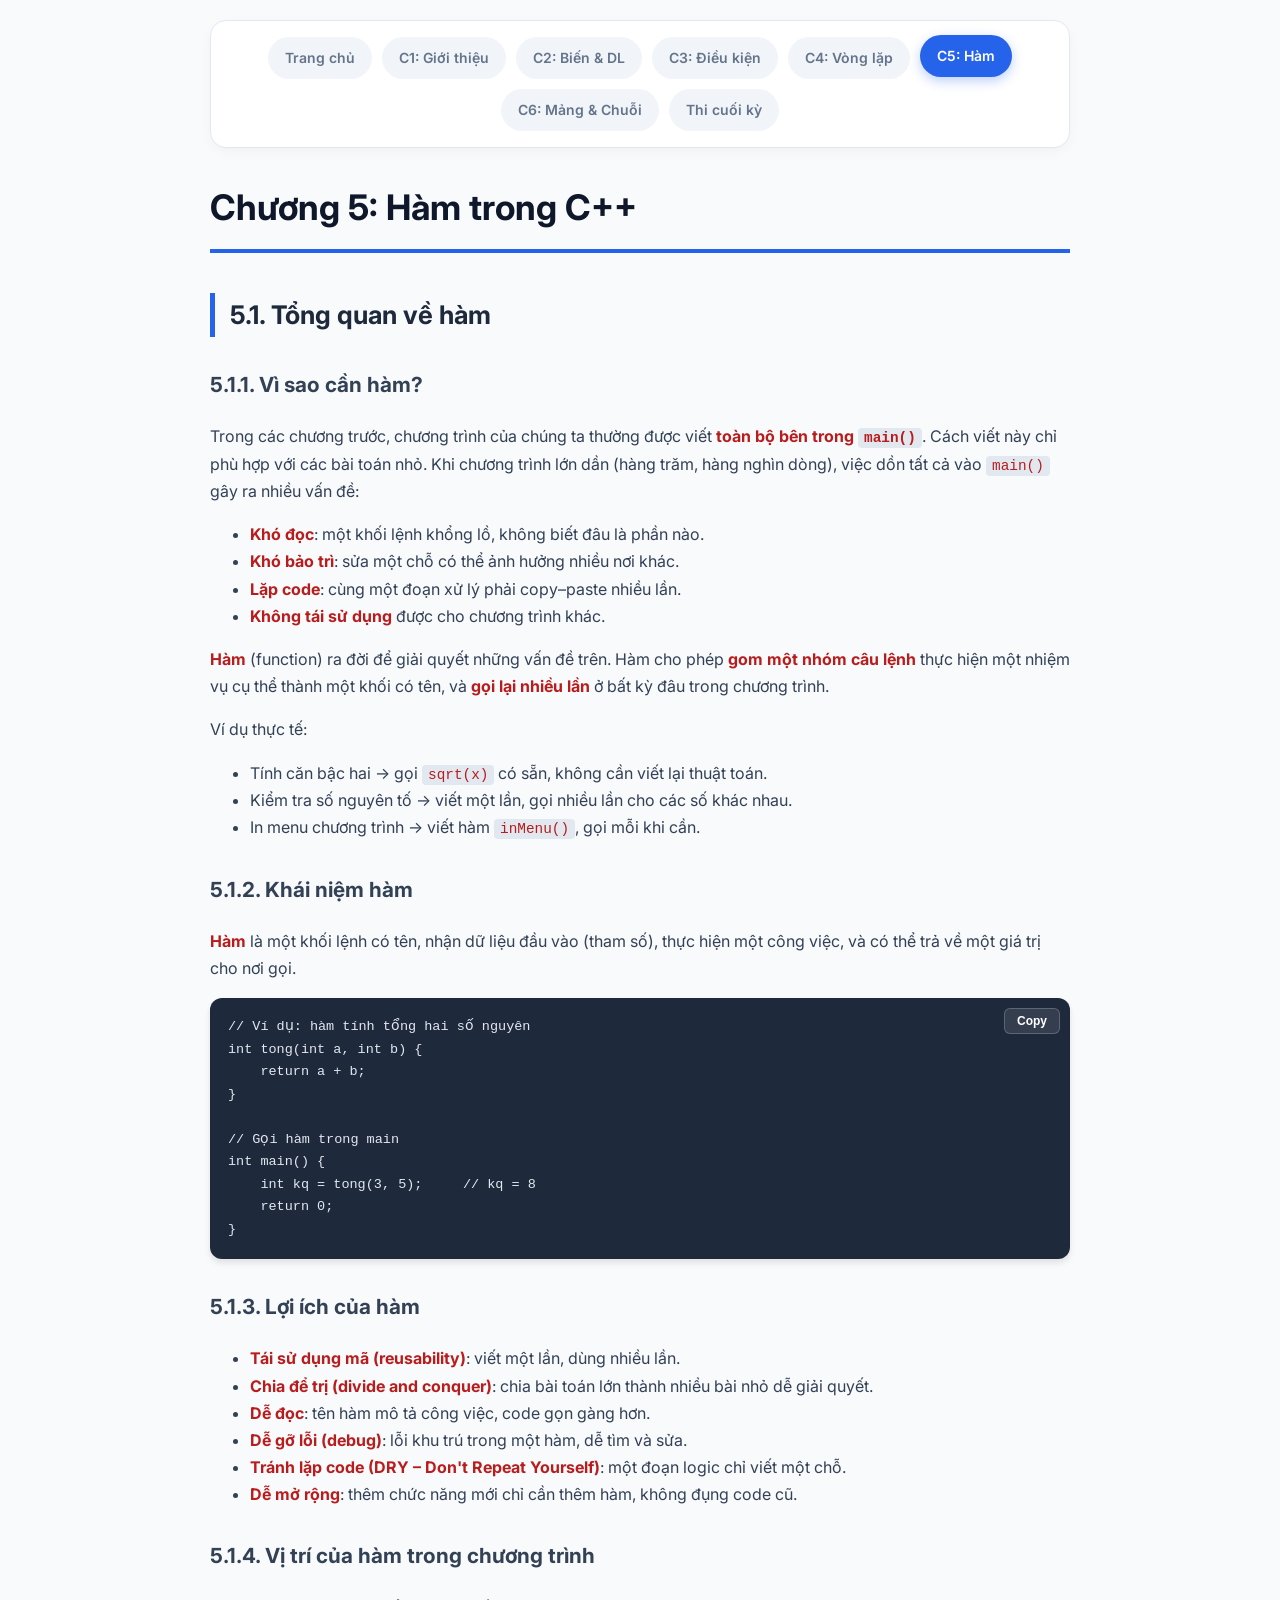
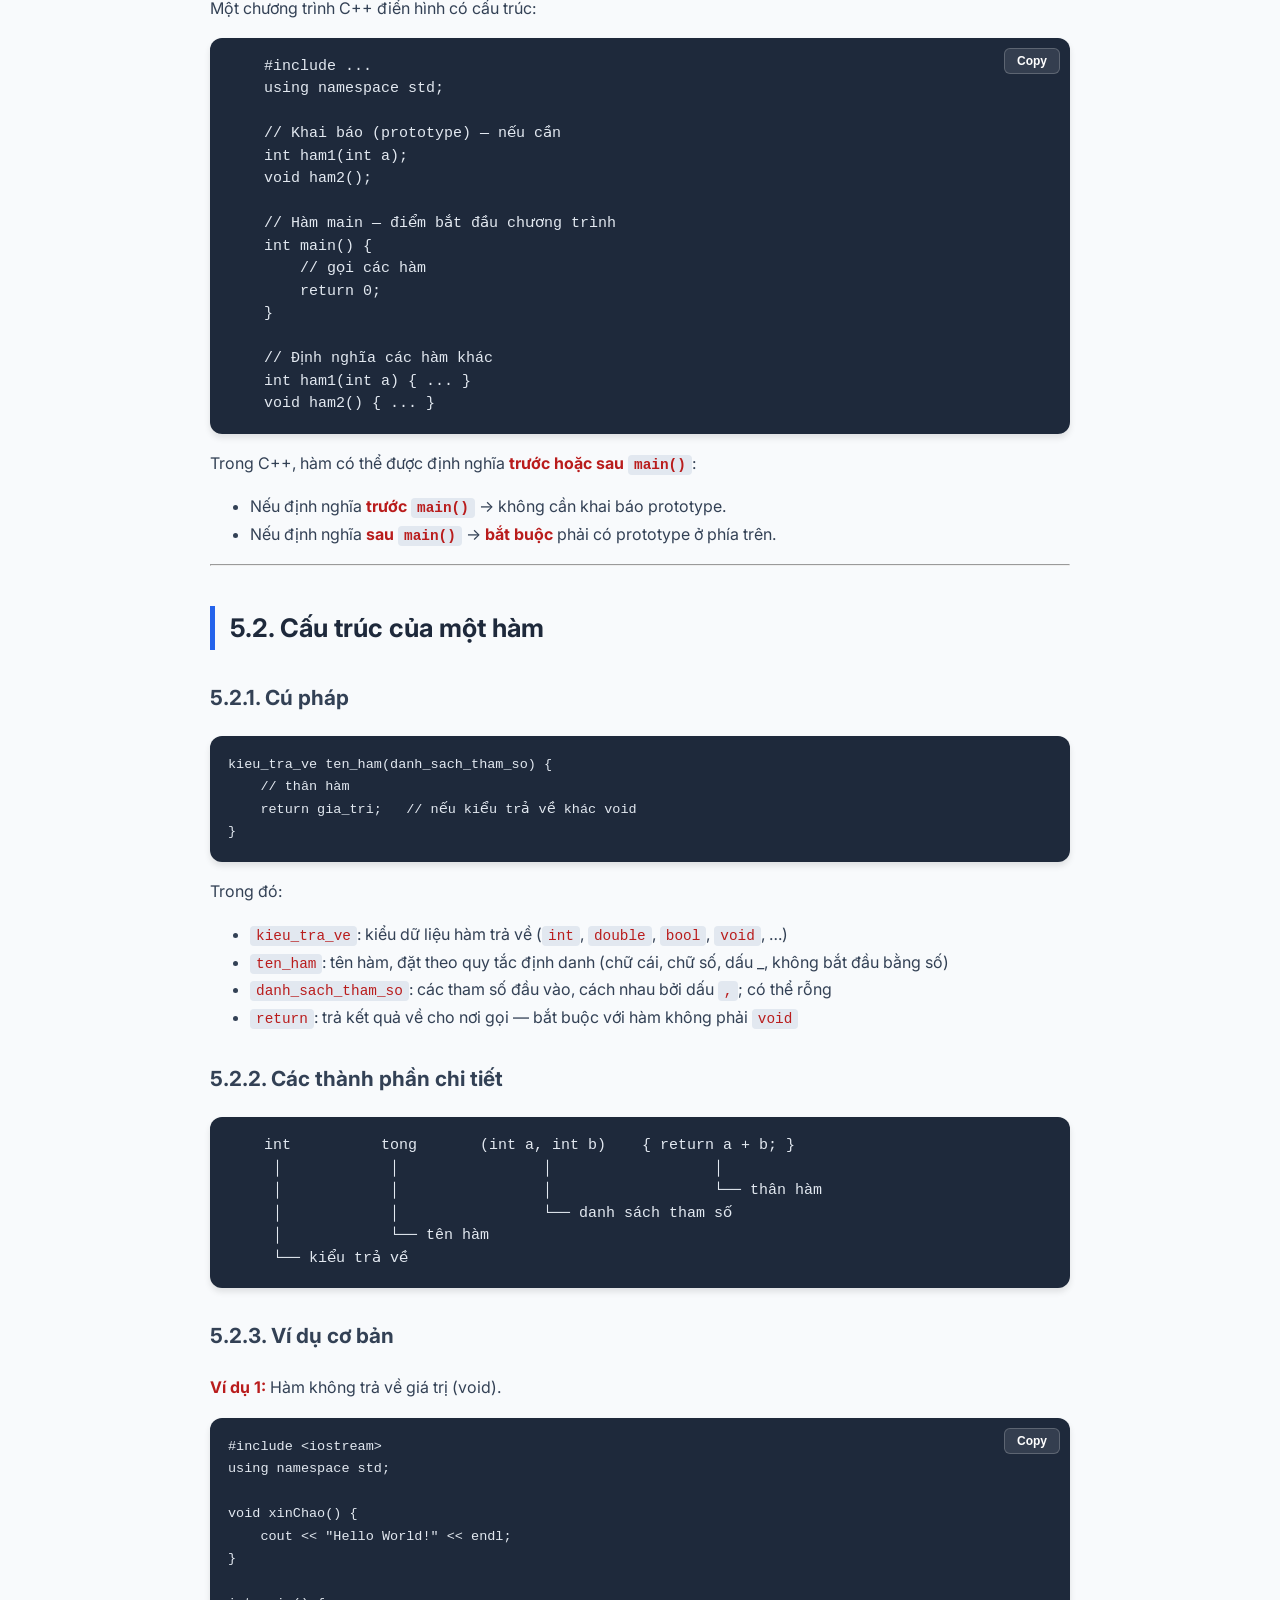
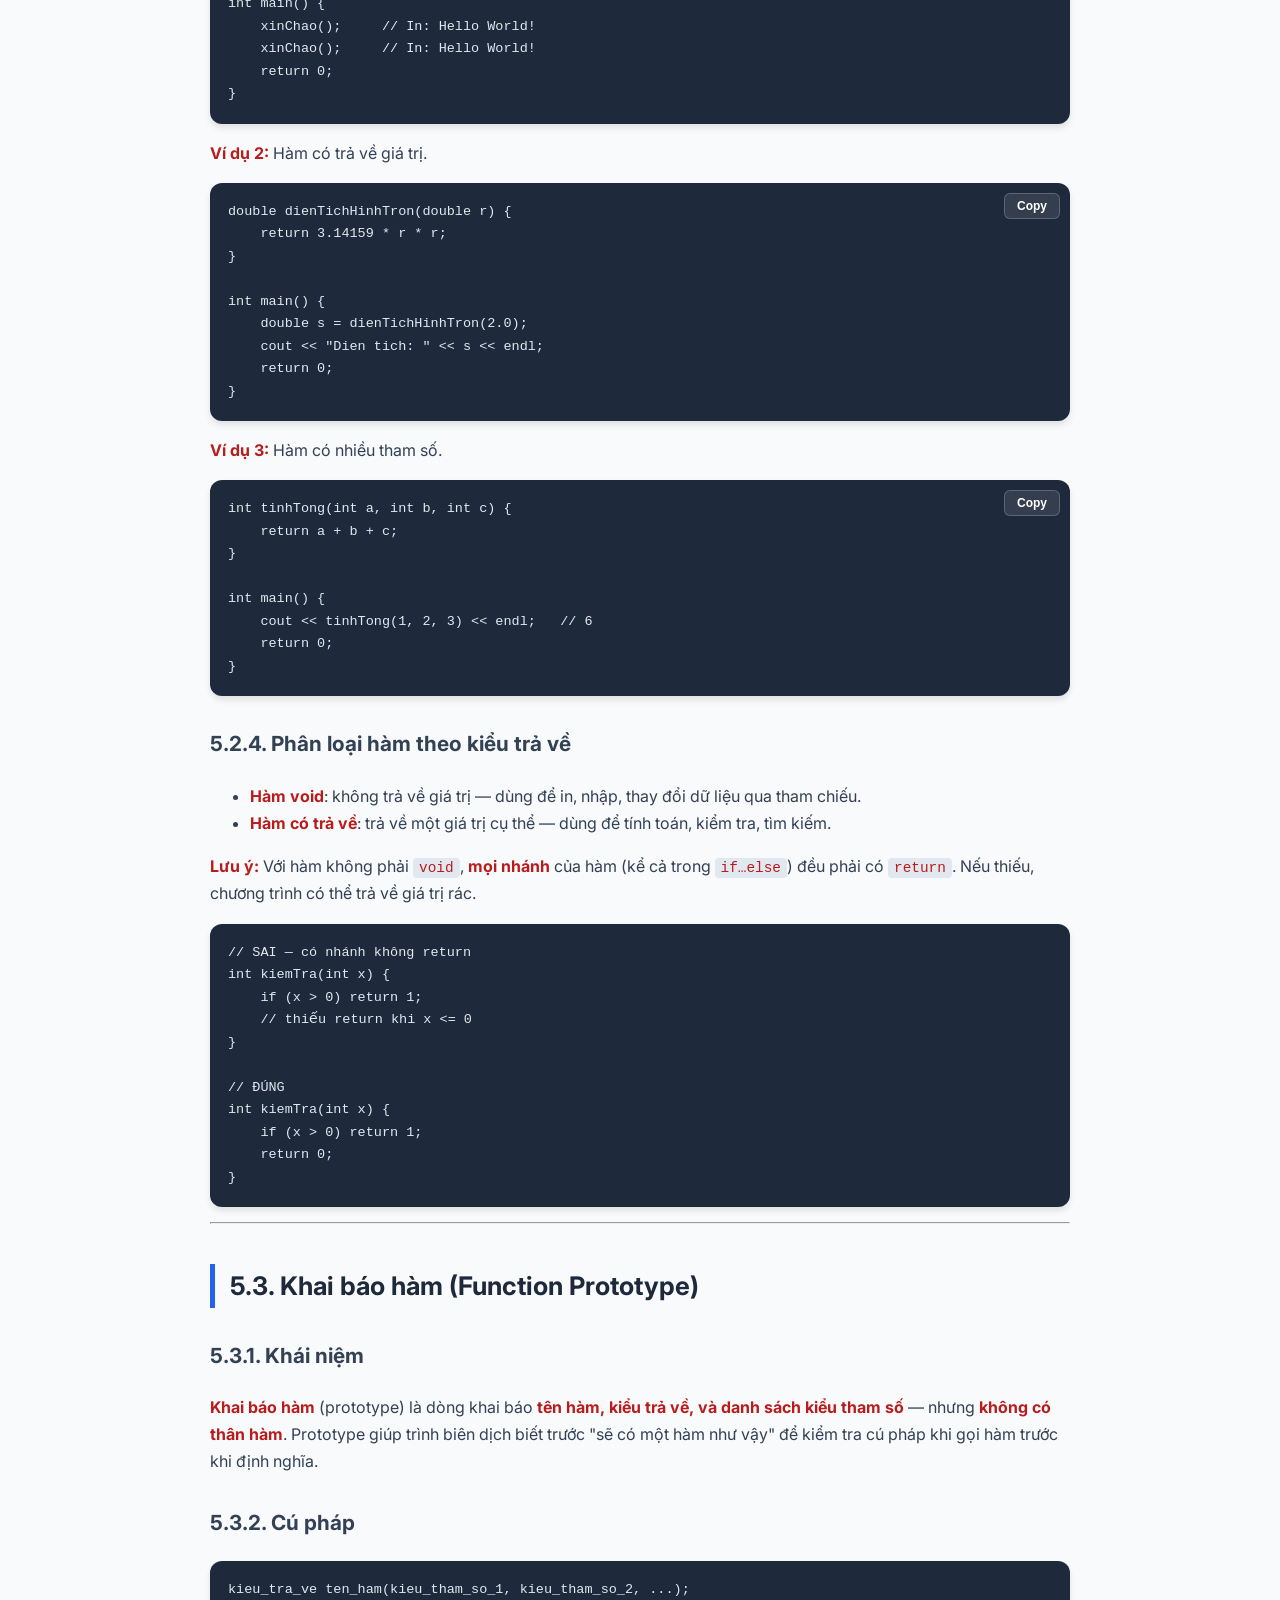
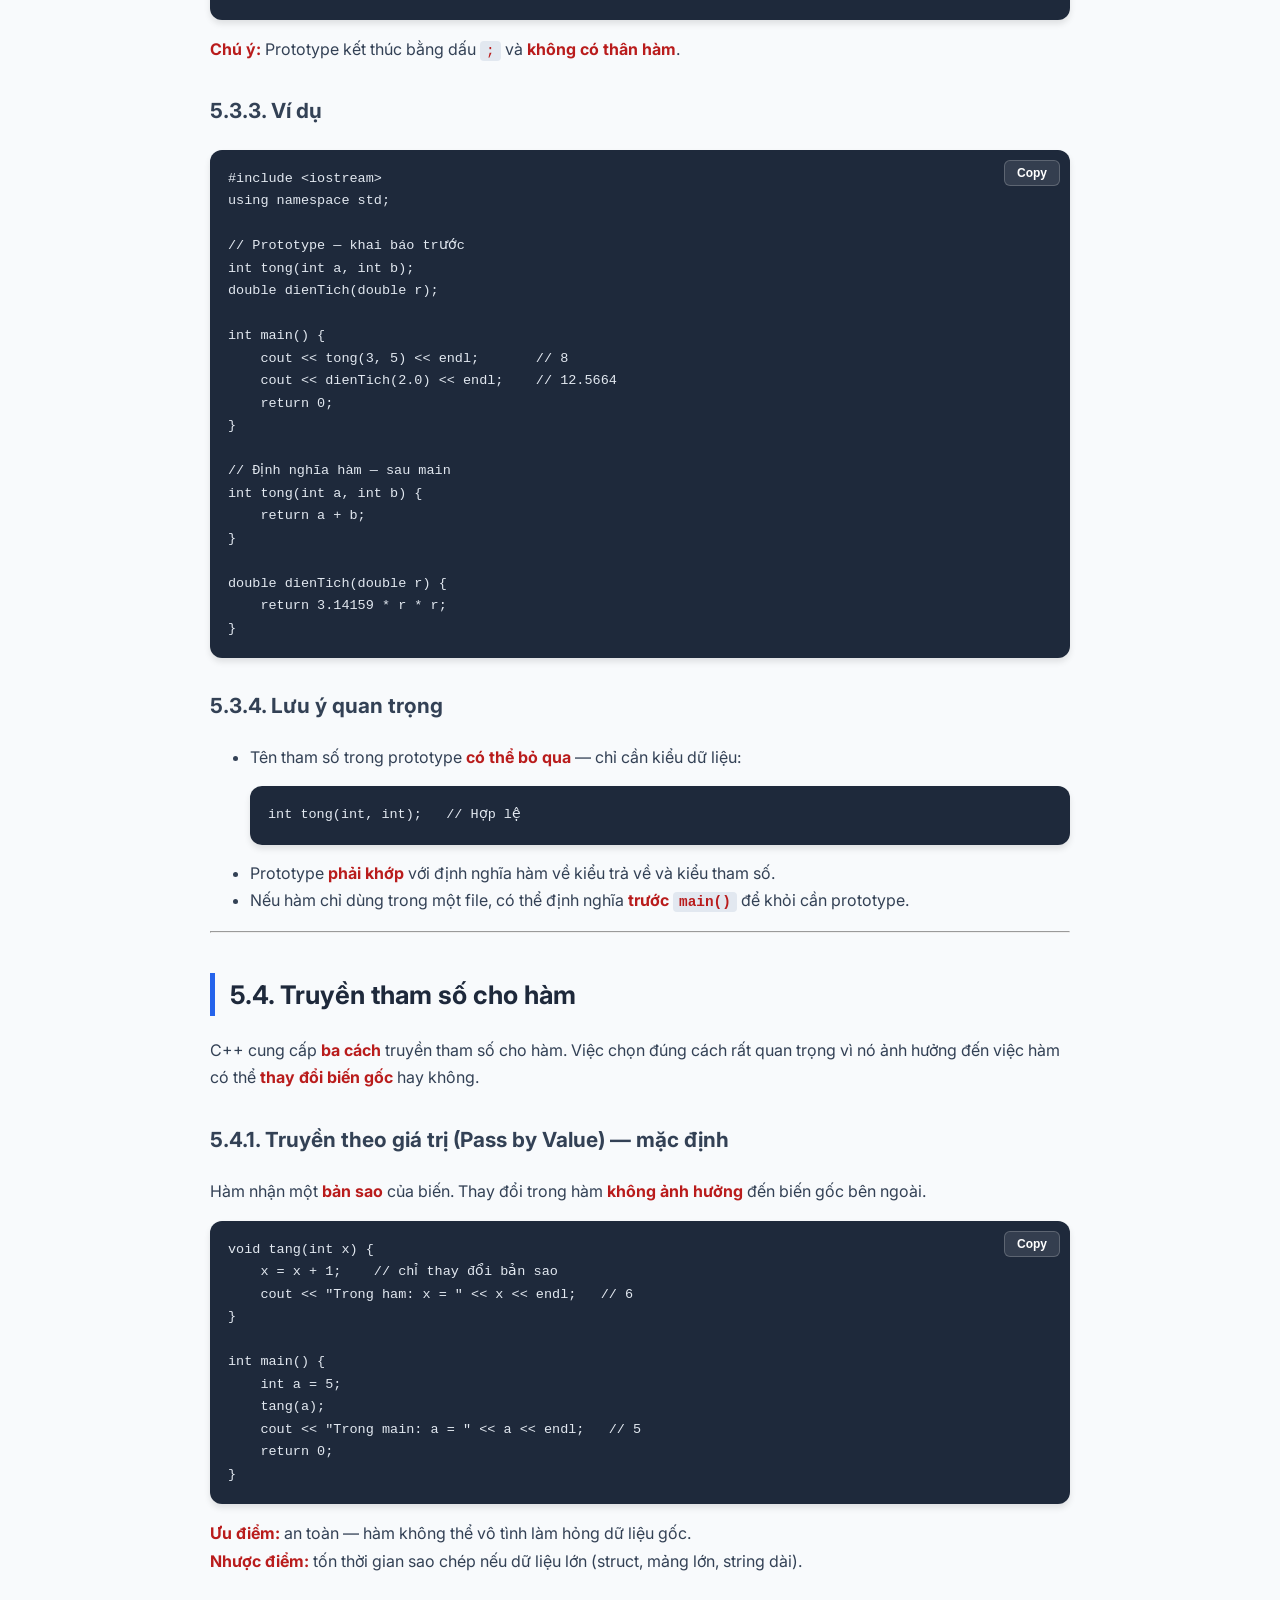
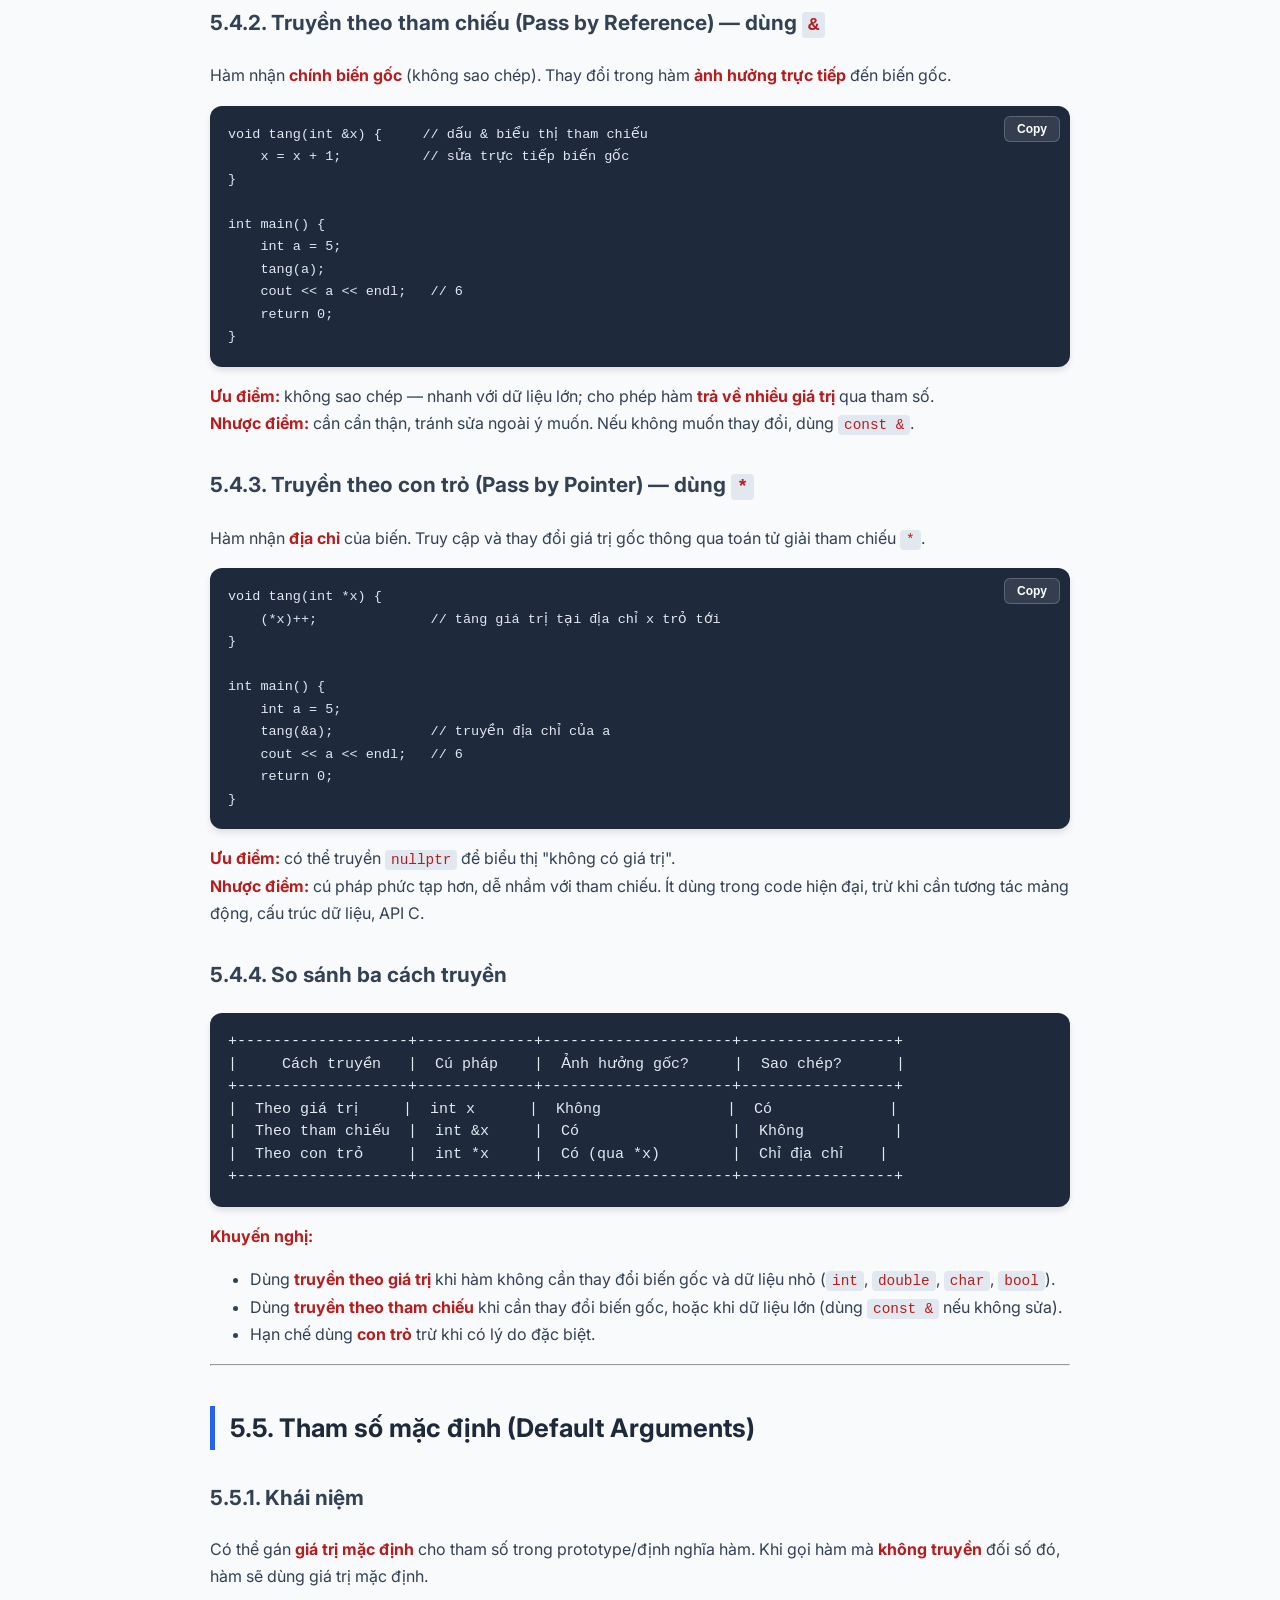
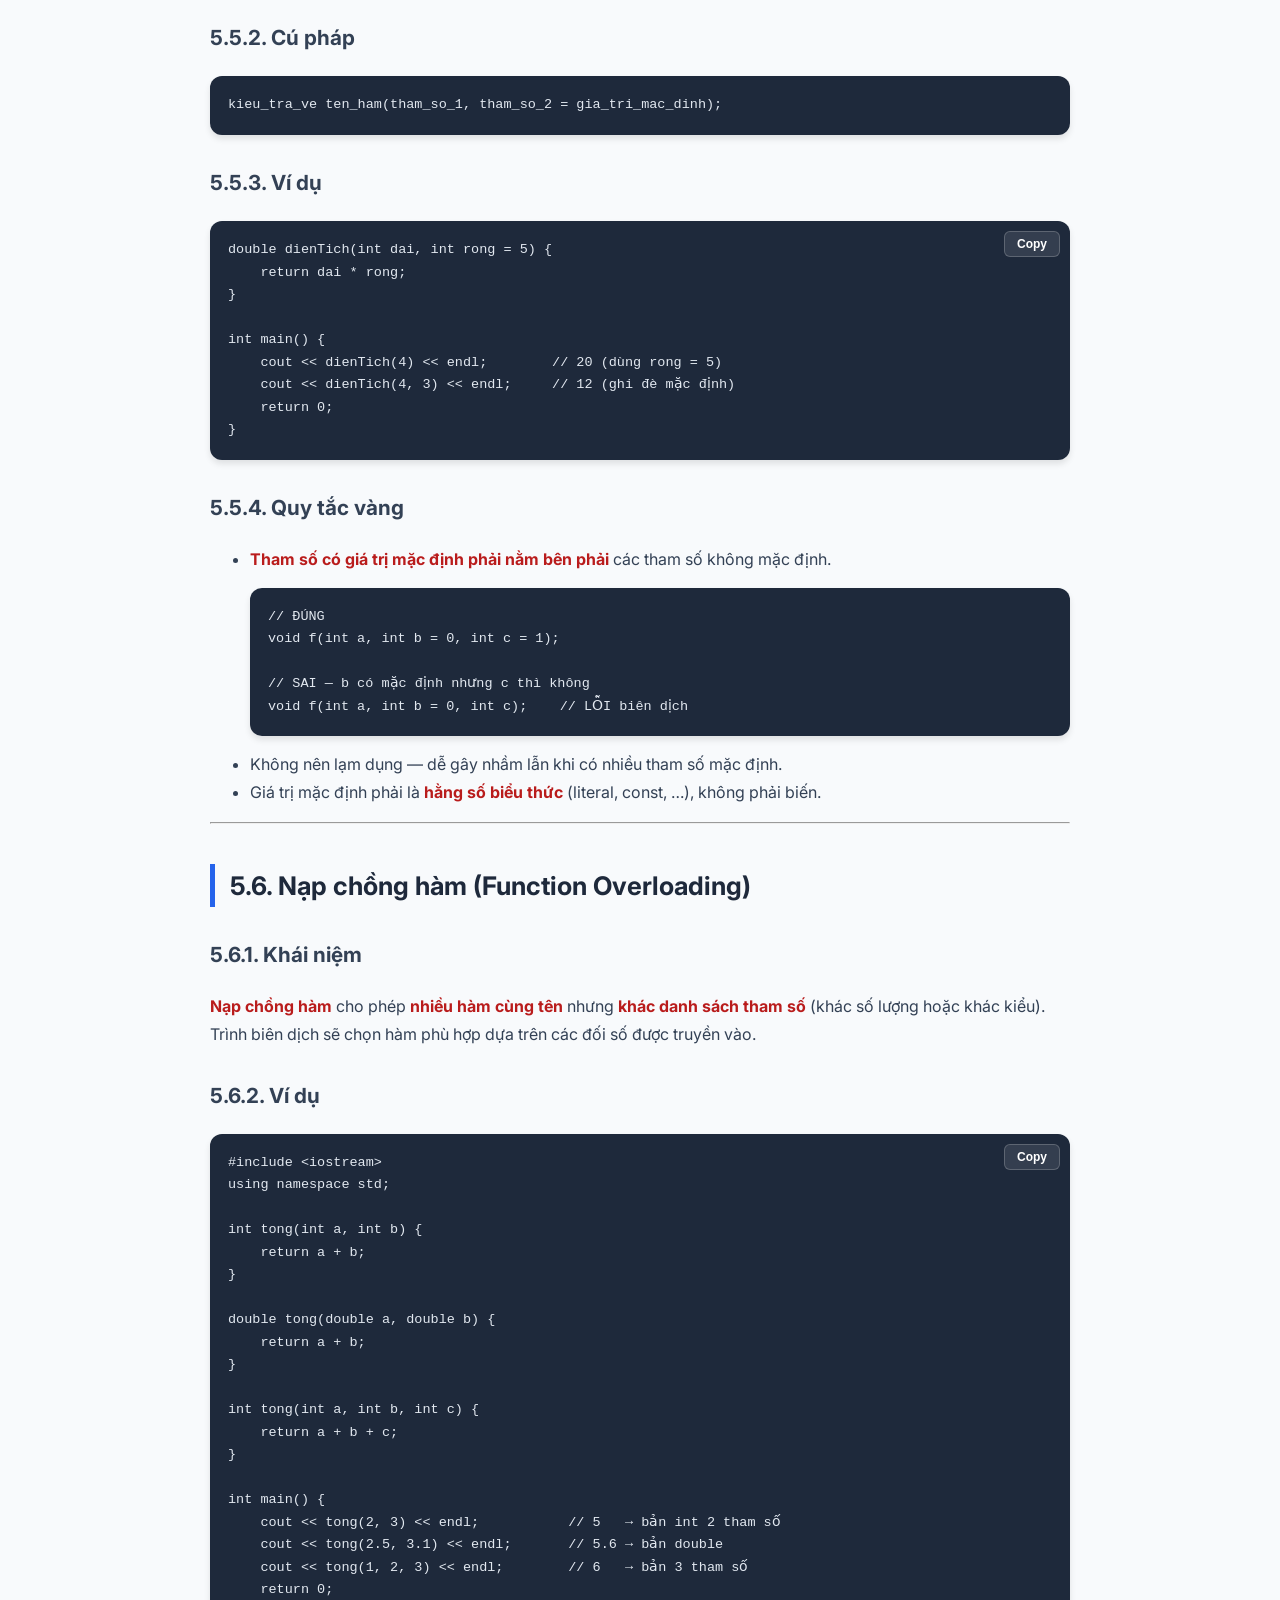
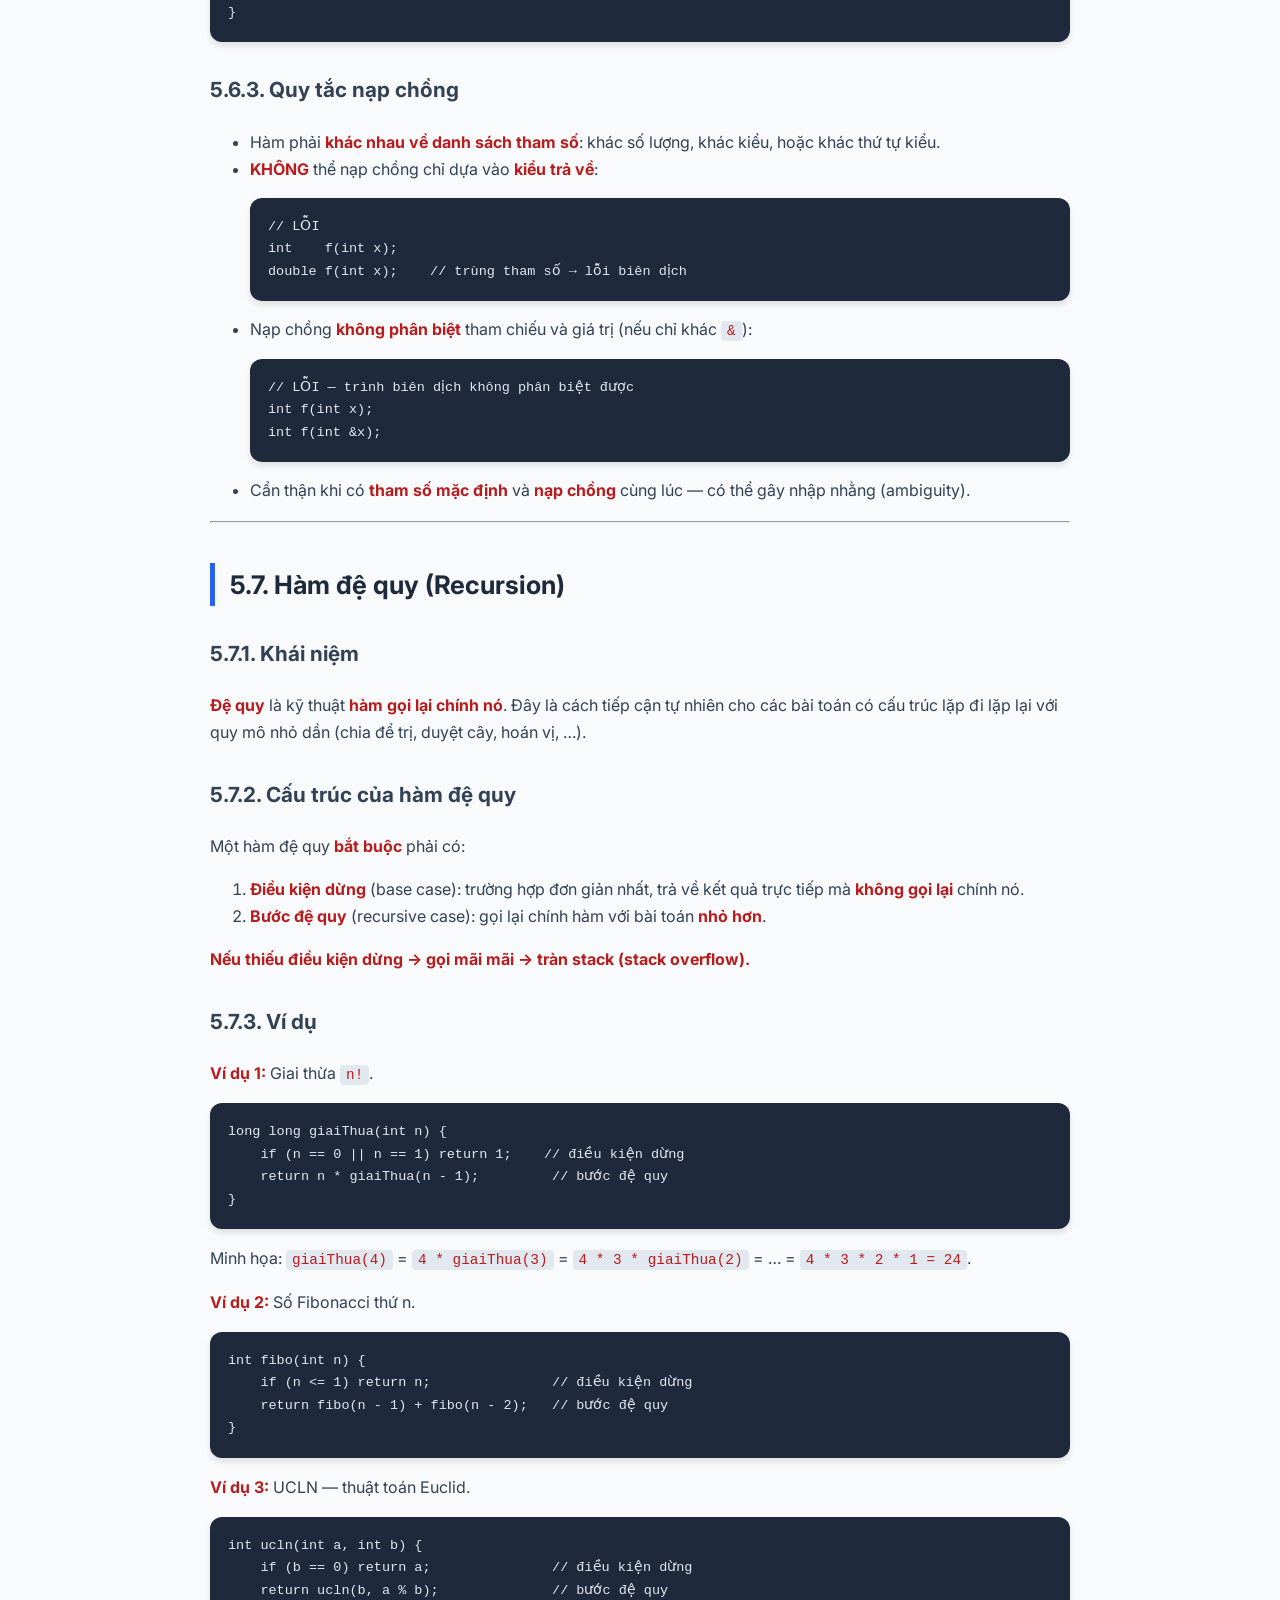
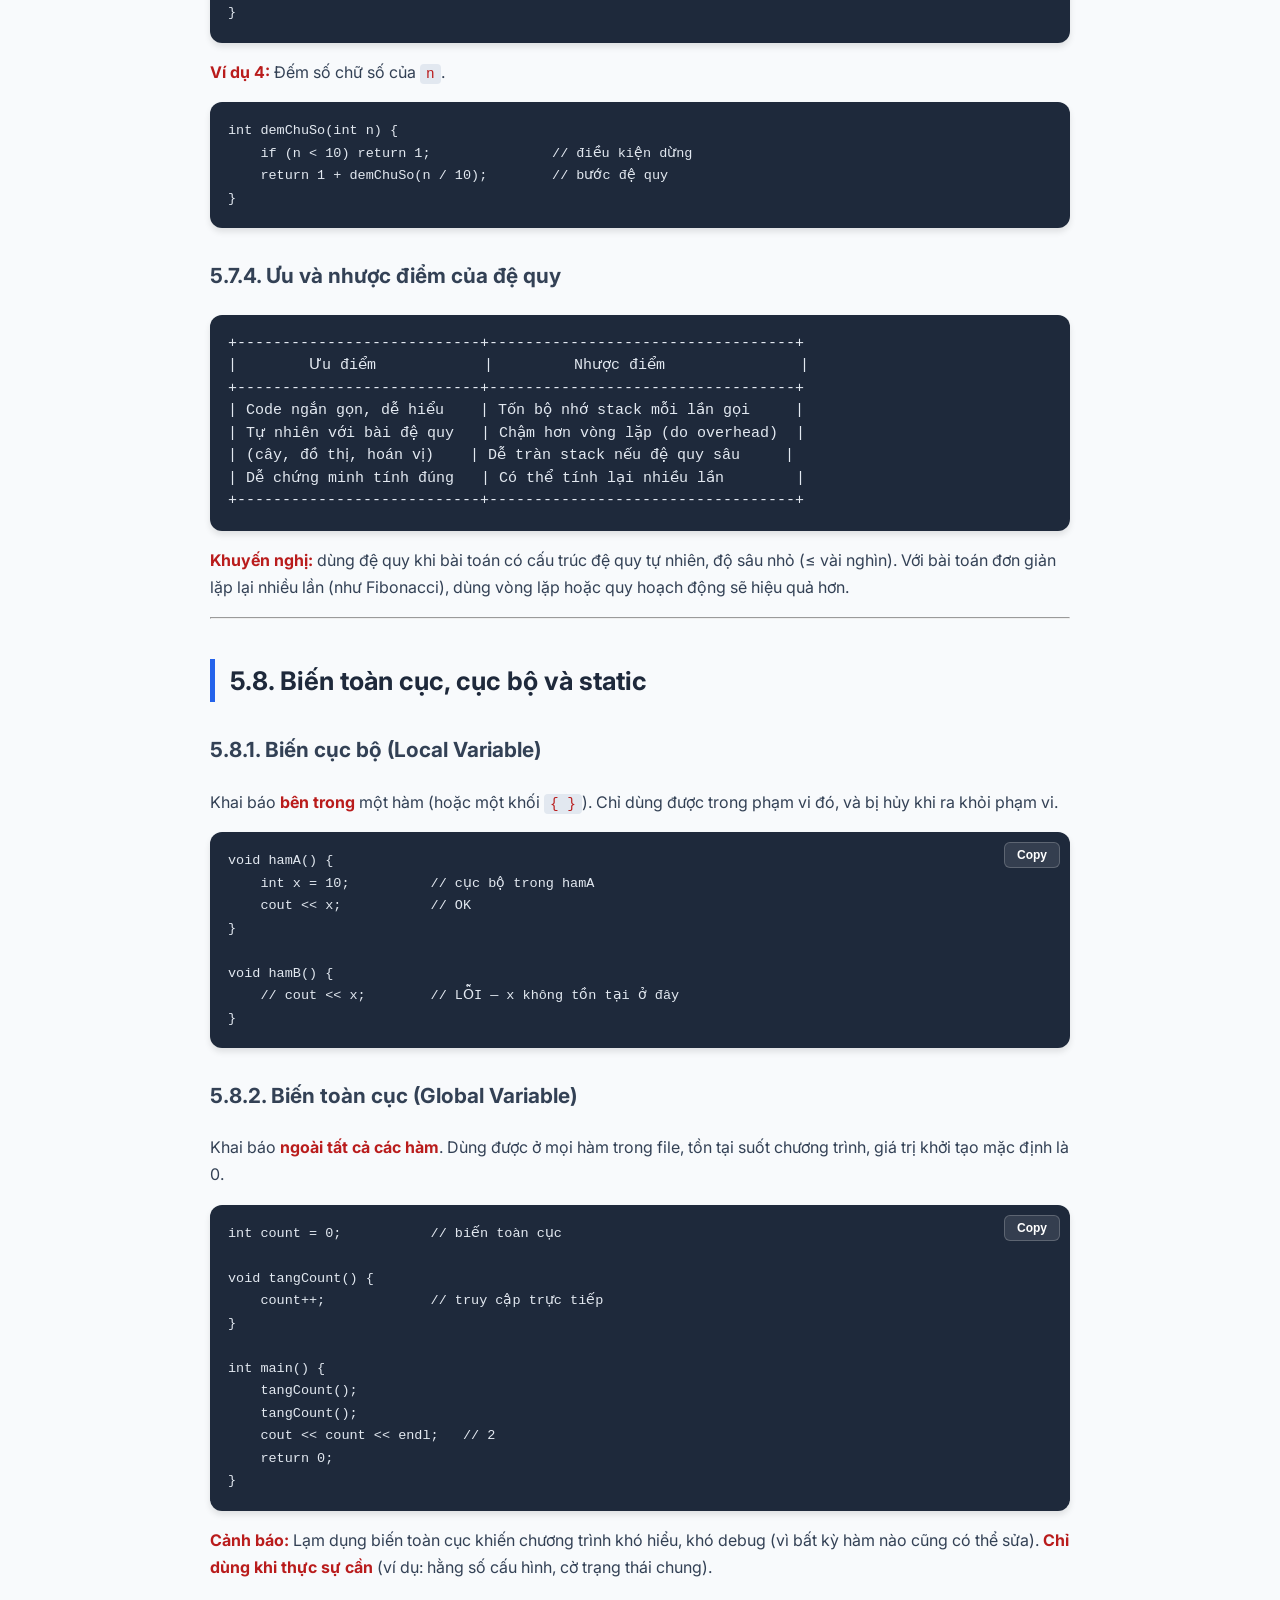
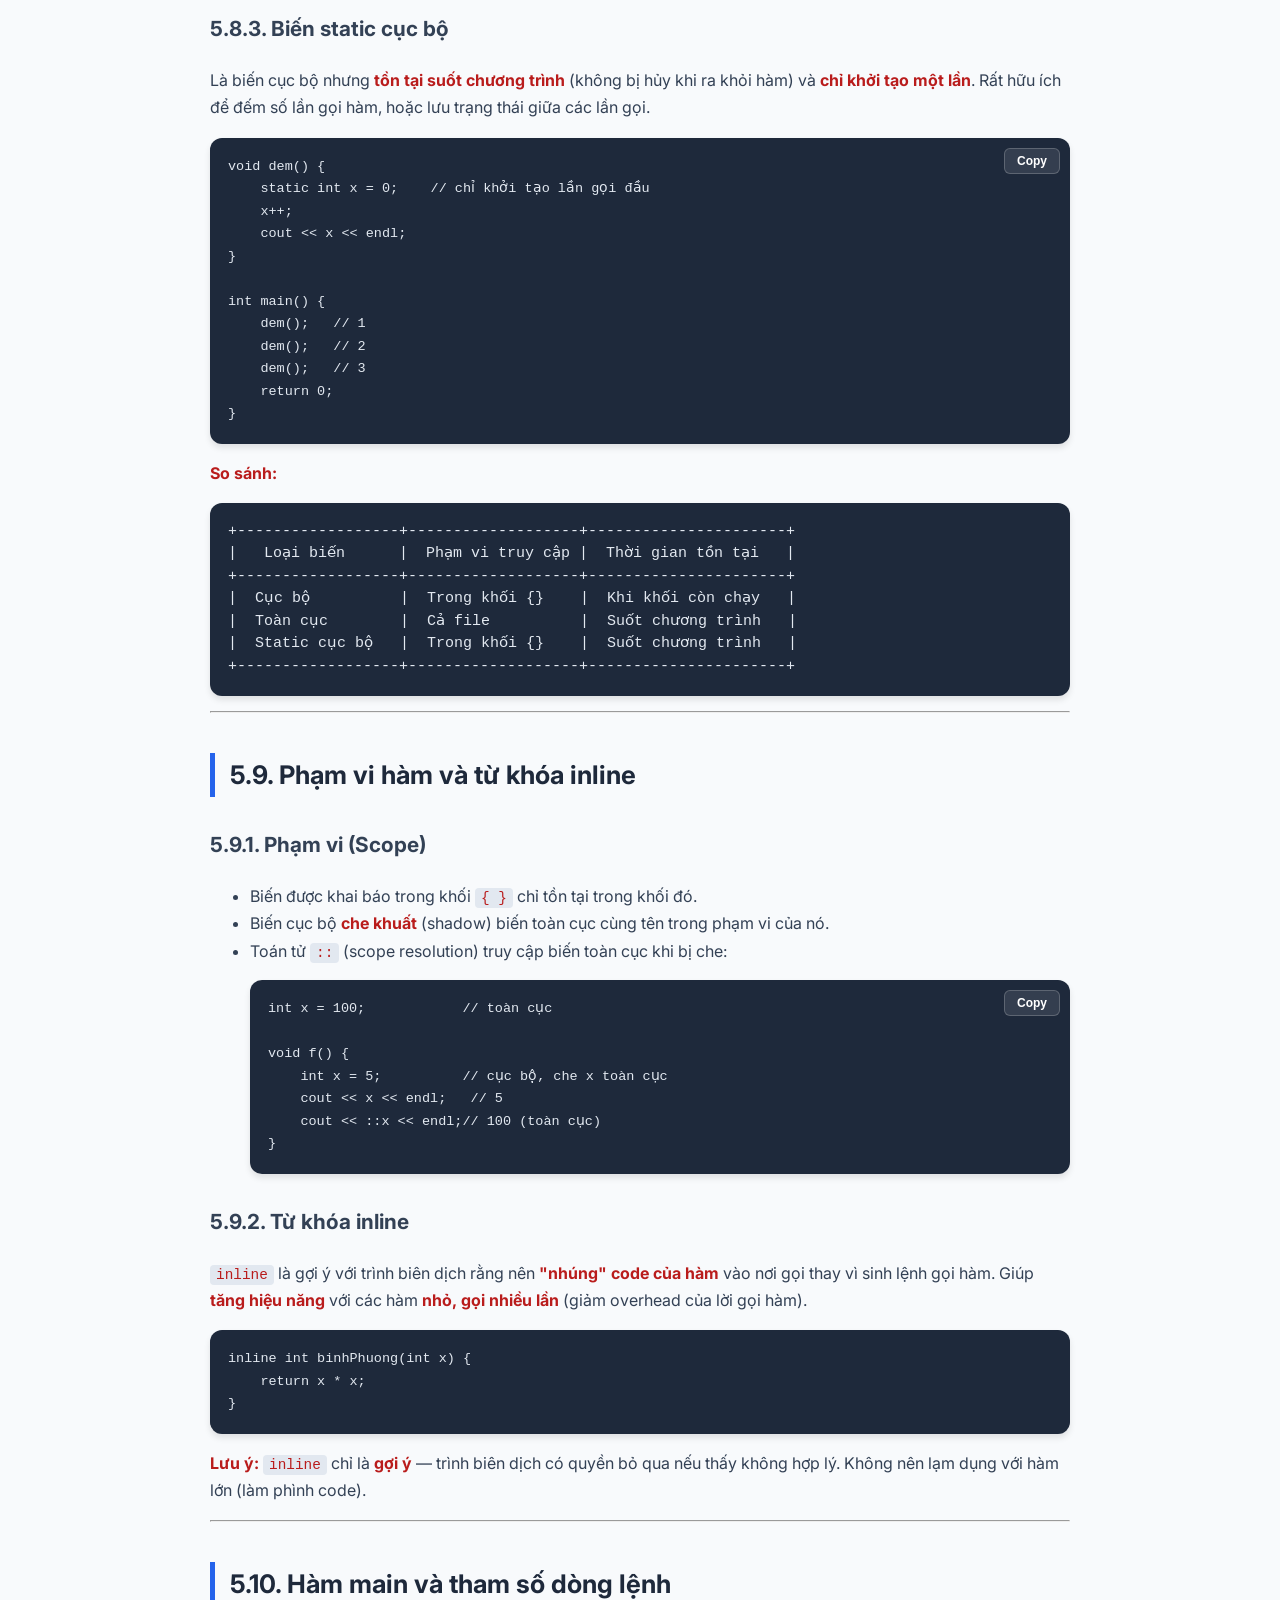
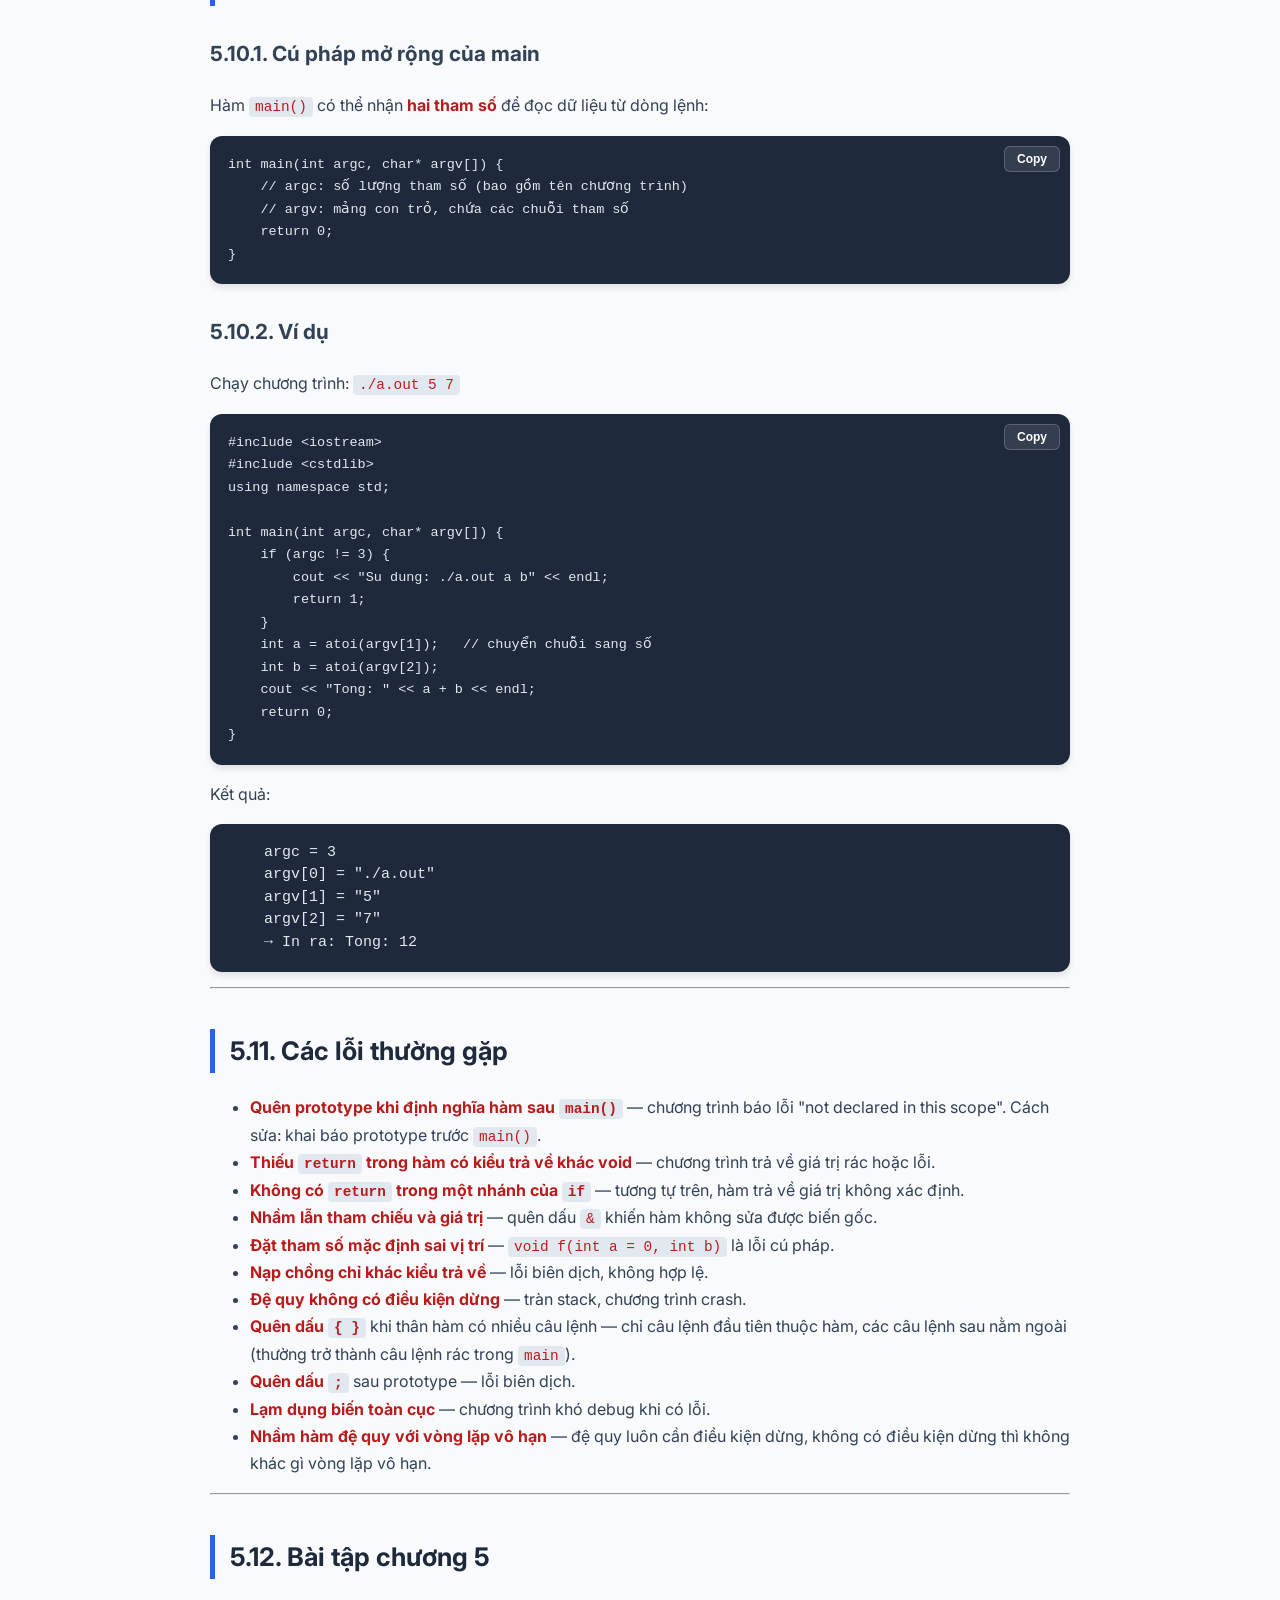
<file: chuong5.html>
<!DOCTYPE html>
<html>
<head>
<meta charset="UTF-8">
<title>Chương 5: Hàm trong C++</title>
<link rel="stylesheet" href="style.css">
</head>
<body>

<!-- ===== THANH TRẠNG THÁI CHƯƠNG ===== -->

    <div class="chapter-progress-inner">
        <a href="trangchu.html" class="chapter-step" data-chapter="0">
            <span class="step-number">1</span>
            <span class="step-label">Trang chủ</span>
        </a>
        <div class="step-line"></div>

        <a href="chuong1.html" class="chapter-step" data-chapter="1">
            <span class="step-number">2</span>
            <span class="step-label">Giới thiệu C++</span>
        </a>
        <div class="step-line"></div>

        <a href="chuong2.html" class="chapter-step" data-chapter="2">
            <span class="step-number">3</span>
            <span class="step-label">Biến &amp; Kiểu dữ liệu</span>
        </a>
        <div class="step-line"></div>

        <a href="chuong3.html" class="chapter-step" data-chapter="3">
            <span class="step-number">4</span>
            <span class="step-label">Câu lệnh điều kiện</span>
        </a>
        <div class="step-line"></div>

        <a href="chuong4.html" class="chapter-step" data-chapter="4">
            <span class="step-number">5</span>
            <span class="step-label">Vòng lặp</span>
        </a>
        <div class="step-line"></div>

        <a href="chuong5.html" class="chapter-step" data-chapter="5">
            <span class="step-number">6</span>
            <span class="step-label">Hàm trong C++</span>
        </a>
        <div class="step-line"></div>

        <a href="chuong6.html" class="chapter-step" data-chapter="6">
            <span class="step-number">7</span>
            <span class="step-label">Mảng &amp; Chuỗi</span>
        </a>
    </div>
</div>

<h1>Chương 5: Hàm trong C++</h1>

<h2>5.1. Tổng quan về hàm</h2>

<h3>5.1.1. Vì sao cần hàm?</h3>

<p>Trong các chương trước, chương trình của chúng ta thường được viết <strong>toàn bộ bên trong <code>main()</code></strong>. Cách viết này chỉ phù hợp với các bài toán nhỏ. Khi chương trình lớn dần (hàng trăm, hàng nghìn dòng), việc dồn tất cả vào <code>main()</code> gây ra nhiều vấn đề:</p>

<ul>
<li><strong>Khó đọc</strong>: một khối lệnh khổng lồ, không biết đâu là phần nào.</li>
<li><strong>Khó bảo trì</strong>: sửa một chỗ có thể ảnh hưởng nhiều nơi khác.</li>
<li><strong>Lặp code</strong>: cùng một đoạn xử lý phải copy–paste nhiều lần.</li>
<li><strong>Không tái sử dụng</strong> được cho chương trình khác.</li>
</ul>

<p><strong>Hàm</strong> (function) ra đời để giải quyết những vấn đề trên. Hàm cho phép <strong>gom một nhóm câu lệnh</strong> thực hiện một nhiệm vụ cụ thể thành một khối có tên, và <strong>gọi lại nhiều lần</strong> ở bất kỳ đâu trong chương trình.</p>

<p>Ví dụ thực tế:</p>
<ul>
<li>Tính căn bậc hai → gọi <code>sqrt(x)</code> có sẵn, không cần viết lại thuật toán.</li>
<li>Kiểm tra số nguyên tố → viết một lần, gọi nhiều lần cho các số khác nhau.</li>
<li>In menu chương trình → viết hàm <code>inMenu()</code>, gọi mỗi khi cần.</li>
</ul>

<h3>5.1.2. Khái niệm hàm</h3>

<p><strong>Hàm</strong> là một khối lệnh có tên, nhận dữ liệu đầu vào (tham số), thực hiện một công việc, và có thể trả về một giá trị cho nơi gọi.</p>

<pre><code>// Ví dụ: hàm tính tổng hai số nguyên
int tong(int a, int b) {
    return a + b;
}

// Gọi hàm trong main
int main() {
    int kq = tong(3, 5);     // kq = 8
    return 0;
}</code></pre>

<h3>5.1.3. Lợi ích của hàm</h3>

<ul>
<li><strong>Tái sử dụng mã (reusability)</strong>: viết một lần, dùng nhiều lần.</li>
<li><strong>Chia để trị (divide and conquer)</strong>: chia bài toán lớn thành nhiều bài nhỏ dễ giải quyết.</li>
<li><strong>Dễ đọc</strong>: tên hàm mô tả công việc, code gọn gàng hơn.</li>
<li><strong>Dễ gỡ lỗi (debug)</strong>: lỗi khu trú trong một hàm, dễ tìm và sửa.</li>
<li><strong>Tránh lặp code (DRY – Don't Repeat Yourself)</strong>: một đoạn logic chỉ viết một chỗ.</li>
<li><strong>Dễ mở rộng</strong>: thêm chức năng mới chỉ cần thêm hàm, không đụng code cũ.</li>
</ul>

<h3>5.1.4. Vị trí của hàm trong chương trình</h3>

<p>Một chương trình C++ điển hình có cấu trúc:</p>

<pre>
    #include ...
    using namespace std;

    // Khai báo (prototype) — nếu cần
    int ham1(int a);
    void ham2();

    // Hàm main — điểm bắt đầu chương trình
    int main() {
        // gọi các hàm
        return 0;
    }

    // Định nghĩa các hàm khác
    int ham1(int a) { ... }
    void ham2() { ... }
</pre>

<p>Trong C++, hàm có thể được định nghĩa <strong>trước hoặc sau <code>main()</code></strong>:</p>
<ul>
<li>Nếu định nghĩa <strong>trước <code>main()</code></strong> → không cần khai báo prototype.</li>
<li>Nếu định nghĩa <strong>sau <code>main()</code></strong> → <strong>bắt buộc</strong> phải có prototype ở phía trên.</li>
</ul>

<hr>

<h2>5.2. Cấu trúc của một hàm</h2>

<h3>5.2.1. Cú pháp</h3>

<pre><code>kieu_tra_ve ten_ham(danh_sach_tham_so) {
    // thân hàm
    return gia_tri;   // nếu kiểu trả về khác void
}</code></pre>

<p>Trong đó:</p>
<ul>
<li><code>kieu_tra_ve</code>: kiểu dữ liệu hàm trả về (<code>int</code>, <code>double</code>, <code>bool</code>, <code>void</code>, …)</li>
<li><code>ten_ham</code>: tên hàm, đặt theo quy tắc định danh (chữ cái, chữ số, dấu _, không bắt đầu bằng số)</li>
<li><code>danh_sach_tham_so</code>: các tham số đầu vào, cách nhau bởi dấu <code>,</code>; có thể rỗng</li>
<li><code>return</code>: trả kết quả về cho nơi gọi — bắt buộc với hàm không phải <code>void</code></li>
</ul>

<h3>5.2.2. Các thành phần chi tiết</h3>

<pre>
    int          tong       (int a, int b)    { return a + b; }
     │            │                │                  │
     │            │                │                  └── thân hàm
     │            │                └── danh sách tham số
     │            └── tên hàm
     └── kiểu trả về
</pre>

<h3>5.2.3. Ví dụ cơ bản</h3>

<p><strong>Ví dụ 1:</strong> Hàm không trả về giá trị (void).</p>

<pre><code>#include &lt;iostream&gt;
using namespace std;

void xinChao() {
    cout &lt;&lt; "Hello World!" &lt;&lt; endl;
}

int main() {
    xinChao();     // In: Hello World!
    xinChao();     // In: Hello World!
    return 0;
}</code></pre>

<p><strong>Ví dụ 2:</strong> Hàm có trả về giá trị.</p>

<pre><code>double dienTichHinhTron(double r) {
    return 3.14159 * r * r;
}

int main() {
    double s = dienTichHinhTron(2.0);
    cout &lt;&lt; "Dien tich: " &lt;&lt; s &lt;&lt; endl;
    return 0;
}</code></pre>

<p><strong>Ví dụ 3:</strong> Hàm có nhiều tham số.</p>

<pre><code>int tinhTong(int a, int b, int c) {
    return a + b + c;
}

int main() {
    cout &lt;&lt; tinhTong(1, 2, 3) &lt;&lt; endl;   // 6
    return 0;
}</code></pre>

<h3>5.2.4. Phân loại hàm theo kiểu trả về</h3>

<ul>
<li><strong>Hàm void</strong>: không trả về giá trị — dùng để in, nhập, thay đổi dữ liệu qua tham chiếu.</li>
<li><strong>Hàm có trả về</strong>: trả về một giá trị cụ thể — dùng để tính toán, kiểm tra, tìm kiếm.</li>
</ul>

<p><strong>Lưu ý:</strong> Với hàm không phải <code>void</code>, <strong>mọi nhánh</strong> của hàm (kể cả trong <code>if…else</code>) đều phải có <code>return</code>. Nếu thiếu, chương trình có thể trả về giá trị rác.</p>

<pre><code>// SAI — có nhánh không return
int kiemTra(int x) {
    if (x &gt; 0) return 1;
    // thiếu return khi x &lt;= 0
}

// ĐÚNG
int kiemTra(int x) {
    if (x &gt; 0) return 1;
    return 0;
}</code></pre>

<hr>

<h2>5.3. Khai báo hàm (Function Prototype)</h2>

<h3>5.3.1. Khái niệm</h3>

<p><strong>Khai báo hàm</strong> (prototype) là dòng khai báo <strong>tên hàm, kiểu trả về, và danh sách kiểu tham số</strong> — nhưng <strong>không có thân hàm</strong>. Prototype giúp trình biên dịch biết trước "sẽ có một hàm như vậy" để kiểm tra cú pháp khi gọi hàm trước khi định nghĩa.</p>

<h3>5.3.2. Cú pháp</h3>

<pre><code>kieu_tra_ve ten_ham(kieu_tham_so_1, kieu_tham_so_2, ...);</code></pre>

<p><strong>Chú ý:</strong> Prototype kết thúc bằng dấu <code>;</code> và <strong>không có thân hàm</strong>.</p>

<h3>5.3.3. Ví dụ</h3>

<pre><code>#include &lt;iostream&gt;
using namespace std;

// Prototype — khai báo trước
int tong(int a, int b);
double dienTich(double r);

int main() {
    cout &lt;&lt; tong(3, 5) &lt;&lt; endl;       // 8
    cout &lt;&lt; dienTich(2.0) &lt;&lt; endl;    // 12.5664
    return 0;
}

// Định nghĩa hàm — sau main
int tong(int a, int b) {
    return a + b;
}

double dienTich(double r) {
    return 3.14159 * r * r;
}</code></pre>

<h3>5.3.4. Lưu ý quan trọng</h3>

<ul>
<li>Tên tham số trong prototype <strong>có thể bỏ qua</strong> — chỉ cần kiểu dữ liệu:
<pre><code>int tong(int, int);   // Hợp lệ</code></pre>
</li>
<li>Prototype <strong>phải khớp</strong> với định nghĩa hàm về kiểu trả về và kiểu tham số.</li>
<li>Nếu hàm chỉ dùng trong một file, có thể định nghĩa <strong>trước <code>main()</code></strong> để khỏi cần prototype.</li>
</ul>

<hr>

<h2>5.4. Truyền tham số cho hàm</h2>

<p>C++ cung cấp <strong>ba cách</strong> truyền tham số cho hàm. Việc chọn đúng cách rất quan trọng vì nó ảnh hưởng đến việc hàm có thể <strong>thay đổi biến gốc</strong> hay không.</p>

<h3>5.4.1. Truyền theo giá trị (Pass by Value) — mặc định</h3>

<p>Hàm nhận một <strong>bản sao</strong> của biến. Thay đổi trong hàm <strong>không ảnh hưởng</strong> đến biến gốc bên ngoài.</p>

<pre><code>void tang(int x) {
    x = x + 1;    // chỉ thay đổi bản sao
    cout &lt;&lt; "Trong ham: x = " &lt;&lt; x &lt;&lt; endl;   // 6
}

int main() {
    int a = 5;
    tang(a);
    cout &lt;&lt; "Trong main: a = " &lt;&lt; a &lt;&lt; endl;   // 5
    return 0;
}</code></pre>

<p><strong>Ưu điểm:</strong> an toàn — hàm không thể vô tình làm hỏng dữ liệu gốc.<br>
<strong>Nhược điểm:</strong> tốn thời gian sao chép nếu dữ liệu lớn (struct, mảng lớn, string dài).</p>

<h3>5.4.2. Truyền theo tham chiếu (Pass by Reference) — dùng <code>&amp;</code></h3>

<p>Hàm nhận <strong>chính biến gốc</strong> (không sao chép). Thay đổi trong hàm <strong>ảnh hưởng trực tiếp</strong> đến biến gốc.</p>

<pre><code>void tang(int &amp;x) {     // dấu &amp; biểu thị tham chiếu
    x = x + 1;          // sửa trực tiếp biến gốc
}

int main() {
    int a = 5;
    tang(a);
    cout &lt;&lt; a &lt;&lt; endl;   // 6
    return 0;
}</code></pre>

<p><strong>Ưu điểm:</strong> không sao chép — nhanh với dữ liệu lớn; cho phép hàm <strong>trả về nhiều giá trị</strong> qua tham số.<br>
<strong>Nhược điểm:</strong> cần cẩn thận, tránh sửa ngoài ý muốn. Nếu không muốn thay đổi, dùng <code>const &amp;</code>.</p>

<h3>5.4.3. Truyền theo con trỏ (Pass by Pointer) — dùng <code>*</code></h3>

<p>Hàm nhận <strong>địa chỉ</strong> của biến. Truy cập và thay đổi giá trị gốc thông qua toán tử giải tham chiếu <code>*</code>.</p>

<pre><code>void tang(int *x) {
    (*x)++;              // tăng giá trị tại địa chỉ x trỏ tới
}

int main() {
    int a = 5;
    tang(&amp;a);            // truyền địa chỉ của a
    cout &lt;&lt; a &lt;&lt; endl;   // 6
    return 0;
}</code></pre>

<p><strong>Ưu điểm:</strong> có thể truyền <code>nullptr</code> để biểu thị "không có giá trị".<br>
<strong>Nhược điểm:</strong> cú pháp phức tạp hơn, dễ nhầm với tham chiếu. Ít dùng trong code hiện đại, trừ khi cần tương tác mảng động, cấu trúc dữ liệu, API C.</p>

<h3>5.4.4. So sánh ba cách truyền</h3>

<pre>
+-------------------+-------------+---------------------+-----------------+
|     Cách truyền   |  Cú pháp    |  Ảnh hưởng gốc?     |  Sao chép?      |
+-------------------+-------------+---------------------+-----------------+
|  Theo giá trị     |  int x      |  Không              |  Có             |
|  Theo tham chiếu  |  int &amp;x     |  Có                 |  Không          |
|  Theo con trỏ     |  int *x     |  Có (qua *x)        |  Chỉ địa chỉ    |
+-------------------+-------------+---------------------+-----------------+
</pre>

<p><strong>Khuyến nghị:</strong></p>
<ul>
<li>Dùng <strong>truyền theo giá trị</strong> khi hàm không cần thay đổi biến gốc và dữ liệu nhỏ (<code>int</code>, <code>double</code>, <code>char</code>, <code>bool</code>).</li>
<li>Dùng <strong>truyền theo tham chiếu</strong> khi cần thay đổi biến gốc, hoặc khi dữ liệu lớn (dùng <code>const &amp;</code> nếu không sửa).</li>
<li>Hạn chế dùng <strong>con trỏ</strong> trừ khi có lý do đặc biệt.</li>
</ul>

<hr>

<h2>5.5. Tham số mặc định (Default Arguments)</h2>

<h3>5.5.1. Khái niệm</h3>

<p>Có thể gán <strong>giá trị mặc định</strong> cho tham số trong prototype/định nghĩa hàm. Khi gọi hàm mà <strong>không truyền</strong> đối số đó, hàm sẽ dùng giá trị mặc định.</p>

<h3>5.5.2. Cú pháp</h3>

<pre><code>kieu_tra_ve ten_ham(tham_so_1, tham_so_2 = gia_tri_mac_dinh);</code></pre>

<h3>5.5.3. Ví dụ</h3>

<pre><code>double dienTich(int dai, int rong = 5) {
    return dai * rong;
}

int main() {
    cout &lt;&lt; dienTich(4) &lt;&lt; endl;        // 20 (dùng rong = 5)
    cout &lt;&lt; dienTich(4, 3) &lt;&lt; endl;     // 12 (ghi đè mặc định)
    return 0;
}</code></pre>

<h3>5.5.4. Quy tắc vàng</h3>

<ul>
<li><strong>Tham số có giá trị mặc định phải nằm bên phải</strong> các tham số không mặc định.
<pre><code>// ĐÚNG
void f(int a, int b = 0, int c = 1);

// SAI — b có mặc định nhưng c thì không
void f(int a, int b = 0, int c);    // LỖI biên dịch</code></pre>
</li>
<li>Không nên lạm dụng — dễ gây nhầm lẫn khi có nhiều tham số mặc định.</li>
<li>Giá trị mặc định phải là <strong>hằng số biểu thức</strong> (literal, const, …), không phải biến.</li>
</ul>

<hr>

<h2>5.6. Nạp chồng hàm (Function Overloading)</h2>

<h3>5.6.1. Khái niệm</h3>

<p><strong>Nạp chồng hàm</strong> cho phép <strong>nhiều hàm cùng tên</strong> nhưng <strong>khác danh sách tham số</strong> (khác số lượng hoặc khác kiểu). Trình biên dịch sẽ chọn hàm phù hợp dựa trên các đối số được truyền vào.</p>

<h3>5.6.2. Ví dụ</h3>

<pre><code>#include &lt;iostream&gt;
using namespace std;

int tong(int a, int b) {
    return a + b;
}

double tong(double a, double b) {
    return a + b;
}

int tong(int a, int b, int c) {
    return a + b + c;
}

int main() {
    cout &lt;&lt; tong(2, 3) &lt;&lt; endl;           // 5   → bản int 2 tham số
    cout &lt;&lt; tong(2.5, 3.1) &lt;&lt; endl;       // 5.6 → bản double
    cout &lt;&lt; tong(1, 2, 3) &lt;&lt; endl;        // 6   → bản 3 tham số
    return 0;
}</code></pre>

<h3>5.6.3. Quy tắc nạp chồng</h3>

<ul>
<li>Hàm phải <strong>khác nhau về danh sách tham số</strong>: khác số lượng, khác kiểu, hoặc khác thứ tự kiểu.</li>
<li><strong>KHÔNG</strong> thể nạp chồng chỉ dựa vào <strong>kiểu trả về</strong>:
<pre><code>// LỖI
int    f(int x);
double f(int x);    // trùng tham số → lỗi biên dịch</code></pre>
</li>
<li>Nạp chồng <strong>không phân biệt</strong> tham chiếu và giá trị (nếu chỉ khác <code>&amp;</code>):
<pre><code>// LỖI — trình biên dịch không phân biệt được
int f(int x);
int f(int &amp;x);</code></pre>
</li>
<li>Cẩn thận khi có <strong>tham số mặc định</strong> và <strong>nạp chồng</strong> cùng lúc — có thể gây nhập nhằng (ambiguity).</li>
</ul>

<hr>

<h2>5.7. Hàm đệ quy (Recursion)</h2>

<h3>5.7.1. Khái niệm</h3>

<p><strong>Đệ quy</strong> là kỹ thuật <strong>hàm gọi lại chính nó</strong>. Đây là cách tiếp cận tự nhiên cho các bài toán có cấu trúc lặp đi lặp lại với quy mô nhỏ dần (chia để trị, duyệt cây, hoán vị, …).</p>

<h3>5.7.2. Cấu trúc của hàm đệ quy</h3>

<p>Một hàm đệ quy <strong>bắt buộc</strong> phải có:</p>
<ol>
<li><strong>Điều kiện dừng</strong> (base case): trường hợp đơn giản nhất, trả về kết quả trực tiếp mà <strong>không gọi lại</strong> chính nó.</li>
<li><strong>Bước đệ quy</strong> (recursive case): gọi lại chính hàm với bài toán <strong>nhỏ hơn</strong>.</li>
</ol>

<p><strong>Nếu thiếu điều kiện dừng → gọi mãi mãi → tràn stack (stack overflow).</strong></p>

<h3>5.7.3. Ví dụ</h3>

<p><strong>Ví dụ 1:</strong> Giai thừa <code>n!</code>.</p>

<pre><code>long long giaiThua(int n) {
    if (n == 0 || n == 1) return 1;    // điều kiện dừng
    return n * giaiThua(n - 1);         // bước đệ quy
}</code></pre>

<p>Minh họa: <code>giaiThua(4)</code> = <code>4 * giaiThua(3)</code> = <code>4 * 3 * giaiThua(2)</code> = … = <code>4 * 3 * 2 * 1 = 24</code>.</p>

<p><strong>Ví dụ 2:</strong> Số Fibonacci thứ n.</p>

<pre><code>int fibo(int n) {
    if (n &lt;= 1) return n;               // điều kiện dừng
    return fibo(n - 1) + fibo(n - 2);   // bước đệ quy
}</code></pre>

<p><strong>Ví dụ 3:</strong> UCLN — thuật toán Euclid.</p>

<pre><code>int ucln(int a, int b) {
    if (b == 0) return a;               // điều kiện dừng
    return ucln(b, a % b);              // bước đệ quy
}</code></pre>

<p><strong>Ví dụ 4:</strong> Đếm số chữ số của <code>n</code>.</p>

<pre><code>int demChuSo(int n) {
    if (n &lt; 10) return 1;               // điều kiện dừng
    return 1 + demChuSo(n / 10);        // bước đệ quy
}</code></pre>

<h3>5.7.4. Ưu và nhược điểm của đệ quy</h3>

<pre>
+---------------------------+----------------------------------+
|        Ưu điểm            |         Nhược điểm               |
+---------------------------+----------------------------------+
| Code ngắn gọn, dễ hiểu    | Tốn bộ nhớ stack mỗi lần gọi     |
| Tự nhiên với bài đệ quy   | Chậm hơn vòng lặp (do overhead)  |
| (cây, đồ thị, hoán vị)    | Dễ tràn stack nếu đệ quy sâu     |
| Dễ chứng minh tính đúng   | Có thể tính lại nhiều lần        |
+---------------------------+----------------------------------+
</pre>

<p><strong>Khuyến nghị:</strong> dùng đệ quy khi bài toán có cấu trúc đệ quy tự nhiên, độ sâu nhỏ (≤ vài nghìn). Với bài toán đơn giản lặp lại nhiều lần (như Fibonacci), dùng vòng lặp hoặc quy hoạch động sẽ hiệu quả hơn.</p>

<hr>

<h2>5.8. Biến toàn cục, cục bộ và static</h2>

<h3>5.8.1. Biến cục bộ (Local Variable)</h3>

<p>Khai báo <strong>bên trong</strong> một hàm (hoặc một khối <code>{ }</code>). Chỉ dùng được trong phạm vi đó, và bị hủy khi ra khỏi phạm vi.</p>

<pre><code>void hamA() {
    int x = 10;          // cục bộ trong hamA
    cout &lt;&lt; x;           // OK
}

void hamB() {
    // cout &lt;&lt; x;        // LỖI — x không tồn tại ở đây
}</code></pre>

<h3>5.8.2. Biến toàn cục (Global Variable)</h3>

<p>Khai báo <strong>ngoài tất cả các hàm</strong>. Dùng được ở mọi hàm trong file, tồn tại suốt chương trình, giá trị khởi tạo mặc định là 0.</p>

<pre><code>int count = 0;           // biến toàn cục

void tangCount() {
    count++;             // truy cập trực tiếp
}

int main() {
    tangCount();
    tangCount();
    cout &lt;&lt; count &lt;&lt; endl;   // 2
    return 0;
}</code></pre>

<p><strong>Cảnh báo:</strong> Lạm dụng biến toàn cục khiến chương trình khó hiểu, khó debug (vì bất kỳ hàm nào cũng có thể sửa). <strong>Chỉ dùng khi thực sự cần</strong> (ví dụ: hằng số cấu hình, cờ trạng thái chung).</p>

<h3>5.8.3. Biến static cục bộ</h3>

<p>Là biến cục bộ nhưng <strong>tồn tại suốt chương trình</strong> (không bị hủy khi ra khỏi hàm) và <strong>chỉ khởi tạo một lần</strong>. Rất hữu ích để đếm số lần gọi hàm, hoặc lưu trạng thái giữa các lần gọi.</p>

<pre><code>void dem() {
    static int x = 0;    // chỉ khởi tạo lần gọi đầu
    x++;
    cout &lt;&lt; x &lt;&lt; endl;
}

int main() {
    dem();   // 1
    dem();   // 2
    dem();   // 3
    return 0;
}</code></pre>

<p><strong>So sánh:</strong></p>

<pre>
+------------------+-------------------+----------------------+
|   Loại biến      |  Phạm vi truy cập |  Thời gian tồn tại   |
+------------------+-------------------+----------------------+
|  Cục bộ          |  Trong khối {}    |  Khi khối còn chạy   |
|  Toàn cục        |  Cả file          |  Suốt chương trình   |
|  Static cục bộ   |  Trong khối {}    |  Suốt chương trình   |
+------------------+-------------------+----------------------+
</pre>

<hr>

<h2>5.9. Phạm vi hàm và từ khóa inline</h2>

<h3>5.9.1. Phạm vi (Scope)</h3>

<ul>
<li>Biến được khai báo trong khối <code>{ }</code> chỉ tồn tại trong khối đó.</li>
<li>Biến cục bộ <strong>che khuất</strong> (shadow) biến toàn cục cùng tên trong phạm vi của nó.</li>
<li>Toán tử <code>::</code> (scope resolution) truy cập biến toàn cục khi bị che:
<pre><code>int x = 100;            // toàn cục

void f() {
    int x = 5;          // cục bộ, che x toàn cục
    cout &lt;&lt; x &lt;&lt; endl;   // 5
    cout &lt;&lt; ::x &lt;&lt; endl;// 100 (toàn cục)
}</code></pre>
</li>
</ul>

<h3>5.9.2. Từ khóa inline</h3>

<p><code>inline</code> là gợi ý với trình biên dịch rằng nên <strong>"nhúng" code của hàm</strong> vào nơi gọi thay vì sinh lệnh gọi hàm. Giúp <strong>tăng hiệu năng</strong> với các hàm <strong>nhỏ, gọi nhiều lần</strong> (giảm overhead của lời gọi hàm).</p>

<pre><code>inline int binhPhuong(int x) {
    return x * x;
}</code></pre>

<p><strong>Lưu ý:</strong> <code>inline</code> chỉ là <strong>gợi ý</strong> — trình biên dịch có quyền bỏ qua nếu thấy không hợp lý. Không nên lạm dụng với hàm lớn (làm phình code).</p>

<hr>

<h2>5.10. Hàm main và tham số dòng lệnh</h2>

<h3>5.10.1. Cú pháp mở rộng của main</h3>

<p>Hàm <code>main()</code> có thể nhận <strong>hai tham số</strong> để đọc dữ liệu từ dòng lệnh:</p>

<pre><code>int main(int argc, char* argv[]) {
    // argc: số lượng tham số (bao gồm tên chương trình)
    // argv: mảng con trỏ, chứa các chuỗi tham số
    return 0;
}</code></pre>

<h3>5.10.2. Ví dụ</h3>

<p>Chạy chương trình: <code>./a.out 5 7</code></p>

<pre><code>#include &lt;iostream&gt;
#include &lt;cstdlib&gt;
using namespace std;

int main(int argc, char* argv[]) {
    if (argc != 3) {
        cout &lt;&lt; "Su dung: ./a.out a b" &lt;&lt; endl;
        return 1;
    }
    int a = atoi(argv[1]);   // chuyển chuỗi sang số
    int b = atoi(argv[2]);
    cout &lt;&lt; "Tong: " &lt;&lt; a + b &lt;&lt; endl;
    return 0;
}</code></pre>

<p>Kết quả:</p>

<pre>
    argc = 3
    argv[0] = "./a.out"
    argv[1] = "5"
    argv[2] = "7"
    → In ra: Tong: 12
</pre>

<hr>

<h2>5.11. Các lỗi thường gặp</h2>

<ul>
<li><strong>Quên prototype khi định nghĩa hàm sau <code>main()</code></strong> — chương trình báo lỗi "not declared in this scope". Cách sửa: khai báo prototype trước <code>main()</code>.</li>
<li><strong>Thiếu <code>return</code> trong hàm có kiểu trả về khác void</strong> — chương trình trả về giá trị rác hoặc lỗi.</li>
<li><strong>Không có <code>return</code> trong một nhánh của <code>if</code></strong> — tương tự trên, hàm trả về giá trị không xác định.</li>
<li><strong>Nhầm lẫn tham chiếu và giá trị</strong> — quên dấu <code>&amp;</code> khiến hàm không sửa được biến gốc.</li>
<li><strong>Đặt tham số mặc định sai vị trí</strong> — <code>void f(int a = 0, int b)</code> là lỗi cú pháp.</li>
<li><strong>Nạp chồng chỉ khác kiểu trả về</strong> — lỗi biên dịch, không hợp lệ.</li>
<li><strong>Đệ quy không có điều kiện dừng</strong> — tràn stack, chương trình crash.</li>
<li><strong>Quên dấu <code>{ }</code></strong> khi thân hàm có nhiều câu lệnh — chỉ câu lệnh đầu tiên thuộc hàm, các câu lệnh sau nằm ngoài (thường trở thành câu lệnh rác trong <code>main</code>).</li>
<li><strong>Quên dấu <code>;</code></strong> sau prototype — lỗi biên dịch.</li>
<li><strong>Lạm dụng biến toàn cục</strong> — chương trình khó debug khi có lỗi.</li>
<li><strong>Nhầm hàm đệ quy với vòng lặp vô hạn</strong> — đệ quy luôn cần điều kiện dừng, không có điều kiện dừng thì không khác gì vòng lặp vô hạn.</li>
</ul>

<hr>

<h2>5.12. Bài tập chương 5</h2>

<h3>5.12.1. Bài tập trắc nghiệm</h3>

<p><strong>Câu 1:</strong> Kiểu trả về nào cho biết hàm <strong>không trả về giá trị</strong>?</p>
<ul>
<li>A. <code>int</code></li>
<li>B. <code>void</code></li>
<li>C. <code>null</code></li>
<li>D. <code>empty</code></li>
</ul>

<p><strong>Câu 2:</strong> Truyền tham số <code>int &amp;x</code> là:</p>
<ul>
<li>A. Truyền theo giá trị</li>
<li>B. Truyền theo tham chiếu</li>
<li>C. Truyền con trỏ</li>
<li>D. Không hợp lệ</li>
</ul>

<p><strong>Câu 3:</strong> Hàm nào sau đây <strong>nạp chồng hợp lệ</strong> với <code>int f(int a)</code>?</p>
<ul>
<li>A. <code>double f(int a)</code></li>
<li>B. <code>int f(int a, int b)</code></li>
<li>C. <code>int f(int b)</code></li>
<li>D. Cả A và C</li>
</ul>

<p><strong>Câu 4:</strong> Hàm đệ quy <strong>bắt buộc</strong> phải có:</p>
<ul>
<li>A. Vòng lặp</li>
<li>B. Điều kiện dừng</li>
<li>C. Tham số mặc định</li>
<li>D. Biến toàn cục</li>
</ul>

<p><strong>Câu 5:</strong> Kết quả đoạn code sau:</p>
<pre><code>void f(int &amp;x) { x += 5; }
int main() { int a = 3; f(a); cout &lt;&lt; a; }</code></pre>
<ul>
<li>A. 3</li>
<li>B. 5</li>
<li>C. 8</li>
<li>D. Lỗi biên dịch</li>
</ul>

<p><strong>Câu 6:</strong> Khai báo <code>void f(int a = 1, int b)</code> có hợp lệ không?</p>
<ul>
<li>A. Hợp lệ</li>
<li>B. Không hợp lệ — tham số mặc định phải nằm bên phải</li>
<li>C. Chỉ hợp lệ trong C++11 trở lên</li>
<li>D. Chỉ hợp lệ nếu <code>a</code> và <code>b</code> cùng kiểu</li>
</ul>

<p><strong>Câu 7:</strong> Hàm <code>static int x = 0;</code> khai báo trong một hàm có đặc điểm:</p>
<ul>
<li>A. Chỉ khởi tạo một lần, tồn tại suốt chương trình</li>
<li>B. Khởi tạo mỗi lần gọi, bị hủy khi ra khỏi hàm</li>
<li>C. Là biến toàn cục</li>
<li>D. Không hợp lệ trong C++</li>
</ul>

<p><strong>Câu 8:</strong> Đệ quy sau có lỗi gì?</p>
<pre><code>int giaiThua(int n) {
    return n * giaiThua(n - 1);
}</code></pre>
<ul>
<li>A. Không có lỗi</li>
<li>B. Thiếu điều kiện dừng → tràn stack</li>
<li>C. Thiếu kiểu trả về</li>
<li>D. Sai cú pháp</li>
</ul>

<p><strong>Đáp án:</strong> 1-B, 2-B, 3-B, 4-B, 5-C, 6-B, 7-A, 8-B.</p>

<h3>5.12.2. Bài tập cơ bản</h3>

<p><strong>Bài 1:</strong> Viết hàm <code>int tong(int a, int b)</code> trả về tổng hai số nguyên. Gọi hàm trong <code>main</code> và in kết quả.</p>

<p><strong>Bài 2:</strong> Viết hàm <code>void xinChao(string ten)</code> in ra "Xin chào, &lt;ten&gt;!". Gọi hàm với tên nhập từ bàn phím.</p>

<p><strong>Bài 3:</strong> Viết hàm <code>int max3(int a, int b, int c)</code> trả về giá trị lớn nhất trong ba số.</p>

<p><strong>Bài 4:</strong> Viết hàm <code>bool laSoChan(int n)</code> trả về <code>true</code> nếu <code>n</code> chẵn, ngược lại <code>false</code>.</p>

<p><strong>Bài 5:</strong> Viết hàm <code>long long giaiThua(int n)</code> tính <code>n!</code> <strong>bằng vòng lặp</strong> và <strong>bằng đệ quy</strong>. So sánh kết quả với cùng đầu vào.</p>

<p><strong>Bài 6:</strong> Viết hàm <code>int fibonacci(int n)</code> trả về số Fibonacci thứ <code>n</code>. In 20 số Fibonacci đầu tiên bằng cách gọi hàm.</p>

<p><strong>Bài 7:</strong> Viết hàm <code>bool laSoNguyenTo(int n)</code> kiểm tra số nguyên tố. In các số nguyên tố &lt; 100.</p>

<p><strong>Bài 8:</strong> Viết hàm <code>void hoanDoi(int &amp;a, int &amp;b)</code> hoán đổi giá trị hai biến. Kiểm tra kết quả trong <code>main</code>.</p>

<p><strong>Bài 9:</strong> Viết hàm <code>double dienTichHCN(double dai, double rong = 10)</code> tính diện tích hình chữ nhật (tham số mặc định). Gọi hàm với 1 và 2 đối số.</p>

<p><strong>Bài 10:</strong> Viết ba hàm nạp chồng tên <code>tong</code>:</p>
<ul>
<li><code>tong(int, int)</code></li>
<li><code>tong(double, double)</code></li>
<li><code>tong(int, int, int)</code></li>
</ul>
<p>Gọi thử và in kết quả.</p>

<h3>5.12.3. Bài tập vận dụng</h3>

<p><strong>Bài 11 (UCLN – BCNN):</strong> Viết hàm <code>int ucln(int a, int b)</code> bằng đệ quy Euclid và hàm <code>int bcnn(int a, int b)</code>. Áp dụng tìm UCLN, BCNN của 2 số nhập từ bàn phím.</p>

<p><strong>Bài 12 (Lũy thừa nhanh):</strong> Viết hàm <code>long long luyThua(int a, int n)</code> tính <code>a^n</code> <strong>bằng đệ quy chia để trị</strong>:</p>

<pre>
    a^n  =  1                   nếu n = 0
            (a^(n/2))^2         nếu n chẵn
            a * (a^(n/2))^2     nếu n lẻ
</pre>

<p><strong>Bài 13 (Tổng phân số):</strong> Viết hàm <code>double tinhTong(int n)</code> tính:</p>

<pre>
    S = 1 + 1/2 + 1/3 + ... + 1/n
</pre>

<p><strong>Bài 14 (In ngược số):</strong> Viết hàm <code>void inDaoNguoc(int n)</code> in ngược các chữ số của <code>n</code> <strong>bằng đệ quy</strong>. Ví dụ: <code>1234</code> → <code>4 3 2 1</code>.</p>

<p><strong>Bài 15 (Đếm chữ số):</strong> Viết hàm <code>int demChuSo(int n)</code> đếm số chữ số của <code>n</code> <strong>bằng đệ quy</strong>.</p>

<p><strong>Bài 16 (Tổng chữ số):</strong> Viết hàm <code>int tongChuSo(int n)</code> tính tổng các chữ số của <code>n</code> <strong>bằng đệ quy</strong>.</p>

<p><strong>Bài 17 (Palindrome):</strong> Viết hàm <code>bool laDoiXung(string s, int l, int r)</code> kiểm tra chuỗi đối xứng <strong>bằng đệ quy</strong>. Ví dụ: <code>"abba"</code> → <code>true</code>, <code>"abc"</code> → <code>false</code>.</p>

<p><strong>Bài 18 (Thao tác mảng):</strong> Viết các hàm:</p>
<ul>
<li><code>void nhapMang(int a[], int &amp;n)</code></li>
<li><code>void xuatMang(int a[], int n)</code></li>
<li><code>int tongMang(int a[], int n)</code></li>
<li><code>int maxMang(int a[], int n)</code></li>
</ul>
<p>Áp dụng cho mảng nhập từ bàn phím.</p>

<p><strong>Bài 19 (Sắp xếp):</strong> Viết hàm <code>void sapXep(int a[], int n)</code> sắp xếp mảng tăng dần (dùng sắp xếp nổi bọt). Áp dụng và in kết quả.</p>

<p><strong>Bài 20 (Menu chương trình):</strong> Viết chương trình dùng <strong>menu</strong> với các hàm sau (mỗi chức năng là 1 hàm):</p>
<ol>
<li>Nhập mảng</li>
<li>Xuất mảng</li>
<li>Tính tổng</li>
<li>Tìm max/min</li>
<li>Đếm số chẵn</li>
<li>Thoát</li>
</ol>

<h3>5.12.4. Bài tập nâng cao</h3>

<p><strong>Bài 21 (Tháp Hà Nội):</strong> Viết hàm đệ quy <code>void thapHaNoi(int n, char A, char B, char C)</code> in các bước chuyển <code>n</code> đĩa từ cột A sang cột C (dùng cột B làm trung gian).</p>

<pre>
    Ví dụ n = 2:
    Chuyển đĩa 1 từ A sang B
    Chuyển đĩa 2 từ A sang C
    Chuyển đĩa 1 từ B sang C
</pre>

<p><strong>Bài 22 (Sinh hoán vị):</strong> Viết hàm đệ quy in tất cả hoán vị của mảng <code>{1, 2, ..., n}</code>. Ví dụ n = 3: 123, 132, 213, 231, 312, 321.</p>

<p><strong>Bài 23 (Bài toán N-Queens):</strong> Viết hàm đệ quy đếm số cách đặt <code>N</code> quân hậu trên bàn cờ <code>N×N</code> sao cho không quân nào ăn nhau. Xuất một cách đặt.</p>

<p><strong>Bài 24 (Tìm đường trong mê cung):</strong> Cho mê cung <code>N×M</code> (0 = đường đi, 1 = tường). Viết hàm đệ quy (quay lui) tìm đường từ <code>(0,0)</code> đến <code>(N-1,M-1)</code>.</p>

<p><strong>Bài 25 (Tổ hợp chập k):</strong> Viết hàm đệ quy tính <code>C(n, k)</code> theo công thức Pascal:</p>

<pre>
    C(n,k)  =  1                          nếu k = 0 hoặc k = n
               C(n-1,k-1) + C(n-1,k)      ngược lại
</pre>

<p>So sánh với cách tính bằng vòng lặp (dùng giai thừa).</p>

<p><strong>Bài 26 (Tìm kiếm – Dùng hàm):</strong> Viết các hàm:</p>
<ul>
<li><code>int demX(int a[], int n, int x)</code> — đếm số lần xuất hiện của <code>x</code></li>
<li><code>bool laTangDan(int a[], int n)</code> — kiểm tra mảng tăng dần</li>
<li><code>int nhiPhan(int a[], int n, int x)</code> — tìm kiếm nhị phân (mảng đã sắp xếp)</li>
</ul>

<p><strong>Bài 27 (Chuyển cơ số):</strong> Viết hàm <code>void chuyenCoSo(int n, int base)</code> in biểu diễn của <code>n</code> ở cơ số <code>base</code> (2 ≤ base ≤ 16) <strong>bằng đệ quy</strong>. Ví dụ: n = 10, base = 2 → <code>1010</code>.</p>

<p><strong>Bài 28 (Quản lý sinh viên):</strong> Viết chương trình với các hàm:</p>
<ul>
<li><code>void nhapSV(SinhVien &amp;sv)</code></li>
<li><code>void xuatSV(SinhVien sv)</code></li>
<li><code>double tinhDiemTB(SinhVien sv)</code></li>
<li><code>void xepLoai(SinhVien sv)</code></li>
<li><code>SinhVien timMax(SinhVien ds[], int n)</code></li>
</ul>
<p>Với <code>struct SinhVien { string ma, ten; double toan, ly, hoa; };</code></p>

<p><strong>Bài 29 (Sàng Eratosthenes):</strong> Viết hàm <code>void sangNguyenTo(int n)</code> in ra tất cả số nguyên tố ≤ n dùng sàng Eratosthenes (mảng đánh dấu). So sánh hiệu năng với cách kiểm tra từng số.</p>

<p><strong>Bài 30 (Sinh tổ hợp):</strong> Viết hàm đệ quy quay lui in tất cả tổ hợp chập <code>k</code> của <code>{1,...,n}</code>. Ví dụ n = 4, k = 2: 12, 13, 14, 23, 24, 34.</p>

<hr>

<h2>5.13. Hướng dẫn giải một số bài tập tiêu biểu</h2>

<p><strong>Bài 3 — max3:</strong></p>

<pre><code>#include &lt;iostream&gt;
using namespace std;

int max3(int a, int b, int c) {
    int m = a;
    if (b &gt; m) m = b;
    if (c &gt; m) m = c;
    return m;
}

int main() {
    int a, b, c;
    cout &lt;&lt; "Nhap a, b, c: ";
    cin &gt;&gt; a &gt;&gt; b &gt;&gt; c;
    cout &lt;&lt; "Max = " &lt;&lt; max3(a, b, c) &lt;&lt; endl;
    return 0;
}</code></pre>

<p><strong>Bài 5 — Giai thừa (vòng lặp &amp; đệ quy):</strong></p>

<pre><code>#include &lt;iostream&gt;
using namespace std;

// Vòng lặp
long long giaiThuaLP(int n) {
    long long kq = 1;
    for (int i = 2; i &lt;= n; i++) kq *= i;
    return kq;
}

// Đệ quy
long long giaiThuaDQ(int n) {
    if (n == 0 || n == 1) return 1;
    return n * giaiThuaDQ(n - 1);
}

int main() {
    int n;
    cout &lt;&lt; "Nhap n: ";
    cin &gt;&gt; n;
    cout &lt;&lt; "Vong lap: " &lt;&lt; giaiThuaLP(n) &lt;&lt; endl;
    cout &lt;&lt; "De quy:   " &lt;&lt; giaiThuaDQ(n) &lt;&lt; endl;
    return 0;
}</code></pre>

<p><strong>Bài 7 — Số nguyên tố:</strong></p>

<pre><code>#include &lt;iostream&gt;
using namespace std;

bool laSoNguyenTo(int n) {
    if (n &lt; 2) return false;
    for (int i = 2; i * i &lt;= n; i++)
        if (n % i == 0) return false;
    return true;
}

int main() {
    cout &lt;&lt; "Cac so nguyen to &lt; 100: ";
    for (int i = 2; i &lt; 100; i++)
        if (laSoNguyenTo(i)) cout &lt;&lt; i &lt;&lt; " ";
    cout &lt;&lt; endl;
    return 0;
}</code></pre>

<p><strong>Bài 8 — Hoán đổi (pass by reference):</strong></p>

<pre><code>#include &lt;iostream&gt;
using namespace std;

void hoanDoi(int &amp;a, int &amp;b) {
    int t = a;
    a = b;
    b = t;
}

int main() {
    int x = 3, y = 7;
    cout &lt;&lt; "Truoc: x = " &lt;&lt; x &lt;&lt; ", y = " &lt;&lt; y &lt;&lt; endl;
    hoanDoi(x, y);
    cout &lt;&lt; "Sau:   x = " &lt;&lt; x &lt;&lt; ", y = " &lt;&lt; y &lt;&lt; endl;
    return 0;
}</code></pre>

<p><strong>Bài 11 — UCLN &amp; BCNN:</strong></p>

<pre><code>#include &lt;iostream&gt;
using namespace std;

int ucln(int a, int b) {
    if (b == 0) return a;
    return ucln(b, a % b);
}

int bcnn(int a, int b) {
    return a / ucln(a, b) * b;
}

int main() {
    int a, b;
    cout &lt;&lt; "Nhap a, b: ";
    cin &gt;&gt; a &gt;&gt; b;
    cout &lt;&lt; "UCLN = " &lt;&lt; ucln(a, b) &lt;&lt; endl;
    cout &lt;&lt; "BCNN = " &lt;&lt; bcnn(a, b) &lt;&lt; endl;
    return 0;
}</code></pre>

<p><strong>Bài 12 — Lũy thừa nhanh:</strong></p>

<pre><code>#include &lt;iostream&gt;
using namespace std;

long long luyThua(int a, int n) {
    if (n == 0) return 1;
    long long half = luyThua(a, n / 2);
    if (n % 2 == 0) return half * half;
    return (long long)a * half * half;
}

int main() {
    int a, n;
    cout &lt;&lt; "Nhap a, n: ";
    cin &gt;&gt; a &gt;&gt; n;
    cout &lt;&lt; a &lt;&lt; "^" &lt;&lt; n &lt;&lt; " = " &lt;&lt; luyThua(a, n) &lt;&lt; endl;
    return 0;
}</code></pre>

<p><strong>Bài 17 — Palindrome (đệ quy):</strong></p>

<pre><code>#include &lt;iostream&gt;
#include &lt;string&gt;
using namespace std;

bool laDoiXung(string s, int l, int r) {
    if (l &gt;= r) return true;
    if (s[l] != s[r]) return false;
    return laDoiXung(s, l + 1, r - 1);
}

int main() {
    string s;
    cout &lt;&lt; "Nhap chuoi: ";
    cin &gt;&gt; s;
    if (laDoiXung(s, 0, s.length() - 1))
        cout &lt;&lt; "Doi xung" &lt;&lt; endl;
    else
        cout &lt;&lt; "Khong doi xung" &lt;&lt; endl;
    return 0;
}</code></pre>

<p><strong>Bài 21 — Tháp Hà Nội:</strong></p>

<pre><code>#include &lt;iostream&gt;
using namespace std;

void thapHaNoi(int n, char A, char B, char C) {
    if (n == 1) {
        cout &lt;&lt; "Chuyen dia 1 tu " &lt;&lt; A &lt;&lt; " sang " &lt;&lt; C &lt;&lt; endl;
        return;
    }
    thapHaNoi(n - 1, A, C, B);
    cout &lt;&lt; "Chuyen dia " &lt;&lt; n &lt;&lt; " tu " &lt;&lt; A &lt;&lt; " sang " &lt;&lt; C &lt;&lt; endl;
    thapHaNoi(n - 1, B, A, C);
}

int main() {
    int n;
    cout &lt;&lt; "Nhap so dia: ";
    cin &gt;&gt; n;
    thapHaNoi(n, 'A', 'B', 'C');
    return 0;
}</code></pre>

<p><strong>Bài 27 — Chuyển cơ số:</strong></p>

<pre><code>#include &lt;iostream&gt;
using namespace std;

void chuyenCoSo(int n, int base) {
    if (n == 0) return;
    chuyenCoSo(n / base, base);
    int du = n % base;
    if (du &lt; 10) cout &lt;&lt; du;
    else cout &lt;&lt; (char)('A' + du - 10);
}

int main() {
    int n, base;
    cout &lt;&lt; "Nhap n, base: ";
    cin &gt;&gt; n &gt;&gt; base;
    if (n == 0) cout &lt;&lt; "0";
    else chuyenCoSo(n, base);
    cout &lt;&lt; endl;
    return 0;
}</code></pre>

<hr>

<h2>5.14. Tóm tắt chương</h2>

<ul>
<li><strong>Hàm</strong> là khối lệnh có tên, thực hiện một nhiệm vụ cụ thể, có thể nhận tham số và trả về giá trị.</li>
<li>Lợi ích: <strong>tái sử dụng, dễ đọc, dễ bảo trì, dễ gỡ lỗi</strong>.</li>
<li>Cú pháp: <code>kieu_tra_ve ten_ham(danh_sach_tham_so) { ... return ...; }</code>.</li>
<li><strong>Prototype</strong> cần có khi hàm được định nghĩa sau <code>main()</code>.</li>
<li><strong>Truyền theo giá trị</strong>: hàm nhận bản sao, không ảnh hưởng biến gốc.</li>
<li><strong>Truyền theo tham chiếu</strong> (<code>&amp;</code>): hàm nhận biến gốc, thay đổi được.</li>
<li><strong>Truyền theo con trỏ</strong> (<code>*</code>): hàm nhận địa chỉ, thay đổi được qua <code>*</code>.</li>
<li><strong>Tham số mặc định</strong> phải nằm bên phải; không nên lạm dụng.</li>
<li><strong>Nạp chồng hàm</strong>: cùng tên, khác danh sách tham số.</li>
<li><strong>Đệ quy</strong>: hàm gọi chính nó, cần <strong>điều kiện dừng</strong> + <strong>bước đệ quy</strong>.</li>
<li><strong>Biến toàn cục</strong> dùng được mọi nơi; <strong>static cục bộ</strong> tồn tại suốt chương trình nhưng chỉ có phạm vi trong hàm.</li>
<li><strong>inline</strong> gợi ý nhúng code — phù hợp hàm nhỏ, gọi nhiều.</li>
<li>Luôn <strong>thụt lề đúng</strong>, dùng <strong><code>{ }</code></strong> ngay cả khi thân hàm ngắn, và <strong>return đầy đủ</strong> ở mọi nhánh.</li>
</ul>

<hr>

<h2>5.15. Tài liệu tham khảo</h2>

<ul>
<li><strong>cppreference.com</strong> — Mục "Functions", "Function declaration", "Default arguments"</li>
<li><strong>cplusplus.com</strong> — Tutorials → Functions</li>
<li>Sách: <em>"C++ Primer"</em> (5th Edition) — Lippman, Lajoie, Moo — Chương 6: Functions</li>
<li>Sách: <em>"The C++ Programming Language"</em> — Bjarne Stroustrup — Chương về Functions</li>
<li>Sách: <em>"Effective C++"</em> — Scott Meyers — Mục về truyền tham số (Item 20, 21)</li>
<li>Sách: <em>"Programming – Principles and Practice Using C++"</em> — Stroustrup — Chương 8: Functions</li>
<li><strong>learncpp.com</strong> — Chương 2: Functions and Files, Chương 11: Function Overloading, Chương 12: Function Pointers, Chương 15: Recursion</li>
</ul>

<hr>

<p><strong>Chương tiếp theo:</strong> <em>Chương 6 — Mảng và chuỗi trong C++</em> — sẽ giới thiệu mảng một chiều, mảng hai chiều, chuỗi ký tự (<code>char[]</code> và <code>std::string</code>), cùng các thao tác duyệt, tìm kiếm, sắp xếp cơ bản. Đây là nền tảng để xử lý tập dữ liệu lớn và kết hợp chặt chẽ với hàm.</p>
 <p align="center">
        &copy; Khóa học Lập trình C++ Cơ bản | Email hỗ trợ: support@laptrinhweb.com
    </p>
<script src="script.js"></script>
</body>
</html>
</file>
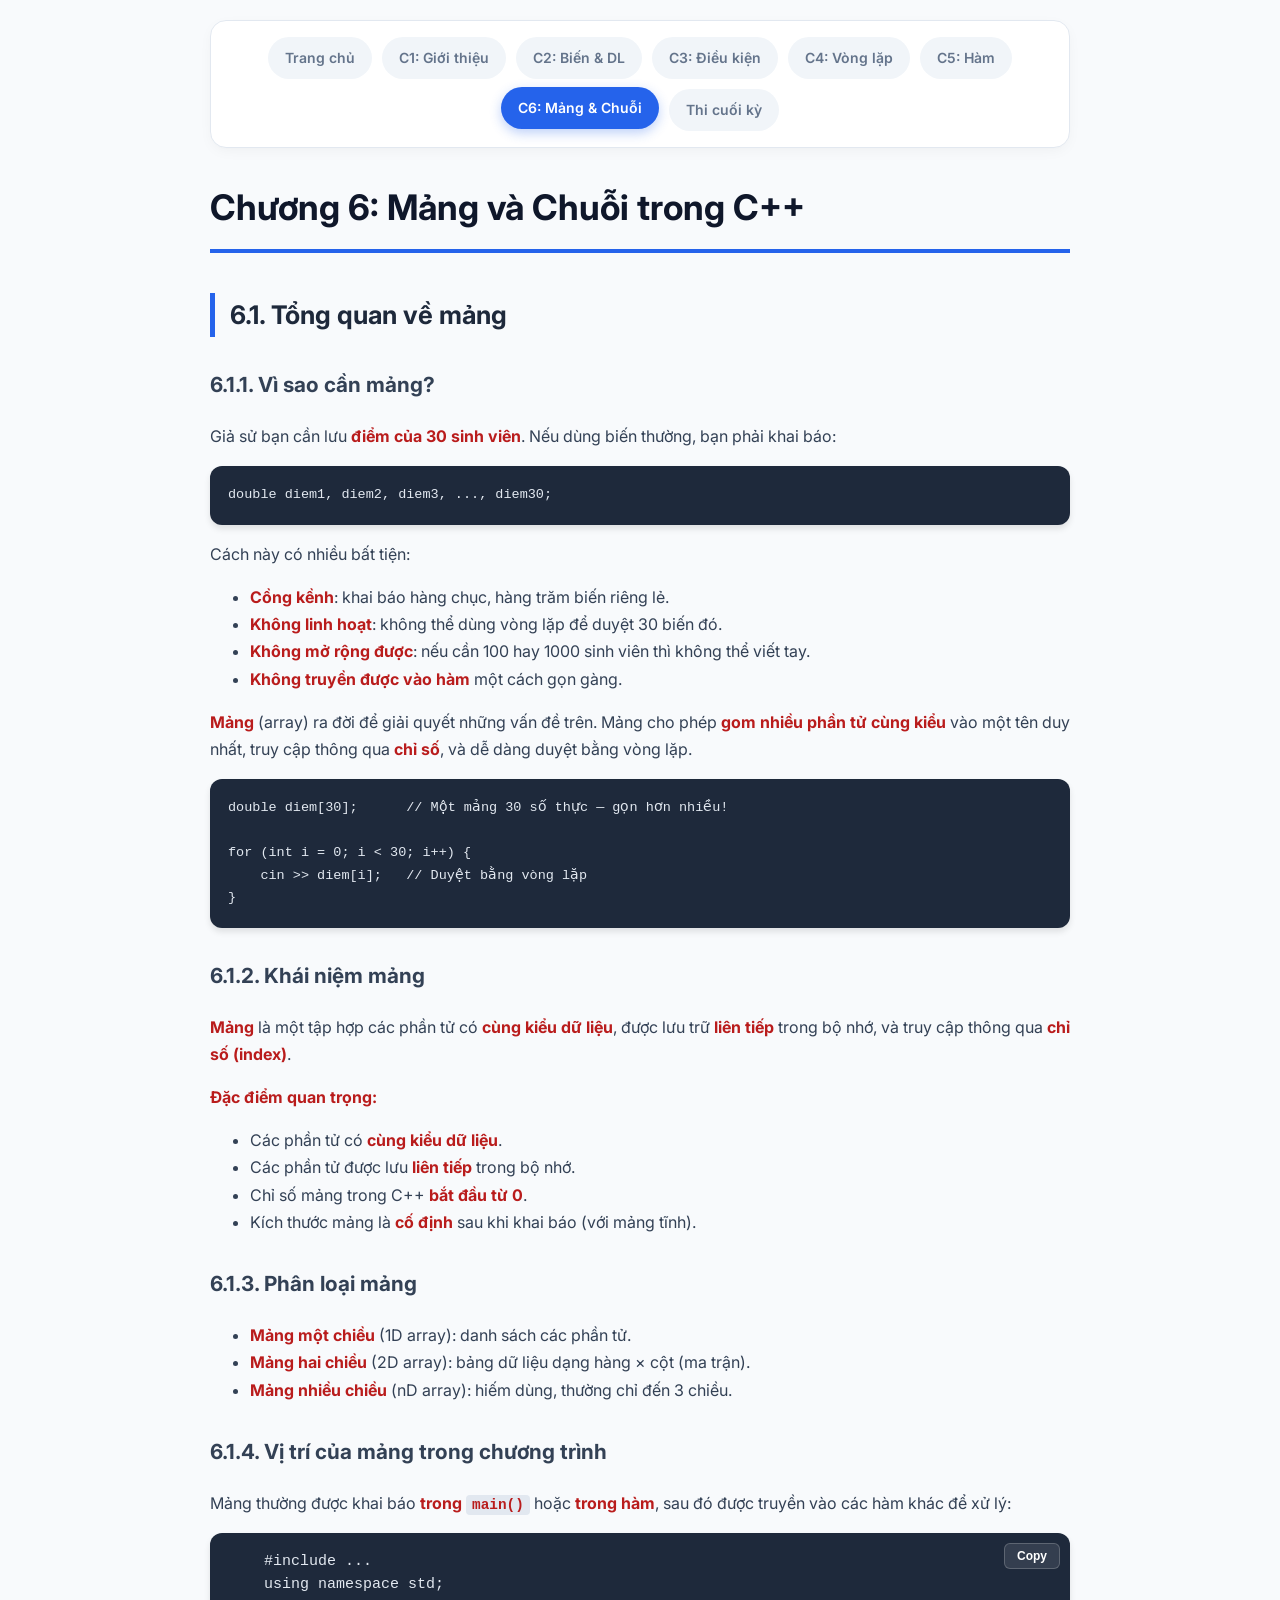
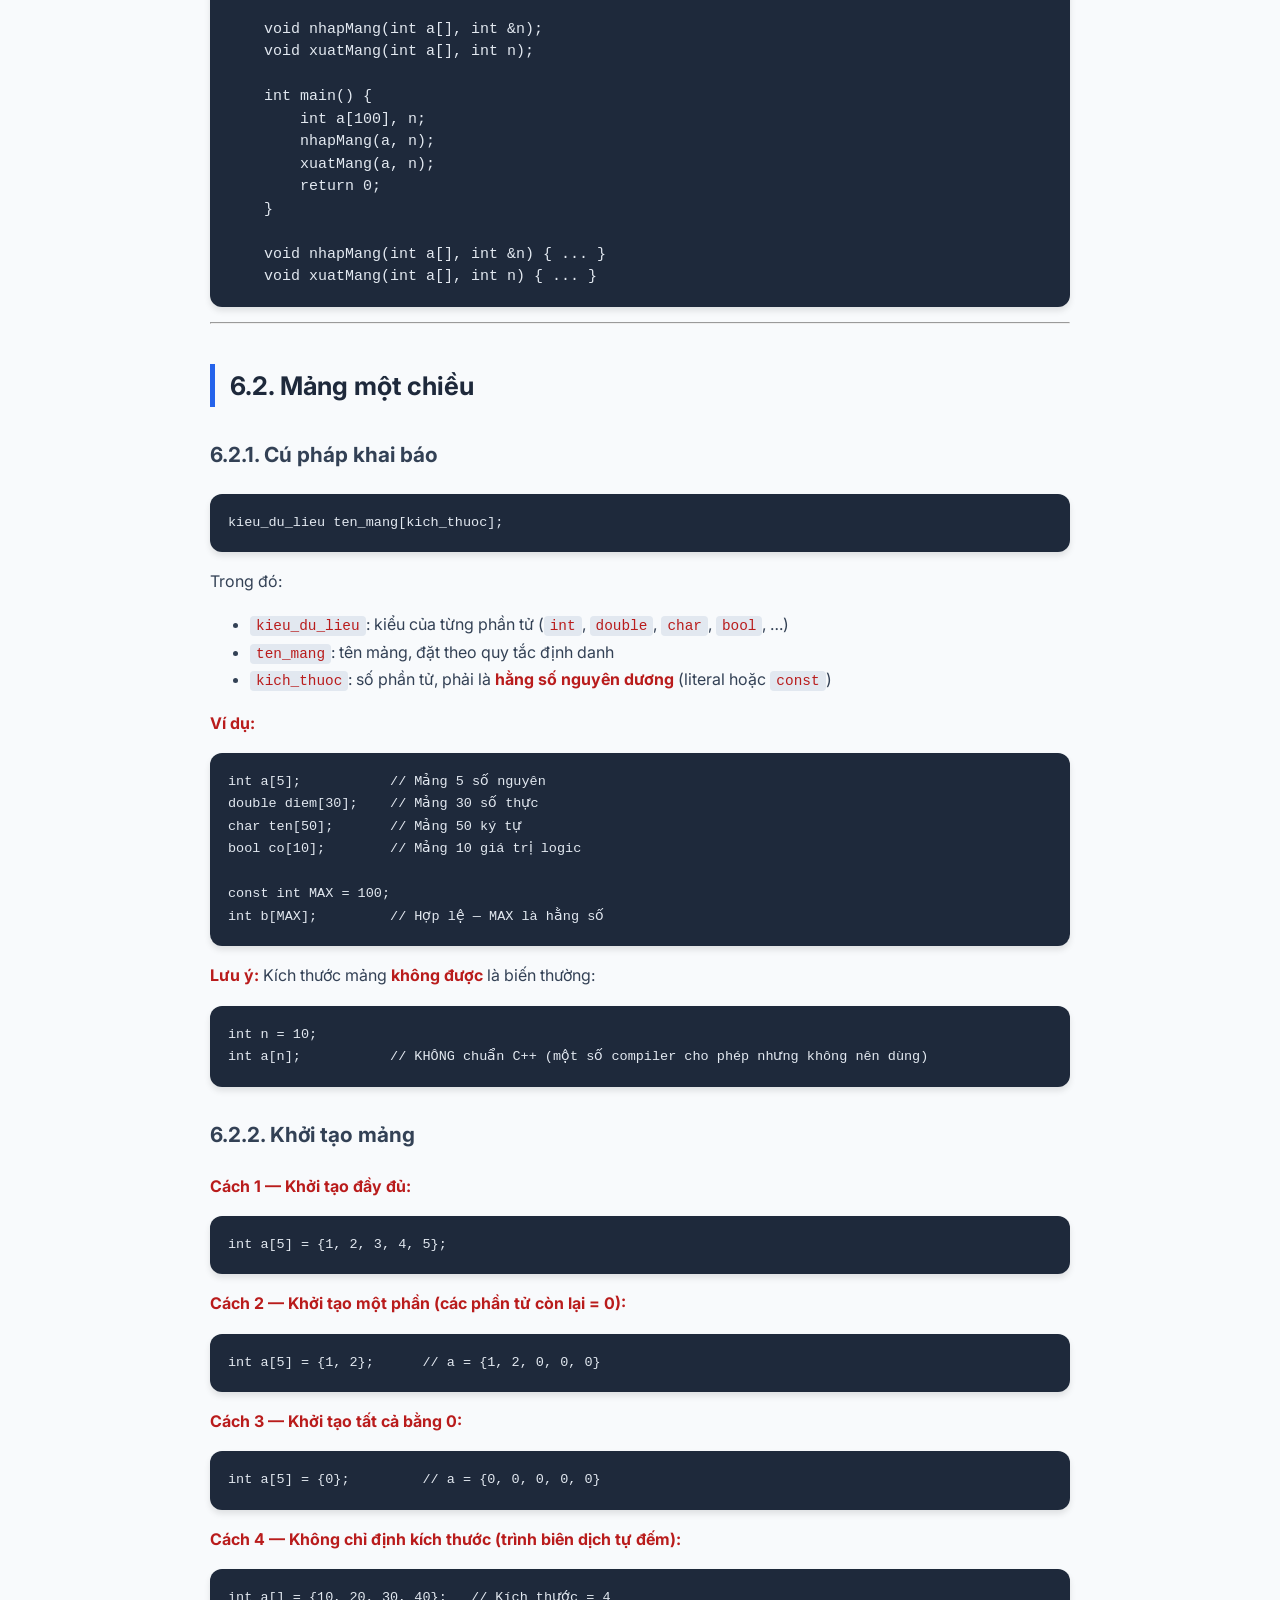
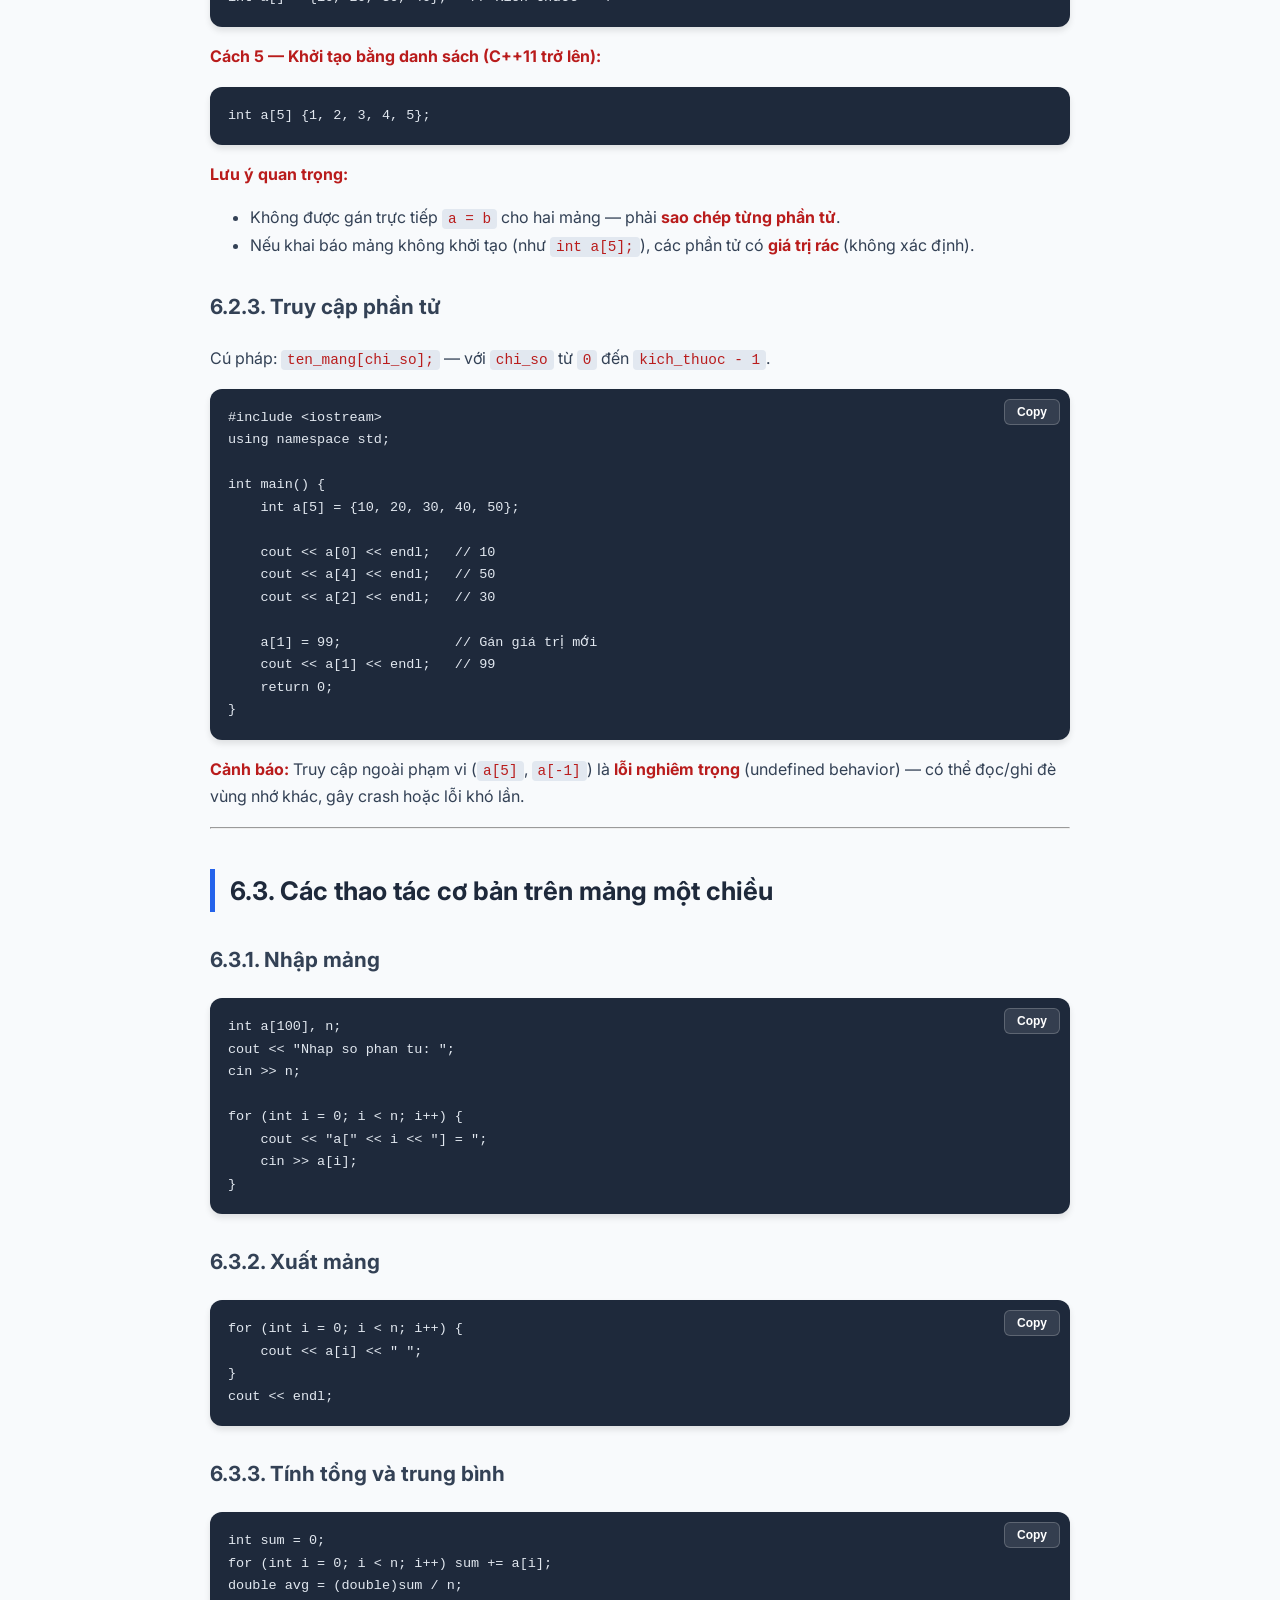
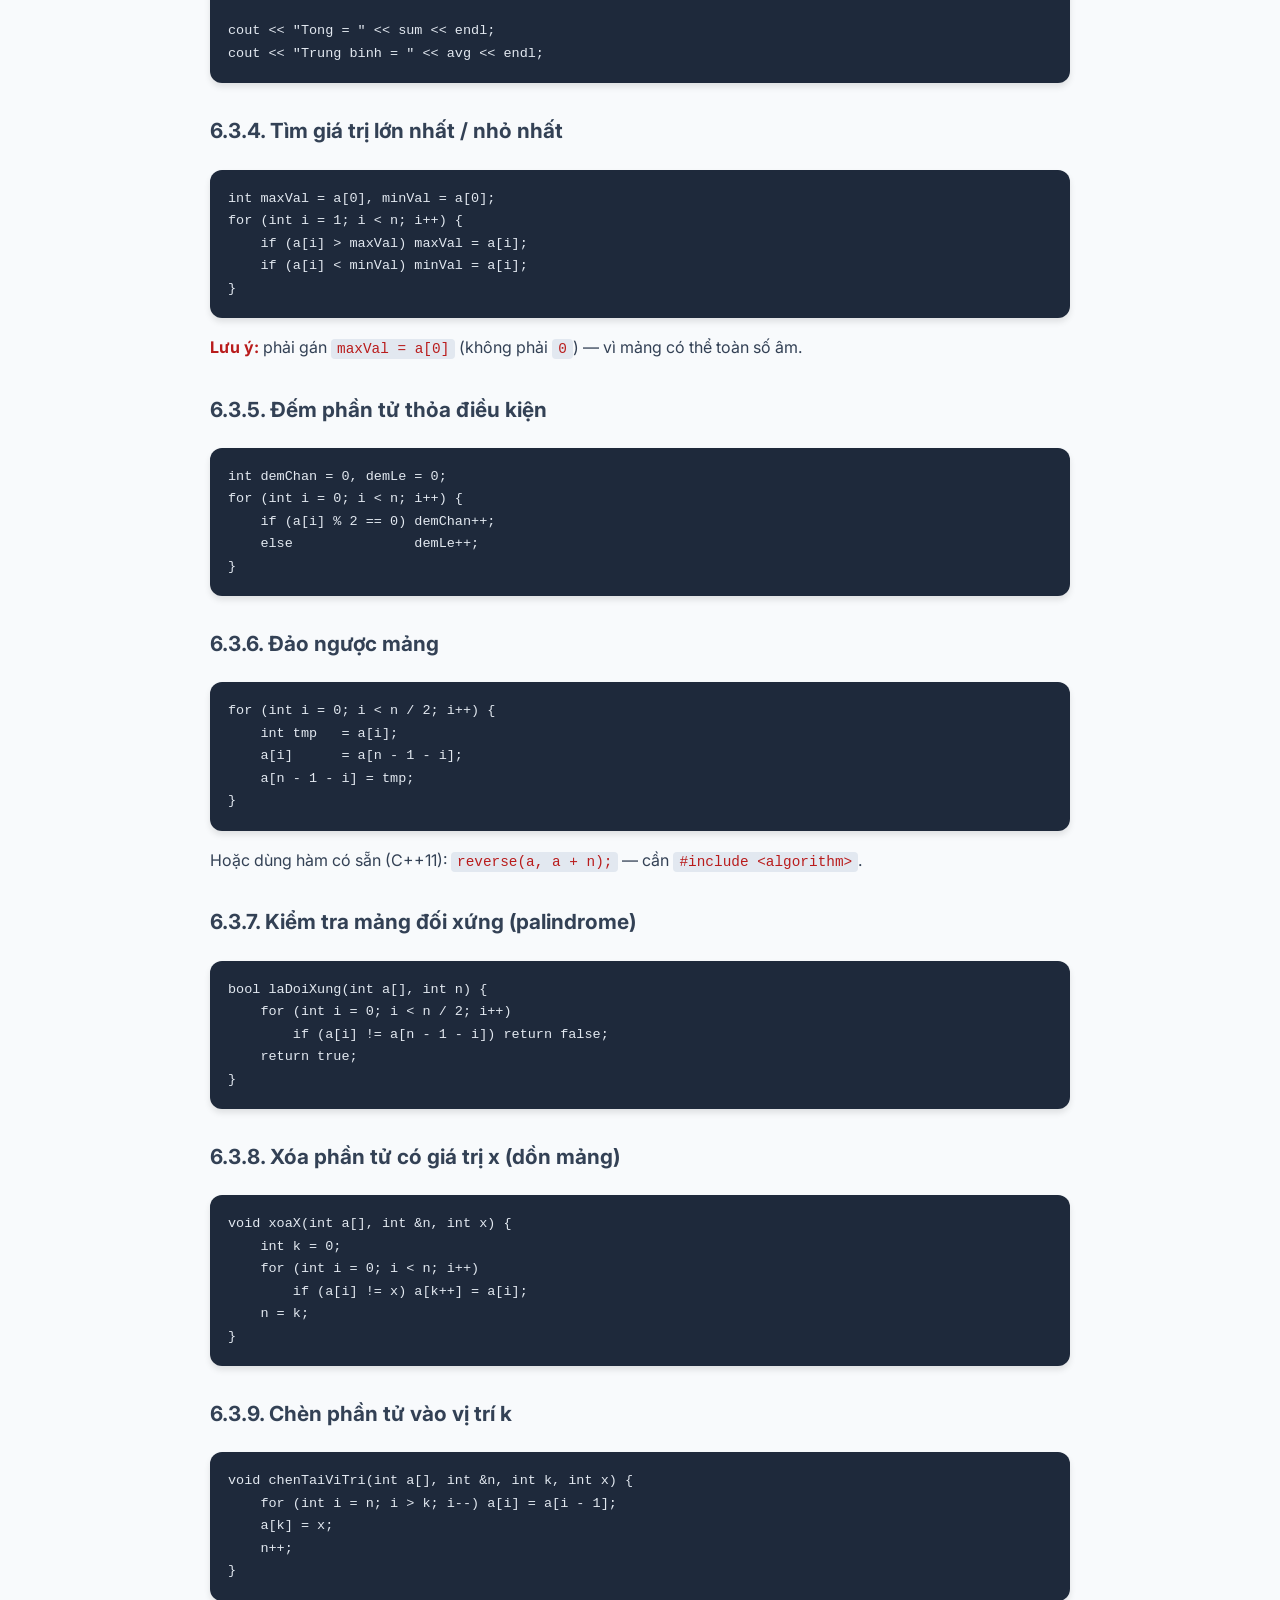
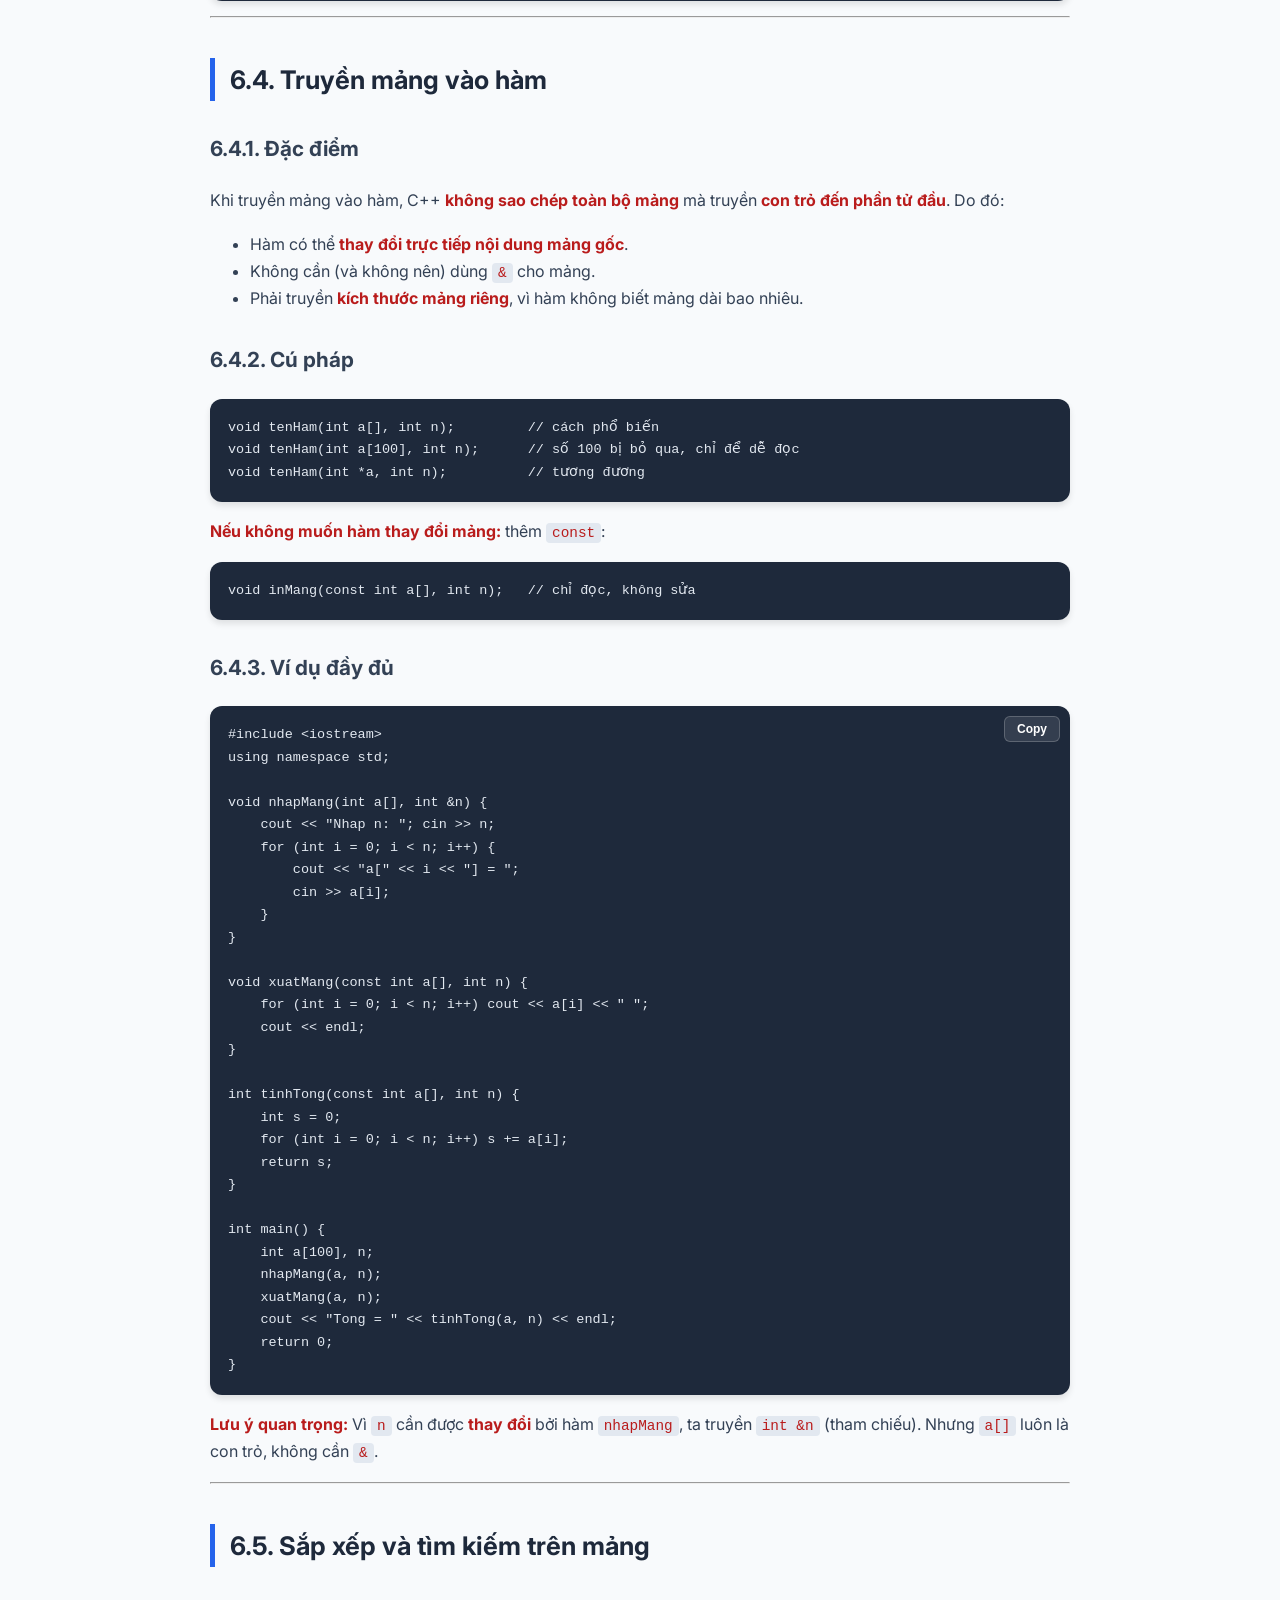
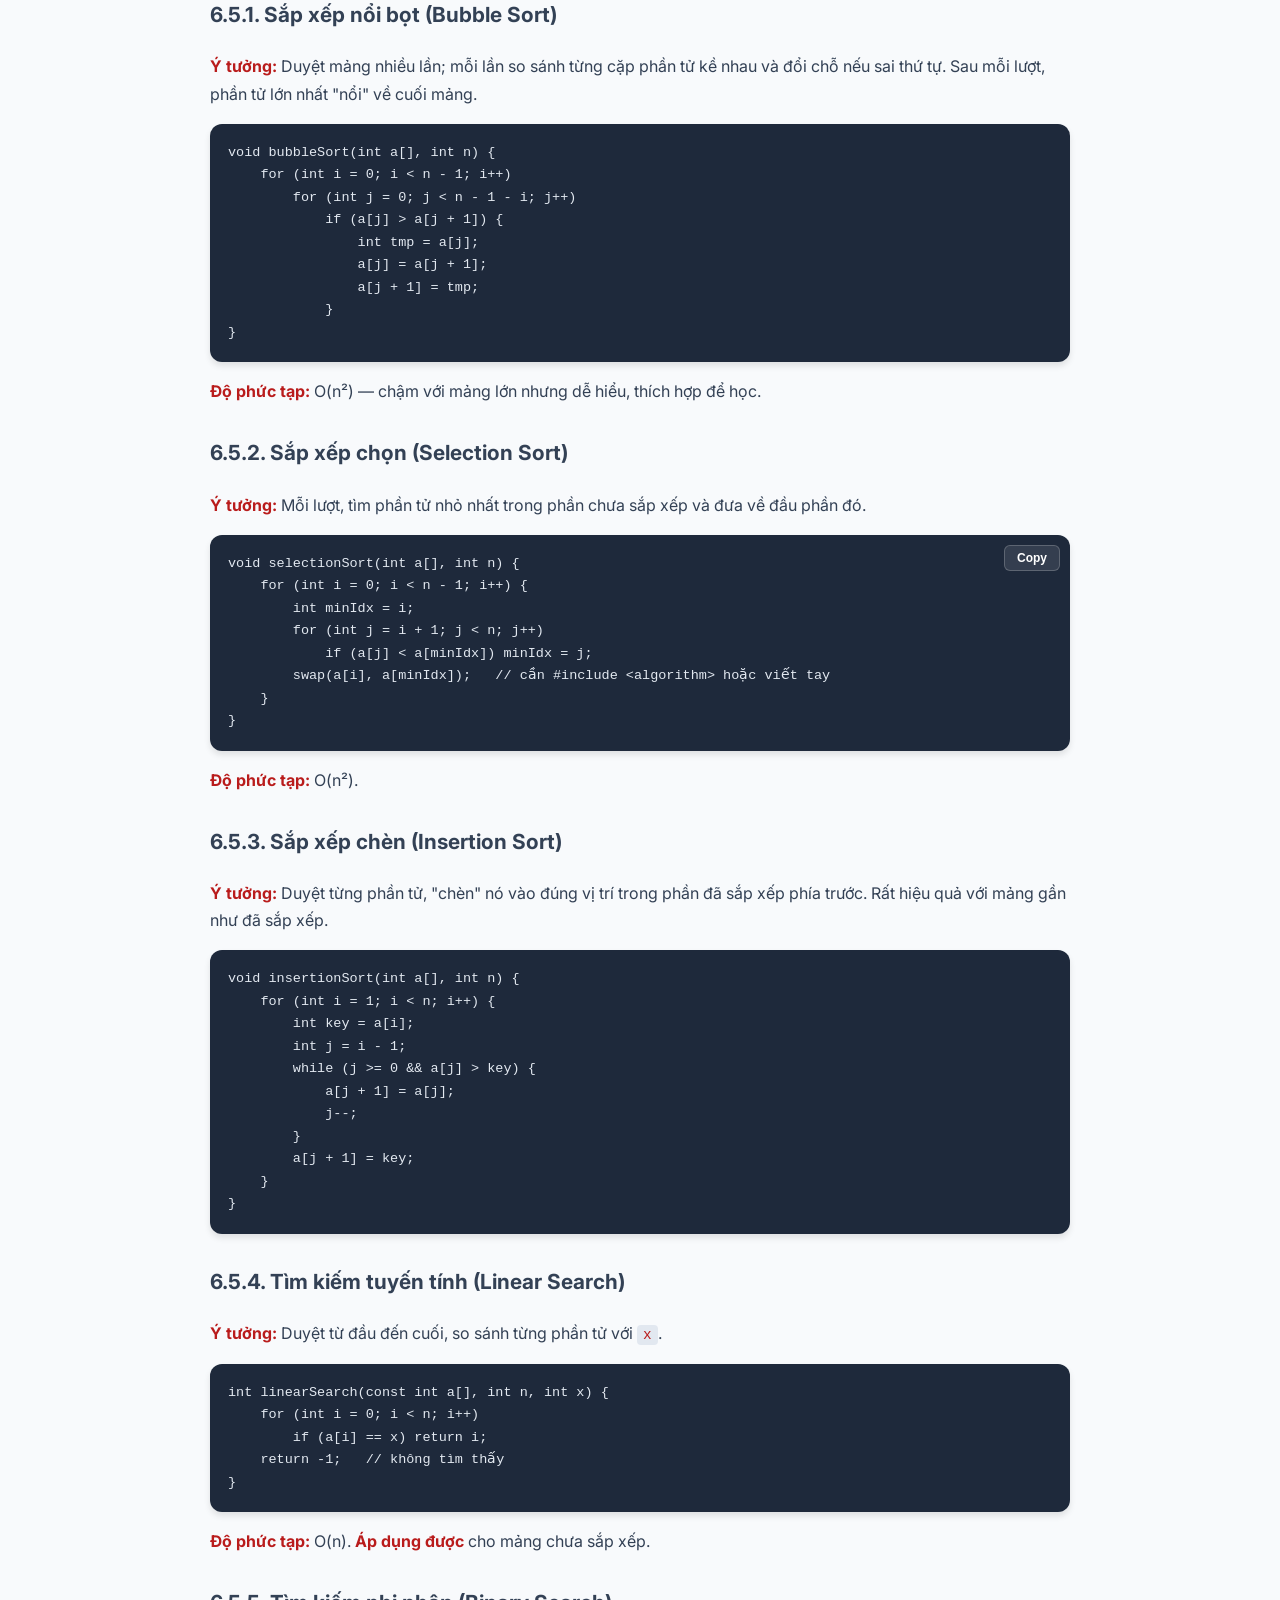
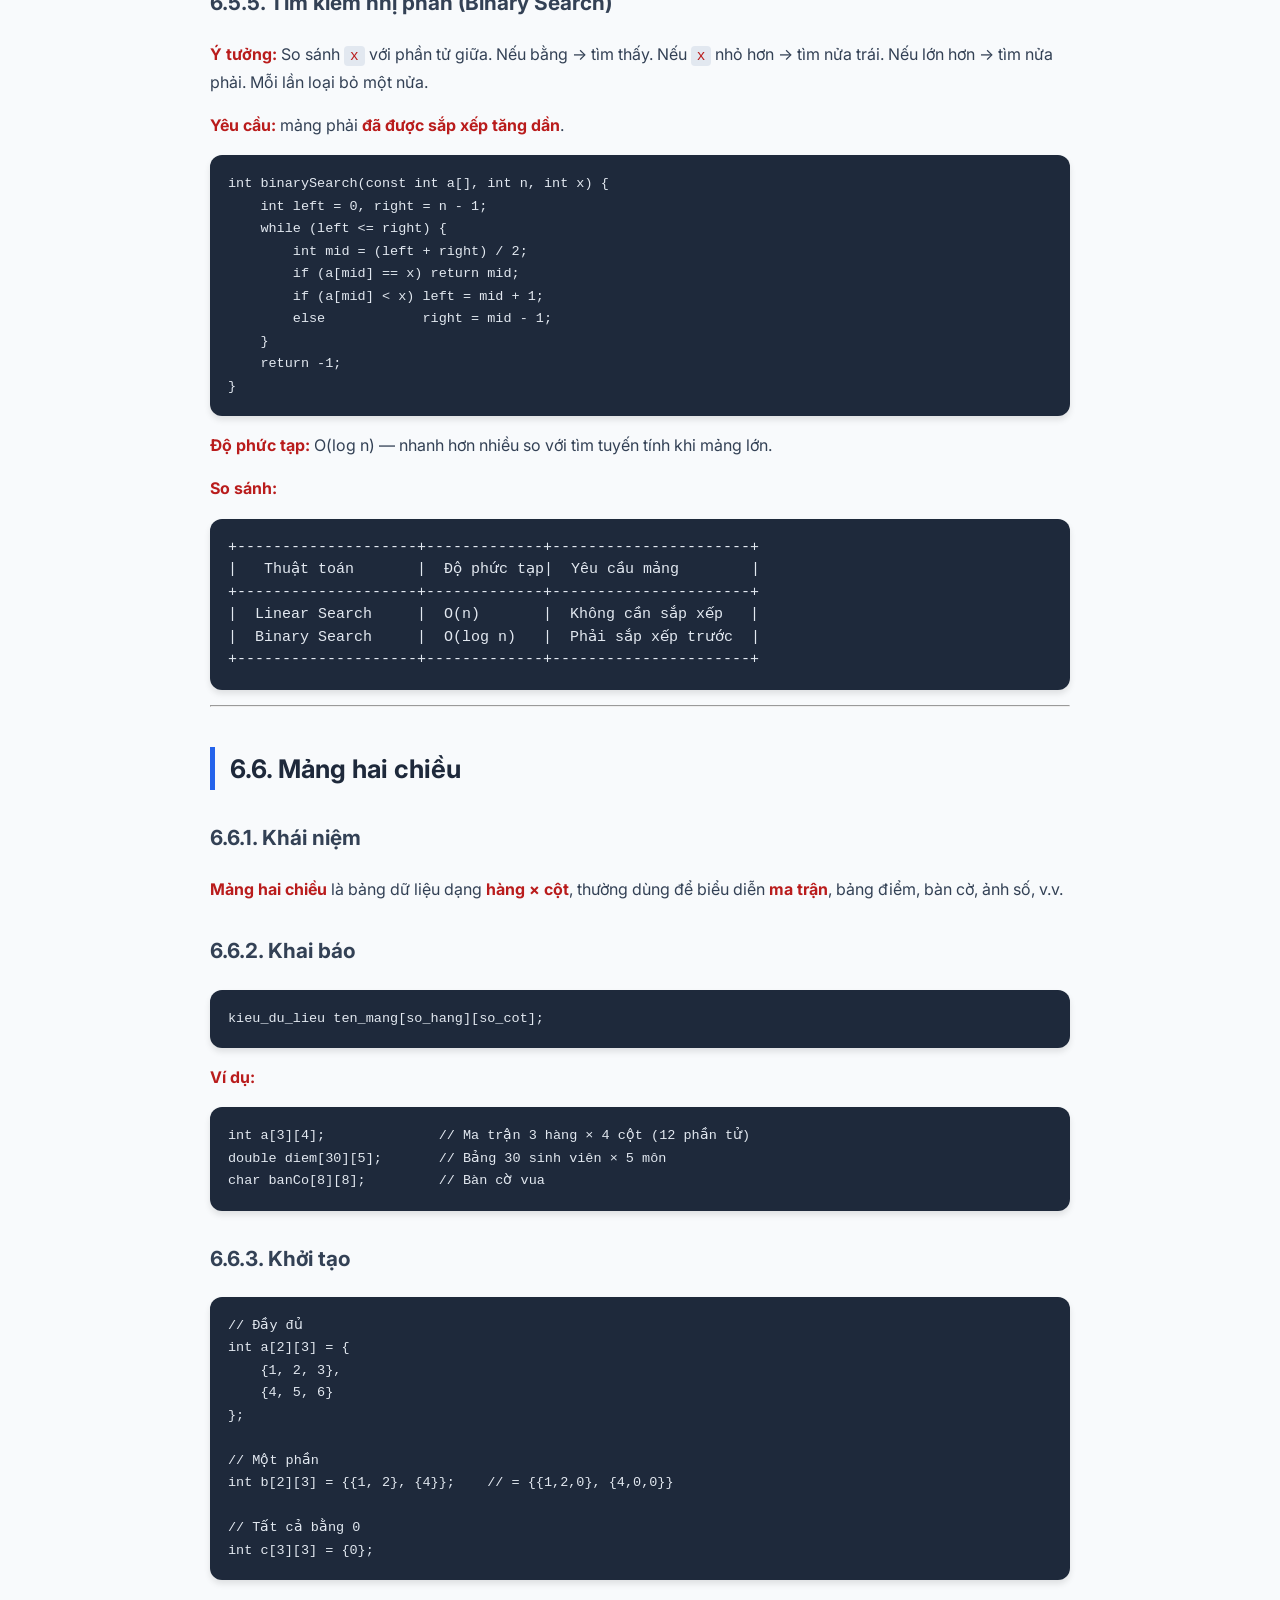
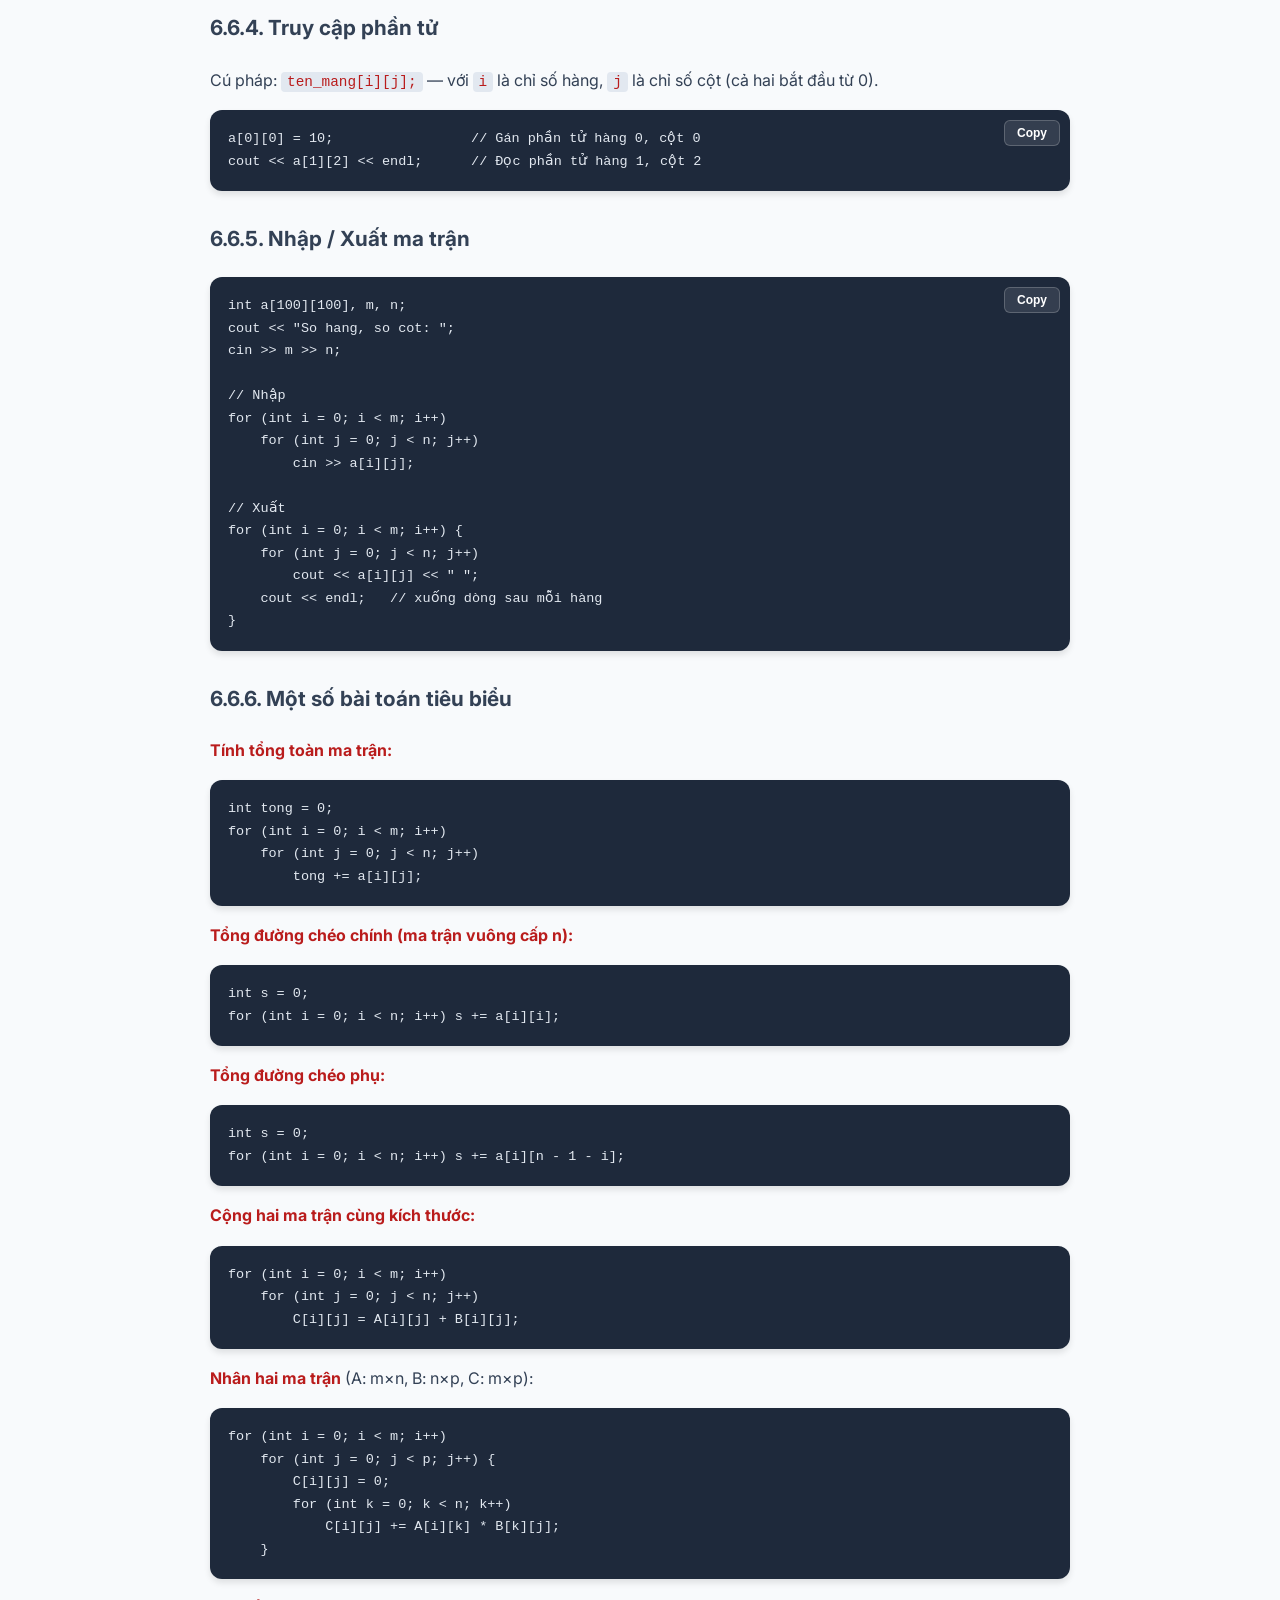
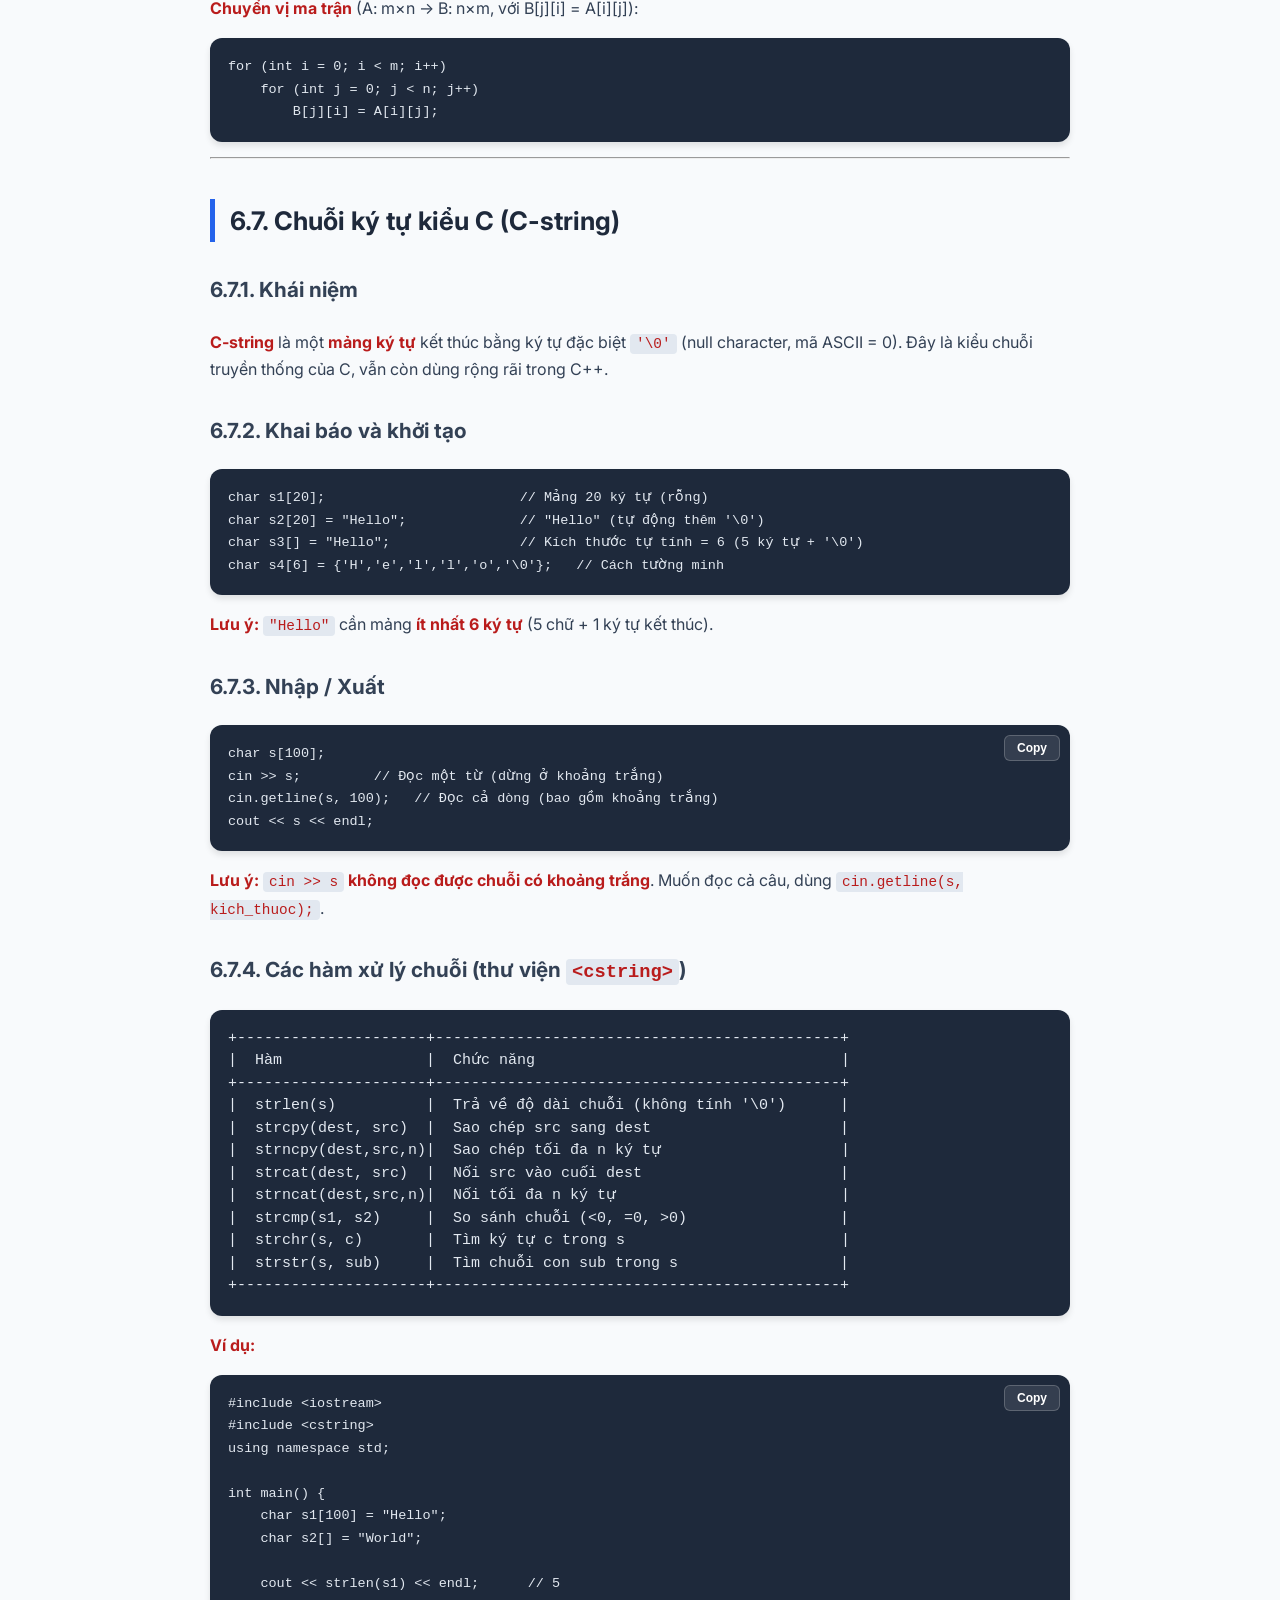
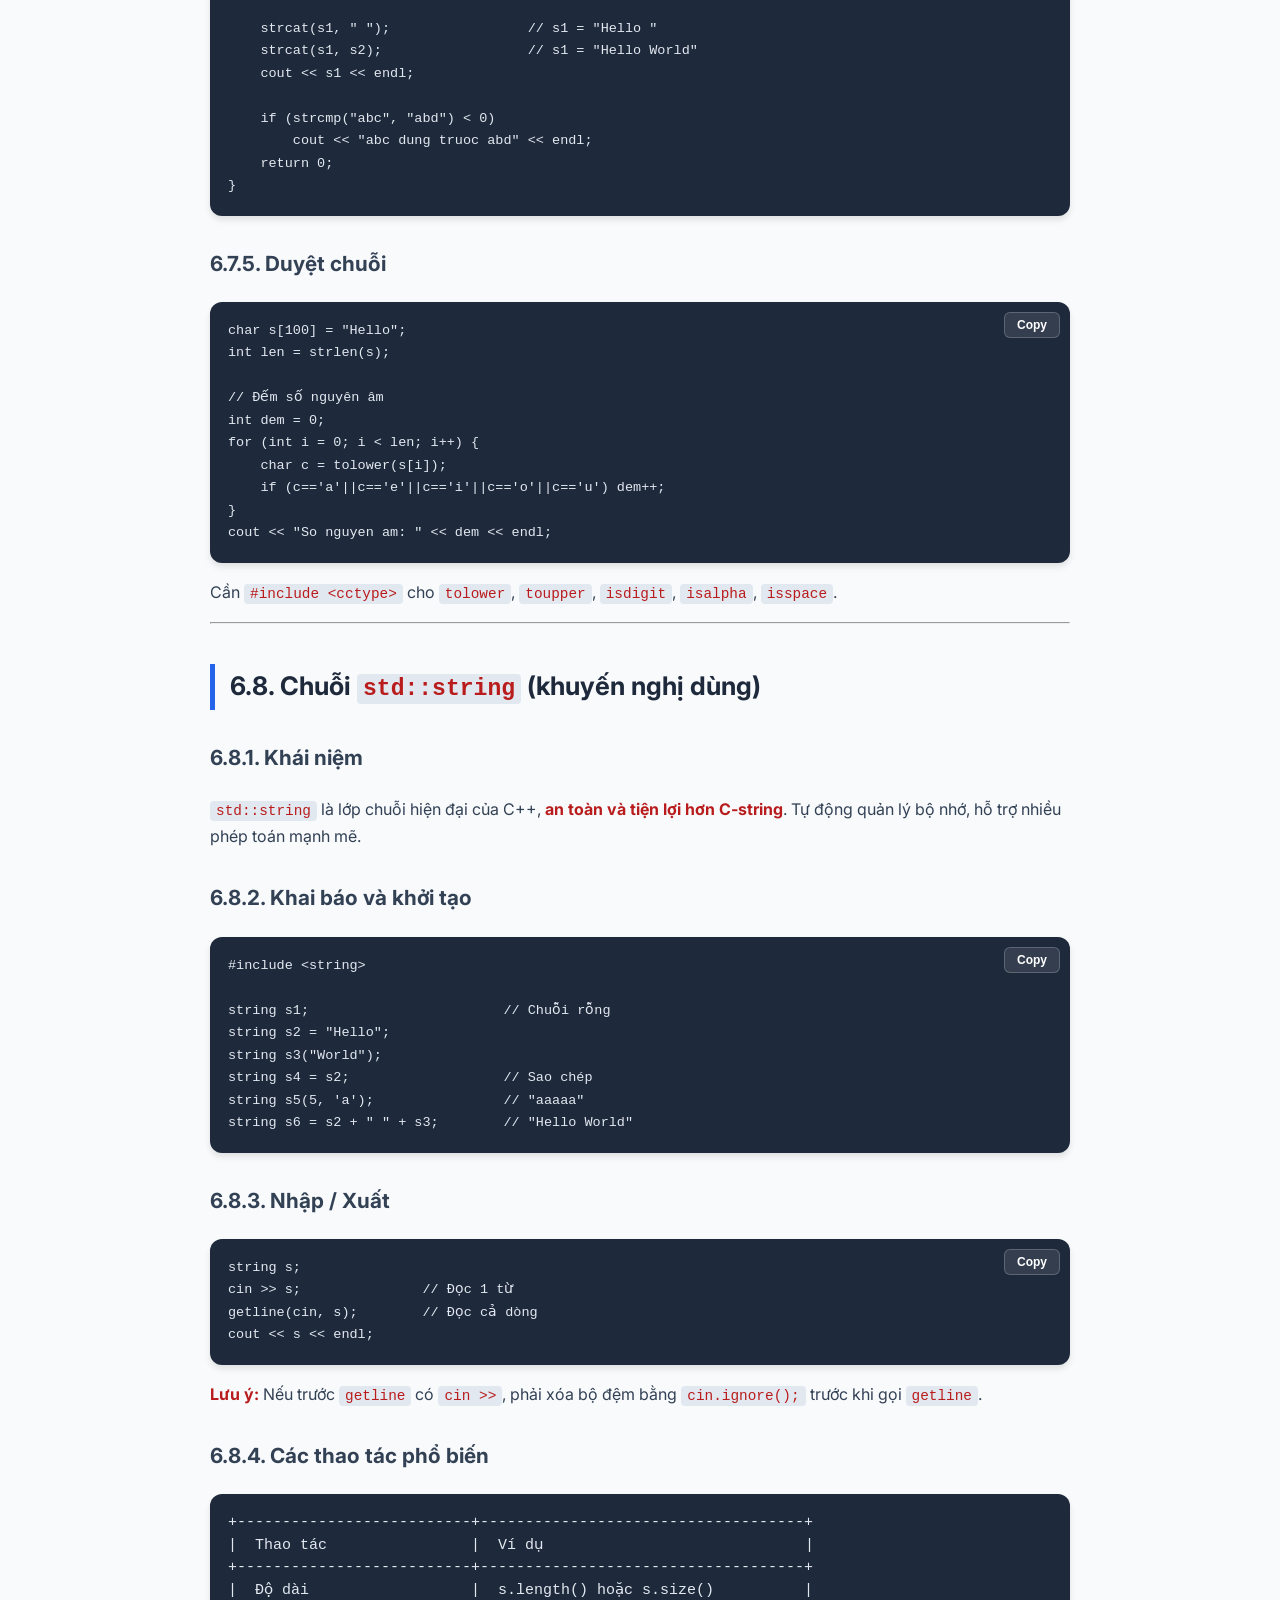
<file: chuong6.html>
<!DOCTYPE html>
<html>
<head>
<meta charset="UTF-8">
<title>Chương 6: Mảng và Chuỗi trong C++</title>
<link rel="stylesheet" href="style.css">
</head>
<body>

<!-- ===== THANH TRẠNG THÁI CHƯƠNG ===== -->
    <div class="chapter-progress-inner">
        <a href="trangchu.html" class="chapter-step" data-chapter="0">
            <span class="step-number">1</span>
            <span class="step-label">Trang chủ</span>
        </a>
        <div class="step-line"></div>

        <a href="chuong1.html" class="chapter-step" data-chapter="1">
            <span class="step-number">2</span>
            <span class="step-label">Giới thiệu C++</span>
        </a>
        <div class="step-line"></div>

        <a href="chuong2.html" class="chapter-step" data-chapter="2">
            <span class="step-number">3</span>
            <span class="step-label">Biến &amp; Kiểu dữ liệu</span>
        </a>
        <div class="step-line"></div>

        <a href="chuong3.html" class="chapter-step" data-chapter="3">
            <span class="step-number">4</span>
            <span class="step-label">Câu lệnh điều kiện</span>
        </a>
        <div class="step-line"></div>

        <a href="chuong4.html" class="chapter-step" data-chapter="4">
            <span class="step-number">5</span>
            <span class="step-label">Vòng lặp</span>
        </a>
        <div class="step-line"></div>

        <a href="chuong5.html" class="chapter-step" data-chapter="5">
            <span class="step-number">6</span>
            <span class="step-label">Hàm trong C++</span>
        </a>
        <div class="step-line"></div>

        <a href="chuong6.html" class="chapter-step" data-chapter="6">
            <span class="step-number">7</span>
            <span class="step-label">Mảng &amp; Chuỗi</span>
        </a>
    </div>
</div>

<h1>Chương 6: Mảng và Chuỗi trong C++</h1>

<h2>6.1. Tổng quan về mảng</h2>

<h3>6.1.1. Vì sao cần mảng?</h3>

<p>Giả sử bạn cần lưu <strong>điểm của 30 sinh viên</strong>. Nếu dùng biến thường, bạn phải khai báo:</p>

<pre><code>double diem1, diem2, diem3, ..., diem30;</code></pre>

<p>Cách này có nhiều bất tiện:</p>

<ul>
<li><strong>Cồng kềnh</strong>: khai báo hàng chục, hàng trăm biến riêng lẻ.</li>
<li><strong>Không linh hoạt</strong>: không thể dùng vòng lặp để duyệt 30 biến đó.</li>
<li><strong>Không mở rộng được</strong>: nếu cần 100 hay 1000 sinh viên thì không thể viết tay.</li>
<li><strong>Không truyền được vào hàm</strong> một cách gọn gàng.</li>
</ul>

<p><strong>Mảng</strong> (array) ra đời để giải quyết những vấn đề trên. Mảng cho phép <strong>gom nhiều phần tử cùng kiểu</strong> vào một tên duy nhất, truy cập thông qua <strong>chỉ số</strong>, và dễ dàng duyệt bằng vòng lặp.</p>

<pre><code>double diem[30];      // Một mảng 30 số thực — gọn hơn nhiều!

for (int i = 0; i &lt; 30; i++) {
    cin &gt;&gt; diem[i];   // Duyệt bằng vòng lặp
}</code></pre>

<h3>6.1.2. Khái niệm mảng</h3>

<p><strong>Mảng</strong> là một tập hợp các phần tử có <strong>cùng kiểu dữ liệu</strong>, được lưu trữ <strong>liên tiếp</strong> trong bộ nhớ, và truy cập thông qua <strong>chỉ số (index)</strong>.</p>

<p><strong>Đặc điểm quan trọng:</strong></p>
<ul>
<li>Các phần tử có <strong>cùng kiểu dữ liệu</strong>.</li>
<li>Các phần tử được lưu <strong>liên tiếp</strong> trong bộ nhớ.</li>
<li>Chỉ số mảng trong C++ <strong>bắt đầu từ 0</strong>.</li>
<li>Kích thước mảng là <strong>cố định</strong> sau khi khai báo (với mảng tĩnh).</li>
</ul>

<h3>6.1.3. Phân loại mảng</h3>

<ul>
<li><strong>Mảng một chiều</strong> (1D array): danh sách các phần tử.</li>
<li><strong>Mảng hai chiều</strong> (2D array): bảng dữ liệu dạng hàng × cột (ma trận).</li>
<li><strong>Mảng nhiều chiều</strong> (nD array): hiếm dùng, thường chỉ đến 3 chiều.</li>
</ul>

<h3>6.1.4. Vị trí của mảng trong chương trình</h3>

<p>Mảng thường được khai báo <strong>trong <code>main()</code></strong> hoặc <strong>trong hàm</strong>, sau đó được truyền vào các hàm khác để xử lý:</p>

<pre>
    #include ...
    using namespace std;

    void nhapMang(int a[], int &amp;n);
    void xuatMang(int a[], int n);

    int main() {
        int a[100], n;
        nhapMang(a, n);
        xuatMang(a, n);
        return 0;
    }

    void nhapMang(int a[], int &amp;n) { ... }
    void xuatMang(int a[], int n) { ... }
</pre>

<hr>

<h2>6.2. Mảng một chiều</h2>

<h3>6.2.1. Cú pháp khai báo</h3>

<pre><code>kieu_du_lieu ten_mang[kich_thuoc];</code></pre>

<p>Trong đó:</p>
<ul>
<li><code>kieu_du_lieu</code>: kiểu của từng phần tử (<code>int</code>, <code>double</code>, <code>char</code>, <code>bool</code>, …)</li>
<li><code>ten_mang</code>: tên mảng, đặt theo quy tắc định danh</li>
<li><code>kich_thuoc</code>: số phần tử, phải là <strong>hằng số nguyên dương</strong> (literal hoặc <code>const</code>)</li>
</ul>

<p><strong>Ví dụ:</strong></p>

<pre><code>int a[5];           // Mảng 5 số nguyên
double diem[30];    // Mảng 30 số thực
char ten[50];       // Mảng 50 ký tự
bool co[10];        // Mảng 10 giá trị logic

const int MAX = 100;
int b[MAX];         // Hợp lệ — MAX là hằng số</code></pre>

<p><strong>Lưu ý:</strong> Kích thước mảng <strong>không được</strong> là biến thường:</p>

<pre><code>int n = 10;
int a[n];           // KHÔNG chuẩn C++ (một số compiler cho phép nhưng không nên dùng)</code></pre>

<h3>6.2.2. Khởi tạo mảng</h3>

<p><strong>Cách 1 — Khởi tạo đầy đủ:</strong></p>

<pre><code>int a[5] = {1, 2, 3, 4, 5};</code></pre>

<p><strong>Cách 2 — Khởi tạo một phần (các phần tử còn lại = 0):</strong></p>

<pre><code>int a[5] = {1, 2};      // a = {1, 2, 0, 0, 0}</code></pre>

<p><strong>Cách 3 — Khởi tạo tất cả bằng 0:</strong></p>

<pre><code>int a[5] = {0};         // a = {0, 0, 0, 0, 0}</code></pre>

<p><strong>Cách 4 — Không chỉ định kích thước (trình biên dịch tự đếm):</strong></p>

<pre><code>int a[] = {10, 20, 30, 40};   // Kích thước = 4</code></pre>

<p><strong>Cách 5 — Khởi tạo bằng danh sách (C++11 trở lên):</strong></p>

<pre><code>int a[5] {1, 2, 3, 4, 5};</code></pre>

<p><strong>Lưu ý quan trọng:</strong></p>
<ul>
<li>Không được gán trực tiếp <code>a = b</code> cho hai mảng — phải <strong>sao chép từng phần tử</strong>.</li>
<li>Nếu khai báo mảng không khởi tạo (như <code>int a[5];</code>), các phần tử có <strong>giá trị rác</strong> (không xác định).</li>
</ul>

<h3>6.2.3. Truy cập phần tử</h3>

<p>Cú pháp: <code>ten_mang[chi_so];</code> — với <code>chi_so</code> từ <code>0</code> đến <code>kich_thuoc - 1</code>.</p>

<pre><code>#include &lt;iostream&gt;
using namespace std;

int main() {
    int a[5] = {10, 20, 30, 40, 50};

    cout &lt;&lt; a[0] &lt;&lt; endl;   // 10
    cout &lt;&lt; a[4] &lt;&lt; endl;   // 50
    cout &lt;&lt; a[2] &lt;&lt; endl;   // 30

    a[1] = 99;              // Gán giá trị mới
    cout &lt;&lt; a[1] &lt;&lt; endl;   // 99
    return 0;
}</code></pre>

<p><strong>Cảnh báo:</strong> Truy cập ngoài phạm vi (<code>a[5]</code>, <code>a[-1]</code>) là <strong>lỗi nghiêm trọng</strong> (undefined behavior) — có thể đọc/ghi đè vùng nhớ khác, gây crash hoặc lỗi khó lần.</p>

<hr>

<h2>6.3. Các thao tác cơ bản trên mảng một chiều</h2>

<h3>6.3.1. Nhập mảng</h3>

<pre><code>int a[100], n;
cout &lt;&lt; "Nhap so phan tu: ";
cin &gt;&gt; n;

for (int i = 0; i &lt; n; i++) {
    cout &lt;&lt; "a[" &lt;&lt; i &lt;&lt; "] = ";
    cin &gt;&gt; a[i];
}</code></pre>

<h3>6.3.2. Xuất mảng</h3>

<pre><code>for (int i = 0; i &lt; n; i++) {
    cout &lt;&lt; a[i] &lt;&lt; " ";
}
cout &lt;&lt; endl;</code></pre>

<h3>6.3.3. Tính tổng và trung bình</h3>

<pre><code>int sum = 0;
for (int i = 0; i &lt; n; i++) sum += a[i];
double avg = (double)sum / n;

cout &lt;&lt; "Tong = " &lt;&lt; sum &lt;&lt; endl;
cout &lt;&lt; "Trung binh = " &lt;&lt; avg &lt;&lt; endl;</code></pre>

<h3>6.3.4. Tìm giá trị lớn nhất / nhỏ nhất</h3>

<pre><code>int maxVal = a[0], minVal = a[0];
for (int i = 1; i &lt; n; i++) {
    if (a[i] &gt; maxVal) maxVal = a[i];
    if (a[i] &lt; minVal) minVal = a[i];
}</code></pre>

<p><strong>Lưu ý:</strong> phải gán <code>maxVal = a[0]</code> (không phải <code>0</code>) — vì mảng có thể toàn số âm.</p>

<h3>6.3.5. Đếm phần tử thỏa điều kiện</h3>

<pre><code>int demChan = 0, demLe = 0;
for (int i = 0; i &lt; n; i++) {
    if (a[i] % 2 == 0) demChan++;
    else               demLe++;
}</code></pre>

<h3>6.3.6. Đảo ngược mảng</h3>

<pre><code>for (int i = 0; i &lt; n / 2; i++) {
    int tmp   = a[i];
    a[i]      = a[n - 1 - i];
    a[n - 1 - i] = tmp;
}</code></pre>

<p>Hoặc dùng hàm có sẵn (C++11): <code>reverse(a, a + n);</code> — cần <code>#include &lt;algorithm&gt;</code>.</p>

<h3>6.3.7. Kiểm tra mảng đối xứng (palindrome)</h3>

<pre><code>bool laDoiXung(int a[], int n) {
    for (int i = 0; i &lt; n / 2; i++)
        if (a[i] != a[n - 1 - i]) return false;
    return true;
}</code></pre>

<h3>6.3.8. Xóa phần tử có giá trị x (dồn mảng)</h3>

<pre><code>void xoaX(int a[], int &amp;n, int x) {
    int k = 0;
    for (int i = 0; i &lt; n; i++)
        if (a[i] != x) a[k++] = a[i];
    n = k;
}</code></pre>

<h3>6.3.9. Chèn phần tử vào vị trí k</h3>

<pre><code>void chenTaiViTri(int a[], int &amp;n, int k, int x) {
    for (int i = n; i &gt; k; i--) a[i] = a[i - 1];
    a[k] = x;
    n++;
}</code></pre>

<hr>

<h2>6.4. Truyền mảng vào hàm</h2>

<h3>6.4.1. Đặc điểm</h3>

<p>Khi truyền mảng vào hàm, C++ <strong>không sao chép toàn bộ mảng</strong> mà truyền <strong>con trỏ đến phần tử đầu</strong>. Do đó:</p>

<ul>
<li>Hàm có thể <strong>thay đổi trực tiếp nội dung mảng gốc</strong>.</li>
<li>Không cần (và không nên) dùng <code>&amp;</code> cho mảng.</li>
<li>Phải truyền <strong>kích thước mảng riêng</strong>, vì hàm không biết mảng dài bao nhiêu.</li>
</ul>

<h3>6.4.2. Cú pháp</h3>

<pre><code>void tenHam(int a[], int n);         // cách phổ biến
void tenHam(int a[100], int n);      // số 100 bị bỏ qua, chỉ để dễ đọc
void tenHam(int *a, int n);          // tương đương</code></pre>

<p><strong>Nếu không muốn hàm thay đổi mảng:</strong> thêm <code>const</code>:</p>

<pre><code>void inMang(const int a[], int n);   // chỉ đọc, không sửa</code></pre>

<h3>6.4.3. Ví dụ đầy đủ</h3>

<pre><code>#include &lt;iostream&gt;
using namespace std;

void nhapMang(int a[], int &amp;n) {
    cout &lt;&lt; "Nhap n: "; cin &gt;&gt; n;
    for (int i = 0; i &lt; n; i++) {
        cout &lt;&lt; "a[" &lt;&lt; i &lt;&lt; "] = ";
        cin &gt;&gt; a[i];
    }
}

void xuatMang(const int a[], int n) {
    for (int i = 0; i &lt; n; i++) cout &lt;&lt; a[i] &lt;&lt; " ";
    cout &lt;&lt; endl;
}

int tinhTong(const int a[], int n) {
    int s = 0;
    for (int i = 0; i &lt; n; i++) s += a[i];
    return s;
}

int main() {
    int a[100], n;
    nhapMang(a, n);
    xuatMang(a, n);
    cout &lt;&lt; "Tong = " &lt;&lt; tinhTong(a, n) &lt;&lt; endl;
    return 0;
}</code></pre>

<p><strong>Lưu ý quan trọng:</strong> Vì <code>n</code> cần được <strong>thay đổi</strong> bởi hàm <code>nhapMang</code>, ta truyền <code>int &amp;n</code> (tham chiếu). Nhưng <code>a[]</code> luôn là con trỏ, không cần <code>&amp;</code>.</p>

<hr>

<h2>6.5. Sắp xếp và tìm kiếm trên mảng</h2>

<h3>6.5.1. Sắp xếp nổi bọt (Bubble Sort)</h3>

<p><strong>Ý tưởng:</strong> Duyệt mảng nhiều lần; mỗi lần so sánh từng cặp phần tử kề nhau và đổi chỗ nếu sai thứ tự. Sau mỗi lượt, phần tử lớn nhất "nổi" về cuối mảng.</p>

<pre><code>void bubbleSort(int a[], int n) {
    for (int i = 0; i &lt; n - 1; i++)
        for (int j = 0; j &lt; n - 1 - i; j++)
            if (a[j] &gt; a[j + 1]) {
                int tmp = a[j];
                a[j] = a[j + 1];
                a[j + 1] = tmp;
            }
}</code></pre>

<p><strong>Độ phức tạp:</strong> O(n²) — chậm với mảng lớn nhưng dễ hiểu, thích hợp để học.</p>

<h3>6.5.2. Sắp xếp chọn (Selection Sort)</h3>

<p><strong>Ý tưởng:</strong> Mỗi lượt, tìm phần tử nhỏ nhất trong phần chưa sắp xếp và đưa về đầu phần đó.</p>

<pre><code>void selectionSort(int a[], int n) {
    for (int i = 0; i &lt; n - 1; i++) {
        int minIdx = i;
        for (int j = i + 1; j &lt; n; j++)
            if (a[j] &lt; a[minIdx]) minIdx = j;
        swap(a[i], a[minIdx]);   // cần #include &lt;algorithm&gt; hoặc viết tay
    }
}</code></pre>

<p><strong>Độ phức tạp:</strong> O(n²).</p>

<h3>6.5.3. Sắp xếp chèn (Insertion Sort)</h3>

<p><strong>Ý tưởng:</strong> Duyệt từng phần tử, "chèn" nó vào đúng vị trí trong phần đã sắp xếp phía trước. Rất hiệu quả với mảng gần như đã sắp xếp.</p>

<pre><code>void insertionSort(int a[], int n) {
    for (int i = 1; i &lt; n; i++) {
        int key = a[i];
        int j = i - 1;
        while (j &gt;= 0 &amp;&amp; a[j] &gt; key) {
            a[j + 1] = a[j];
            j--;
        }
        a[j + 1] = key;
    }
}</code></pre>

<h3>6.5.4. Tìm kiếm tuyến tính (Linear Search)</h3>

<p><strong>Ý tưởng:</strong> Duyệt từ đầu đến cuối, so sánh từng phần tử với <code>x</code>.</p>

<pre><code>int linearSearch(const int a[], int n, int x) {
    for (int i = 0; i &lt; n; i++)
        if (a[i] == x) return i;
    return -1;   // không tìm thấy
}</code></pre>

<p><strong>Độ phức tạp:</strong> O(n). <strong>Áp dụng được</strong> cho mảng chưa sắp xếp.</p>

<h3>6.5.5. Tìm kiếm nhị phân (Binary Search)</h3>

<p><strong>Ý tưởng:</strong> So sánh <code>x</code> với phần tử giữa. Nếu bằng → tìm thấy. Nếu <code>x</code> nhỏ hơn → tìm nửa trái. Nếu lớn hơn → tìm nửa phải. Mỗi lần loại bỏ một nửa.</p>

<p><strong>Yêu cầu:</strong> mảng phải <strong>đã được sắp xếp tăng dần</strong>.</p>

<pre><code>int binarySearch(const int a[], int n, int x) {
    int left = 0, right = n - 1;
    while (left &lt;= right) {
        int mid = (left + right) / 2;
        if (a[mid] == x) return mid;
        if (a[mid] &lt; x) left = mid + 1;
        else            right = mid - 1;
    }
    return -1;
}</code></pre>

<p><strong>Độ phức tạp:</strong> O(log n) — nhanh hơn nhiều so với tìm tuyến tính khi mảng lớn.</p>

<p><strong>So sánh:</strong></p>

<pre>
+--------------------+-------------+----------------------+
|   Thuật toán       |  Độ phức tạp|  Yêu cầu mảng        |
+--------------------+-------------+----------------------+
|  Linear Search     |  O(n)       |  Không cần sắp xếp   |
|  Binary Search     |  O(log n)   |  Phải sắp xếp trước  |
+--------------------+-------------+----------------------+
</pre>

<hr>

<h2>6.6. Mảng hai chiều</h2>

<h3>6.6.1. Khái niệm</h3>

<p><strong>Mảng hai chiều</strong> là bảng dữ liệu dạng <strong>hàng × cột</strong>, thường dùng để biểu diễn <strong>ma trận</strong>, bảng điểm, bàn cờ, ảnh số, v.v.</p>

<h3>6.6.2. Khai báo</h3>

<pre><code>kieu_du_lieu ten_mang[so_hang][so_cot];</code></pre>

<p><strong>Ví dụ:</strong></p>

<pre><code>int a[3][4];              // Ma trận 3 hàng × 4 cột (12 phần tử)
double diem[30][5];       // Bảng 30 sinh viên × 5 môn
char banCo[8][8];         // Bàn cờ vua</code></pre>

<h3>6.6.3. Khởi tạo</h3>

<pre><code>// Đầy đủ
int a[2][3] = {
    {1, 2, 3},
    {4, 5, 6}
};

// Một phần
int b[2][3] = {{1, 2}, {4}};    // = {{1,2,0}, {4,0,0}}

// Tất cả bằng 0
int c[3][3] = {0};</code></pre>

<h3>6.6.4. Truy cập phần tử</h3>

<p>Cú pháp: <code>ten_mang[i][j];</code> — với <code>i</code> là chỉ số hàng, <code>j</code> là chỉ số cột (cả hai bắt đầu từ 0).</p>

<pre><code>a[0][0] = 10;                 // Gán phần tử hàng 0, cột 0
cout &lt;&lt; a[1][2] &lt;&lt; endl;      // Đọc phần tử hàng 1, cột 2</code></pre>

<h3>6.6.5. Nhập / Xuất ma trận</h3>

<pre><code>int a[100][100], m, n;
cout &lt;&lt; "So hang, so cot: ";
cin &gt;&gt; m &gt;&gt; n;

// Nhập
for (int i = 0; i &lt; m; i++)
    for (int j = 0; j &lt; n; j++)
        cin &gt;&gt; a[i][j];

// Xuất
for (int i = 0; i &lt; m; i++) {
    for (int j = 0; j &lt; n; j++)
        cout &lt;&lt; a[i][j] &lt;&lt; " ";
    cout &lt;&lt; endl;   // xuống dòng sau mỗi hàng
}</code></pre>

<h3>6.6.6. Một số bài toán tiêu biểu</h3>

<p><strong>Tính tổng toàn ma trận:</strong></p>

<pre><code>int tong = 0;
for (int i = 0; i &lt; m; i++)
    for (int j = 0; j &lt; n; j++)
        tong += a[i][j];</code></pre>

<p><strong>Tổng đường chéo chính (ma trận vuông cấp n):</strong></p>

<pre><code>int s = 0;
for (int i = 0; i &lt; n; i++) s += a[i][i];</code></pre>

<p><strong>Tổng đường chéo phụ:</strong></p>

<pre><code>int s = 0;
for (int i = 0; i &lt; n; i++) s += a[i][n - 1 - i];</code></pre>

<p><strong>Cộng hai ma trận cùng kích thước:</strong></p>

<pre><code>for (int i = 0; i &lt; m; i++)
    for (int j = 0; j &lt; n; j++)
        C[i][j] = A[i][j] + B[i][j];</code></pre>

<p><strong>Nhân hai ma trận</strong> (A: m×n, B: n×p, C: m×p):</p>

<pre><code>for (int i = 0; i &lt; m; i++)
    for (int j = 0; j &lt; p; j++) {
        C[i][j] = 0;
        for (int k = 0; k &lt; n; k++)
            C[i][j] += A[i][k] * B[k][j];
    }</code></pre>

<p><strong>Chuyển vị ma trận</strong> (A: m×n → B: n×m, với B[j][i] = A[i][j]):</p>

<pre><code>for (int i = 0; i &lt; m; i++)
    for (int j = 0; j &lt; n; j++)
        B[j][i] = A[i][j];</code></pre>

<hr>

<h2>6.7. Chuỗi ký tự kiểu C (C-string)</h2>

<h3>6.7.1. Khái niệm</h3>

<p><strong>C-string</strong> là một <strong>mảng ký tự</strong> kết thúc bằng ký tự đặc biệt <code>'\0'</code> (null character, mã ASCII = 0). Đây là kiểu chuỗi truyền thống của C, vẫn còn dùng rộng rãi trong C++.</p>

<h3>6.7.2. Khai báo và khởi tạo</h3>

<pre><code>char s1[20];                        // Mảng 20 ký tự (rỗng)
char s2[20] = "Hello";              // "Hello" (tự động thêm '\0')
char s3[] = "Hello";                // Kích thước tự tính = 6 (5 ký tự + '\0')
char s4[6] = {'H','e','l','l','o','\0'};   // Cách tường minh</code></pre>

<p><strong>Lưu ý:</strong> <code>"Hello"</code> cần mảng <strong>ít nhất 6 ký tự</strong> (5 chữ + 1 ký tự kết thúc).</p>

<h3>6.7.3. Nhập / Xuất</h3>

<pre><code>char s[100];
cin &gt;&gt; s;         // Đọc một từ (dừng ở khoảng trắng)
cin.getline(s, 100);   // Đọc cả dòng (bao gồm khoảng trắng)
cout &lt;&lt; s &lt;&lt; endl;</code></pre>

<p><strong>Lưu ý:</strong> <code>cin &gt;&gt; s</code> <strong>không đọc được chuỗi có khoảng trắng</strong>. Muốn đọc cả câu, dùng <code>cin.getline(s, kich_thuoc);</code>.</p>

<h3>6.7.4. Các hàm xử lý chuỗi (thư viện <code>&lt;cstring&gt;</code>)</h3>

<pre>
+---------------------+---------------------------------------------+
|  Hàm                |  Chức năng                                  |
+---------------------+---------------------------------------------+
|  strlen(s)          |  Trả về độ dài chuỗi (không tính '\0')      |
|  strcpy(dest, src)  |  Sao chép src sang dest                     |
|  strncpy(dest,src,n)|  Sao chép tối đa n ký tự                    |
|  strcat(dest, src)  |  Nối src vào cuối dest                      |
|  strncat(dest,src,n)|  Nối tối đa n ký tự                         |
|  strcmp(s1, s2)     |  So sánh chuỗi (<0, =0, >0)                 |
|  strchr(s, c)       |  Tìm ký tự c trong s                        |
|  strstr(s, sub)     |  Tìm chuỗi con sub trong s                  |
+---------------------+---------------------------------------------+
</pre>

<p><strong>Ví dụ:</strong></p>

<pre><code>#include &lt;iostream&gt;
#include &lt;cstring&gt;
using namespace std;

int main() {
    char s1[100] = "Hello";
    char s2[] = "World";

    cout &lt;&lt; strlen(s1) &lt;&lt; endl;      // 5

    strcat(s1, " ");                 // s1 = "Hello "
    strcat(s1, s2);                  // s1 = "Hello World"
    cout &lt;&lt; s1 &lt;&lt; endl;

    if (strcmp("abc", "abd") &lt; 0)
        cout &lt;&lt; "abc dung truoc abd" &lt;&lt; endl;
    return 0;
}</code></pre>

<h3>6.7.5. Duyệt chuỗi</h3>

<pre><code>char s[100] = "Hello";
int len = strlen(s);

// Đếm số nguyên âm
int dem = 0;
for (int i = 0; i &lt; len; i++) {
    char c = tolower(s[i]);
    if (c=='a'||c=='e'||c=='i'||c=='o'||c=='u') dem++;
}
cout &lt;&lt; "So nguyen am: " &lt;&lt; dem &lt;&lt; endl;</code></pre>

<p>Cần <code>#include &lt;cctype&gt;</code> cho <code>tolower</code>, <code>toupper</code>, <code>isdigit</code>, <code>isalpha</code>, <code>isspace</code>.</p>

<hr>

<h2>6.8. Chuỗi <code>std::string</code> (khuyến nghị dùng)</h2>

<h3>6.8.1. Khái niệm</h3>

<p><code>std::string</code> là lớp chuỗi hiện đại của C++, <strong>an toàn và tiện lợi hơn C-string</strong>. Tự động quản lý bộ nhớ, hỗ trợ nhiều phép toán mạnh mẽ.</p>

<h3>6.8.2. Khai báo và khởi tạo</h3>

<pre><code>#include &lt;string&gt;

string s1;                        // Chuỗi rỗng
string s2 = "Hello";
string s3("World");
string s4 = s2;                   // Sao chép
string s5(5, 'a');                // "aaaaa"
string s6 = s2 + " " + s3;        // "Hello World"</code></pre>

<h3>6.8.3. Nhập / Xuất</h3>

<pre><code>string s;
cin &gt;&gt; s;               // Đọc 1 từ
getline(cin, s);        // Đọc cả dòng
cout &lt;&lt; s &lt;&lt; endl;</code></pre>

<p><strong>Lưu ý:</strong> Nếu trước <code>getline</code> có <code>cin &gt;&gt;</code>, phải xóa bộ đệm bằng <code>cin.ignore();</code> trước khi gọi <code>getline</code>.</p>

<h3>6.8.4. Các thao tác phổ biến</h3>

<pre>
+--------------------------+------------------------------------+
|  Thao tác                |  Ví dụ                             |
+--------------------------+------------------------------------+
|  Độ dài                  |  s.length() hoặc s.size()          |
|  Truy cập ký tự          |  s[i] (không kiểm tra biên)        |
|                          |  s.at(i) (có kiểm tra biên)        |
|  Nối chuỗi               |  s1 + s2, s1 += s2                 |
|  So sánh                 |  s1 == s2, s1 &lt; s2, ...            |
|  Lấy chuỗi con           |  s.substr(pos, len)                |
|  Tìm chuỗi con           |  s.find(sub) → vị trí hoặc npos    |
|  Thay thế                |  s.replace(pos, len, newStr)       |
|  Chèn                    |  s.insert(pos, str)                |
|  Xóa                     |  s.erase(pos, len)                 |
|  Xóa toàn bộ             |  s.clear()                         |
|  Kiểm tra rỗng           |  s.empty()                         |
+--------------------------+------------------------------------+
</pre>

<p><strong>Ví dụ:</strong></p>

<pre><code>#include &lt;iostream&gt;
#include &lt;string&gt;
using namespace std;

int main() {
    string s = "Hello World";

    cout &lt;&lt; s.length() &lt;&lt; endl;         // 11
    cout &lt;&lt; s.substr(0, 5) &lt;&lt; endl;     // "Hello"
    cout &lt;&lt; s.find("World") &lt;&lt; endl;    // 6

    s.replace(0, 5, "Hi");              // s = "Hi World"
    s += "!";                           // s = "Hi World!"
    cout &lt;&lt; s &lt;&lt; endl;
    return 0;
}</code></pre>

<h3>6.8.5. So sánh C-string và std::string</h3>

<pre>
+--------------------------+----------------------+----------------------+
|  Tiêu chí                |  char[] (C-string)   |  std::string         |
+--------------------------+----------------------+----------------------+
|  Quản lý bộ nhớ          |  Tự làm              |  Tự động             |
|  Kích thước              |  Cố định             |  Động (tự mở rộng)   |
|  Nối chuỗi               |  strcat (nguy hiểm)  |  + , += (an toàn)    |
|  So sánh                 |  strcmp              |  ==, &lt;, &gt;           |
|  Độ dài                  |  strlen              |  .length()           |
|  An toàn                 |  Thấp (dễ tràn)      |  Cao                 |
|  Hiệu năng               |  Nhanh hơn chút      |  Chậm hơn chút       |
+--------------------------+----------------------+----------------------+
</pre>

<p><strong>Khuyến nghị:</strong> <strong>Luôn ưu tiên <code>std::string</code></strong> trừ khi có lý do đặc biệt (tương tác API C, tối ưu cực đoan).</p>

<hr>

<h2>6.9. Các lỗi thường gặp</h2>

<ul>
<li><strong>Truy cập ngoài phạm vi mảng</strong> — <code>a[n]</code> khi mảng có <code>n</code> phần tử (hợp lệ là <code>0..n-1</code>). Gây undefined behavior.</li>
<li><strong>Khởi tạo mảng bằng biến thường</strong> — <code>int a[n];</code> với <code>n</code> là biến không phải hằng → không chuẩn C++.</li>
<li><strong>Quên kích thước mảng khi truyền vào hàm</strong> — hàm không thể biết mảng dài bao nhiêu nếu không truyền thêm <code>n</code>.</li>
<li><strong>Quên dấu <code>'\0'</code> khi khởi tạo C-string</strong> — <code>char s[5] = "Hello";</code> là lỗi (thiếu chỗ cho <code>'\0'</code>).</li>
<li><strong>Dùng <code>cin &gt;&gt; s</code> để đọc câu có khoảng trắng</strong> — chỉ đọc được 1 từ. Dùng <code>getline</code>.</li>
<li><strong>Quên <code>cin.ignore()</code> trước <code>getline</code></strong> khi trước đó có <code>cin &gt;&gt;</code> — ký tự newline còn sót trong bộ đệm khiến <code>getline</code> đọc dòng rỗng.</li>
<li><strong>Gán mảng trực tiếp</strong> — <code>a = b;</code> cho hai mảng là lỗi. Phải sao chép từng phần tử hoặc dùng <code>memcpy</code>.</li>
<li><strong>Nhầm <code>strlen</code> trả về số ký tự có thể chứa</strong> — nó trả về độ dài chuỗi thực tế, không phải kích thước mảng.</li>
<li><strong>Sắp xếp nhầm hướng</strong> — <code>if (a[j] &gt; a[j+1])</code> sắp tăng; đảo dấu thành <code>&lt;</code> để sắp giảm.</li>
<li><strong>Quên reset <code>sum = 0</code></strong> khi tính tổng nhiều lần — giá trị cũ còn tích lũy.</li>
<li><strong>Khởi tạo <code>maxVal = 0</code></strong> thay vì <code>a[0]</code> — sai khi mảng toàn số âm.</li>
<li><strong>Truyền mảng 2D vào hàm chỉ ghi <code>int a[][]</code></strong> — phải chỉ định số cột: <code>int a[][100]</code>.</li>
</ul>

<hr>

<h2>6.10. Bài tập chương 6</h2>

<h3>6.10.1. Bài tập trắc nghiệm</h3>

<p><strong>Câu 1:</strong> Chỉ số mảng trong C++ bắt đầu từ đâu?</p>
<ul>
<li>A. 1</li>
<li>B. 0</li>
<li>C. -1</li>
<li>D. Do người dùng tự định nghĩa</li>
</ul>

<p><strong>Câu 2:</strong> Khai báo <code>int a[5] = {1, 2};</code> — các phần tử còn lại có giá trị bao nhiêu?</p>
<ul>
<li>A. Rác</li>
<li>B. 1 và 2</li>
<li>C. 0</li>
<li>D. Lỗi biên dịch</li>
</ul>

<p><strong>Câu 3:</strong> Khi truyền mảng vào hàm, C++ truyền theo cơ chế:</p>
<ul>
<li>A. Truyền giá trị (sao chép toàn mảng)</li>
<li>B. Truyền tham chiếu (con trỏ đến phần tử đầu)</li>
<li>C. Không cho phép truyền mảng</li>
<li>D. Truyền hằng số</li>
</ul>

<p><strong>Câu 4:</strong> Đoạn code sau in ra gì?</p>
<pre><code>int a[] = {5, 10, 15, 20};
cout &lt;&lt; a[2];</code></pre>
<ul>
<li>A. 5</li>
<li>B. 10</li>
<li>C. 15</li>
<li>D. 20</li>
</ul>

<p><strong>Câu 5:</strong> C-string kết thúc bằng ký tự nào?</p>
<ul>
<li>A. <code>'\n'</code></li>
<li>B. <code>' '</code></li>
<li>C. <code>'\0'</code></li>
<li>D. <code>'EOF'</code></li>
</ul>

<p><strong>Câu 6:</strong> Thư viện nào cung cấp hàm <code>strlen</code>, <code>strcpy</code>, <code>strcmp</code>?</p>
<ul>
<li>A. <code>&lt;iostream&gt;</code></li>
<li>B. <code>&lt;string&gt;</code></li>
<li>C. <code>&lt;cstring&gt;</code></li>
<li>D. <code>&lt;cctype&gt;</code></li>
</ul>

<p><strong>Câu 7:</strong> Để đọc cả câu có khoảng trắng vào <code>std::string</code>, dùng:</p>
<ul>
<li>A. <code>cin &gt;&gt; s;</code></li>
<li>B. <code>getline(cin, s);</code></li>
<li>C. <code>cin.getline(s, 100);</code></li>
<li>D. Cả B và C đều đúng cho std::string</li>
</ul>

<p><strong>Câu 8:</strong> Đoạn code sau in ra gì?</p>
<pre><code>char s[] = "Hello";
cout &lt;&lt; strlen(s);</code></pre>
<ul>
<li>A. 4</li>
<li>B. 5</li>
<li>C. 6</li>
<li>D. 100</li>
</ul>

<p><strong>Đáp án:</strong> 1-B, 2-C, 3-B, 4-C, 5-C, 6-C, 7-B, 8-B.</p>

<h3>6.10.2. Bài tập cơ bản</h3>

<p><strong>Bài 1:</strong> Viết chương trình nhập mảng gồm <code>n</code> số nguyên, xuất mảng vừa nhập.</p>

<p><strong>Bài 2:</strong> Tính tổng và trung bình cộng các phần tử trong mảng.</p>

<p><strong>Bài 3:</strong> Tìm giá trị lớn nhất và nhỏ nhất trong mảng cùng vị trí của chúng.</p>

<p><strong>Bài 4:</strong> Đếm số phần tử chẵn và số phần tử lẻ trong mảng.</p>

<p><strong>Bài 5:</strong> Đảo ngược mảng (không dùng hàm <code>reverse</code>) và in ra màn hình.</p>

<p><strong>Bài 6:</strong> Tính tổng các phần tử ở vị trí chẵn (0, 2, 4, …) và vị trí lẻ.</p>

<p><strong>Bài 7:</strong> Kiểm tra mảng có phải là <strong>mảng đối xứng</strong> hay không. Ví dụ: <code>{1, 2, 3, 2, 1}</code> → đối xứng.</p>

<p><strong>Bài 8:</strong> Đếm số lần xuất hiện của một giá trị <code>x</code> trong mảng.</p>

<p><strong>Bài 9:</strong> In các phần tử <strong>xuất hiện ít nhất 2 lần</strong> trong mảng.</p>

<p><strong>Bài 10:</strong> Sắp xếp mảng tăng dần bằng thuật toán nổi bọt. In mảng trước và sau khi sắp xếp.</p>

<h3>6.10.3. Bài tập vận dụng</h3>

<p><strong>Bài 11:</strong> Sắp xếp mảng <strong>giảm dần</strong> bằng thuật toán chọn.</p>

<p><strong>Bài 12:</strong> Cho mảng <code>a</code> và số nguyên <code>k</code>. Dịch chuyển mảng sang phải <code>k</code> vị trí (xoay vòng).<br>
Ví dụ: <code>a = {1, 2, 3, 4, 5}</code>, <code>k = 2</code> → <code>{4, 5, 1, 2, 3}</code>.</p>

<p><strong>Bài 13:</strong> Tìm phần tử lớn <strong>thứ hai</strong> trong mảng (không dùng sắp xếp).</p>

<p><strong>Bài 14:</strong> Xóa tất cả phần tử có giá trị <code>x</code> khỏi mảng (dồn mảng, cập nhật <code>n</code>).</p>

<p><strong>Bài 15:</strong> Chèn phần tử <code>x</code> vào vị trí <code>k</code> trong mảng.</p>

<p><strong>Bài 16:</strong> Viết hàm tìm kiếm nhị phân. Yêu cầu sắp xếp mảng trước khi tìm.</p>

<p><strong>Bài 17:</strong> Cho mảng <code>a</code> gồm <code>n</code> số nguyên. Tìm <strong>dãy con liên tiếp tăng dần dài nhất</strong>.<br>
Ví dụ: <code>{1, 2, 3, 1, 2, 3, 4, 5, 2}</code> → dãy dài nhất là <code>{1, 2, 3, 4, 5}</code> (độ dài 5).</p>

<p><strong>Bài 18:</strong> Đếm số lượng <strong>số nguyên tố</strong> trong mảng. In các số đó ra.</p>

<p><strong>Bài 19:</strong> Trộn hai mảng đã sắp xếp tăng dần thành một mảng mới cũng đã sắp xếp.</p>

<p><strong>Bài 20:</strong> Tìm <strong>phần tử xuất hiện nhiều nhất</strong> trong mảng (mode). Nếu có nhiều phần tử cùng tần số cao nhất, in tất cả.</p>

<h3>6.10.4. Bài tập mảng hai chiều</h3>

<p><strong>Bài 21:</strong> Nhập ma trận <code>m × n</code>, in ra màn hình dạng bảng có căn cột.</p>

<p><strong>Bài 22:</strong> Tính tổng tất cả phần tử của ma trận.</p>

<p><strong>Bài 23:</strong> Tìm phần tử lớn nhất và vị trí (hàng, cột) của nó.</p>

<p><strong>Bài 24:</strong> Tính tổng đường chéo chính và đường chéo phụ (ma trận vuông).</p>

<p><strong>Bài 25:</strong> Cộng hai ma trận cùng kích thước.</p>

<p><strong>Bài 26:</strong> Nhân hai ma trận (kiểm tra điều kiện số cột A = số hàng B).</p>

<p><strong>Bài 27:</strong> Tìm hàng có <strong>tổng lớn nhất</strong> trong ma trận.</p>

<p><strong>Bài 28:</strong> Kiểm tra ma trận có phải <strong>ma trận đối xứng</strong> (<code>A[i][j] == A[j][i]</code> với mọi i, j) không.</p>

<p><strong>Bài 29:</strong> Đếm số lượng số nguyên tố trong ma trận.</p>

<p><strong>Bài 30:</strong> In các phần tử của ma trận theo hình xoắn ốc (spiral).</p>

<h3>6.10.5. Bài tập chuỗi</h3>

<p><strong>Bài 31:</strong> Nhập một chuỗi, đếm số ký tự (không tính khoảng trắng).</p>

<p><strong>Bài 32:</strong> Đảo ngược chuỗi (không dùng <code>reverse</code>).</p>

<p><strong>Bài 33:</strong> Kiểm tra chuỗi đối xứng (palindrome).</p>

<p><strong>Bài 34:</strong> Đếm số từ trong một câu.</p>

<p><strong>Bài 35:</strong> Đổi toàn bộ chữ thường thành chữ hoa và ngược lại.</p>

<p><strong>Bài 36:</strong> Đếm số nguyên âm, phụ âm, chữ số trong chuỗi.</p>

<p><strong>Bài 37:</strong> Chuẩn hóa chuỗi: xóa khoảng trắng thừa, viết hoa chữ cái đầu mỗi từ, các chữ còn lại viết thường.</p>

<p><strong>Bài 38:</strong> Tìm từ dài nhất trong câu.</p>

<p><strong>Bài 39:</strong> Đếm số lần xuất hiện của một ký tự <code>c</code> trong chuỗi.</p>

<p><strong>Bài 40:</strong> Kiểm tra hai chuỗi có phải <strong>hoán vị của nhau</strong> (anagram) không. Ví dụ: <code>"listen"</code> và <code>"silent"</code>.</p>

<h3>6.10.6. Bài tập nâng cao</h3>

<p><strong>Bài 41 (Sàng Eratosthenes):</strong> Dùng mảng đánh dấu để in tất cả số nguyên tố ≤ <code>n</code>. So sánh hiệu năng với cách kiểm tra từng số.</p>

<p><strong>Bài 42 (Đếm tần số):</strong> Đếm số lần xuất hiện của từng phần tử trong mảng bằng mảng đếm (nếu giá trị nhỏ) hoặc bằng sắp xếp + đếm.</p>

<p><strong>Bài 43 (Dãy con có tổng lớn nhất):</strong> Tìm dãy con liên tiếp có tổng lớn nhất (thuật toán Kadane).</p>

<p><strong>Bài 44 (Cặp có tổng bằng S):</strong> Tìm tất cả các cặp <code>(a[i], a[j])</code> có tổng bằng <code>S</code> cho trước (i &lt; j).</p>

<p><strong>Bài 45 (Loại trùng):</strong> Loại bỏ các phần tử trùng nhau trong mảng, chỉ giữ một bản sao, giữ nguyên thứ tự xuất hiện.</p>

<p><strong>Bài 46 (Quản lý sinh viên):</strong> Dùng <code>struct SinhVien { string ma, ten; double toan, ly, hoa; };</code>. Viết chương trình với menu: nhập danh sách, in danh sách, tìm SV có điểm TB cao nhất, sắp xếp theo điểm TB giảm dần.</p>

<p><strong>Bài 47 (Ma trận xoắn ốc):</strong> Nhập ma trận <code>m×n</code>, in các phần tử theo hình xoắn ốc từ ngoài vào trong.</p>

<p><strong>Bài 48 (Đường đi ngắn nhất):</strong> Cho ma trận chi phí <code>m×n</code> (chỉ đi phải / xuống), tìm đường đi từ <code>(0,0)</code> đến <code>(m-1,n-1)</code> có tổng chi phí nhỏ nhất (quy hoạch động).</p>

<p><strong>Bài 49 (Chuỗi con chung dài nhất):</strong> Tìm độ dài chuỗi con chung dài nhất của hai chuỗi (LCS).</p>

<p><strong>Bài 50 (Nén chuỗi):</strong> Nén chuỗi dạng <code>"aaabbc"</code> → <code>"a3b2c1"</code>. Giải nén ngược lại.</p>

<hr>

<h2>6.11. Hướng dẫn giải một số bài tập tiêu biểu</h2>

<p><strong>Bài 3 — Tìm max, min:</strong></p>

<pre><code>#include &lt;iostream&gt;
using namespace std;

int main() {
    int n;
    cout &lt;&lt; "Nhap n: "; cin &gt;&gt; n;
    int a[100];
    for (int i = 0; i &lt; n; i++) cin &gt;&gt; a[i];

    int maxV = a[0], minV = a[0];
    int vtMax = 0, vtMin = 0;
    for (int i = 1; i &lt; n; i++) {
        if (a[i] &gt; maxV) { maxV = a[i]; vtMax = i; }
        if (a[i] &lt; minV) { minV = a[i]; vtMin = i; }
    }
    cout &lt;&lt; "Max = " &lt;&lt; maxV &lt;&lt; " tai vi tri " &lt;&lt; vtMax &lt;&lt; endl;
    cout &lt;&lt; "Min = " &lt;&lt; minV &lt;&lt; " tai vi tri " &lt;&lt; vtMin &lt;&lt; endl;
    return 0;
}</code></pre>

<p><strong>Bài 7 — Kiểm tra mảng đối xứng:</strong></p>

<pre><code>#include &lt;iostream&gt;
using namespace std;

bool laDoiXung(int a[], int n) {
    for (int i = 0; i &lt; n / 2; i++)
        if (a[i] != a[n - 1 - i]) return false;
    return true;
}

int main() {
    int n; cin &gt;&gt; n;
    int a[100];
    for (int i = 0; i &lt; n; i++) cin &gt;&gt; a[i];

    if (laDoiXung(a, n)) cout &lt;&lt; "Mang doi xung" &lt;&lt; endl;
    else                 cout &lt;&lt; "Mang khong doi xung" &lt;&lt; endl;
    return 0;
}</code></pre>

<p><strong>Bài 12 — Xoay mảng phải k vị trí:</strong></p>

<pre><code>#include &lt;iostream&gt;
using namespace std;

void xoayPhai(int a[], int n, int k) {
    k = k % n;                      // tránh xoay thừa
    int tmp[100];
    for (int i = 0; i &lt; n; i++)
        tmp[(i + k) % n] = a[i];
    for (int i = 0; i &lt; n; i++) a[i] = tmp[i];
}

int main() {
    int a[] = {1, 2, 3, 4, 5};
    int n = 5, k = 2;
    xoayPhai(a, n, k);
    for (int i = 0; i &lt; n; i++) cout &lt;&lt; a[i] &lt;&lt; " ";
    cout &lt;&lt; endl;   // 4 5 1 2 3
    return 0;
}</code></pre>

<p><strong>Bài 16 — Tìm kiếm nhị phân:</strong></p>

<pre><code>#include &lt;iostream&gt;
#include &lt;algorithm&gt;
using namespace std;

int binarySearch(int a[], int n, int x) {
    int left = 0, right = n - 1;
    while (left &lt;= right) {
        int mid = (left + right) / 2;
        if (a[mid] == x) return mid;
        if (a[mid] &lt; x)  left = mid + 1;
        else             right = mid - 1;
    }
    return -1;
}

int main() {
    int a[] = {2, 4, 6, 8, 10, 12, 14};
    int n = 7, x = 10;
    int vt = binarySearch(a, n, x);
    if (vt != -1) cout &lt;&lt; "Tim thay tai vi tri " &lt;&lt; vt &lt;&lt; endl;
    else          cout &lt;&lt; "Khong tim thay" &lt;&lt; endl;
    return 0;
}</code></pre>

<p><strong>Bài 24 — Tổng đường chéo:</strong></p>

<pre><code>#include &lt;iostream&gt;
using namespace std;

int main() {
    int n;
    cout &lt;&lt; "Cap ma tran: "; cin &gt;&gt; n;
    int a[100][100];
    for (int i = 0; i &lt; n; i++)
        for (int j = 0; j &lt; n; j++)
            cin &gt;&gt; a[i][j];

    int cheoChinh = 0, cheoPhu = 0;
    for (int i = 0; i &lt; n; i++) {
        cheoChinh += a[i][i];
        cheoPhu   += a[i][n - 1 - i];
    }
    cout &lt;&lt; "Cheo chinh = " &lt;&lt; cheoChinh &lt;&lt; endl;
    cout &lt;&lt; "Cheo phu   = " &lt;&lt; cheoPhu &lt;&lt; endl;
    return 0;
}</code></pre>

<p><strong>Bài 26 — Nhân hai ma trận:</strong></p>

<pre><code>#include &lt;iostream&gt;
using namespace std;

void nhanMaTran(int A[][100], int B[][100], int C[][100], int m, int n, int p) {
    for (int i = 0; i &lt; m; i++)
        for (int j = 0; j &lt; p; j++) {
            C[i][j] = 0;
            for (int k = 0; k &lt; n; k++)
                C[i][j] += A[i][k] * B[k][j];
        }
}

int main() {
    int m = 2, n = 3, p = 2;
    int A[100][100] = {{1, 2, 3}, {4, 5, 6}};
    int B[100][100] = {{1, 2}, {3, 4}, {5, 6}};
    int C[100][100];

    nhanMaTran(A, B, C, m, n, p);

    for (int i = 0; i &lt; m; i++) {
        for (int j = 0; j &lt; p; j++)
            cout &lt;&lt; C[i][j] &lt;&lt; " ";
        cout &lt;&lt; endl;
    }
    return 0;
}</code></pre>

<p><strong>Bài 33 — Kiểm tra chuỗi đối xứng:</strong></p>

<pre><code>#include &lt;iostream&gt;
#include &lt;string&gt;
using namespace std;

bool laPalindrome(string s) {
    int l = 0, r = s.length() - 1;
    while (l &lt; r) {
        if (s[l] != s[r]) return false;
        l++; r--;
    }
    return true;
}

int main() {
    string s;
    cout &lt;&lt; "Nhap chuoi: ";
    getline(cin, s);
    if (laPalindrome(s)) cout &lt;&lt; "Doi xung" &lt;&lt; endl;
    else                 cout &lt;&lt; "Khong doi xung" &lt;&lt; endl;
    return 0;
}</code></pre>

<p><strong>Bài 34 — Đếm số từ trong câu:</strong></p>

<pre><code>#include &lt;iostream&gt;
#include &lt;string&gt;
#include &lt;sstream&gt;
using namespace std;

int demTu(string s) {
    stringstream ss(s);
    string word;
    int dem = 0;
    while (ss &gt;&gt; word) dem++;
    return dem;
}

int main() {
    string s;
    cout &lt;&lt; "Nhap cau: ";
    getline(cin, s);
    cout &lt;&lt; "So tu: " &lt;&lt; demTu(s) &lt;&lt; endl;
    return 0;
}</code></pre>

<p><strong>Bài 37 — Chuẩn hóa chuỗi:</strong></p>

<pre><code>#include &lt;iostream&gt;
#include &lt;string&gt;
#include &lt;sstream&gt;
#include &lt;cctype&gt;
using namespace std;

string chuanHoa(string s) {
    stringstream ss(s);
    string word, result = "";
    while (ss &gt;&gt; word) {
        word[0] = toupper(word[0]);
        for (int i = 1; i &lt; (int)word.length(); i++)
            word[i] = tolower(word[i]);
        if (!result.empty()) result += " ";
        result += word;
    }
    return result;
}

int main() {
    string s;
    cout &lt;&lt; "Nhap chuoi: ";
    getline(cin, s);
    cout &lt;&lt; "Chuan hoa: " &lt;&lt; chuanHoa(s) &lt;&lt; endl;
    return 0;
}</code></pre>

<p><strong>Bài 40 — Kiểm tra hai chuỗi anagram:</strong></p>

<pre><code>#include &lt;iostream&gt;
#include &lt;string&gt;
#include &lt;algorithm&gt;
using namespace std;

bool laAnagram(string s1, string s2) {
    if (s1.length() != s2.length()) return false;
    sort(s1.begin(), s1.end());
    sort(s2.begin(), s2.end());
    return s1 == s2;
}

int main() {
    string a = "listen", b = "silent";
    if (laAnagram(a, b)) cout &lt;&lt; "La anagram" &lt;&lt; endl;
    else                 cout &lt;&lt; "Khong phai anagram" &lt;&lt; endl;
    return 0;
}</code></pre>

<hr>

<h2>6.12. Tóm tắt chương</h2>

<ul>
<li><strong>Mảng</strong> là tập hợp các phần tử <strong>cùng kiểu</strong>, lưu liên tiếp, truy cập qua <strong>chỉ số từ 0</strong>.</li>
<li>Kích thước mảng là <strong>hằng số</strong> khi khai báo. Không khởi tạo → phần tử có giá trị rác.</li>
<li>Khởi tạo một phần (<code>int a[5] = {1,2};</code>) → các phần tử còn lại = 0.</li>
<li><strong>Truyền mảng vào hàm</strong>: truyền con trỏ, hàm có thể sửa mảng gốc — nhưng phải truyền <strong>kích thước riêng</strong>.</li>
<li><strong>Bubble / Selection / Insertion Sort</strong>: O(n²), dễ hiểu, phù hợp học tập.</li>
<li><strong>Linear Search</strong>: O(n), dùng cho mảng chưa sắp xếp.</li>
<li><strong>Binary Search</strong>: O(log n), yêu cầu mảng <strong>đã sắp xếp</strong>.</li>
<li><strong>Mảng hai chiều</strong>: <code>a[m][n]</code> — hàng × cột. Dùng cho ma trận, bảng điểm.</li>
<li><strong>C-string</strong>: mảng <code>char</code> kết thúc <code>'\0'</code>. Hàm xử lý trong <code>&lt;cstring&gt;</code>.</li>
<li><strong>std::string</strong>: an toàn, tiện lợi — <strong>khuyến nghị dùng</strong> thay C-string.</li>
<li>Luôn kiểm tra <strong>chỉ số hợp lệ</strong> (0 → n-1) trước khi truy cập mảng.</li>
<li>Khởi tạo <code>maxVal = a[0]</code> (không phải 0) để đúng khi mảng toàn âm.</li>
<li>Đọc câu có khoảng trắng: dùng <code>getline(cin, s)</code> với <code>std::string</code>, hoặc <code>cin.getline(s, n)</code> với C-string.</li>
</ul>

<hr>

<h2>6.13. Tài liệu tham khảo</h2>

<ul>
<li><strong>cppreference.com</strong> — Mục "Array", "std::array", "std::string", "C string"</li>
<li><strong>cplusplus.com</strong> — Tutorials → Arrays, Pointers, Character Sequences, Strings</li>
<li>Sách: <em>"C++ Primer"</em> (5th Edition) — Lippman, Lajoie, Moo — Chương 3: Strings, Vectors, and Arrays</li>
<li>Sách: <em>"The C++ Programming Language"</em> — Bjarne Stroustrup — Chương về Arrays và Strings</li>
<li>Sách: <em>"Effective C++"</em> — Scott Meyers — Mục về <code>std::string</code> thay C-string</li>
<li>Sách: <em>"Programming – Principles and Practice Using C++"</em> — Stroustrup — Chương 17–20: Arrays, Vectors, Strings</li>
<li><strong>learncpp.com</strong> — Chương 11: Arrays, Chương 17: Fixed-size arrays, Chương 22: std::string</li>
<li><strong>Bài toán kinh điển:</strong> Kadane's Algorithm, Sàng Eratosthenes, Binary Search, LCS — có trên <strong>GeeksforGeeks</strong> và <strong>LeetCode</strong></li>
</ul>

<hr>

<p><strong>Chương tiếp theo:</strong> <em>Chương 7 — Lập trình hướng đối tượng (OOP) trong C++</em> — sẽ giới thiệu khái niệm lớp (<code>class</code>), đối tượng (<code>object</code>), đóng gói (encapsulation), kế thừa (inheritance), đa hình (polymorphism), và các kỹ thuật xây dựng chương trình lớn, dễ mở rộng và bảo trì.</p>
 <p align="center">
        &copy; Khóa học Lập trình C++ Cơ bản | Email hỗ trợ: support@laptrinhweb.com
    </p>
<script src="script.js"></script>
</body>
</html>
</file>
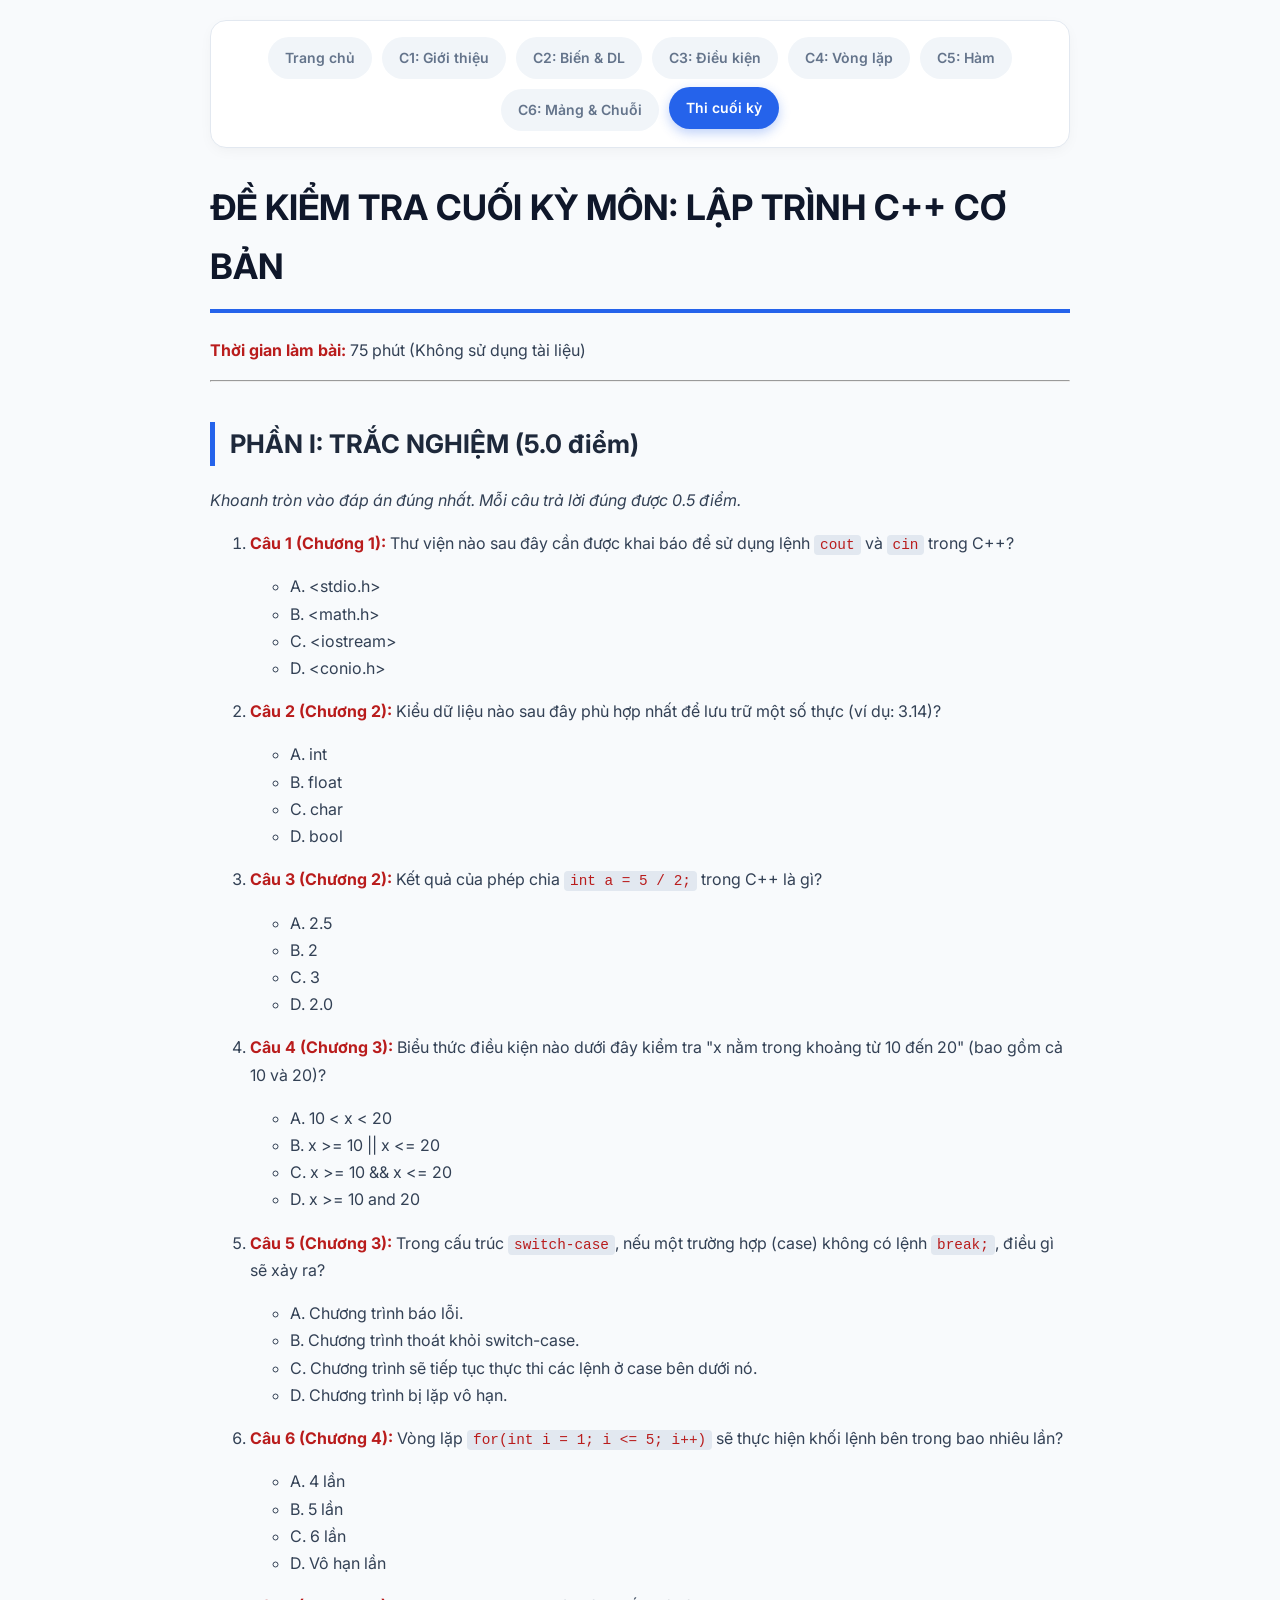
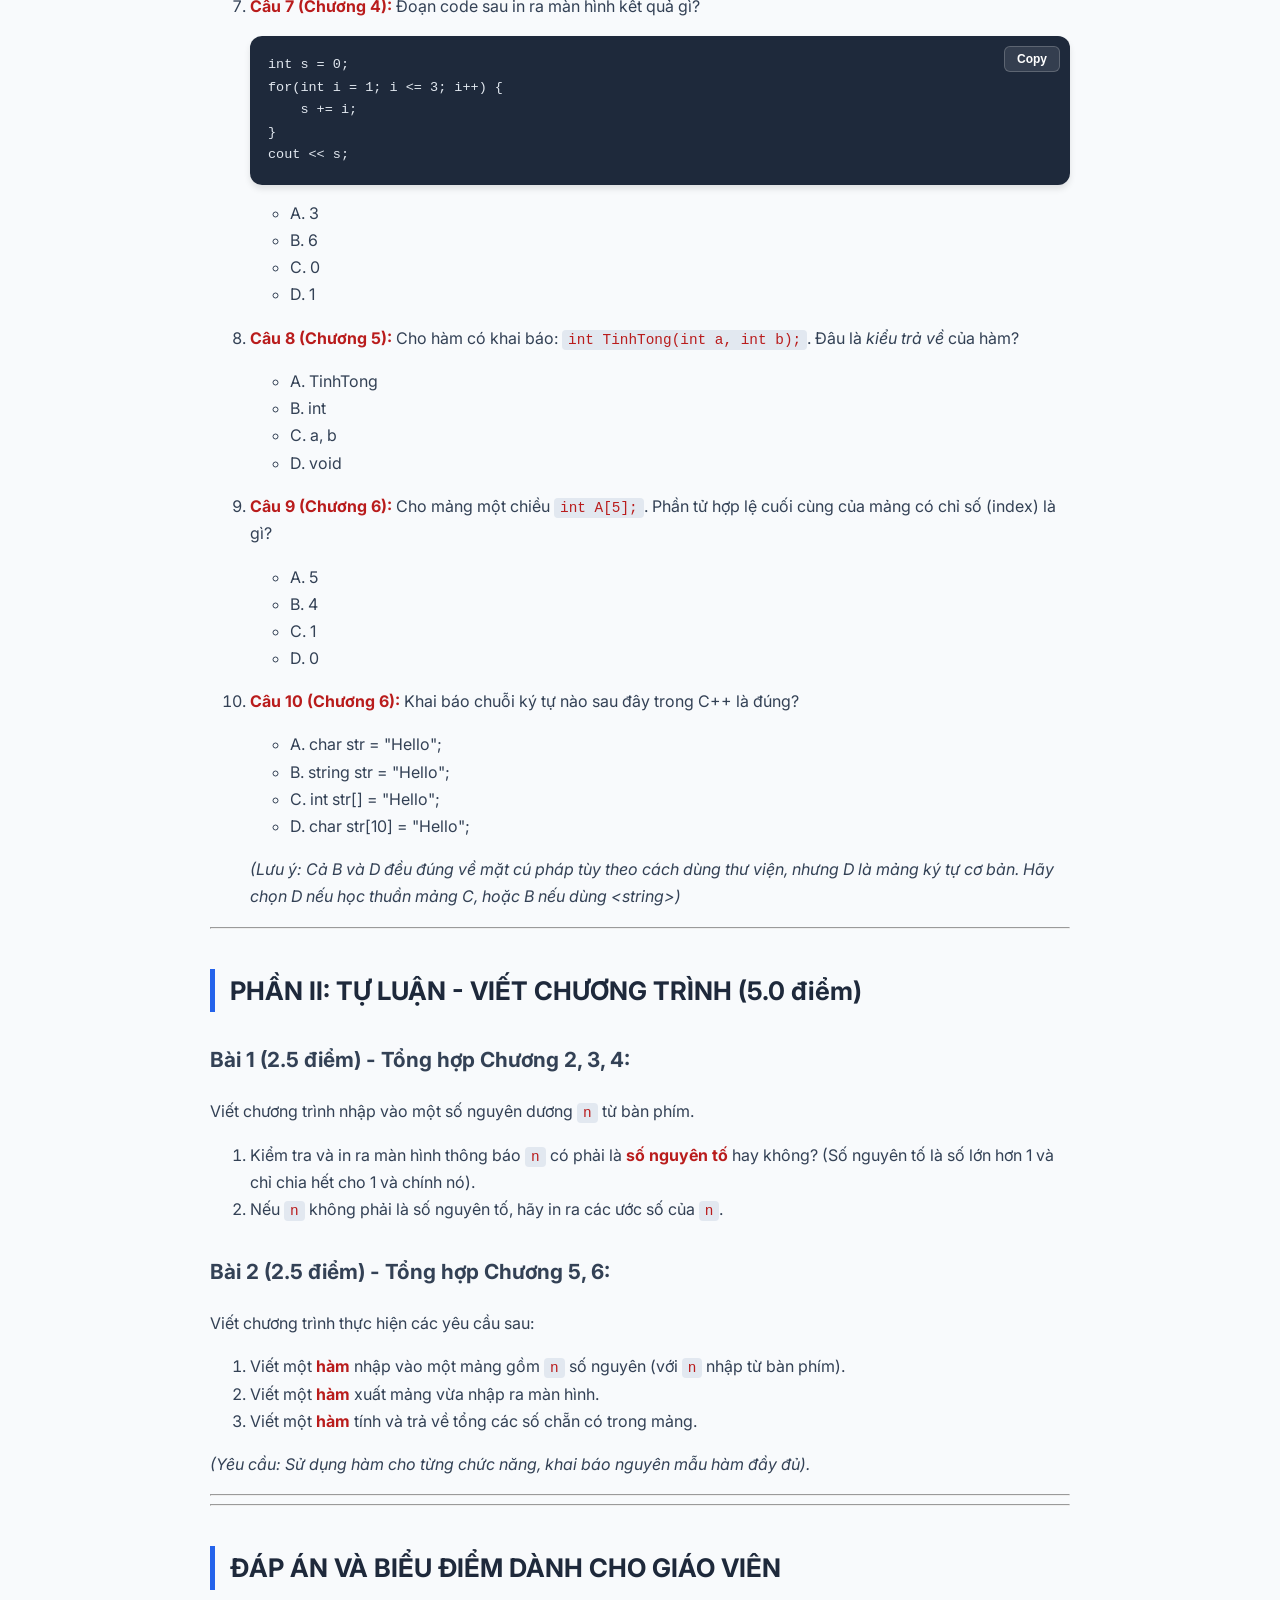
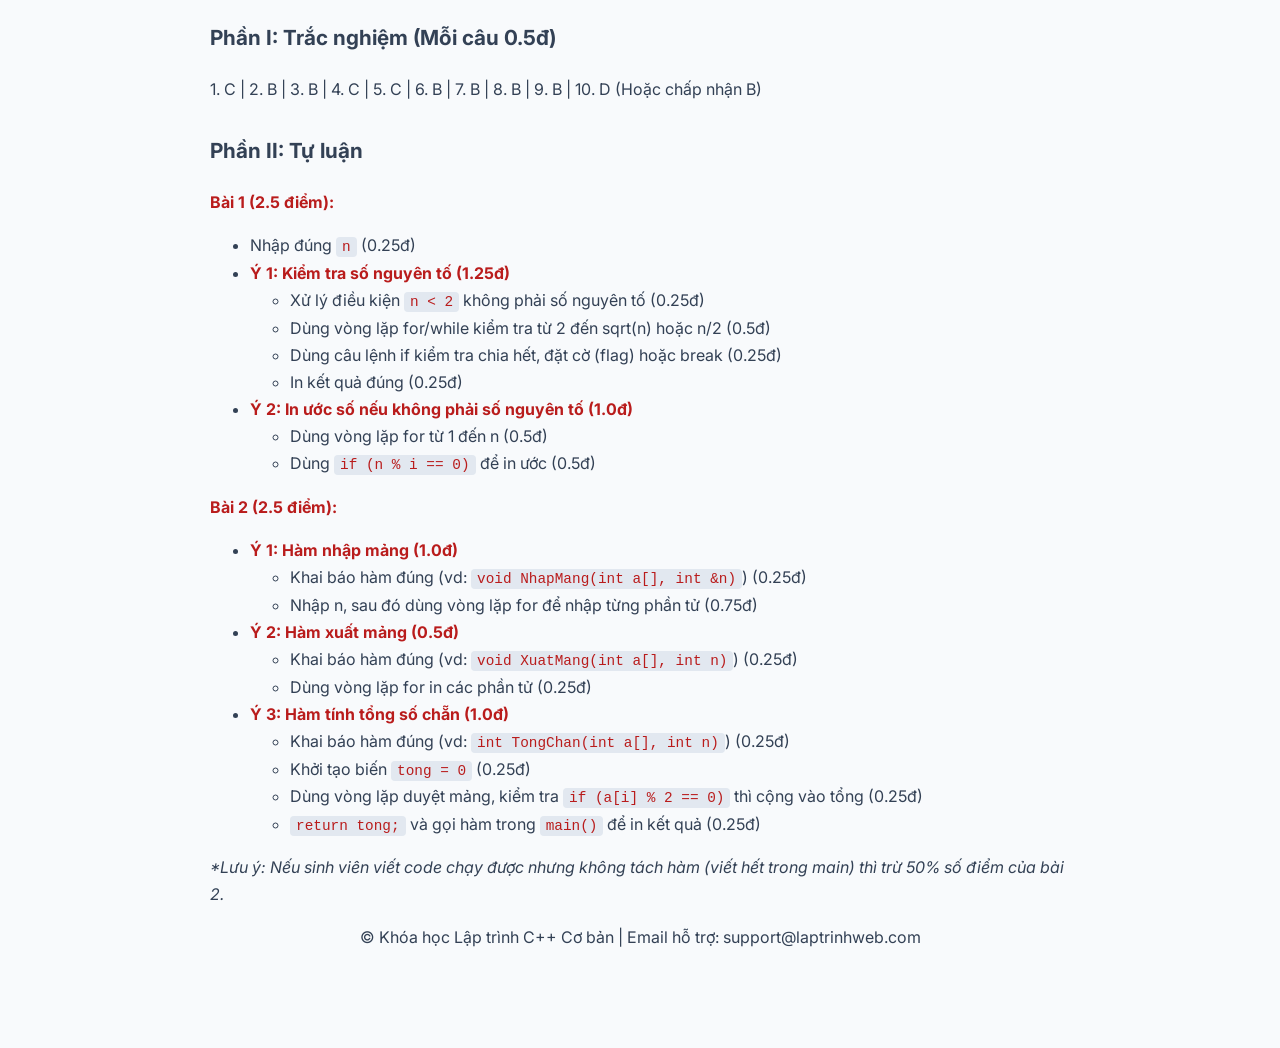
<file: cuoiki.html>
<!DOCTYPE html>
<html lang="vi">
<head>
    <meta charset="UTF-8">
    <meta name="viewport" content="width=device-width, initial-scale=1.0">
    <title>Đề Kiểm Tra Cuối Kỳ C++ Cơ Bản</title>
    <link rel="stylesheet" href="style.css">
</head>
<body>

    <h1>ĐỀ KIỂM TRA CUỐI KỲ MÔN: LẬP TRÌNH C++ CƠ BẢN</h1>
    <p><strong>Thời gian làm bài:</strong> 75 phút (Không sử dụng tài liệu)</p>

    <hr>

    <h2>PHẦN I: TRẮC NGHIỆM (5.0 điểm)</h2>
    <p><em>Khoanh tròn vào đáp án đúng nhất. Mỗi câu trả lời đúng được 0.5 điểm.</em></p>

    <ol>
        <li>
            <p><strong>Câu 1 (Chương 1):</strong> Thư viện nào sau đây cần được khai báo để sử dụng lệnh <code>cout</code> và <code>cin</code> trong C++?</p>
            <ul>
                <li>A. &lt;stdio.h&gt;</li>
                <li>B. &lt;math.h&gt;</li>
                <li>C. &lt;iostream&gt;</li>
                <li>D. &lt;conio.h&gt;</li>
            </ul>
        </li>
        <li>
            <p><strong>Câu 2 (Chương 2):</strong> Kiểu dữ liệu nào sau đây phù hợp nhất để lưu trữ một số thực (ví dụ: 3.14)?</p>
            <ul>
                <li>A. int</li>
                <li>B. float</li>
                <li>C. char</li>
                <li>D. bool</li>
            </ul>
        </li>
        <li>
            <p><strong>Câu 3 (Chương 2):</strong> Kết quả của phép chia <code>int a = 5 / 2;</code> trong C++ là gì?</p>
            <ul>
                <li>A. 2.5</li>
                <li>B. 2</li>
                <li>C. 3</li>
                <li>D. 2.0</li>
            </ul>
        </li>
        <li>
            <p><strong>Câu 4 (Chương 3):</strong> Biểu thức điều kiện nào dưới đây kiểm tra "x nằm trong khoảng từ 10 đến 20" (bao gồm cả 10 và 20)?</p>
            <ul>
                <li>A. 10 &lt; x &lt; 20</li>
                <li>B. x &gt;= 10 || x &lt;= 20</li>
                <li>C. x &gt;= 10 &amp;&amp; x &lt;= 20</li>
                <li>D. x &gt;= 10 and 20</li>
            </ul>
        </li>
        <li>
            <p><strong>Câu 5 (Chương 3):</strong> Trong cấu trúc <code>switch-case</code>, nếu một trường hợp (case) không có lệnh <code>break;</code>, điều gì sẽ xảy ra?</p>
            <ul>
                <li>A. Chương trình báo lỗi.</li>
                <li>B. Chương trình thoát khỏi switch-case.</li>
                <li>C. Chương trình sẽ tiếp tục thực thi các lệnh ở case bên dưới nó.</li>
                <li>D. Chương trình bị lặp vô hạn.</li>
            </ul>
        </li>
        <li>
            <p><strong>Câu 6 (Chương 4):</strong> Vòng lặp <code>for(int i = 1; i &lt;= 5; i++)</code> sẽ thực hiện khối lệnh bên trong bao nhiêu lần?</p>
            <ul>
                <li>A. 4 lần</li>
                <li>B. 5 lần</li>
                <li>C. 6 lần</li>
                <li>D. Vô hạn lần</li>
            </ul>
        </li>
        <li>
            <p><strong>Câu 7 (Chương 4):</strong> Đoạn code sau in ra màn hình kết quả gì?</p>
<pre><code>int s = 0;
for(int i = 1; i &lt;= 3; i++) {
    s += i;
}
cout &lt;&lt; s;</code></pre>
            <ul>
                <li>A. 3</li>
                <li>B. 6</li>
                <li>C. 0</li>
                <li>D. 1</li>
            </ul>
        </li>
        <li>
            <p><strong>Câu 8 (Chương 5):</strong> Cho hàm có khai báo: <code>int TinhTong(int a, int b);</code>. Đâu là <em>kiểu trả về</em> của hàm?</p>
            <ul>
                <li>A. TinhTong</li>
                <li>B. int</li>
                <li>C. a, b</li>
                <li>D. void</li>
            </ul>
        </li>
        <li>
            <p><strong>Câu 9 (Chương 6):</strong> Cho mảng một chiều <code>int A[5];</code>. Phần tử hợp lệ cuối cùng của mảng có chỉ số (index) là gì?</p>
            <ul>
                <li>A. 5</li>
                <li>B. 4</li>
                <li>C. 1</li>
                <li>D. 0</li>
            </ul>
        </li>
        <li>
            <p><strong>Câu 10 (Chương 6):</strong> Khai báo chuỗi ký tự nào sau đây trong C++ là đúng?</p>
            <ul>
                <li>A. char str = "Hello";</li>
                <li>B. string str = "Hello";</li>
                <li>C. int str[] = "Hello";</li>
                <li>D. char str[10] = "Hello";</li>
            </ul>
            <p><em>(Lưu ý: Cả B và D đều đúng về mặt cú pháp tùy theo cách dùng thư viện, nhưng D là mảng ký tự cơ bản. Hãy chọn D nếu học thuần mảng C, hoặc B nếu dùng &lt;string&gt;)</em></p>
        </li>
    </ol>

    <hr>

    <h2>PHẦN II: TỰ LUẬN - VIẾT CHƯƠNG TRÌNH (5.0 điểm)</h2>

    <h3>Bài 1 (2.5 điểm) - Tổng hợp Chương 2, 3, 4:</h3>
    <p>Viết chương trình nhập vào một số nguyên dương <code>n</code> từ bàn phím.</p>
    <ol>
        <li>Kiểm tra và in ra màn hình thông báo <code>n</code> có phải là <strong>số nguyên tố</strong> hay không? (Số nguyên tố là số lớn hơn 1 và chỉ chia hết cho 1 và chính nó).</li>
        <li>Nếu <code>n</code> không phải là số nguyên tố, hãy in ra các ước số của <code>n</code>.</li>
    </ol>

    <h3>Bài 2 (2.5 điểm) - Tổng hợp Chương 5, 6:</h3>
    <p>Viết chương trình thực hiện các yêu cầu sau:</p>
    <ol>
        <li>Viết một <strong>hàm</strong> nhập vào một mảng gồm <code>n</code> số nguyên (với <code>n</code> nhập từ bàn phím).</li>
        <li>Viết một <strong>hàm</strong> xuất mảng vừa nhập ra màn hình.</li>
        <li>Viết một <strong>hàm</strong> tính và trả về tổng các số chẵn có trong mảng.</li>
    </ol>
    <p><em>(Yêu cầu: Sử dụng hàm cho từng chức năng, khai báo nguyên mẫu hàm đầy đủ).</em></p>

    <hr>
    <hr>

    <h2>ĐÁP ÁN VÀ BIỂU ĐIỂM DÀNH CHO GIÁO VIÊN</h2>
    
    <h3>Phần I: Trắc nghiệm (Mỗi câu 0.5đ)</h3>
    <p>1. C | 2. B | 3. B | 4. C | 5. C | 6. B | 7. B | 8. B | 9. B | 10. D (Hoặc chấp nhận B)</p>

    <h3>Phần II: Tự luận</h3>
    <p><strong>Bài 1 (2.5 điểm):</strong></p>
    <ul>
        <li>Nhập đúng <code>n</code> (0.25đ)</li>
        <li><strong>Ý 1: Kiểm tra số nguyên tố (1.25đ)</strong>
            <ul>
                <li>Xử lý điều kiện <code>n &lt; 2</code> không phải số nguyên tố (0.25đ)</li>
                <li>Dùng vòng lặp for/while kiểm tra từ 2 đến sqrt(n) hoặc n/2 (0.5đ)</li>
                <li>Dùng câu lệnh if kiểm tra chia hết, đặt cờ (flag) hoặc break (0.25đ)</li>
                <li>In kết quả đúng (0.25đ)</li>
            </ul>
        </li>
        <li><strong>Ý 2: In ước số nếu không phải số nguyên tố (1.0đ)</strong>
            <ul>
                <li>Dùng vòng lặp for từ 1 đến n (0.5đ)</li>
                <li>Dùng <code>if (n % i == 0)</code> để in ước (0.5đ)</li>
            </ul>
        </li>
    </ul>

    <p><strong>Bài 2 (2.5 điểm):</strong></p>
    <ul>
        <li><strong>Ý 1: Hàm nhập mảng (1.0đ)</strong>
            <ul>
                <li>Khai báo hàm đúng (vd: <code>void NhapMang(int a[], int &amp;n)</code>) (0.25đ)</li>
                <li>Nhập n, sau đó dùng vòng lặp for để nhập từng phần tử (0.75đ)</li>
            </ul>
        </li>
        <li><strong>Ý 2: Hàm xuất mảng (0.5đ)</strong>
            <ul>
                <li>Khai báo hàm đúng (vd: <code>void XuatMang(int a[], int n)</code>) (0.25đ)</li>
                <li>Dùng vòng lặp for in các phần tử (0.25đ)</li>
            </ul>
        </li>
        <li><strong>Ý 3: Hàm tính tổng số chẵn (1.0đ)</strong>
            <ul>
                <li>Khai báo hàm đúng (vd: <code>int TongChan(int a[], int n)</code>) (0.25đ)</li>
                <li>Khởi tạo biến <code>tong = 0</code> (0.25đ)</li>
                <li>Dùng vòng lặp duyệt mảng, kiểm tra <code>if (a[i] % 2 == 0)</code> thì cộng vào tổng (0.25đ)</li>
                <li><code>return tong;</code> và gọi hàm trong <code>main()</code> để in kết quả (0.25đ)</li>
            </ul>
        </li>
    </ul>
    <p><em>*Lưu ý: Nếu sinh viên viết code chạy được nhưng không tách hàm (viết hết trong main) thì trừ 50% số điểm của bài 2.</em></p>
     <p align="center">
        &copy; Khóa học Lập trình C++ Cơ bản | Email hỗ trợ: support@laptrinhweb.com
    </p>
<script src="script.js"></script>
</body>
</html>
</file>
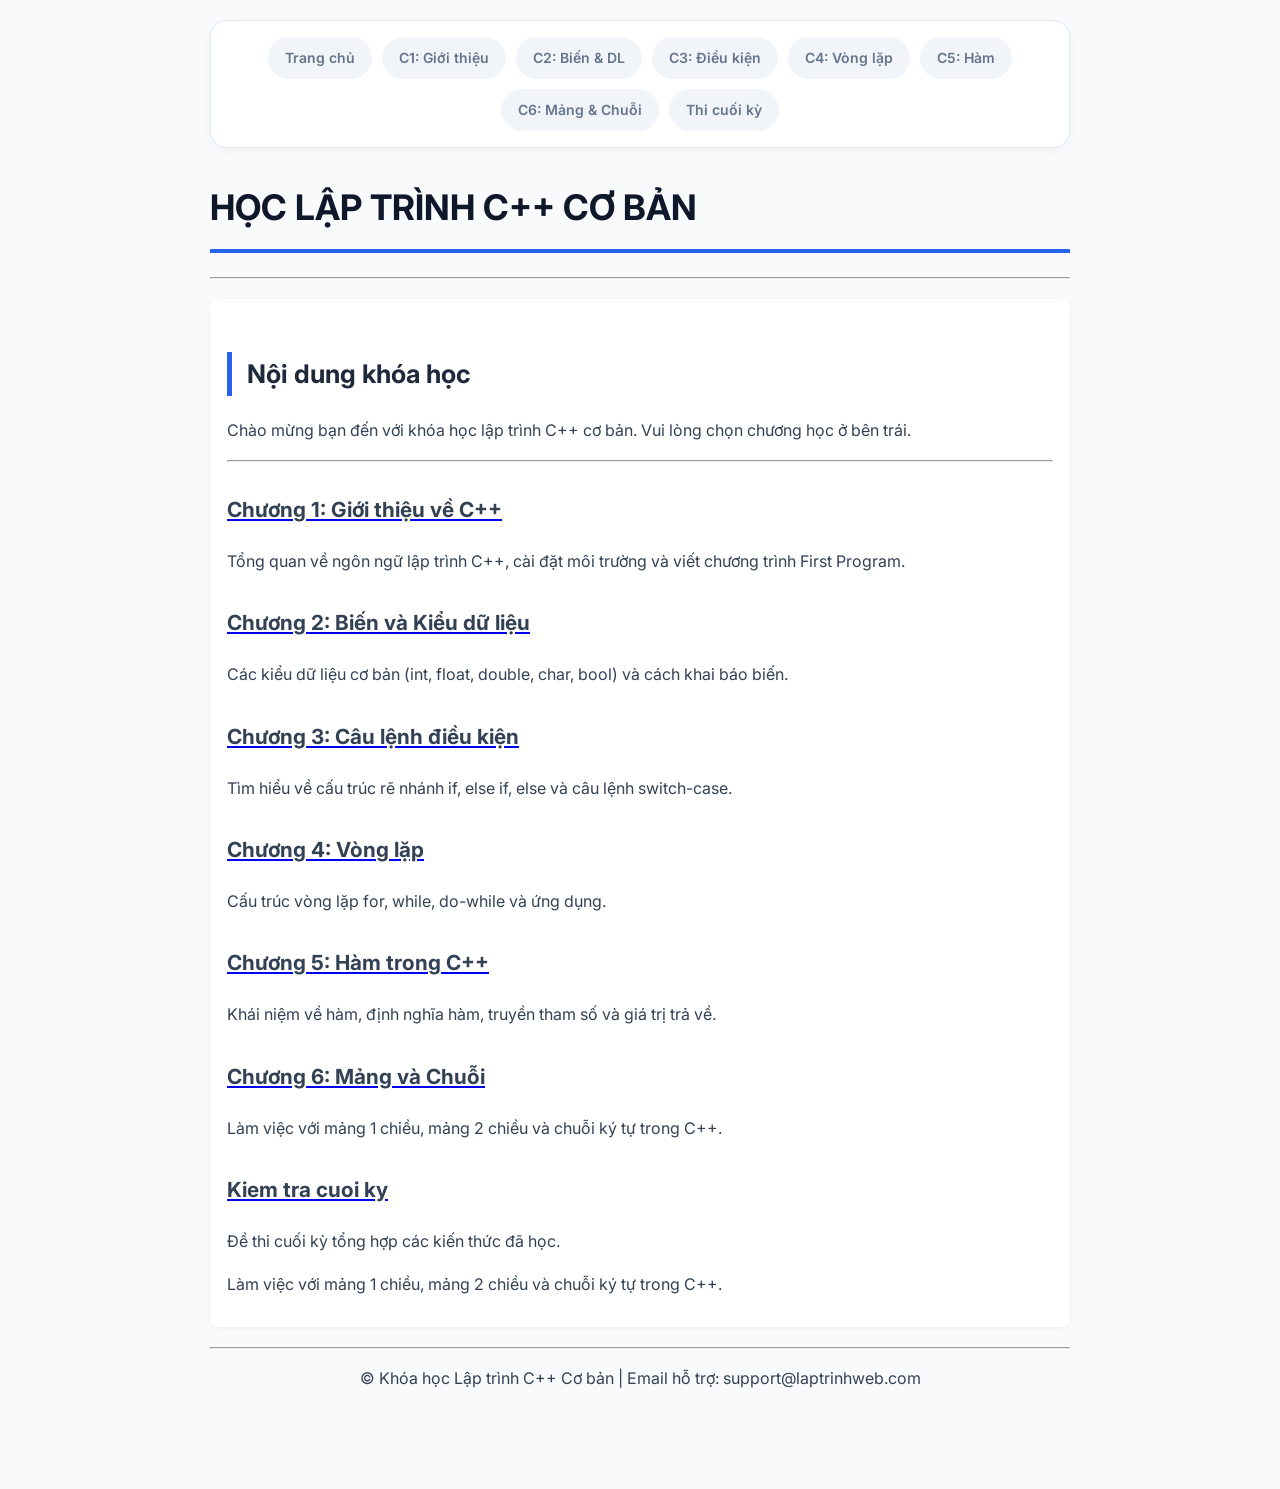
<file: trangchu.html>
<!DOCTYPE html>
<html>
<head>
    <title>Học lập trình C++ cơ bản</title>
    <link rel="stylesheet" href="style.css">
</head>
<body>

    <!-- Tiêu đề trang web -->
    <h1>HỌC LẬP TRÌNH C++ CƠ BẢN</h1>
    <hr>

    <!-- Bảng phân bố khung giao diện (Menu bên trái, Nội dung bên phải) -->
    <table border="1" width="100%">
        <tr>
            <td width="75%" valign="top">
                <h2>Nội dung khóa học</h2>
                <p>Chào mừng bạn đến với khóa học lập trình C++ cơ bản. Vui lòng chọn chương học ở bên trái.</p>
                <hr>
                <a href="chuong1.html"><h3 id="chuong1">Chương 1: Giới thiệu về C++</h3></a>
                <p>Tổng quan về ngôn ngữ lập trình C++, cài đặt môi trường và viết chương trình First Program.</p>

                <a href="chuong2.html"><h3 id="chuong2">Chương 2: Biến và Kiểu dữ liệu</h3></a>
                <p>Các kiểu dữ liệu cơ bản (int, float, double, char, bool) và cách khai báo biến.</p>

                <a href="chuong3.html"><h3 id="chuong3">Chương 3: Câu lệnh điều kiện</h3></a>
                <p>Tìm hiểu về cấu trúc rẽ nhánh if, else if, else và câu lệnh switch-case.</p>

                <a href="chuong4.html"><h3 id="chuong4">Chương 4: Vòng lặp</h3></a>
                <p>Cấu trúc vòng lặp for, while, do-while và ứng dụng.</p>

                <a href="chuong5.html"><h3 id="chuong5">Chương 5: Hàm trong C++</h3></a>
                <p>Khái niệm về hàm, định nghĩa hàm, truyền tham số và giá trị trả về.</p>

                <a href="chuong6.html"><h3 id="chuong6">Chương 6: Mảng và Chuỗi</h3></a>
                <p>Làm việc với mảng 1 chiều, mảng 2 chiều và chuỗi ký tự trong C++.</p>
                 <a href="cuoiki.html"><h3 id="cuoiki">Kiem tra cuoi ky</h3></a>
                 <p>Đề thi cuối kỳ tổng hợp các kiến thức đã học.</p>
                <p>Làm việc với mảng 1 chiều, mảng 2 chiều và chuỗi ký tự trong C++.</p>
            </td>
        </tr>
    </table>

    <hr>

    <!-- Phần Footer -->
    <p align="center">
        &copy; Khóa học Lập trình C++ Cơ bản | Email hỗ trợ: support@laptrinhweb.com
    </p>
<script src="script.js"></script>
</body>
</html>
</file>
<file: style.css>
/* ============================================================
   STYLE.CSS — Giao diện hiện đại & Tự động sửa lỗi
   ============================================================ */

@import url('https://fonts.googleapis.com/css2?family=Inter:wght@400;500;600;700&display=swap');

:root {
    --primary: #2563eb;
    --primary-hover: #1d4ed8;
    --bg-body: #f8fafc;
    --text-main: #334155;
    --text-heading: #0f172a;
    --card-bg: #ffffff;
}

* {
    box-sizing: border-box;
}

body {
    font-family: 'Inter', -apple-system, BlinkMacSystemFont, sans-serif;
    line-height: 1.7;
    color: var(--text-main);
    background-color: var(--bg-body);
    max-width: 900px;
    margin: 0 auto;
    padding: 20px 20px 80px;
}

/* ---------- THANH MENU MỚI (SIÊU ĐẸP) ---------- */
.top-nav {
    display: flex;
    flex-wrap: wrap;
    gap: 10px;
    justify-content: center;
    background: var(--card-bg);
    padding: 16px;
    border-radius: 16px;
    box-shadow: 0 4px 15px -3px rgba(0, 0, 0, 0.05), 0 2px 6px -2px rgba(0, 0, 0, 0.025);
    margin-bottom: 30px;
    position: sticky;
    top: 15px;
    z-index: 1000;
    border: 1px solid #e2e8f0;
}

.nav-item {
    padding: 8px 16px;
    border-radius: 30px;
    text-decoration: none;
    color: #64748b;
    background: #f1f5f9;
    font-weight: 600;
    font-size: 14px;
    transition: all 0.3s ease;
    border: 1px solid transparent;
}

.nav-item:hover {
    background: #e2e8f0;
    color: var(--primary);
    transform: translateY(-2px);
}

.nav-item.active {
    background: var(--primary);
    color: #ffffff;
    box-shadow: 0 4px 12px rgba(37, 99, 235, 0.3);
    transform: translateY(-2px);
}

/* ---------- TIÊU ĐỀ ---------- */
h1 {
    font-size: 2.2rem;
    color: var(--text-heading);
    border-bottom: 4px solid var(--primary);
    padding-bottom: 12px;
    margin-top: 10px;
}

h2 {
    font-size: 1.6rem;
    color: #1e293b;
    margin-top: 40px;
    border-left: 5px solid var(--primary);
    padding-left: 15px;
}

h3 {
    font-size: 1.3rem;
    color: #334155;
    margin-top: 30px;
}

h4 {
    font-size: 1.1rem;
    color: #475569;
}

strong {
    color: #b91c1c;
}

/* ---------- CODE BLOCK & PRE ---------- */
pre {
    background: #1e293b;
    color: #e2e8f0;
    padding: 18px;
    border-radius: 12px;
    overflow-x: auto;
    font-family: 'Consolas', 'Courier New', monospace;
    font-size: 15px;
    line-height: 1.5;
    box-shadow: 0 4px 6px rgba(0,0,0,0.1);
    position: relative;
}

code {
    font-family: 'Consolas', 'Courier New', monospace;
    background: #e2e8f0;
    color: #b91c1c;
    padding: 2px 6px;
    border-radius: 4px;
    font-size: 0.9em;
}

pre code {
    background: transparent;
    color: inherit;
    padding: 0;
}

/* ---------- BẢNG ---------- */
table {
    border-collapse: collapse;
    width: 100%;
    margin: 20px 0;
    background: var(--card-bg);
    border-radius: 8px;
    overflow: hidden;
    box-shadow: 0 1px 4px rgba(0,0,0,0.05);
}

th, td {
    padding: 12px 16px;
    border: 1px solid #e2e8f0;
    text-align: left;
}

th {
    background: #f8fafc;
    font-weight: 600;
    color: #0f172a;
}

/* ---------- RESPONSIVE ---------- */
@media (max-width: 768px) {
    body { padding: 12px 12px 60px; }
    .top-nav { padding: 12px 8px; gap: 6px; }
    .nav-item { padding: 6px 12px; font-size: 12px; }
    h1 { font-size: 1.8rem; }
    h2 { font-size: 1.4rem; }
}
/* ---------- NÚT BÀI TẬP ---------- */
.btn-baitap {
    display: inline-block;
    padding: 12px 28px;
    background: var(--primary);
    color: #ffffff;
    text-decoration: none;
    font-weight: 600;
    font-size: 16px;
    border-radius: 30px;
    box-shadow: 0 4px 12px rgba(37, 99, 235, 0.3);
    transition: all 0.3s ease;
    border: 2px solid transparent;
}

.btn-baitap:hover {
    background: var(--primary-hover);
    transform: translateY(-3px);
    box-shadow: 0 8px 18px rgba(37, 99, 235, 0.4);
}

.btn-baitap:active {
    transform: translateY(-1px);
}
</file>
